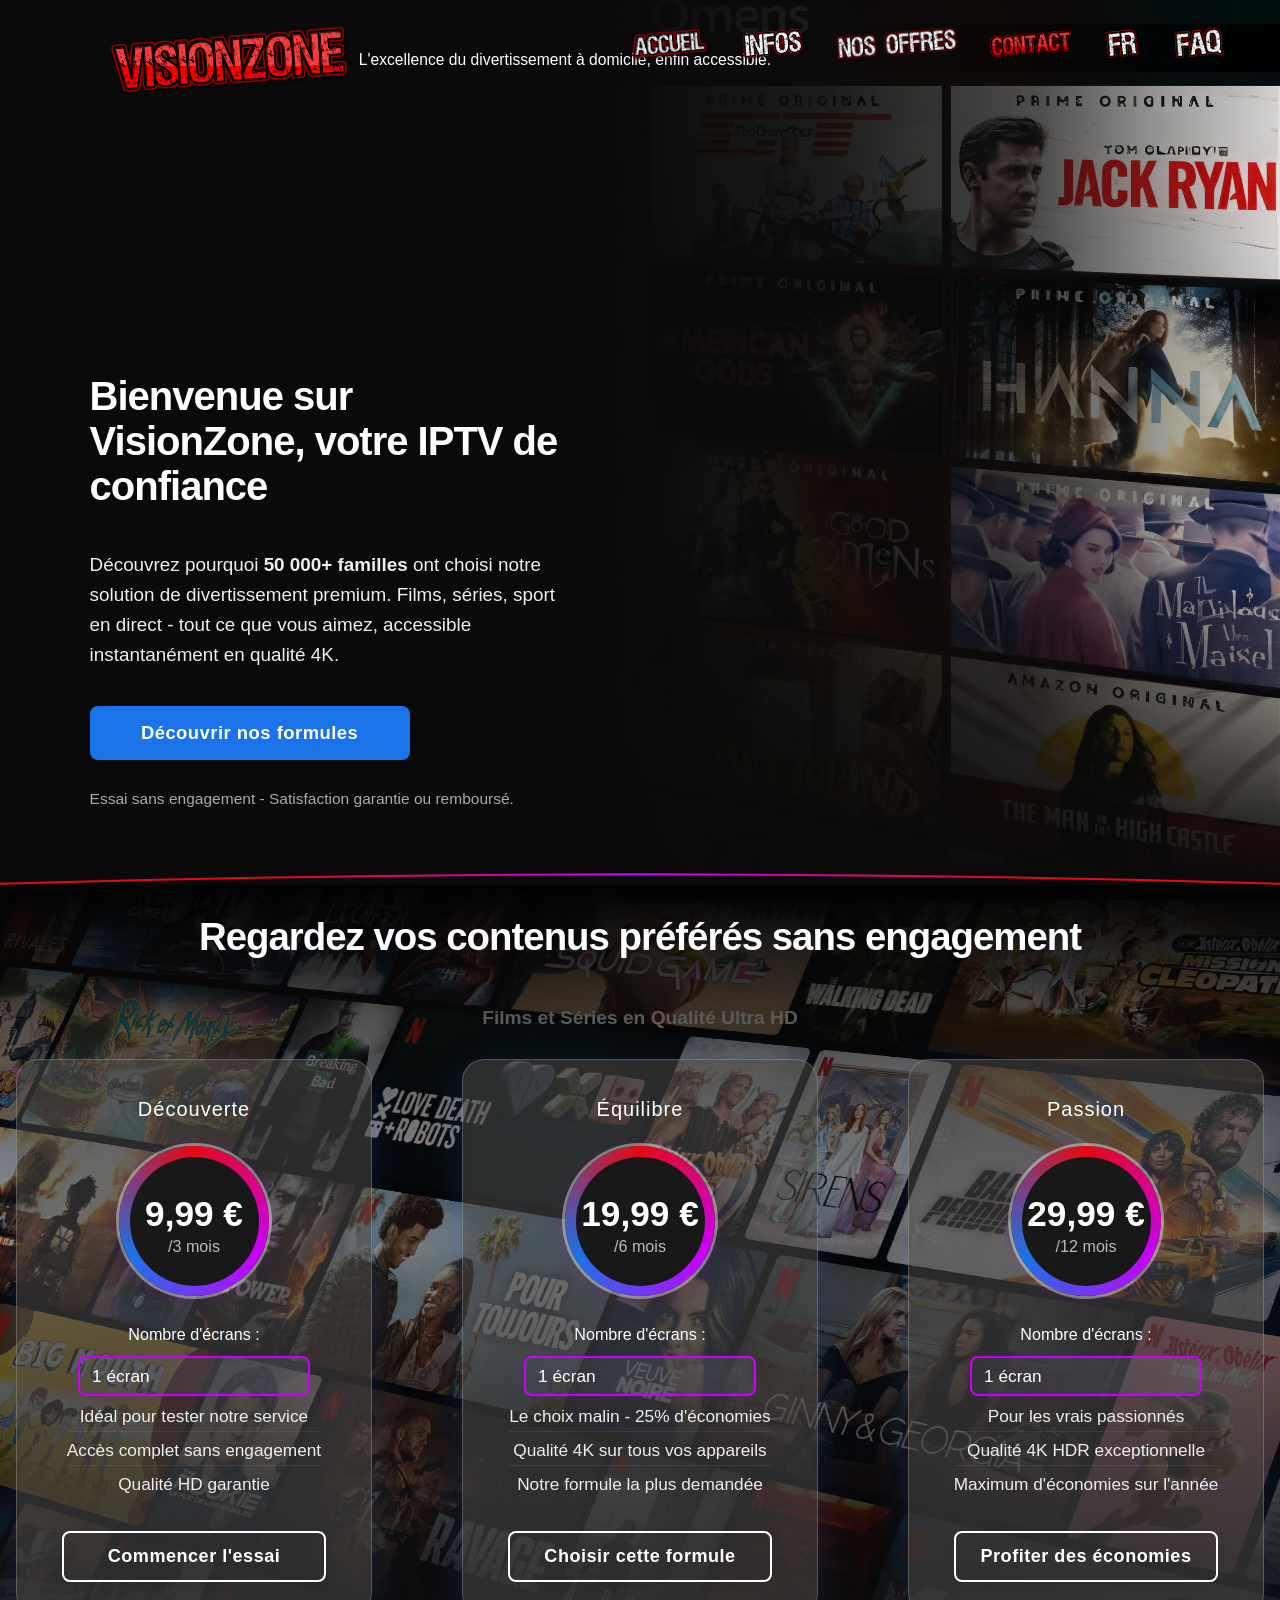
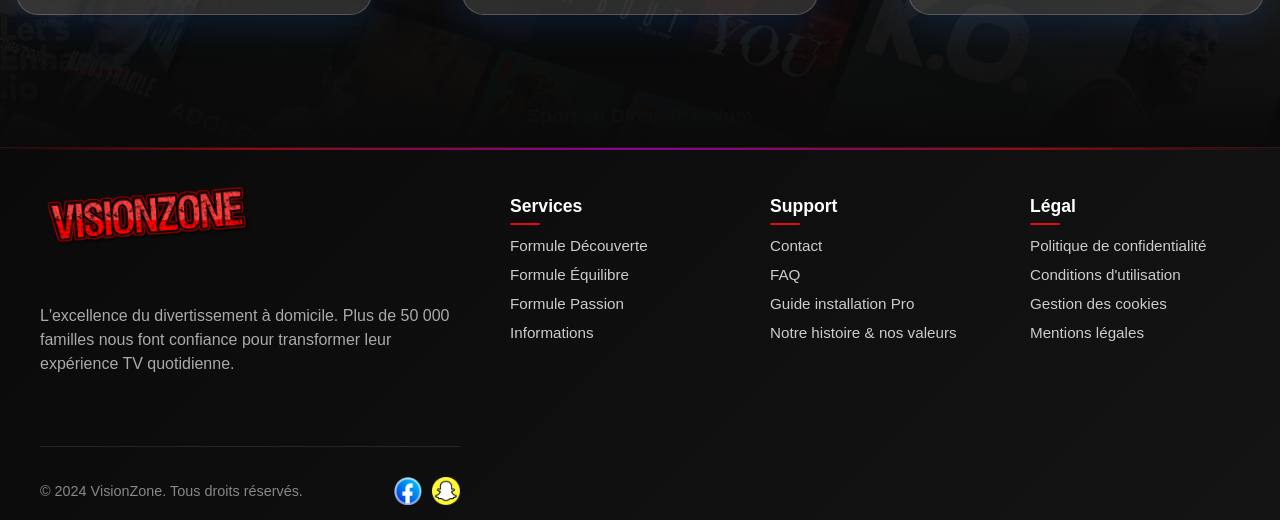
<file: index.html>
<!DOCTYPE html>
<html lang="fr">
<head>
  <meta charset="UTF-8">
  <meta name="viewport" content="width=device-width, initial-scale=1.0">
  <title>Abonnement IPTV, Séries & Films en direct HD – VisionZone</title>
  <link rel="canonical" href="https://bosta95.github.io/site/">
  <meta name="description" content="Découvrez VisionZone, votre service IPTV par abonnement : chaînes TV, films, séries, sport et replay en direct HD. Profitez d'une expérience TV sans limite.">
  <meta name="keywords" content="iptv abonnement, films direct, séries direct, sport direct, visionzone, iptv hd, divertissement, replay tv">
  <meta property="og:title" content="VisionZone – IPTV abonnement, Séries & Films en direct HD">
  <meta property="og:description" content="Découvrez VisionZone, votre service IPTV par abonnement : chaînes TV, films, séries, sport et replay en direct HD. Profitez d'une expérience TV sans limite.">
  <meta property="og:type" content="website">
<meta property="og:image:width" content="1200">
  <meta property="og:image:height" content="630">
  <meta property="og:site_name" content="VisionZone">
  <meta name="twitter:card" content="summary_large_image">
  <meta name="twitter:title" content="VisionZone – IPTV abonnement, Séries & Films en direct HD">
  <meta name="twitter:description" content="Découvrez VisionZone, votre service IPTV par abonnement : chaînes TV, films, séries, sport et replay en direct HD. Profitez d'une expérience TV sans limite.">
<meta name="robots" content="index, follow">
  <link rel="stylesheet" href="./style.css">
  <link rel="icon" type="image/x-icon" href="favicon.ico">
  <link rel="icon" type="image/png" sizes="48x48" href="favicon.png">
  
  <!-- Schema.org structured data -->
</head>
<body>
  <div class="nf-floating-header">
    <div class="nf-floating-left">
      <img src="./imgs/visionzone.png" alt="VisionZone Logo" class="nf-logo-img" style="height: 95px; margin-right: 12px; margin-top: -2px;">
      <span id="slogan" class="premium-slogan" style="font-size:0.98rem; margin-left:-10px; margin-top:33px; display:inline-block; vertical-align: middle;">L'excellence du divertissement à domicile, enfin accessible.</span>
    </div>
    <div class="nf-floating-header-bg"></div>
    
    <!-- Menu burger pour mobile -->
    <button class="mobile-menu-toggle" id="mobile-menu-toggle">
      <div class="burger-icon">
        <div class="burger-line"></div>
        <div class="burger-line"></div>
        <div class="burger-line"></div>
      </div>
    </button>
    
    <!-- Menu déroulant mobile -->
    <div class="mobile-menu-dropdown" id="mobile-menu-dropdown">
      <a href="index.html" class="mobile-menu-item">
        <img src="./imgs/accueil.png" alt="Accueil">
        Accueil
      </a>
      <a href="astuces-infos.html" class="mobile-menu-item">
        <img src="./imgs/infos.png" alt="Infos">
        Informations
      </a>
      <a href="#offers-section" class="mobile-menu-item">
        <img src="./imgs/nosoffres.png" alt="Nos offres">
        Nos Offres
      </a>
      <a href="contact.html" class="mobile-menu-item">
        <img src="./imgs/contact.png" alt="Contact">
        Contact
      </a>
      <a href="faq.html" class="mobile-menu-item">
        <img src="./imgs/faq.png" alt="FAQ">
        FAQ
      </a>
      <div style="border-top: 1px solid rgba(255,255,255,0.1); padding: 15px 20px;">
        <div style="display: flex; gap: 15px; justify-content: center; align-items: center;">
          <button class="mobile-lang-btn active" data-lang="fr" style="background: none; border: 2px solid #e50914; color: #e50914; padding: 8px 12px; border-radius: 6px; cursor: pointer; font-size: 0.9rem; font-weight: bold; transition: all 0.3s ease;">
            FR
          </button>
          <button class="mobile-lang-btn" data-lang="en" style="background: none; border: 2px solid rgba(255,255,255,0.3); color: rgba(255,255,255,0.7); padding: 8px 12px; border-radius: 6px; cursor: pointer; font-size: 0.9rem; font-weight: bold; transition: all 0.3s ease;">
            EN
          </button>
        </div>
      </div>
    </div>
    
    <!-- Menu desktop (caché sur mobile) -->
    <div class="nf-floating-right">
      <a href="index.html" id="menu-home" class="nf-btn-home-img" style="display:inline-block;"><img src="./imgs/accueil.png" alt="Accueil" style="height:90px;width:90px;object-fit:contain;vertical-align:middle;"></a>
      <a href="astuces-infos.html" id="menu-infos" class="nf-btn-infos-img" style="display:inline-block;"><img src="./imgs/infos.png" alt="Infos" style="height:70px;width:70px;object-fit:contain;vertical-align:middle;"></a>
      <a href="#offers-section" id="menu-offers" class="nf-btn-offers-img" style="display:inline-block;"><img src="./imgs/nosoffres.png" alt="Nos offres" style="height:130px;width:130px;object-fit:contain;vertical-align:middle;"></a>
      <a href="contact.html" id="menu-contact" class="nf-btn-contact-img" style="display:inline-block;"><img src="./imgs/contact.png" alt="Contact" style="height:90px;width:90px;object-fit:contain;vertical-align:middle;"></a>
      <div class="nf-lang-select-wrapper" style="position: relative; z-index: 102;">
        <img src="./imgs/FR.png" alt="Français" id="lang-btn-img" style="height:45px;width:45px;object-fit:contain;vertical-align:middle;cursor:pointer;">
        <div id="lang-dropdown" class="lang-dropdown" style="display:none; position:absolute; top:60px; left:0; background:#181818; border-radius:8px; box-shadow:0 2px 8px rgba(0,0,0,0.18); min-width:120px; z-index:103;">
          <div class="lang-option" data-lang="fr" style="padding:12px 22px; color:#fff; cursor:pointer;">Français</div>
          <div class="lang-option" data-lang="en" style="padding:12px 22px; color:#fff; cursor:pointer;">English</div>
        </div>
      </div>
      <a href="faq.html" id="menu-faq" class="nf-btn-faq-img" style="display:inline-block;"><img src="./imgs/faq.png" alt="FAQ" style="height:60px;width:60px;object-fit:contain;vertical-align:middle;"></a>
    </div>
  </div>
  <div class="immersive-bg">
    <div class="immersive-content">
      <div class="immersive-text">
        <h1 id="main-title">Bienvenue sur VisionZone, votre IPTV de confiance</h1>
        <p id="main-desc">Découvrez pourquoi <strong>50 000+ familles</strong> ont choisi notre solution de divertissement premium. Films, séries, sport en direct - tout ce que vous aimez, accessible instantanément en qualité 4K.</p>
        <a href="offre-3mois.html" id="main-btn" class="immersive-btn">Découvrir nos formules</a>
        <div id="main-note" class="immersive-note">Essai sans engagement - Satisfaction garantie ou remboursé.</div>
      </div>
      <div class="immersive-image">
        <img src="./imgs/pub.jpg" alt="Films, séries et sport en streaming 4K - VisionZone" />
        <div class="image-fade"></div>
      </div>
    </div>
  </div>
  <!-- LIGNE DE SEPARATION -->
  <div class="offers-separator">
    <svg viewBox="0 0 1920 30" width="100%" height="30" fill="none" xmlns="http://www.w3.org/2000/svg" style="display:block;">
      <defs>
        <linearGradient id="offers-glow" x1="0" y1="0" x2="1920" y2="0" gradientUnits="userSpaceOnUse">
          <stop offset="0" stop-color="#e50914"/>
          <stop offset="0.20" stop-color="#e50914"/>
          <stop offset="0.50" stop-color="#c800ff"/>
          <stop offset="0.80" stop-color="#e50914"/>
          <stop offset="1" stop-color="#e50914"/>
        </linearGradient>
      </defs>
      <filter id="glow" x="-20" y="-20" width="1960" height="70" filterUnits="userSpaceOnUse">
        <feGaussianBlur stdDeviation="6" result="coloredBlur"/>
        <feMerge>
          <feMergeNode in="coloredBlur"/>
          <feMergeNode in="SourceGraphic"/>
        </feMerge>
      </filter>
      <path d="M0,28 Q960,0 1920,28" stroke="url(#offers-glow)" stroke-width="3" fill="none"/>
    </svg>
  </div>
  
  <!-- SECTION AVEC FOND -->
  <div class="offers-background-section" id="offers-section">
    <!-- OFFRES PREMIUM -->
    <h2 class="offers-title">Regardez vos contenus préférés sans engagement</h2>
    <h3 style="color:#fff;font-size:1.2rem;margin:30px 0 20px 0;text-align:center;font-weight:600;">Films et Séries en Qualité Ultra HD</h3>
    <div class="premium-offers-cards">
      <div class="premium-offer-card">
        <div class="offer-title">Découverte</div>
        <div class="offer-price-circle spin1">
          <div class="offer-price-inner">
            <span>9,99&nbsp;€</span>
            <small>/3 mois</small>
          </div>
        </div>
        <label for="screens-basic" style="color:#fff;font-size:1.01rem;margin-bottom:2px;">Nombre d'écrans :</label>
        <select class="premium-offer-select" id="screens-basic">
          <option value="1">1 écran</option>
          <option value="2">2 écrans</option>
          <option value="3">3 écrans</option>
          <option value="4">4 écrans</option>
        </select>
        <ul class="offer-features">
          <li>Idéal pour tester notre service</li>
          <li>Accès complet sans engagement</li>
          <li>Qualité HD garantie</li>
        </ul>
        <a href="#" class="premium-offer-btn" id="btn-basic">Commencer l'essai</a>
      </div>
      <div class="premium-offer-card">
        <div class="offer-title">Équilibre</div>
        <div class="offer-price-circle spin2">
          <div class="offer-price-inner">
            <span>19,99&nbsp;€</span>
            <small>/6 mois</small>
          </div>
        </div>
        <label for="screens-premium" style="color:#fff;font-size:1.01rem;margin-bottom:2px;">Nombre d'écrans :</label>
        <select class="premium-offer-select" id="screens-premium">
          <option value="1">1 écran</option>
          <option value="2">2 écrans</option>
          <option value="3">3 écrans</option>
          <option value="4">4 écrans</option>
        </select>
        <ul class="offer-features">
          <li>Le choix malin - 25% d'économies</li>
          <li>Qualité 4K sur tous vos appareils</li>
          <li>Notre formule la plus demandée</li>
        </ul>
        <a href="#" class="premium-offer-btn" id="btn-premium">Choisir cette formule</a>
      </div>
      <div class="premium-offer-card">
        <div class="offer-title">Passion</div>
        <div class="offer-price-circle spin3">
          <div class="offer-price-inner">
            <span>29,99&nbsp;€</span>
            <small>/12 mois</small>
          </div>
        </div>
        <label for="screens-ultra" style="color:#fff;font-size:1.01rem;margin-bottom:2px;">Nombre d'écrans :</label>
        <select class="premium-offer-select" id="screens-ultra">
          <option value="1">1 écran</option>
          <option value="2">2 écrans</option>
          <option value="3">3 écrans</option>
          <option value="4">4 écrans</option>
        </select>
        <ul class="offer-features">
          <li>Pour les vrais passionnés</li>
          <li>Qualité 4K HDR exceptionnelle</li>
          <li>Maximum d'économies sur l'année</li>
        </ul>
        <a href="#" class="premium-offer-btn" id="btn-ultra">Profiter des économies</a>
      </div>
    </div>
    <h3 style="color:#fff;font-size:1.2rem;margin:30px 0 20px 0;text-align:center;font-weight:600;">Sport en Direct Premium</h3>
  </div>

  <!-- FOOTER PREMIUM -->
  <footer class="premium-footer">
    <div class="footer-container">
      <!-- Colonne Marque -->
      <div class="footer-brand">
        <div class="footer-logo">
          <img src="./imgs/visionzone.png" alt="VisionZone - Solution de Divertissement Premium" style="height: 80px; width: auto;">
        </div>
        <p class="footer-tagline" id="footer-tagline">L'excellence du divertissement à domicile. Plus de 50 000 familles nous font confiance pour transformer leur expérience TV quotidienne.</p>
      </div>
      
      <!-- Colonne Services -->
      <div class="footer-section">
        <h3 class="footer-title" id="footer-services-title">Services</h3>
        <div class="footer-links">
          <a href="offre-3mois.html" class="footer-link" id="footer-link-discovery">Formule Découverte</a>
          <a href="offre-6mois.html" class="footer-link" id="footer-link-balance">Formule Équilibre</a>
          <a href="offre-12mois.html" class="footer-link" id="footer-link-passion">Formule Passion</a>
          <a href="astuces-infos.html" class="footer-link" id="footer-link-info">Informations</a>
        </div>
      </div>
      
      <!-- Colonne Support -->
      <div class="footer-section">
        <h3 class="footer-title" id="footer-support-title">Support</h3>
        <div class="footer-links">
          <a href="contact.html" class="footer-link" id="footer-link-contact">Contact</a>
          <a href="faq.html" class="footer-link" id="footer-link-faq">FAQ</a>
          <a href="installation-facile-rapide.html" class="footer-link">Guide installation Pro</a>
          <a href="qui-sommes-nous.html" class="footer-link">Notre histoire &amp; nos valeurs</a>
        </div>
      </div>
      
      <!-- Colonne Légal -->
      <div class="footer-section">
        <h3 class="footer-title" id="footer-legal-title">Légal</h3>
        <div class="footer-links">
          <a href="confidentialite.html" class="footer-link" id="footer-link-privacy">Politique de confidentialité</a>
          <a href="conditions.html" class="footer-link" id="footer-link-terms">Conditions d'utilisation</a>
          <a href="cookies.html" class="footer-link" id="footer-link-cookies">Gestion des cookies</a>
          <a href="mentions-legales.html" class="footer-link" id="footer-link-mentions">Mentions légales</a>
        </div>
      </div>
    </div>
    
    <!-- Bas du footer -->
    <div class="footer-container">
      <div class="footer-bottom">
        <div class="footer-copyright" id="footer-copyright">
          © 2024 VisionZone. Tous droits réservés.
        </div>
        <div class="footer-social" style="gap:10px;">
          <a href="https://www.facebook.com/groups/1740808673190199?locale=fr_FR" target="_blank" rel="noopener" title="Rejoignez notre communauté Facebook VisionZone">
            <img src="./imgs/facebook.png" alt="Facebook VisionZone" style="width:28px;height:28px;object-fit:contain;vertical-align:middle;">
          </a>
          <a href="https://www.snapchat.com/add/dyuka.953" target="_blank" rel="noopener" title="Suivez-nous sur Snapchat">
            <img src="./imgs/snap.png" alt="Snapchat VisionZone" style="width:28px;height:28px;object-fit:contain;vertical-align:middle;">
          </a>
        </div>
      </div>
    </div>
  </footer>

  <!-- Scripts -->
  <script src="./js/main.js"></script>
  <script src="./js/offres.js"></script>
  
  <!-- Script pour le menu burger -->
  <script>
    // Gestion du menu burger
    const mobileMenuToggle = document.getElementById('mobile-menu-toggle');
    const mobileMenuDropdown = document.getElementById('mobile-menu-dropdown');
    
    mobileMenuToggle.addEventListener('click', function(e) {
      e.preventDefault();
      e.stopPropagation();
      mobileMenuToggle.classList.toggle('active');
      mobileMenuDropdown.classList.toggle('active');
    });
    
    // Fermer le menu si on clique ailleurs
    document.addEventListener('click', function(event) {
      if (!mobileMenuToggle.contains(event.target) && !mobileMenuDropdown.contains(event.target)) {
        mobileMenuToggle.classList.remove('active');
        mobileMenuDropdown.classList.remove('active');
      }
    });
    
    // Fermer le menu après clic sur un lien
    const mobileMenuItems = document.querySelectorAll('.mobile-menu-item');
    mobileMenuItems.forEach(item => {
      item.addEventListener('click', function() {
        if (this.getAttribute('href')) {
          mobileMenuToggle.classList.remove('active');
          mobileMenuDropdown.classList.remove('active');
        }
      });
    });
    
    // Gestion simple des boutons de langue
    const langBtns = document.querySelectorAll('.mobile-lang-btn');
    
    langBtns.forEach(btn => {
      btn.addEventListener('click', function() {
        // Retirer l'état actif de tous les boutons
        langBtns.forEach(b => {
          b.classList.remove('active');
          b.style.border = '2px solid rgba(255,255,255,0.3)';
          b.style.color = 'rgba(255,255,255,0.7)';
        });
        
        // Activer le bouton cliqué
        this.classList.add('active');
        this.style.border = '2px solid #e50914';
        this.style.color = '#e50914';
        
        // Utiliser la fonction de traduction existante de main.js
        const lang = this.dataset.lang;
        updateLanguage(lang);
        
        // Fermer le menu
        mobileMenuToggle.classList.remove('active');
        mobileMenuDropdown.classList.remove('active');
      });
    });
  </script>
  
  <script>
  document.getElementById('btn-basic').addEventListener('click', function(e) {
    e.preventDefault();
    var nbEcrans = document.getElementById('screens-basic').value;
    window.location.href = 'offre-3mois.html?ecrans=' + nbEcrans;
  });
  
  document.getElementById('btn-premium').addEventListener('click', function(e) {
    e.preventDefault();
    var nbEcrans = document.getElementById('screens-premium').value;
    window.location.href = 'offre-6mois.html?ecrans=' + nbEcrans;
  });
  
  document.getElementById('btn-ultra').addEventListener('click', function(e) {
    e.preventDefault();
    var nbEcrans = document.getElementById('screens-ultra').value;
    window.location.href = 'offre-12mois.html?ecrans=' + nbEcrans;
  });
  </script>
</body>
</html>
</file>
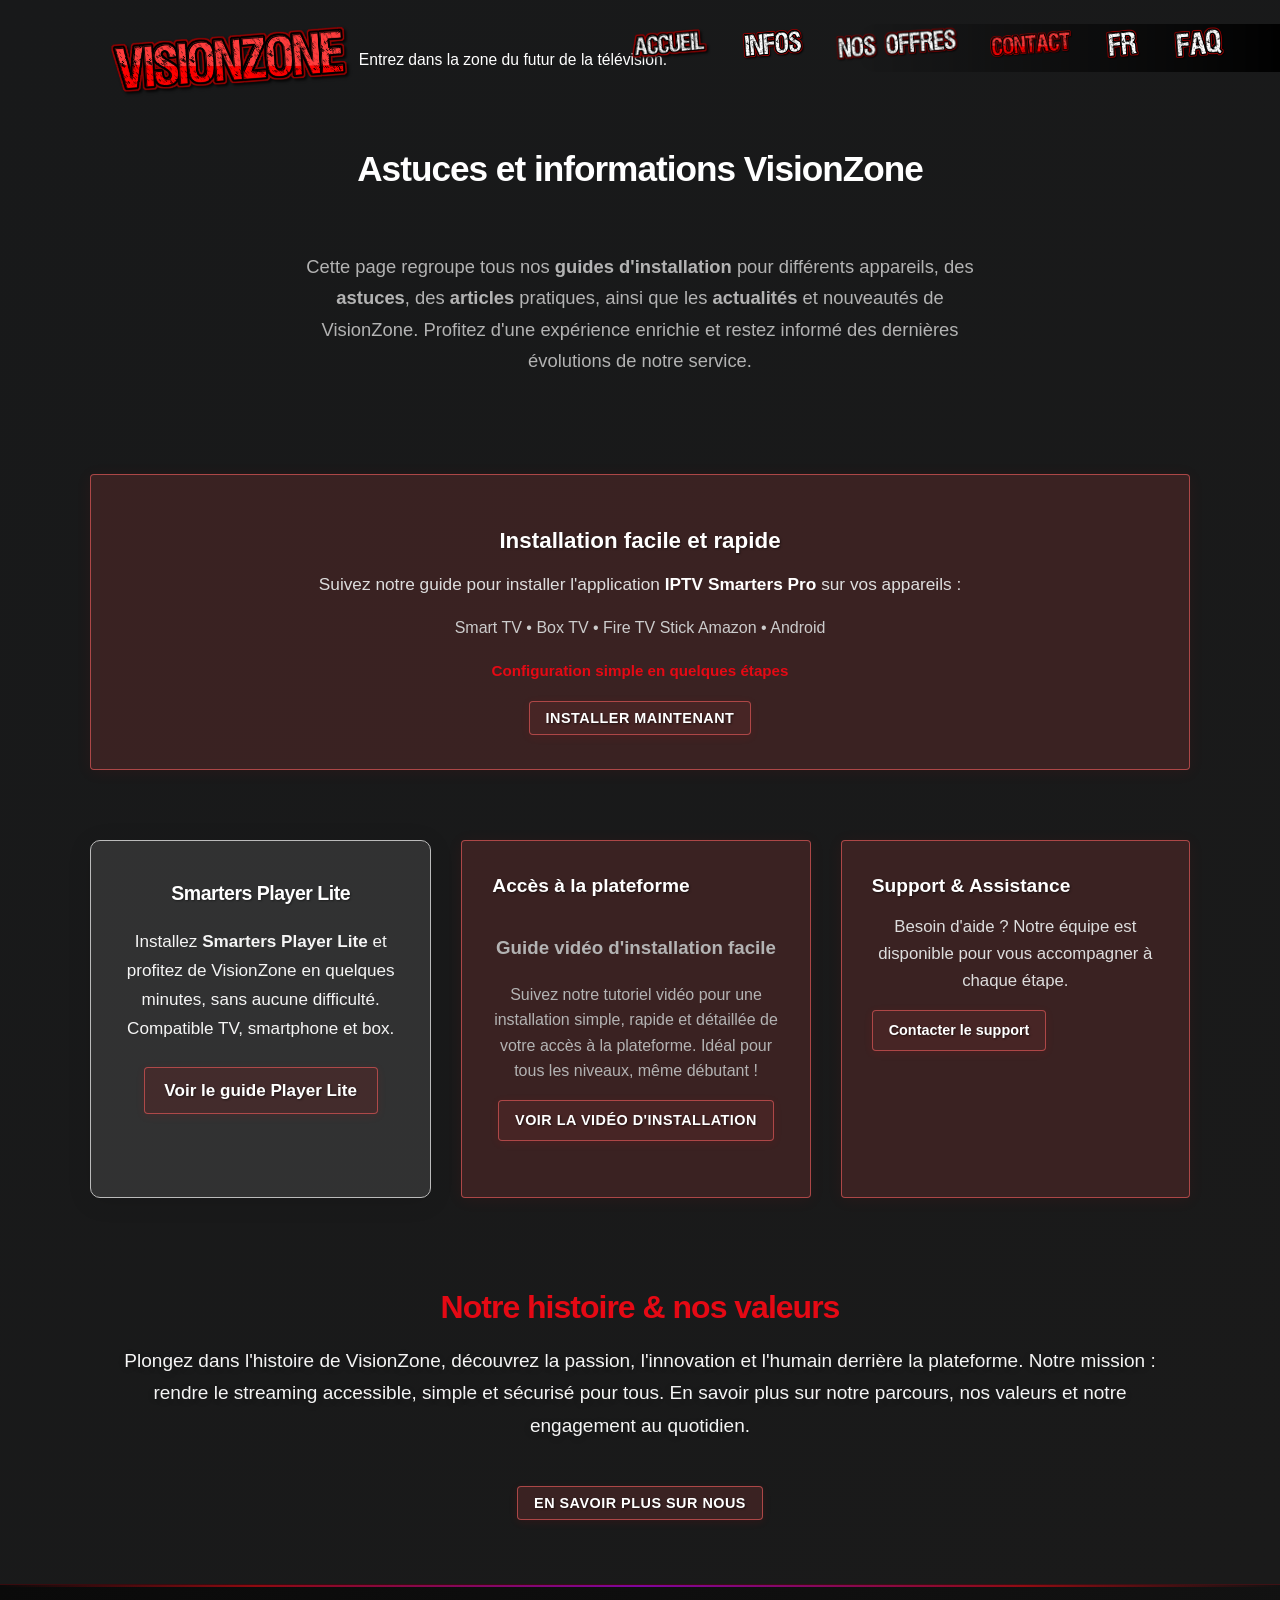
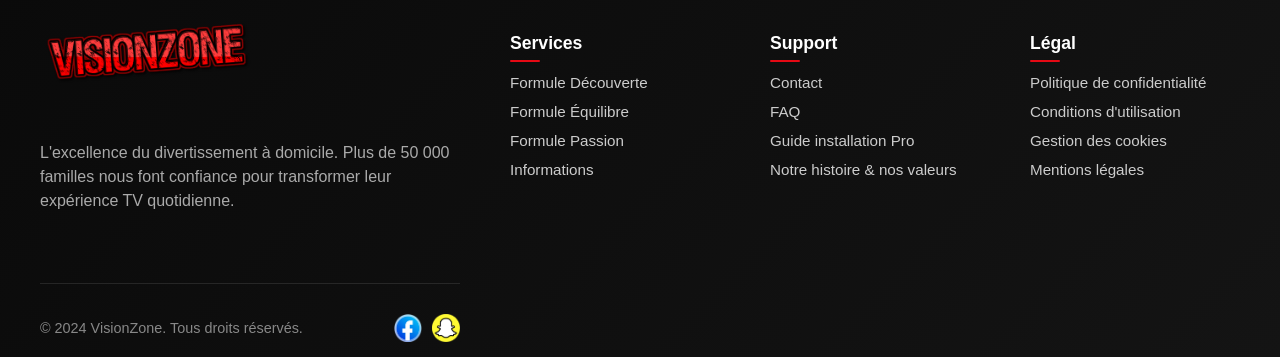
<file: astuces-infos.html>
<!DOCTYPE html>
<html lang="fr">
<head>
  <meta charset="UTF-8">
  <meta name="viewport" content="width=device-width, initial-scale=1.0">
  <title>Astuces IPTV & Infos – Conseils VisionZone</title>
  <meta name="description" content="Découvrez nos astuces, conseils et informations pour optimiser votre expérience IPTV VisionZone et résoudre les problèmes courants.">
  <link rel="canonical" href="https://bosta95.github.io/site/astuces-infos.html">
  <meta name="keywords" content="à propos VisionZone, histoire streaming, mission entreprise, équipe VisionZone, innovation divertissement">
  <meta property="og:title" content="Astuces IPTV & Infos – Conseils VisionZone">
  <meta property="og:description" content="Découvrez nos astuces, conseils et informations pour optimiser votre expérience IPTV VisionZone et résoudre les problèmes courants.">
  <meta property="og:type" content="website">
<meta property="og:site_name" content="VisionZone">
  <meta name="twitter:card" content="summary">
  <meta name="twitter:title" content="Astuces IPTV & Infos – Conseils VisionZone">
  <meta name="twitter:description" content="Découvrez nos astuces, conseils et informations pour optimiser votre expérience IPTV VisionZone et résoudre les problèmes courants.">
<meta name="robots" content="index, follow">
  <link rel="stylesheet" href="./style.css">
  <link rel="icon" type="image/x-icon" href="favicon.ico">
  <link rel="icon" type="image/png" sizes="48x48" href="favicon.png">
  <style>
    .infos-section {
      min-height: 100vh;
      background: linear-gradient(135deg, #18191a 0%, #1a1a1a 100%);
      padding: 120px 20px 60px;
      position: relative;
      overflow: hidden;
    }
    .infos-container {
      max-width: 1100px;
      margin: 0 auto;
      display: flex;
      flex-direction: column;
      gap: 50px;
      position: relative;
      z-index: 2;
    }
    .dev-bio {
      max-width: 1300px;
      margin: 0 auto 0 auto;
      background: none;
      border-radius: 0;
      box-shadow: none;
      padding: 0 10px;
      display: block;
      font-family: 'Montserrat', Arial, sans-serif;
      text-align: center;
    }
    .dev-bio-content h2 {
      font-size: 2rem;
      color: #e50914;
      margin-bottom: 18px;
      font-weight: 700;
      letter-spacing: -1px;
      text-align: center;
    }
    .dev-bio-content p {
      color: #f5f5f5;
      font-size: 1.19rem;
      line-height: 1.7;
      font-weight: 500;
      margin-bottom: 2.3em;
      text-shadow: 0 2px 8px rgba(0,0,0,0.13);
      text-align: center;
    }
    .dev-bio-content {
      display: block;
    }
    .infos-links {
      display: flex;
      flex-wrap: wrap;
      gap: 30px;
      justify-content: center;
    }
    .infos-link-card {
      background: rgba(255,255,255,0.06);
      border-radius: 14px;
      padding: 32px 28px;
      min-width: 260px;
      max-width: 320px;
      flex: 1 1 260px;
      box-shadow: 0 2px 16px rgba(229,9,20,0.07);
      display: flex;
      flex-direction: column;
      align-items: flex-start;
      transition: transform 0.2s, box-shadow 0.2s;
      border: 1.5px solid transparent;
    }
    .infos-link-card:hover {
      transform: translateY(-6px) scale(1.03);
      box-shadow: 0 8px 32px rgba(229,9,20,0.13);
      border: 1.5px solid #e50914;
    }
    .infos-link-title {
      font-size: 1.25rem;
      color: #fff;
      font-weight: 600;
      margin-bottom: 10px;
    }
    .infos-link-desc {
      color: #b3b3b3;
      font-size: 1rem;
      margin-bottom: 18px;
    }
    .infos-link-btn {
      background: linear-gradient(45deg, #e50914, #ff4d00);
      color: #fff;
      border: none;
      padding: 12px 28px;
      border-radius: 24px;
      font-size: 1rem;
      font-weight: 600;
      cursor: pointer;
      text-decoration: none;
      transition: background 0.2s, box-shadow 0.2s;
      box-shadow: 0 2px 8px rgba(229,9,20,0.10);
    }
    .infos-link-btn:hover {
      background: linear-gradient(45deg, #ff4d00, #e50914);
      box-shadow: 0 4px 16px rgba(229,9,20,0.18);
    }
    .install-section {
      background: rgba(255,255,255,0.04);
      border-radius: 18px;
      padding: 36px 32px;
      margin-top: 30px;
      text-align: center;
      box-shadow: 0 2px 16px rgba(229,9,20,0.07);
    }
    .install-section h3 {
      color: #fff;
      font-size: 1.5rem;
      margin-bottom: 18px;
      font-weight: 700;
    }
    .install-section p {
      color: #b3b3b3;
      font-size: 1.08rem;
      margin-bottom: 22px;
    }
    .install-link-btn {
      background: linear-gradient(45deg, #e50914, #ff4d00);
      color: #fff;
      border: none;
      padding: 14px 38px;
      border-radius: 28px;
      font-size: 1.1rem;
      font-weight: 700;
      cursor: pointer;
      text-decoration: none;
      transition: background 0.2s, box-shadow 0.2s;
      box-shadow: 0 2px 8px rgba(229,9,20,0.10);
    }
    .install-link-btn:hover {
      background: linear-gradient(45deg, #ff4d00, #e50914);
      box-shadow: 0 4px 16px rgba(229,9,20,0.18);
    }
    @media (max-width: 900px) {
      .infos-container {
        gap: 30px;
      }
      .dev-bio {
        flex-direction: column;
        align-items: flex-start;
        gap: 18px;
      }
      .infos-links {
        flex-direction: column;
        align-items: stretch;
      }
    }
    .btn-faq-style {
      background: rgba(80, 40, 40, 0.6);
      color: #fff;
      padding: 8px 16px;
      border-radius: 4px;
      text-decoration: none;
      font-size: 0.9rem;
      transition: all 0.3s ease;
      border: 1px solid rgba(200, 80, 80, 0.8);
      text-shadow: 1px 1px 2px rgba(0,0,0,0.5);
      display: inline-block;
      font-weight: 600;
    }
    .btn-faq-style:hover {
      background: rgba(120, 40, 40, 0.8);
      color: #fff;
      transform: translateY(-2px) scale(1.03);
      box-shadow: 0 4px 16px rgba(229,9,20,0.18);
    }
  </style>
</head>
<body>
  <div class="nf-floating-header">
    <div class="nf-floating-left">
      <a href="index.html" style="text-decoration: none;">
        <img src="./imgs/visionzone.png" alt="VisionZone Logo" class="nf-logo-img" style="height: 70px; margin-right: 12px; margin-top: -2px;">
      </a>
      <span id="slogan" class="premium-slogan" style="font-size:0.98rem; margin-left:-10px; margin-top:33px; display:inline-block; vertical-align: middle;">Entrez dans la zone du futur de la télévision.</span>
    </div>
    <div class="nf-floating-header-bg"></div>
    
    <!-- Menu burger pour mobile -->
    <button class="mobile-menu-toggle" id="mobile-menu-toggle">
      <div class="burger-icon">
        <div class="burger-line"></div>
        <div class="burger-line"></div>
        <div class="burger-line"></div>
      </div>
    </button>
    
    <!-- Menu déroulant mobile -->
    <div class="mobile-menu-dropdown" id="mobile-menu-dropdown">
      <a href="index.html" class="mobile-menu-item">
        <img src="./imgs/accueil.png" alt="Accueil">
        Accueil
      </a>
      <a href="astuces-infos.html" class="mobile-menu-item">
        <img src="./imgs/infos.png" alt="Infos">
        Informations
      </a>
      <a href="index.html#offers-section" class="mobile-menu-item">
        <img src="./imgs/nosoffres.png" alt="Nos offres">
        Nos Offres
      </a>
      <a href="contact.html" class="mobile-menu-item">
        <img src="./imgs/contact.png" alt="Contact">
        Contact
      </a>
      <a href="faq.html" class="mobile-menu-item">
        <img src="./imgs/faq.png" alt="FAQ">
        FAQ
      </a>
      <div style="border-top: 1px solid rgba(255,255,255,0.1); padding: 15px 20px;">
        <div style="display: flex; gap: 15px; justify-content: center; align-items: center;">
          <button class="mobile-lang-btn active" data-lang="fr" style="background: none; border: 2px solid #e50914; color: #e50914; padding: 8px 12px; border-radius: 6px; cursor: pointer; font-size: 0.9rem; font-weight: bold; transition: all 0.3s ease;">
            FR
          </button>
          <button class="mobile-lang-btn" data-lang="en" style="background: none; border: 2px solid rgba(255,255,255,0.3); color: rgba(255,255,255,0.7); padding: 8px 12px; border-radius: 6px; cursor: pointer; font-size: 0.9rem; font-weight: bold; transition: all 0.3s ease;">
            EN
          </button>
        </div>
      </div>
    </div>
    
    <!-- Menu desktop (caché sur mobile) -->
    <div class="nf-floating-right">
      <a href="index.html" id="menu-home" class="nf-btn-home-img" style="display:inline-block;"><img src="./imgs/accueil.png" alt="Accueil" style="height:90px;width:90px;object-fit:contain;vertical-align:middle;"></a>
      <a href="astuces-infos.html" id="menu-infos" class="nf-btn-infos-img" style="display:inline-block;"><img src="./imgs/infos.png" alt="Infos" style="height:70px;width:70px;object-fit:contain;vertical-align:middle;"></a>
                    <a href="index.html#offers-section" id="menu-offers" class="nf-btn-offers-img" style="display:inline-block;"><img src="./imgs/nosoffres.png" alt="Nos offres" style="height:130px;width:130px;object-fit:contain;vertical-align:middle;"></a>
      <a href="contact.html" id="menu-contact" class="nf-btn-contact-img" style="display:inline-block;"><img src="./imgs/contact.png" alt="Contact" style="height:90px;width:90px;object-fit:contain;vertical-align:middle;"></a>
      <div class="nf-lang-select-wrapper" style="position: relative; z-index: 102;">
        <img src="./imgs/FR.png" alt="Français" id="lang-btn-img" style="height:45px;width:45px;object-fit:contain;vertical-align:middle;cursor:pointer;">
        <div id="lang-dropdown" class="lang-dropdown" style="display:none; position:absolute; top:60px; left:0; background:#181818; border-radius:8px; box-shadow:0 2px 8px rgba(0,0,0,0.18); min-width:120px; z-index:103;">
          <div class="lang-option" data-lang="fr" style="padding:12px 22px; color:#fff; cursor:pointer;">Français</div>
          <div class="lang-option" data-lang="en" style="padding:12px 22px; color:#fff; cursor:pointer;">English</div>
        </div>
      </div>
      <a href="faq.html" id="menu-faq" class="nf-btn-faq-img" style="display:inline-block;"><img src="./imgs/faq.png" alt="FAQ" style="height:60px;width:60px;object-fit:contain;vertical-align:middle;"></a>
    </div>
  </div>

  <a href="index.html" class="faq-back-arrow" aria-label="Retour à l'accueil">
    <svg width="38" height="38" viewBox="0 0 38 38" fill="none" xmlns="http://www.w3.org/2000/svg">
      <circle cx="19" cy="19" r="19" fill="rgba(229,9,20,0.13)"/>
      <path d="M23 11L15 19L23 27" stroke="#E50914" stroke-width="3.2" stroke-linecap="round" stroke-linejoin="round"/>
    </svg>
  </a>

  <section class="infos-section">
    <div class="infos-container">
      <h1 style="color:#fff; font-size:2.2rem; font-weight:800; margin-bottom:12px; text-align:center; letter-spacing:-1px;">Astuces et informations VisionZone</h1>
      <p style="color:#b3b3b3; font-size:1.15rem; text-align:center; max-width:700px; margin:0 auto 18px auto; line-height:1.7;">
        Cette page regroupe tous nos <strong>guides d'installation</strong> pour différents appareils, des <strong>astuces</strong>, des <strong>articles</strong> pratiques, ainsi que les <strong>actualités</strong> et nouveautés de VisionZone. Profitez d'une expérience enrichie et restez informé des dernières évolutions de notre service.
      </p>
      <!-- Section installation incitative - EN PREMIÈRE POSITION -->
      <div class="install-section" style="background: rgba(80, 40, 40, 0.6); border-radius: 4px; border: 1px solid rgba(200, 80, 80, 0.8); padding: 30px; text-align: center; margin-bottom: 20px;">
        <h3 style="color: #fff; font-size: 1.4rem; margin-bottom: 15px; font-weight: 600; text-shadow: 1px 1px 2px rgba(0,0,0,0.5);">Installation facile et rapide</h3>
        <p style="color: #ddd; font-size: 1.08rem; margin-bottom: 15px; line-height: 1.6;">Suivez notre guide pour installer l'application <strong style="color: #fff;">IPTV Smarters Pro</strong> sur vos appareils :</p>
        <div style="color: #ccc; font-size: 1rem; margin-bottom: 20px; line-height: 1.8;">
          Smart TV • Box TV • Fire TV Stick Amazon • Android
        </div>
        <p style="color: #e50914; font-size: 0.95rem; font-weight: 600; margin-bottom: 22px;">Configuration simple en quelques étapes</p>
        <a href="installation-facile-rapide.html" class="install-link-btn btn-faq-style">Installer maintenant</a>
      </div>
      <!-- Déplacement du bloc des 3 cartes ici -->
      <div class="infos-links">
        <div class="infos-link-card" style="color: #eee; font-size: 1.08rem; margin-bottom: 15px; line-height: 1.7; background: rgba(60, 60, 60, 0.7); border-radius: 10px; border: 1.5px solid #bbb; padding: 36px 26px 30px 26px; text-align: center; box-shadow: 0 4px 24px rgba(0,0,0,0.10); display: flex; flex-direction: column; align-items: center;">
          <div class="infos-link-title" style="color: #fff; font-size: 1.22rem; margin-bottom: 16px; font-weight: 700; text-shadow: 1px 1px 2px rgba(0,0,0,0.4); letter-spacing: -0.5px;">Smarters Player Lite</div>
          <div class="infos-link-desc" style="color: #f5f5f5; font-size: 1.07rem; margin-bottom: 24px; line-height: 1.7;">
            Installez <strong>Smarters Player Lite</strong> et profitez de VisionZone en quelques minutes, sans aucune difficulté.<br>
            Compatible TV, smartphone et box.
          </div>
          <div style="width:100%;display:flex;justify-content:center;">
            <a href="installation-player-lite.html" class="infos-link-btn btn-faq-style" style="margin:0 auto;min-width:200px;font-size:1.07rem;font-weight:700;">Voir le guide Player Lite</a>
          </div>
        </div>
        <div class="infos-link-card" style="color: #ddd; font-size: 1.08rem; margin-bottom: 15px; line-height: 1.6; background: rgba(80, 40, 40, 0.6); border-radius: 4px; border: 1px solid rgba(200, 80, 80, 0.8); padding: 30px; text-align: center;">
          <div class="infos-link-title" style="color: #fff; font-size: 1.2rem; margin-bottom: 12px; font-weight: 600; text-shadow: 1px 1px 2px rgba(0,0,0,0.5);">Accès à la plateforme</div>
          <div class="infos-link-desc">
            <h3>Guide vidéo d'installation facile</h3>
            <p>Suivez notre tutoriel vidéo pour une installation simple, rapide et détaillée de votre accès à la plateforme. Idéal pour tous les niveaux, même débutant !</p>
            <a href="https://www.youtube.com/watch?v=FI_G8y5EsDs&t=180s" class="install-link-btn btn-faq-style" target="_blank">Voir la vidéo d'installation</a>
          </div>
        </div>
        <div class="infos-link-card" style="color: #ddd; font-size: 1.08rem; margin-bottom: 15px; line-height: 1.6; background: rgba(80, 40, 40, 0.6); border-radius: 4px; border: 1px solid rgba(200, 80, 80, 0.8); padding: 30px; text-align: center;">
          <div class="infos-link-title" style="color: #fff; font-size: 1.2rem; margin-bottom: 12px; font-weight: 600; text-shadow: 1px 1px 2px rgba(0,0,0,0.5);">Support & Assistance</div>
          <div class="infos-link-desc" style="color: #ddd; font-size: 1.05rem; margin-bottom: 15px; line-height: 1.6;">Besoin d'aide ? Notre équipe est disponible pour vous accompagner à chaque étape.</div>
          <a href="https://ton-deuxieme-site.com/support" class="infos-link-btn btn-faq-style" target="_blank">Contacter le support</a>
        </div>
      </div>
      <!-- Présentation développeur -->
      <div class="dev-bio">
        <div class="dev-bio-content">
          <h2>Notre histoire & nos valeurs</h2>
          <p>Plongez dans l'histoire de VisionZone, découvrez la passion, l'innovation et l'humain derrière la plateforme. Notre mission : rendre le streaming accessible, simple et sécurisé pour tous. En savoir plus sur notre parcours, nos valeurs et notre engagement au quotidien.</p>
          <a href="qui-sommes-nous.html" class="install-link-btn btn-faq-style">En savoir plus sur nous</a>
        </div>
      </div>
    </div>
  </section>

  <script src="./js/main.js"></script>
  
  <!-- Script pour le menu burger -->
  <script>
    // Gestion du menu burger
    const mobileMenuToggle = document.getElementById('mobile-menu-toggle');
    const mobileMenuDropdown = document.getElementById('mobile-menu-dropdown');
    
    mobileMenuToggle.addEventListener('click', function(e) {
      e.preventDefault();
      e.stopPropagation();
      mobileMenuToggle.classList.toggle('active');
      mobileMenuDropdown.classList.toggle('active');
    });
    
    // Fermer le menu si on clique ailleurs
    document.addEventListener('click', function(event) {
      if (!mobileMenuToggle.contains(event.target) && !mobileMenuDropdown.contains(event.target)) {
        mobileMenuToggle.classList.remove('active');
        mobileMenuDropdown.classList.remove('active');
      }
    });
    
    // Fermer le menu après clic sur un lien
    const mobileMenuItems = document.querySelectorAll('.mobile-menu-item');
    mobileMenuItems.forEach(item => {
      item.addEventListener('click', function() {
        if (this.getAttribute('href')) {
          mobileMenuToggle.classList.remove('active');
          mobileMenuDropdown.classList.remove('active');
        }
      });
    });
    
    // Gestion simple des boutons de langue
    const langBtns = document.querySelectorAll('.mobile-lang-btn');
    
    langBtns.forEach(btn => {
      btn.addEventListener('click', function() {
        // Retirer l'état actif de tous les boutons
        langBtns.forEach(b => {
          b.classList.remove('active');
          b.style.border = '2px solid rgba(255,255,255,0.3)';
          b.style.color = 'rgba(255,255,255,0.7)';
        });
        
        // Activer le bouton cliqué
        this.classList.add('active');
        this.style.border = '2px solid #e50914';
        this.style.color = '#e50914';
        
        // Utiliser la fonction de traduction existante de main.js
        const lang = this.dataset.lang;
        updateLanguage(lang);
        
        // Fermer le menu
        mobileMenuToggle.classList.remove('active');
        mobileMenuDropdown.classList.remove('active');
      });
    });
  </script>

  <!-- FOOTER PREMIUM -->
  <footer class="premium-footer">
    <div class="footer-container">
      <!-- Colonne Marque -->
      <div class="footer-brand">
        <div class="footer-logo">
          <img src="./imgs/visionzone.png" alt="VisionZone Logo" style="height: 80px; width: auto;">
        </div>
        <p class="footer-tagline" id="footer-tagline">L'excellence du divertissement à domicile. Plus de 50 000 familles nous font confiance pour transformer leur expérience TV quotidienne.</p>
      </div>
      
      <!-- Colonne Services -->
      <div class="footer-section">
        <h3 class="footer-title" id="footer-services-title">Services</h3>
        <div class="footer-links">
          <a href="offre-3mois.html" class="footer-link" id="footer-link-discovery">Formule Découverte</a>
          <a href="offre-6mois.html" class="footer-link" id="footer-link-balance">Formule Équilibre</a>
          <a href="offre-12mois.html" class="footer-link" id="footer-link-passion">Formule Passion</a>
          <a href="astuces-infos.html" class="footer-link" id="footer-link-info">Informations</a>
        </div>
      </div>
      
      <!-- Colonne Support -->
      <div class="footer-section">
        <h3 class="footer-title" id="footer-support-title">Support</h3>
        <div class="footer-links">
          <a href="contact.html" class="footer-link" id="footer-link-contact">Contact</a>
          <a href="faq.html" class="footer-link" id="footer-link-faq">FAQ</a>
          <a href="installation-facile-rapide.html" class="footer-link">Guide installation Pro</a>
          <a href="qui-sommes-nous.html" class="footer-link">Notre histoire &amp; nos valeurs</a>
        </div>
      </div>
      
      <!-- Colonne Légal -->
      <div class="footer-section">
        <h3 class="footer-title" id="footer-legal-title">Légal</h3>
        <div class="footer-links">
          <a href="confidentialite.html" class="footer-link" id="footer-link-privacy">Politique de confidentialité</a>
          <a href="conditions.html" class="footer-link" id="footer-link-terms">Conditions d'utilisation</a>
          <a href="cookies.html" class="footer-link" id="footer-link-cookies">Gestion des cookies</a>
          <a href="mentions-legales.html" class="footer-link" id="footer-link-mentions">Mentions légales</a>
        </div>
      </div>
    </div>
    
    <!-- Bas du footer -->
    <div class="footer-container">
      <div class="footer-bottom">
        <div class="footer-copyright" id="footer-copyright">
          © 2024 VisionZone. Tous droits réservés.
        </div>
        <div class="footer-social" style="gap:10px;">
          <a href="https://www.facebook.com/groups/1740808673190199?locale=fr_FR" target="_blank" rel="noopener" title="Facebook VisionZone">
            <img src="./imgs/facebook.png" alt="Facebook" style="width:28px;height:28px;object-fit:contain;vertical-align:middle;">
          </a>
          <a href="https://www.snapchat.com/add/dyuka.953" target="_blank" rel="noopener" title="Snapchat dyuka.953">
            <img src="./imgs/snap.png" alt="Snapchat" style="width:28px;height:28px;object-fit:contain;vertical-align:middle;">
          </a>
        </div>
      </div>
    </div>
  </footer>

</body>
</html>
</file>
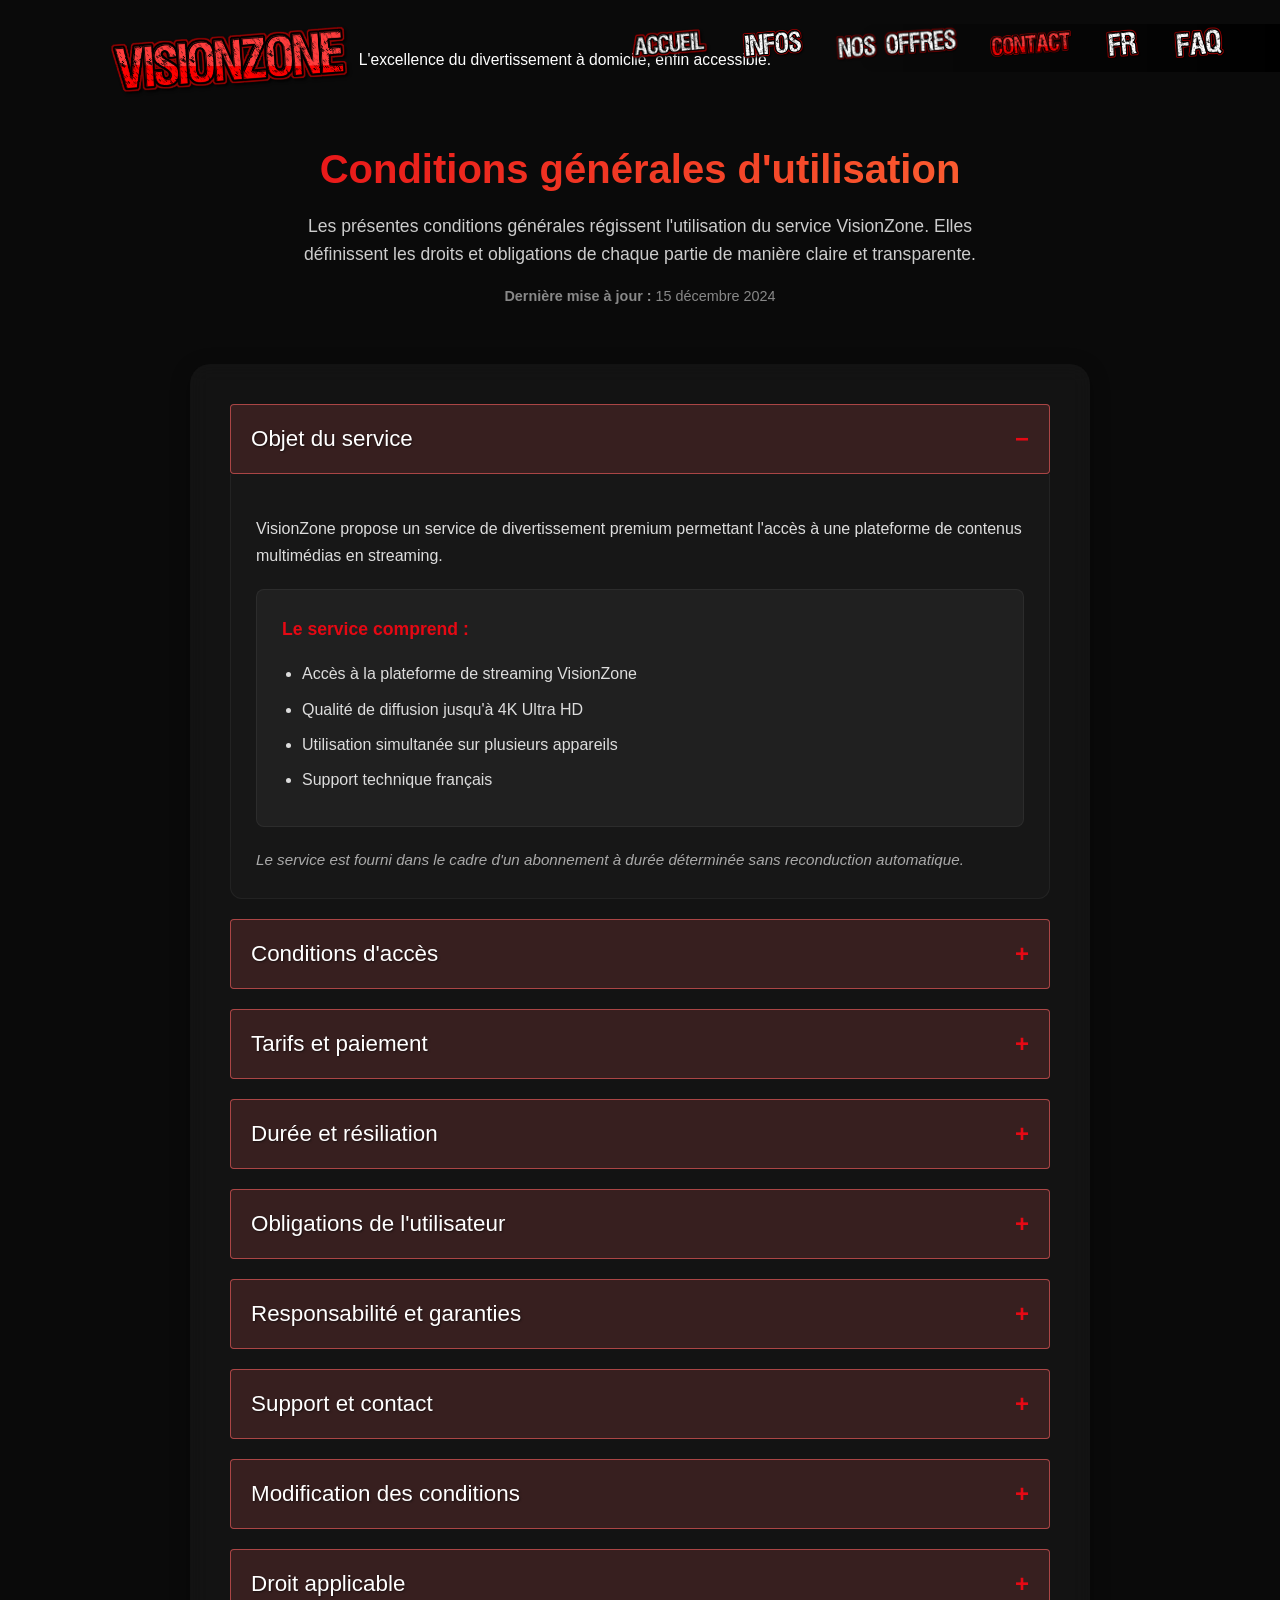
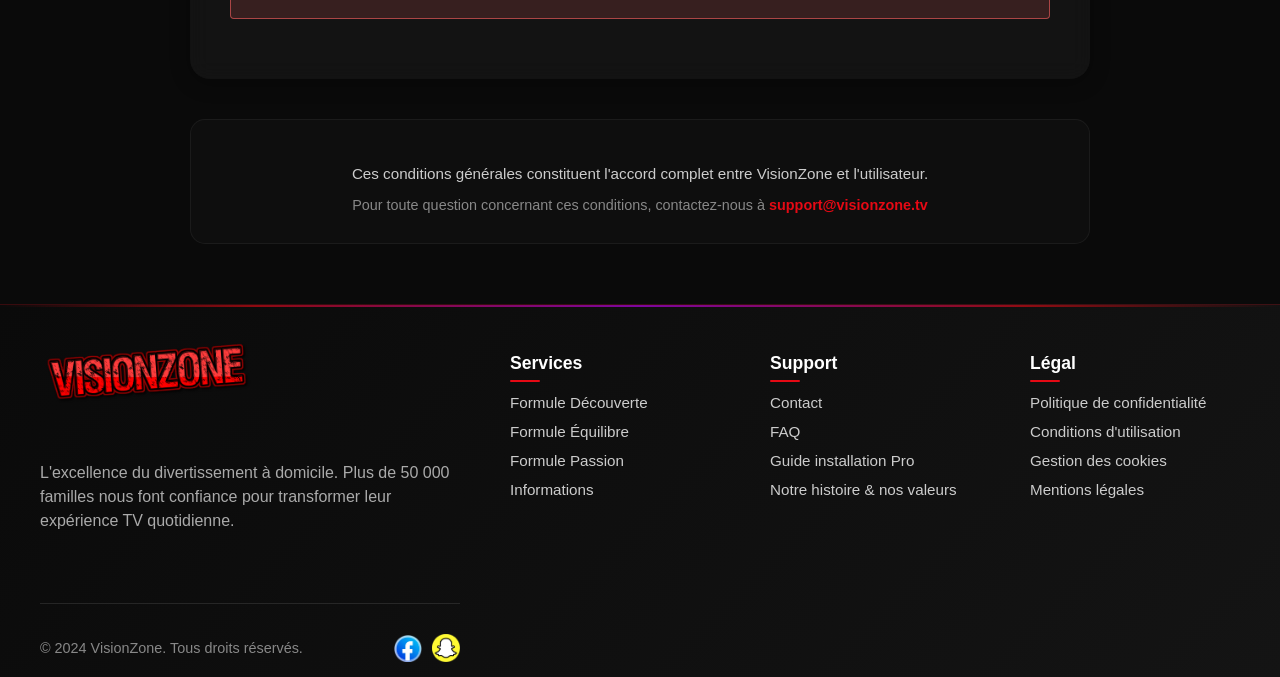
<file: conditions.html>
<!DOCTYPE html>
<html lang="fr">
<head>
  <meta charset="UTF-8">
  <meta name="viewport" content="width=device-width, initial-scale=1.0">
  <title>Conditions générales d'utilisation – VisionZone</title>
  <meta name="description" content="Lisez les conditions générales d'utilisation du service VisionZone IPTV : droits, obligations et informations contractuelles.">
  <link rel="canonical" href="https://bosta95.github.io/site/conditions.html">
  <meta name="keywords" content="conditions générales, termes utilisation, VisionZone, service streaming, contrat, abonnement premium">
  <meta property="og:title" content="Conditions générales d'utilisation – VisionZone">
  <meta property="og:description" content="Lisez les conditions générales d'utilisation du service VisionZone IPTV : droits, obligations et informations contractuelles.">
  <meta property="og:type" content="website">
<meta property="og:image:width" content="1200">
  <meta property="og:image:height" content="630">
  <meta property="og:site_name" content="VisionZone">
  <meta name="twitter:card" content="summary_large_image">
  <meta name="twitter:title" content="Conditions générales d'utilisation – VisionZone">
  <meta name="twitter:description" content="Lisez les conditions générales d'utilisation du service VisionZone IPTV : droits, obligations et informations contractuelles.">
<meta name="robots" content="index, follow">
<link rel="stylesheet" href="./style.css">
  <link rel="icon" type="image/x-icon" href="favicon.ico">
  <link rel="icon" type="image/png" sizes="48x48" href="favicon.png">
  
  <!-- Schema.org structured data -->
</head>
<body>
  <div class="nf-floating-header">
    <div class="nf-floating-left">
      <img src="./imgs/visionzone.png" alt="VisionZone Logo" class="nf-logo-img" style="height: 95px; margin-right: 12px; margin-top: -2px;">
      <span id="slogan" class="premium-slogan" style="font-size:0.98rem; margin-left:-10px; margin-top:33px; display:inline-block; vertical-align: middle;">L'excellence du divertissement à domicile, enfin accessible.</span>
    </div>
    <div class="nf-floating-header-bg"></div>
    
    <!-- Menu burger pour mobile -->
    <button class="mobile-menu-toggle" id="mobile-menu-toggle">
      <div class="burger-icon">
        <div class="burger-line"></div>
        <div class="burger-line"></div>
        <div class="burger-line"></div>
      </div>
    </button>
    
    <!-- Menu déroulant mobile -->
    <div class="mobile-menu-dropdown" id="mobile-menu-dropdown">
      <a href="index.html" class="mobile-menu-item">
        <img src="./imgs/accueil.png" alt="Accueil">
        Accueil
      </a>
      <a href="astuces-infos.html" class="mobile-menu-item">
        <img src="./imgs/infos.png" alt="Infos">
        Informations
      </a>
      <a href="index.html#offers-section" class="mobile-menu-item">
        <img src="./imgs/nosoffres.png" alt="Nos offres">
        Nos Offres
      </a>
      <a href="contact.html" class="mobile-menu-item">
        <img src="./imgs/contact.png" alt="Contact">
        Contact
      </a>
      <a href="faq.html" class="mobile-menu-item">
        <img src="./imgs/faq.png" alt="FAQ">
        FAQ
      </a>
      <div style="border-top: 1px solid rgba(255,255,255,0.1); padding: 15px 20px;">
        <div style="display: flex; gap: 15px; justify-content: center; align-items: center;">
          <button class="mobile-lang-btn active" data-lang="fr" style="background: none; border: 2px solid #e50914; color: #e50914; padding: 8px 12px; border-radius: 6px; cursor: pointer; font-size: 0.9rem; font-weight: bold; transition: all 0.3s ease;">
            FR
          </button>
          <button class="mobile-lang-btn" data-lang="en" style="background: none; border: 2px solid rgba(255,255,255,0.3); color: rgba(255,255,255,0.7); padding: 8px 12px; border-radius: 6px; cursor: pointer; font-size: 0.9rem; font-weight: bold; transition: all 0.3s ease;">
            EN
          </button>
        </div>
      </div>
    </div>
    
    <!-- Menu desktop (caché sur mobile) -->
    <div class="nf-floating-right">
      <a href="index.html" id="menu-home" class="nf-btn-home-img" style="display:inline-block;"><img src="./imgs/accueil.png" alt="Accueil" style="height:90px;width:90px;object-fit:contain;vertical-align:middle;"></a>
      <a href="astuces-infos.html" id="menu-infos" class="nf-btn-infos-img" style="display:inline-block;"><img src="./imgs/infos.png" alt="Infos" style="height:70px;width:70px;object-fit:contain;vertical-align:middle;"></a>
      <a href="index.html#offers-section" id="menu-offers" class="nf-btn-offers-img" style="display:inline-block;"><img src="./imgs/nosoffres.png" alt="Nos offres" style="height:130px;width:130px;object-fit:contain;vertical-align:middle;"></a>
      <a href="contact.html" id="menu-contact" class="nf-btn-contact-img" style="display:inline-block;"><img src="./imgs/contact.png" alt="Contact" style="height:90px;width:90px;object-fit:contain;vertical-align:middle;"></a>
      <div class="nf-lang-select-wrapper" style="position: relative; z-index: 102;">
        <img src="./imgs/FR.png" alt="Français" id="lang-btn-img" style="height:45px;width:45px;object-fit:contain;vertical-align:middle;cursor:pointer;">
        <div id="lang-dropdown" class="lang-dropdown" style="display:none; position:absolute; top:60px; left:0; background:#181818; border-radius:8px; box-shadow:0 2px 8px rgba(0,0,0,0.18); min-width:120px; z-index:103;">
          <div class="lang-option" data-lang="fr" style="padding:12px 22px; color:#fff; cursor:pointer;">Français</div>
          <div class="lang-option" data-lang="en" style="padding:12px 22px; color:#fff; cursor:pointer;">English</div>
        </div>
      </div>
      <a href="faq.html" id="menu-faq" class="nf-btn-faq-img" style="display:inline-block;"><img src="./imgs/faq.png" alt="FAQ" style="height:60px;width:60px;object-fit:contain;vertical-align:middle;"></a>
    </div>
  </div>

  <!-- Flèche de retour -->
  <a href="index.html" class="faq-back-arrow" style="position: fixed; top: 50%; left: 20px; transform: translateY(-50%); z-index: 1000; text-decoration: none; transition: all 0.3s ease;">
    <svg width="50" height="50" viewBox="0 0 50 50" fill="none" xmlns="http://www.w3.org/2000/svg">
      <circle cx="25" cy="25" r="24" fill="rgba(229,9,20,0.13)" stroke="#E50914" stroke-width="2"/>
      <path d="M30 15 L20 25 L30 35" stroke="#E50914" stroke-width="3" stroke-linecap="round" stroke-linejoin="round"/>
    </svg>
  </a>

  <!-- Contenu principal -->
  <div style="min-height: 100vh; background: #0a0a0a; padding: 120px 20px 60px 20px;">
    <div style="max-width: 900px; margin: 0 auto;">
      
      <!-- En-tête -->
      <div style="text-align: center; margin-bottom: 60px;">
        <h1 id="terms-title" style="font-size: 2.5rem; font-weight: 700; color: #fff; margin-bottom: 20px; background: linear-gradient(135deg, #e50914, #ff6b35); -webkit-background-clip: text; -webkit-text-fill-color: transparent; background-clip: text;">
          Conditions générales d'utilisation
        </h1>
        <p id="terms-subtitle" style="font-size: 1.1rem; color: #ccc; line-height: 1.6; max-width: 700px; margin: 0 auto;">
          Les présentes conditions générales régissent l'utilisation du service VisionZone. Elles définissent les droits et obligations de chaque partie de manière claire et transparente.
        </p>
        <div style="margin-top: 20px; font-size: 0.9rem; color: #888;">
          <strong>Dernière mise à jour :</strong> <span id="terms-date">15 décembre 2024</span>
        </div>
      </div>

      <!-- Contenu des conditions -->
      <div style="background: rgba(255,255,255,0.04); border-radius: 20px; padding: 40px; box-shadow: 0 4px 20px rgba(0,0,0,0.3); backdrop-filter: blur(10px);">
        
        <!-- Section 1 : Objet du service -->
        <div class="terms-section" style="margin-bottom: 20px;">
          <div class="terms-header" onclick="toggleSection('section1')" style="cursor: pointer; display: flex; align-items: center; justify-content: space-between; padding: 20px; background: rgba(80, 40, 40, 0.6); border-radius: 4px; border: 1px solid rgba(200, 80, 80, 0.8); transition: all 0.3s ease;">
            <h2 id="section1-title" style="font-size: 1.4rem; font-weight: 400; color: #fff; margin: 0; display: flex; align-items: center; gap: 12px; text-shadow: 1px 1px 2px rgba(0,0,0,0.5);">
              Objet du service
            </h2>
            <div class="toggle-icon" id="toggle1" style="color: #e50914; font-size: 1.5rem; font-weight: bold; transition: transform 0.3s ease;">+</div>
          </div>
          <div class="terms-content" id="section1-content" style="display: none; padding: 25px; color: #ddd; line-height: 1.7; font-size: 1rem; background: rgba(255,255,255,0.02); border-radius: 0 0 12px 12px; border: 1px solid rgba(255,255,255,0.05); border-top: none;">
            <p style="margin-bottom: 20px;">VisionZone propose un service de divertissement premium permettant l'accès à une plateforme de contenus multimédias en streaming.</p>
            
            <div style="background: rgba(255,255,255,0.04); padding: 25px; border-radius: 8px; border: 1px solid rgba(255,255,255,0.06); margin-bottom: 20px;">
              <h4 style="color: #e50914; margin: 0 0 15px 0; font-size: 1.1rem; font-weight: 600;">Le service comprend :</h4>
              <ul style="margin: 0; padding-left: 20px; color: #ddd;">
                <li style="margin-bottom: 8px;">Accès à la plateforme de streaming VisionZone</li>
                <li style="margin-bottom: 8px;">Qualité de diffusion jusqu'à 4K Ultra HD</li>
                <li style="margin-bottom: 8px;">Utilisation simultanée sur plusieurs appareils</li>
                <li style="margin-bottom: 8px;">Support technique français</li>
              </ul>
            </div>
            
            <p style="margin: 0; font-size: 0.95rem; color: #aaa; font-style: italic;">Le service est fourni dans le cadre d'un abonnement à durée déterminée sans reconduction automatique.</p>
          </div>
        </div>

        <!-- Section 2 : Conditions d'accès -->
        <div class="terms-section" style="margin-bottom: 20px;">
          <div class="terms-header" onclick="toggleSection('section2')" style="cursor: pointer; display: flex; align-items: center; justify-content: space-between; padding: 20px; background: rgba(80, 40, 40, 0.6); border-radius: 4px; border: 1px solid rgba(200, 80, 80, 0.8); transition: all 0.3s ease;">
            <h2 id="section2-title" style="font-size: 1.4rem; font-weight: 400; color: #fff; margin: 0; display: flex; align-items: center; gap: 12px; text-shadow: 1px 1px 2px rgba(0,0,0,0.5);">
              Conditions d'accès
            </h2>
            <div class="toggle-icon" id="toggle2" style="color: #e50914; font-size: 1.5rem; font-weight: bold; transition: transform 0.3s ease;">+</div>
          </div>
          <div class="terms-content" id="section2-content" style="display: none; padding: 25px; color: #ddd; line-height: 1.7; font-size: 1rem; background: rgba(255,255,255,0.02); border-radius: 0 0 12px 12px; border: 1px solid rgba(255,255,255,0.05); border-top: none;">
            <div style="margin-bottom: 20px;">
              <h5 style="color: #ccc; margin: 0 0 10px 0; font-size: 1rem; font-weight: 500;">Inscription</h5>
              <p style="margin: 0 0 15px 20px; color: #ddd; font-size: 0.95rem;">L'accès au service nécessite une inscription avec une adresse email valide. Aucune autre information personnelle n'est requise.</p>
            </div>
            
            <div style="margin-bottom: 20px;">
              <h5 style="color: #ccc; margin: 0 0 10px 0; font-size: 1rem; font-weight: 500;">Âge minimum</h5>
              <p style="margin: 0 0 15px 20px; color: #ddd; font-size: 0.95rem;">Le service est accessible aux personnes majeures ou aux mineurs avec autorisation parentale.</p>
            </div>
            
            <div style="margin-bottom: 20px;">
              <h5 style="color: #ccc; margin: 0 0 10px 0; font-size: 1rem; font-weight: 500;">Prérequis techniques</h5>
              <p style="margin: 0 0 15px 20px; color: #ddd; font-size: 0.95rem;">Connexion internet stable recommandée : 25 Mbps pour la qualité 4K, 10 Mbps pour le Full HD.</p>
              <p style="margin: 0 0 15px 20px; color: #ddd; font-size: 0.95rem;">Installation d'une application compatible avec les codes MegaOTT.net :</p>
              <ul style="margin: 0 0 15px 40px; padding-left: 20px; color: #ddd; font-size: 0.95rem;">
                <li style="margin-bottom: 6px;"><strong>Smart TV :</strong> Smart IPTV, IPTV Smarters Pro, TiviMate</li>
                <li style="margin-bottom: 6px;"><strong>Android/iOS :</strong> IPTV Smarters Pro, GSE Smart IPTV, Perfect Player</li>
                <li style="margin-bottom: 6px;"><strong>PC/Mac :</strong> VLC Media Player, IPTV Smarters Pro, Kodi</li>
                <li style="margin-bottom: 6px;"><strong>Box TV :</strong> IPTV Smarters Pro, TiviMate, Perfect Player</li>
              </ul>
            </div>
          </div>
        </div>

        <!-- Section 3 : Tarifs et paiement -->
        <div class="terms-section" style="margin-bottom: 20px;">
          <div class="terms-header" onclick="toggleSection('section3')" style="cursor: pointer; display: flex; align-items: center; justify-content: space-between; padding: 20px; background: rgba(80, 40, 40, 0.6); border-radius: 4px; border: 1px solid rgba(200, 80, 80, 0.8); transition: all 0.3s ease;">
                        <h2 id="section3-title" style="font-size: 1.4rem; font-weight: 400; color: #fff; margin: 0; display: flex; align-items: center; gap: 12px; text-shadow: 1px 1px 2px rgba(0,0,0,0.5);">
              Tarifs et paiement
            </h2>
            <div class="toggle-icon" id="toggle3" style="color: #e50914; font-size: 1.5rem; font-weight: bold; transition: transform 0.3s ease;">+</div>
          </div>
          <div class="terms-content" id="section3-content" style="display: none; padding: 25px; color: #ddd; line-height: 1.7; font-size: 1rem; background: rgba(255,255,255,0.02); border-radius: 0 0 12px 12px; border: 1px solid rgba(255,255,255,0.05); border-top: none;">
            <div style="background: rgba(255,255,255,0.04); padding: 25px; border-radius: 8px; border: 1px solid rgba(255,255,255,0.06); margin-bottom: 20px;">
              <h4 style="color: #e50914; margin: 0 0 15px 0; font-size: 1.1rem; font-weight: 600;">Nos formules :</h4>
              <ul style="margin: 0; padding-left: 20px; color: #ddd;">
                <li style="margin-bottom: 8px;"><strong>Découverte (3 mois) :</strong> 9,99€ - Idéal pour tester le service</li>
                <li style="margin-bottom: 8px;"><strong>Équilibre (6 mois) :</strong> 19,99€ - Le meilleur rapport qualité-prix</li>
                <li style="margin-bottom: 8px;"><strong>Passion (12 mois) :</strong> 29,99€ - Maximum d'économies</li>
              </ul>
            </div>
            
            <div style="margin-bottom: 20px;">
              <h5 style="color: #ccc; margin: 0 0 10px 0; font-size: 1rem; font-weight: 500;">Modalités de paiement</h5>
              <p style="margin: 0 0 15px 20px; color: #ddd; font-size: 0.95rem;">Le paiement s'effectue en une seule fois lors de la souscription. Aucune reconduction automatique.</p>
            </div>
            
            <div style="background: rgba(255,255,255,0.04); padding: 20px; border-radius: 8px; border: 1px solid rgba(255,255,255,0.06);">
              <h5 style="color: #e50914; margin: 0 0 10px 0; font-size: 1rem; font-weight: 500;">Transparence totale</h5>
              <p style="margin: 0; color: #ddd; font-size: 0.95rem;">Aucun frais caché, aucune surprise. Le prix affiché est le prix final, support et mises à jour inclus.</p>
            </div>
          </div>
        </div>

        <!-- Section 4 : Durée et résiliation -->
        <div class="terms-section" style="margin-bottom: 20px;">
          <div class="terms-header" onclick="toggleSection('section4')" style="cursor: pointer; display: flex; align-items: center; justify-content: space-between; padding: 20px; background: rgba(80, 40, 40, 0.6); border-radius: 4px; border: 1px solid rgba(200, 80, 80, 0.8); transition: all 0.3s ease;">
                        <h2 id="section4-title" style="font-size: 1.4rem; font-weight: 400; color: #fff; margin: 0; display: flex; align-items: center; gap: 12px; text-shadow: 1px 1px 2px rgba(0,0,0,0.5);">
              Durée et résiliation
            </h2>
            <div class="toggle-icon" id="toggle4" style="color: #e50914; font-size: 1.5rem; font-weight: bold; transition: transform 0.3s ease;">+</div>
          </div>
          <div class="terms-content" id="section4-content" style="display: none; padding: 25px; color: #ddd; line-height: 1.7; font-size: 1rem; background: rgba(255,255,255,0.02); border-radius: 0 0 12px 12px; border: 1px solid rgba(255,255,255,0.05); border-top: none;">
            <div style="margin-bottom: 20px;">
              <h5 style="color: #ccc; margin: 0 0 10px 0; font-size: 1rem; font-weight: 500;">Durée du contrat</h5>
              <p style="margin: 0 0 15px 20px; color: #ddd; font-size: 0.95rem;">L'abonnement est valable pour la durée choisie (3, 6 ou 12 mois) à compter de l'activation du service.</p>
            </div>
            
            <div style="margin-bottom: 20px;">
              <h5 style="color: #ccc; margin: 0 0 10px 0; font-size: 1rem; font-weight: 500;">Fin de l'abonnement</h5>
              <p style="margin: 0 0 15px 20px; color: #ddd; font-size: 0.95rem;">À l'expiration de la période souscrite, l'accès au service cesse automatiquement. Aucune reconduction automatique.</p>
            </div>
            
            <div style="background: rgba(255,255,255,0.04); padding: 20px; border-radius: 8px; border: 1px solid rgba(255,255,255,0.06);">
              <h5 style="color: #e50914; margin: 0 0 10px 0; font-size: 1rem; font-weight: 500;">Garantie satisfaction</h5>
              <p style="margin: 0; color: #ddd; font-size: 0.95rem;">Remboursement intégral possible dans les 7 jours suivant la souscription si vous n'êtes pas satisfait du service.</p>
            </div>
          </div>
        </div>

        <!-- Section 5 : Obligations de l'utilisateur -->
        <div class="terms-section" style="margin-bottom: 20px;">
          <div class="terms-header" onclick="toggleSection('section5')" style="cursor: pointer; display: flex; align-items: center; justify-content: space-between; padding: 20px; background: rgba(80, 40, 40, 0.6); border-radius: 4px; border: 1px solid rgba(200, 80, 80, 0.8); transition: all 0.3s ease;">
            <h2 id="section5-title" style="font-size: 1.4rem; font-weight: 400; color: #fff; margin: 0; display: flex; align-items: center; gap: 12px; text-shadow: 1px 1px 2px rgba(0,0,0,0.5);">
              Obligations de l'utilisateur
            </h2>
            <div class="toggle-icon" id="toggle5" style="color: #e50914; font-size: 1.5rem; font-weight: bold; transition: transform 0.3s ease;">+</div>
          </div>
          <div class="terms-content" id="section5-content" style="display: none; padding: 25px; color: #ddd; line-height: 1.7; font-size: 1rem; background: rgba(255,255,255,0.02); border-radius: 0 0 12px 12px; border: 1px solid rgba(255,255,255,0.05); border-top: none;">
            <p style="margin-bottom: 20px;">L'utilisateur s'engage à utiliser le service dans le respect des présentes conditions et de la législation en vigueur.</p>
            
            <div style="margin-bottom: 20px;">
              <h5 style="color: #ccc; margin: 0 0 10px 0; font-size: 1rem; font-weight: 500;">Usage personnel</h5>
              <p style="margin: 0 0 15px 20px; color: #ddd; font-size: 0.95rem;">Le service est destiné à un usage personnel et familial. Toute utilisation commerciale est interdite.</p>
            </div>
            
            <div style="margin-bottom: 20px;">
              <h5 style="color: #ccc; margin: 0 0 10px 0; font-size: 1rem; font-weight: 500;">Confidentialité des accès</h5>
              <p style="margin: 0 0 15px 20px; color: #ddd; font-size: 0.95rem;">L'utilisateur est responsable de la confidentialité de ses identifiants et de leur utilisation.</p>
            </div>
            
            <div style="margin-bottom: 20px;">
              <h5 style="color: #ccc; margin: 0 0 10px 0; font-size: 1rem; font-weight: 500;">Respect des droits</h5>
              <p style="margin: 0 0 15px 20px; color: #ddd; font-size: 0.95rem;">Interdiction de reproduire, distribuer ou exploiter commercialement les contenus accessibles via le service.</p>
            </div>
          </div>
        </div>

        <!-- Section 6 : Responsabilité -->
        <div class="terms-section" style="margin-bottom: 20px;">
          <div class="terms-header" onclick="toggleSection('section6')" style="cursor: pointer; display: flex; align-items: center; justify-content: space-between; padding: 20px; background: rgba(80, 40, 40, 0.6); border-radius: 4px; border: 1px solid rgba(200, 80, 80, 0.8); transition: all 0.3s ease;">
            <h2 id="section6-title" style="font-size: 1.4rem; font-weight: 400; color: #fff; margin: 0; display: flex; align-items: center; gap: 12px; text-shadow: 1px 1px 2px rgba(0,0,0,0.5);">
              Responsabilité et garanties
            </h2>
            <div class="toggle-icon" id="toggle6" style="color: #e50914; font-size: 1.5rem; font-weight: bold; transition: transform 0.3s ease;">+</div>
          </div>
          <div class="terms-content" id="section6-content" style="display: none; padding: 25px; color: #ddd; line-height: 1.7; font-size: 1rem; background: rgba(255,255,255,0.02); border-radius: 0 0 12px 12px; border: 1px solid rgba(255,255,255,0.05); border-top: none;">
            <div style="margin-bottom: 20px;">
              <h5 style="color: #ccc; margin: 0 0 10px 0; font-size: 1rem; font-weight: 500;">Engagement de service</h5>
              <p style="margin: 0 0 15px 20px; color: #ddd; font-size: 0.95rem;">VisionZone s'engage à fournir un service de qualité avec une disponibilité optimale. Support technique disponible 7j/7.</p>
            </div>
            
            <div style="margin-bottom: 20px;">
              <h5 style="color: #ccc; margin: 0 0 10px 0; font-size: 1rem; font-weight: 500;">Limitations</h5>
              <p style="margin: 0 0 15px 20px; color: #ddd; font-size: 0.95rem;">La responsabilité de VisionZone ne peut être engagée en cas d'interruption due à des facteurs externes (panne internet, force majeure).</p>
            </div>
            
            <div style="background: rgba(255,255,255,0.04); padding: 20px; border-radius: 8px; border: 1px solid rgba(255,255,255,0.06);">
              <h5 style="color: #e50914; margin: 0 0 10px 0; font-size: 1rem; font-weight: 500;">Garantie qualité</h5>
              <p style="margin: 0; color: #ddd; font-size: 0.95rem;">Nous garantissons la qualité du service fourni. En cas de problème persistant, un remboursement au prorata peut être accordé.</p>
            </div>
          </div>
        </div>

        <!-- Section 7 : Support et contact -->
        <div class="terms-section" style="margin-bottom: 20px;">
          <div class="terms-header" onclick="toggleSection('section7')" style="cursor: pointer; display: flex; align-items: center; justify-content: space-between; padding: 20px; background: rgba(80, 40, 40, 0.6); border-radius: 4px; border: 1px solid rgba(200, 80, 80, 0.8); transition: all 0.3s ease;">
            <h2 id="section7-title" style="font-size: 1.4rem; font-weight: 400; color: #fff; margin: 0; display: flex; align-items: center; gap: 12px; text-shadow: 1px 1px 2px rgba(0,0,0,0.5);">
              Support et contact
            </h2>
            <div class="toggle-icon" id="toggle7" style="color: #e50914; font-size: 1.5rem; font-weight: bold; transition: transform 0.3s ease;">+</div>
          </div>
          <div class="terms-content" id="section7-content" style="display: none; padding: 25px; color: #ddd; line-height: 1.7; font-size: 1rem; background: rgba(255,255,255,0.02); border-radius: 0 0 12px 12px; border: 1px solid rgba(255,255,255,0.05); border-top: none;">
            <p style="margin-bottom: 20px;">Notre équipe française est à votre disposition pour toute question ou assistance technique.</p>
            
            <div style="background: rgba(255,255,255,0.04); padding: 25px; border-radius: 8px; border: 1px solid rgba(255,255,255,0.06);">
              <h4 style="color: #e50914; margin: 0 0 15px 0; font-size: 1.1rem; font-weight: 600;">Moyens de contact :</h4>
              <ul style="margin: 0; padding-left: 20px; color: #ddd;">
                <li style="margin-bottom: 8px;"><strong>Email :</strong> support@visionzone.tv (réponse sous 2h)</li>
                <li style="margin-bottom: 8px;"><strong>Chat :</strong> Disponible sur notre site web</li>
                <li style="margin-bottom: 8px;"><strong>Horaires :</strong> 7j/7 - Support technique d'urgence 24h/24</li>
              </ul>
            </div>
          </div>
        </div>

        <!-- Section 8 : Modification des conditions -->
        <div class="terms-section" style="margin-bottom: 20px;">
          <div class="terms-header" onclick="toggleSection('section8')" style="cursor: pointer; display: flex; align-items: center; justify-content: space-between; padding: 20px; background: rgba(80, 40, 40, 0.6); border-radius: 4px; border: 1px solid rgba(200, 80, 80, 0.8); transition: all 0.3s ease;">
                        <h2 id="section8-title" style="font-size: 1.4rem; font-weight: 400; color: #fff; margin: 0; display: flex; align-items: center; gap: 12px; text-shadow: 1px 1px 2px rgba(0,0,0,0.5);">
              Modification des conditions
            </h2>
            <div class="toggle-icon" id="toggle8" style="color: #e50914; font-size: 1.5rem; font-weight: bold; transition: transform 0.3s ease;">+</div>
          </div>
          <div class="terms-content" id="section8-content" style="display: none; padding: 25px; color: #ddd; line-height: 1.7; font-size: 1rem; background: rgba(255,255,255,0.02); border-radius: 0 0 12px 12px; border: 1px solid rgba(255,255,255,0.05); border-top: none;">
            <p style="margin-bottom: 20px;">VisionZone se réserve le droit de modifier les présentes conditions générales.</p>
            
            <div style="margin-bottom: 20px;">
              <h5 style="color: #ccc; margin: 0 0 10px 0; font-size: 1rem; font-weight: 500;">Notification</h5>
              <p style="margin: 0 0 15px 20px; color: #ddd; font-size: 0.95rem;">Toute modification sera notifiée par email avec un préavis de 30 jours minimum.</p>
            </div>
            
            <div style="background: rgba(255,255,255,0.04); padding: 20px; border-radius: 8px; border: 1px solid rgba(255,255,255,0.06);">
              <h5 style="color: #e50914; margin: 0 0 10px 0; font-size: 1rem; font-weight: 500;">Droit de résiliation</h5>
              <p style="margin: 0; color: #ddd; font-size: 0.95rem;">En cas de modification substantielle, l'utilisateur peut résilier son abonnement avec remboursement au prorata.</p>
            </div>
          </div>
        </div>

        <!-- Section 9 : Droit applicable -->
        <div class="terms-section" style="margin-bottom: 20px;">
          <div class="terms-header" onclick="toggleSection('section9')" style="cursor: pointer; display: flex; align-items: center; justify-content: space-between; padding: 20px; background: rgba(80, 40, 40, 0.6); border-radius: 4px; border: 1px solid rgba(200, 80, 80, 0.8); transition: all 0.3s ease;">
                        <h2 id="section9-title" style="font-size: 1.4rem; font-weight: 400; color: #fff; margin: 0; display: flex; align-items: center; gap: 12px; text-shadow: 1px 1px 2px rgba(0,0,0,0.5);">
              Droit applicable
            </h2>
            <div class="toggle-icon" id="toggle9" style="color: #e50914; font-size: 1.5rem; font-weight: bold; transition: transform 0.3s ease;">+</div>
          </div>
          <div class="terms-content" id="section9-content" style="display: none; padding: 25px; color: #ddd; line-height: 1.7; font-size: 1rem; background: rgba(255,255,255,0.02); border-radius: 0 0 12px 12px; border: 1px solid rgba(255,255,255,0.05); border-top: none;">
            <p style="margin-bottom: 20px;">Les présentes conditions générales sont régies par le droit français.</p>
            
            <div style="background: rgba(255,255,255,0.04); padding: 20px; border-radius: 8px; border: 1px solid rgba(255,255,255,0.06);">
              <h5 style="color: #e50914; margin: 0 0 10px 0; font-size: 1rem; font-weight: 500;">Résolution des litiges</h5>
              <p style="margin: 0; color: #ddd; font-size: 0.95rem;">En cas de litige, une solution amiable sera recherchée en priorité. À défaut, les tribunaux français seront compétents.</p>
            </div>
          </div>
        </div>

      </div>

      <!-- Pied de page des conditions -->
      <div style="text-align: center; margin-top: 40px; padding: 30px; background: rgba(255,255,255,0.02); border-radius: 15px; border: 1px solid rgba(255,255,255,0.05);">
        <p style="color: #ccc; font-size: 0.95rem; margin-bottom: 15px;">
          Ces conditions générales constituent l'accord complet entre VisionZone et l'utilisateur.
        </p>
        <p style="color: #888; font-size: 0.9rem; margin: 0;">
          Pour toute question concernant ces conditions, contactez-nous à <strong style="color: #e50914;">support@visionzone.tv</strong>
        </p>
      </div>

    </div>
  </div>

  <!-- FOOTER PREMIUM -->
  <footer class="premium-footer">
    <div class="footer-container">
      <!-- Colonne Marque -->
      <div class="footer-brand">
        <div class="footer-logo">
          <img src="./imgs/visionzone.png" alt="VisionZone Logo" style="height: 80px; width: auto;">
        </div>
        <p class="footer-tagline" id="footer-tagline">L'excellence du divertissement à domicile. Plus de 50 000 familles nous font confiance pour transformer leur expérience TV quotidienne.</p>
      </div>
      
      <!-- Colonne Services -->
      <div class="footer-section">
        <h3 class="footer-title" id="footer-services-title">Services</h3>
        <div class="footer-links">
          <a href="offre-3mois.html" class="footer-link" id="footer-link-discovery">Formule Découverte</a>
          <a href="offre-6mois.html" class="footer-link" id="footer-link-balance">Formule Équilibre</a>
          <a href="offre-12mois.html" class="footer-link" id="footer-link-passion">Formule Passion</a>
          <a href="astuces-infos.html" class="footer-link" id="footer-link-info">Informations</a>
        </div>
      </div>
      
      <!-- Colonne Support -->
      <div class="footer-section">
        <h3 class="footer-title" id="footer-support-title">Support</h3>
        <div class="footer-links">
          <a href="contact.html" class="footer-link" id="footer-link-contact">Contact</a>
          <a href="faq.html" class="footer-link" id="footer-link-faq">FAQ</a>
          <a href="installation-facile-rapide.html" class="footer-link">Guide installation Pro</a>
          <a href="qui-sommes-nous.html" class="footer-link">Notre histoire &amp; nos valeurs</a>
        </div>
      </div>
      
      <!-- Colonne Légal -->
      <div class="footer-section">
        <h3 class="footer-title" id="footer-legal-title">Légal</h3>
        <div class="footer-links">
          <a href="confidentialite.html" class="footer-link" id="footer-link-privacy">Politique de confidentialité</a>
          <a href="conditions.html" class="footer-link" id="footer-link-terms">Conditions d'utilisation</a>
          <a href="cookies.html" class="footer-link" id="footer-link-cookies">Gestion des cookies</a>
          <a href="mentions-legales.html" class="footer-link" id="footer-link-mentions">Mentions légales</a>
        </div>
      </div>
    </div>
    
    <!-- Bas du footer -->
    <div class="footer-container">
      <div class="footer-bottom">
        <div class="footer-copyright" id="footer-copyright">
          © 2024 VisionZone. Tous droits réservés.
        </div>
        <div class="footer-social" style="gap:10px;">
          <a href="https://www.facebook.com/groups/1740808673190199?locale=fr_FR" target="_blank" rel="noopener" title="Facebook VisionZone">
            <img src="./imgs/facebook.png" alt="Facebook" style="width:28px;height:28px;object-fit:contain;vertical-align:middle;">
          </a>
          <a href="https://www.snapchat.com/add/dyuka.953" target="_blank" rel="noopener" title="Snapchat dyuka.953">
            <img src="./imgs/snap.png" alt="Snapchat" style="width:28px;height:28px;object-fit:contain;vertical-align:middle;">
          </a>
        </div>
      </div>
    </div>
  </footer>

  <script src="./js/main.js"></script>
  
  <script>
    function toggleSection(sectionId) {
      const content = document.getElementById(sectionId + '-content');
      const toggle = document.getElementById('toggle' + sectionId.slice(-1));
      
      if (content.style.display === 'none' || content.style.display === '') {
        content.style.display = 'block';
        toggle.textContent = '−';
        toggle.style.transform = 'rotate(0deg)';
      } else {
        content.style.display = 'none';
        toggle.textContent = '+';
        toggle.style.transform = 'rotate(0deg)';
      }
    }
    
    // Ouvrir la première section par défaut
    document.addEventListener('DOMContentLoaded', function() {
      toggleSection('section1');
    });
  </script>
</body>
</html>
</file>
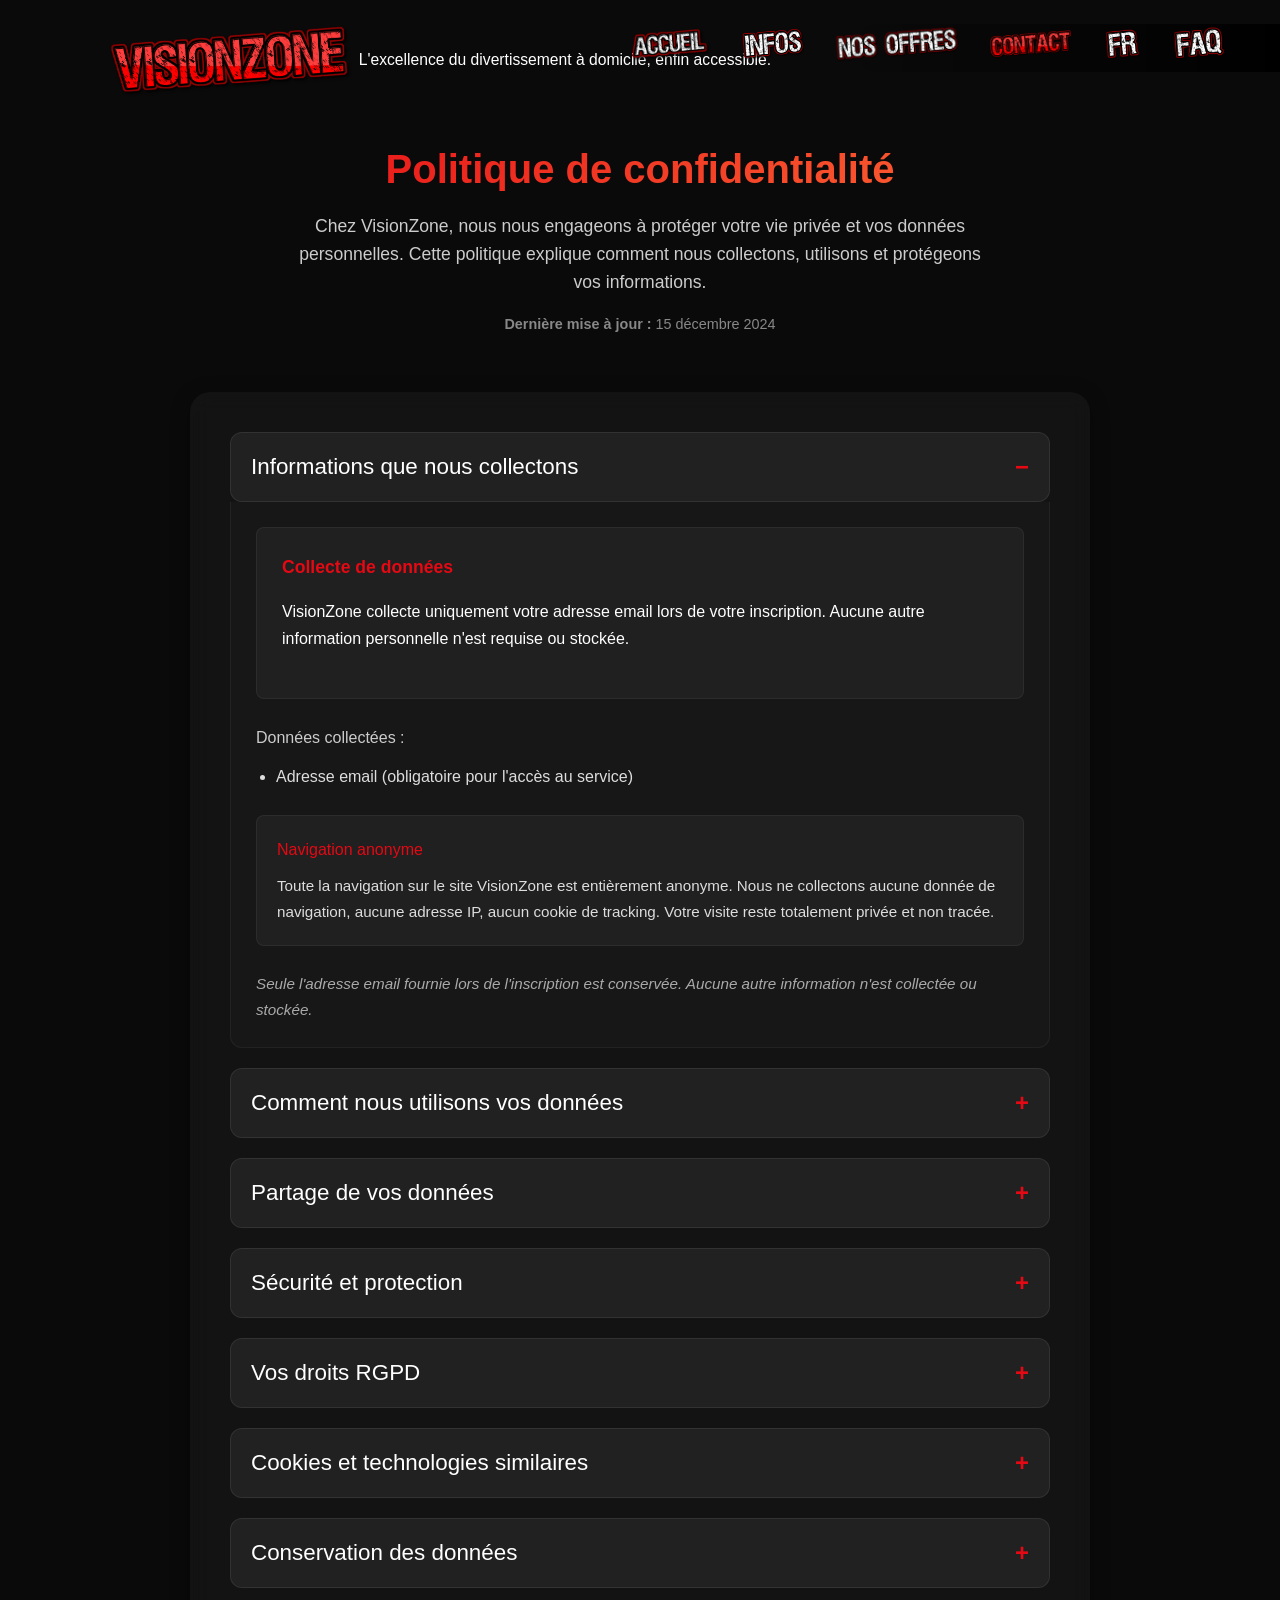
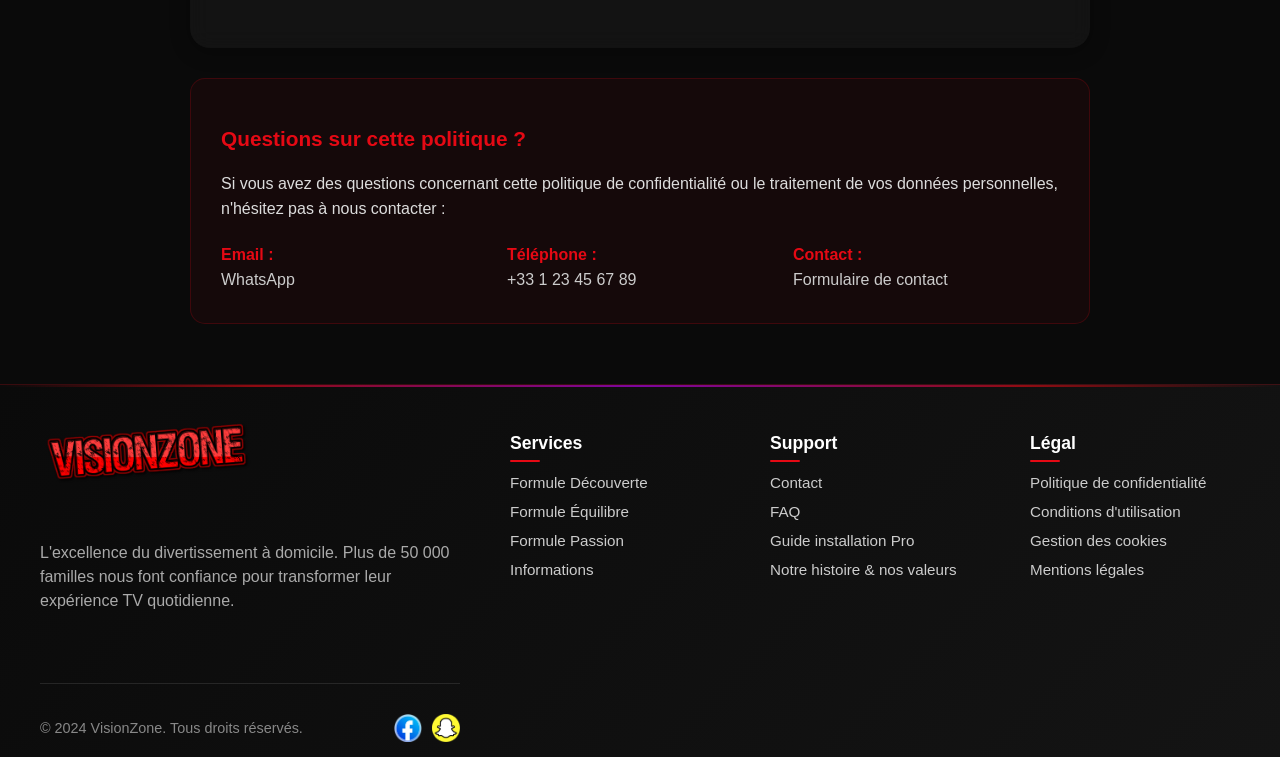
<file: confidentialite.html>
<!DOCTYPE html>
<html lang="fr">
<head>
  <meta charset="UTF-8">
  <meta name="viewport" content="width=device-width, initial-scale=1.0">
  <title>Politique de confidentialité – VisionZone</title>
  <meta name="description" content="Découvrez comment VisionZone protège vos données personnelles et respecte votre vie privée lors de l'utilisation de nos services IPTV.">
  <link rel="canonical" href="https://bosta95.github.io/site/confidentialite.html">
  <meta name="keywords" content="confidentialité, données personnelles, RGPD, protection données, VisionZone, politique confidentialité, vie privée, streaming">
  <meta property="og:title" content="Politique de confidentialité – VisionZone">
  <meta property="og:description" content="Découvrez comment VisionZone protège vos données personnelles et respecte votre vie privée lors de l'utilisation de nos services IPTV.">
  <meta property="og:type" content="website">
<meta property="og:image:width" content="1200">
  <meta property="og:image:height" content="630">
  <meta property="og:site_name" content="VisionZone">
  <meta name="twitter:card" content="summary_large_image">
  <meta name="twitter:title" content="Politique de confidentialité – VisionZone">
  <meta name="twitter:description" content="Découvrez comment VisionZone protège vos données personnelles et respecte votre vie privée lors de l'utilisation de nos services IPTV.">
<meta name="robots" content="index, follow">
<link rel="stylesheet" href="./style.css">
  <link rel="icon" type="image/x-icon" href="favicon.ico">
  <link rel="icon" type="image/png" sizes="48x48" href="favicon.png">
  
  <!-- Schema.org structured data -->
</head>
<body>
  <div class="nf-floating-header">
    <div class="nf-floating-left">
      <img src="./imgs/visionzone.png" alt="VisionZone Logo" class="nf-logo-img" style="height: 95px; margin-right: 12px; margin-top: -2px;">
      <span id="slogan" class="premium-slogan" style="font-size:0.98rem; margin-left:-10px; margin-top:33px; display:inline-block; vertical-align: middle;">L'excellence du divertissement à domicile, enfin accessible.</span>
    </div>
    <div class="nf-floating-header-bg"></div>
    
    <!-- Menu burger pour mobile -->
    <button class="mobile-menu-toggle" id="mobile-menu-toggle">
      <div class="burger-icon">
        <div class="burger-line"></div>
        <div class="burger-line"></div>
        <div class="burger-line"></div>
      </div>
    </button>
    
    <!-- Menu déroulant mobile -->
    <div class="mobile-menu-dropdown" id="mobile-menu-dropdown">
      <a href="index.html" class="mobile-menu-item">
        <img src="./imgs/accueil.png" alt="Accueil">
        Accueil
      </a>
      <a href="astuces-infos.html" class="mobile-menu-item">
        <img src="./imgs/infos.png" alt="Infos">
        Informations
      </a>
      <a href="index.html#offers-section" class="mobile-menu-item">
        <img src="./imgs/nosoffres.png" alt="Nos offres">
        Nos Offres
      </a>
      <a href="contact.html" class="mobile-menu-item">
        <img src="./imgs/contact.png" alt="Contact">
        Contact
      </a>
      <a href="faq.html" class="mobile-menu-item">
        <img src="./imgs/faq.png" alt="FAQ">
        FAQ
      </a>
      <div style="border-top: 1px solid rgba(255,255,255,0.1); padding: 15px 20px;">
        <div style="display: flex; gap: 15px; justify-content: center; align-items: center;">
          <button class="mobile-lang-btn active" data-lang="fr" style="background: none; border: 2px solid #e50914; color: #e50914; padding: 8px 12px; border-radius: 6px; cursor: pointer; font-size: 0.9rem; font-weight: bold; transition: all 0.3s ease;">
            FR
          </button>
          <button class="mobile-lang-btn" data-lang="en" style="background: none; border: 2px solid rgba(255,255,255,0.3); color: rgba(255,255,255,0.7); padding: 8px 12px; border-radius: 6px; cursor: pointer; font-size: 0.9rem; font-weight: bold; transition: all 0.3s ease;">
            EN
          </button>
        </div>
      </div>
    </div>
    
    <!-- Menu desktop (caché sur mobile) -->
    <div class="nf-floating-right">
      <a href="index.html" id="menu-home" class="nf-btn-home-img" style="display:inline-block;"><img src="./imgs/accueil.png" alt="Accueil" style="height:90px;width:90px;object-fit:contain;vertical-align:middle;"></a>
      <a href="astuces-infos.html" id="menu-infos" class="nf-btn-infos-img" style="display:inline-block;"><img src="./imgs/infos.png" alt="Infos" style="height:70px;width:70px;object-fit:contain;vertical-align:middle;"></a>
      <a href="index.html#offers-section" id="menu-offers" class="nf-btn-offers-img" style="display:inline-block;"><img src="./imgs/nosoffres.png" alt="Nos offres" style="height:130px;width:130px;object-fit:contain;vertical-align:middle;"></a>
      <a href="contact.html" id="menu-contact" class="nf-btn-contact-img" style="display:inline-block;"><img src="./imgs/contact.png" alt="Contact" style="height:90px;width:90px;object-fit:contain;vertical-align:middle;"></a>
      <div class="nf-lang-select-wrapper" style="position: relative; z-index: 102;">
        <img src="./imgs/FR.png" alt="Français" id="lang-btn-img" style="height:45px;width:45px;object-fit:contain;vertical-align:middle;cursor:pointer;">
        <div id="lang-dropdown" class="lang-dropdown" style="display:none; position:absolute; top:60px; left:0; background:#181818; border-radius:8px; box-shadow:0 2px 8px rgba(0,0,0,0.18); min-width:120px; z-index:103;">
          <div class="lang-option" data-lang="fr" style="padding:12px 22px; color:#fff; cursor:pointer;">Français</div>
          <div class="lang-option" data-lang="en" style="padding:12px 22px; color:#fff; cursor:pointer;">English</div>
        </div>
      </div>
      <a href="faq.html" id="menu-faq" class="nf-btn-faq-img" style="display:inline-block;"><img src="./imgs/faq.png" alt="FAQ" style="height:60px;width:60px;object-fit:contain;vertical-align:middle;"></a>
    </div>
  </div>

  <!-- Flèche de retour -->
  <a href="index.html" class="faq-back-arrow" style="position: fixed; top: 50%; left: 20px; transform: translateY(-50%); z-index: 1000; text-decoration: none; transition: all 0.3s ease;">
    <svg width="50" height="50" viewBox="0 0 50 50" fill="none" xmlns="http://www.w3.org/2000/svg">
      <circle cx="25" cy="25" r="24" fill="rgba(229,9,20,0.13)" stroke="#E50914" stroke-width="2"/>
      <path d="M30 15 L20 25 L30 35" stroke="#E50914" stroke-width="3" stroke-linecap="round" stroke-linejoin="round"/>
    </svg>
  </a>

  <!-- Contenu principal -->
  <div style="min-height: 100vh; background: #0a0a0a; padding: 120px 20px 60px 20px;">
    <div style="max-width: 900px; margin: 0 auto;">
      
      <!-- En-tête -->
      <div style="text-align: center; margin-bottom: 60px;">
        <h1 id="privacy-title" style="font-size: 2.5rem; font-weight: 700; color: #fff; margin-bottom: 20px; background: linear-gradient(135deg, #e50914, #ff6b35); -webkit-background-clip: text; -webkit-text-fill-color: transparent; background-clip: text;">
          Politique de confidentialité
        </h1>
        <p id="privacy-subtitle" style="font-size: 1.1rem; color: #ccc; line-height: 1.6; max-width: 700px; margin: 0 auto;">
          Chez VisionZone, nous nous engageons à protéger votre vie privée et vos données personnelles. Cette politique explique comment nous collectons, utilisons et protégeons vos informations.
        </p>
        <div style="margin-top: 20px; font-size: 0.9rem; color: #888;">
          <strong>Dernière mise à jour :</strong> <span id="privacy-date">15 décembre 2024</span>
        </div>
      </div>

      <!-- Contenu de la politique -->
      <div style="background: rgba(255,255,255,0.04); border-radius: 20px; padding: 40px; box-shadow: 0 4px 20px rgba(0,0,0,0.3); backdrop-filter: blur(10px);">
        
        <!-- Section 1 : Informations collectées -->
        <div class="privacy-section" style="margin-bottom: 20px;">
          <div class="privacy-header" onclick="togglePrivacySection('privacy1')" style="cursor: pointer; display: flex; align-items: center; justify-content: space-between; padding: 20px; background: rgba(255,255,255,0.06); border-radius: 12px; border: 1px solid rgba(255,255,255,0.08); transition: all 0.3s ease;">
            <h2 id="section1-title" style="font-size: 1.4rem; font-weight: 400; color: #fff; margin: 0; display: flex; align-items: center; gap: 12px;">
              Informations que nous collectons
            </h2>
            <div class="toggle-icon" id="toggle-privacy1" style="color: #e50914; font-size: 1.5rem; font-weight: bold; transition: transform 0.3s ease;">+</div>
          </div>
          <div class="privacy-content" id="privacy1-content" style="display: none; padding: 25px; color: #ddd; line-height: 1.7; font-size: 1rem; background: rgba(255,255,255,0.02); border-radius: 0 0 12px 12px; border: 1px solid rgba(255,255,255,0.05); border-top: none;">
            <div style="background: rgba(255,255,255,0.04); padding: 25px; border-radius: 8px; border: 1px solid rgba(255,255,255,0.06); margin-bottom: 25px;">
              <h4 style="color: #e50914; margin: 0 0 15px 0; font-size: 1.1rem; font-weight: 600;">Collecte de données</h4>
              <p style="margin: 0 0 20px 0; font-size: 1rem; color: #fff;">VisionZone collecte uniquement votre adresse email lors de votre inscription. Aucune autre information personnelle n'est requise ou stockée.</p>
            </div>
            
            <div style="margin-bottom: 25px;">
              <h5 style="color: #ccc; margin: 0 0 12px 0; font-size: 1rem; font-weight: 500;">Données collectées :</h5>
              <ul style="margin: 0; padding-left: 20px; color: #ddd;">
                <li style="margin-bottom: 8px;">Adresse email (obligatoire pour l'accès au service)</li>
              </ul>
            </div>
            
            <div style="background: rgba(255,255,255,0.04); padding: 20px; border-radius: 8px; border: 1px solid rgba(255,255,255,0.06); margin-bottom: 25px;">
              <h5 style="color: #e50914; margin: 0 0 10px 0; font-size: 1rem; font-weight: 500;">Navigation anonyme</h5>
              <p style="margin: 0; color: #ddd; font-size: 0.95rem;">Toute la navigation sur le site VisionZone est entièrement anonyme. Nous ne collectons aucune donnée de navigation, aucune adresse IP, aucun cookie de tracking. Votre visite reste totalement privée et non tracée.</p>
            </div>
            
            <p style="margin: 0; font-size: 0.95rem; color: #aaa; font-style: italic;">Seule l'adresse email fournie lors de l'inscription est conservée. Aucune autre information n'est collectée ou stockée.</p>
          </div>
        </div>

        <!-- Section 2 : Utilisation des données -->
        <div class="privacy-section" style="margin-bottom: 20px;">
          <div class="privacy-header" onclick="togglePrivacySection('privacy2')" style="cursor: pointer; display: flex; align-items: center; justify-content: space-between; padding: 20px; background: rgba(255,255,255,0.06); border-radius: 12px; border: 1px solid rgba(255,255,255,0.08); transition: all 0.3s ease;">
            <h2 id="section2-title" style="font-size: 1.4rem; font-weight: 400; color: #fff; margin: 0; display: flex; align-items: center; gap: 12px;">
              Comment nous utilisons vos données
            </h2>
            <div class="toggle-icon" id="toggle-privacy2" style="color: #e50914; font-size: 1.5rem; font-weight: bold; transition: transform 0.3s ease;">+</div>
          </div>
          <div class="privacy-content" id="privacy2-content" style="display: none; padding: 25px; color: #ddd; line-height: 1.7; font-size: 1rem; background: rgba(255,255,255,0.02); border-radius: 0 0 12px 12px; border: 1px solid rgba(255,255,255,0.05); border-top: none;">
            <p style="margin-bottom: 20px; font-size: 1rem;">Votre adresse email est utilisée exclusivement pour les finalités suivantes :</p>
            
            <div style="margin-bottom: 20px;">
              <h5 style="color: #ccc; margin: 0 0 10px 0; font-size: 1rem; font-weight: 500;">Accès au service</h5>
              <p style="margin: 0 0 15px 20px; color: #ddd; font-size: 0.95rem;">Transmission des identifiants et informations nécessaires à l'utilisation de VisionZone après souscription.</p>
            </div>
            
            <div style="margin-bottom: 20px;">
              <h5 style="color: #ccc; margin: 0 0 10px 0; font-size: 1rem; font-weight: 500;">Support technique</h5>
              <p style="margin: 0 0 15px 20px; color: #ddd; font-size: 0.95rem;">Assistance et résolution des problèmes techniques rencontrés dans l'utilisation du service.</p>
            </div>
            
            <div style="margin-bottom: 20px;">
              <h5 style="color: #ccc; margin: 0 0 10px 0; font-size: 1rem; font-weight: 500;">Communications essentielles</h5>
              <p style="margin: 0 0 15px 20px; color: #ddd; font-size: 0.95rem;">Notifications importantes concernant le service (interruptions majeures, modifications contractuelles).</p>
            </div>
            
            <div style="background: rgba(255,255,255,0.04); padding: 20px; border-radius: 8px; border: 1px solid rgba(255,255,255,0.06);">
              <p style="margin: 0; font-size: 0.95rem; color: #ccc;"><strong>Engagement :</strong> Aucune utilisation commerciale, publicitaire ou de prospection. Votre adresse email n'est jamais transmise à des tiers.</p>
            </div>
          </div>
        </div>

        <!-- Section 3 : Partage des données -->
        <div class="privacy-section" style="margin-bottom: 20px;">
          <div class="privacy-header" onclick="togglePrivacySection('privacy3')" style="cursor: pointer; display: flex; align-items: center; justify-content: space-between; padding: 20px; background: rgba(255,255,255,0.06); border-radius: 12px; border: 1px solid rgba(255,255,255,0.08); transition: all 0.3s ease;">
            <h2 id="section3-title" style="font-size: 1.4rem; font-weight: 400; color: #fff; margin: 0; display: flex; align-items: center; gap: 12px;">
              Partage de vos données
            </h2>
            <div class="toggle-icon" id="toggle-privacy3" style="color: #e50914; font-size: 1.5rem; font-weight: bold; transition: transform 0.3s ease;">+</div>
          </div>
          <div class="privacy-content" id="privacy3-content" style="display: none; padding: 25px; color: #ddd; line-height: 1.7; font-size: 1rem; background: rgba(255,255,255,0.02); border-radius: 0 0 12px 12px; border: 1px solid rgba(255,255,255,0.05); border-top: none;">
            <div style="background: rgba(255,255,255,0.04); padding: 25px; border-radius: 8px; border: 1px solid rgba(255,255,255,0.06); margin-bottom: 25px;">
              <h4 style="color: #e50914; margin: 0 0 15px 0; font-size: 1.1rem; font-weight: 600;">Principe de confidentialité</h4>
              <p style="margin: 0; font-size: 1rem; color: #fff;">VisionZone ne vend, ne loue et ne partage jamais votre adresse email avec des tiers à des fins commerciales.</p>
            </div>
            
            <p style="margin-bottom: 20px; font-size: 1rem;">Votre adresse email peut être communiquée uniquement dans les cas suivants :</p>
            
            <div style="margin-bottom: 20px;">
              <h5 style="color: #ccc; margin: 0 0 10px 0; font-size: 1rem; font-weight: 500;">Traitement des paiements</h5>
              <p style="margin: 0 0 15px 20px; color: #ddd; font-size: 0.95rem;">Transmission sécurisée aux prestataires de paiement (PayPal, Stripe) pour le traitement des transactions. Ces données sont automatiquement supprimées après traitement.</p>
            </div>
            
            <div style="margin-bottom: 20px;">
              <h5 style="color: #ccc; margin: 0 0 10px 0; font-size: 1rem; font-weight: 500;">Obligations légales</h5>
              <p style="margin: 0 0 15px 20px; color: #ddd; font-size: 0.95rem;">Communication sur réquisition judiciaire ou demande d'autorité administrative compétente, conformément à la législation en vigueur.</p>
            </div>
            
            <p style="margin: 0; font-size: 0.95rem; color: #aaa; font-style: italic;">Aucune autre transmission n'est effectuée. Votre confidentialité est notre priorité absolue.</p>
          </div>
        </div>

        <!-- Section 4 : Sécurité et protection -->
        <div class="privacy-section" style="margin-bottom: 20px;">
          <div class="privacy-header" onclick="togglePrivacySection('privacy4')" style="cursor: pointer; display: flex; align-items: center; justify-content: space-between; padding: 20px; background: rgba(255,255,255,0.06); border-radius: 12px; border: 1px solid rgba(255,255,255,0.08); transition: all 0.3s ease;">
            <h2 id="section4-title" style="font-size: 1.4rem; font-weight: 400; color: #fff; margin: 0; display: flex; align-items: center; gap: 12px;">
              Sécurité et protection
            </h2>
            <div class="toggle-icon" id="toggle-privacy4" style="color: #e50914; font-size: 1.5rem; font-weight: bold; transition: transform 0.3s ease;">+</div>
          </div>
          <div class="privacy-content" id="privacy4-content" style="display: none; padding: 25px; color: #ddd; line-height: 1.7; font-size: 1rem; background: rgba(255,255,255,0.02); border-radius: 0 0 12px 12px; border: 1px solid rgba(255,255,255,0.05); border-top: none;">
            <p style="margin-bottom: 20px; font-size: 1rem;">VisionZone met en œuvre les mesures de sécurité suivantes pour protéger votre adresse email :</p>
            
            <div style="margin-bottom: 20px;">
              <h5 style="color: #ccc; margin: 0 0 10px 0; font-size: 1rem; font-weight: 500;">Chiffrement des communications</h5>
              <p style="margin: 0 0 15px 20px; color: #ddd; font-size: 0.95rem;">Protocole SSL/TLS pour toutes les transmissions de données entre votre navigateur et nos serveurs.</p>
            </div>
            
            <div style="margin-bottom: 20px;">
              <h5 style="color: #ccc; margin: 0 0 10px 0; font-size: 1rem; font-weight: 500;">Hébergement sécurisé</h5>
              <p style="margin: 0 0 15px 20px; color: #ddd; font-size: 0.95rem;">Stockage sur serveurs dédiés situés en Europe, avec protection physique et logicielle renforcée.</p>
            </div>
            
            <div style="margin-bottom: 20px;">
              <h5 style="color: #ccc; margin: 0 0 10px 0; font-size: 1rem; font-weight: 500;">Accès contrôlé</h5>
              <p style="margin: 0 0 15px 20px; color: #ddd; font-size: 0.95rem;">Limitation de l'accès aux données au personnel technique strictement nécessaire, avec authentification renforcée.</p>
            </div>
            
            <div style="margin-bottom: 20px;">
              <h5 style="color: #ccc; margin: 0 0 10px 0; font-size: 1rem; font-weight: 500;">Surveillance continue</h5>
              <p style="margin: 0 0 15px 20px; color: #ddd; font-size: 0.95rem;">Monitoring permanent des systèmes pour détecter et prévenir toute tentative d'intrusion.</p>
            </div>
            
            <p style="margin: 0; font-size: 0.95rem; color: #aaa; font-style: italic;">Ces mesures garantissent la protection de votre adresse email contre tout accès non autorisé.</p>
          </div>
        </div>

        <!-- Section 5 : Vos droits RGPD -->
        <div class="privacy-section" style="margin-bottom: 20px;">
          <div class="privacy-header" onclick="togglePrivacySection('privacy5')" style="cursor: pointer; display: flex; align-items: center; justify-content: space-between; padding: 20px; background: rgba(255,255,255,0.06); border-radius: 12px; border: 1px solid rgba(255,255,255,0.08); transition: all 0.3s ease;">
            <h2 id="section5-title" style="font-size: 1.4rem; font-weight: 400; color: #fff; margin: 0; display: flex; align-items: center; gap: 12px;">
              Vos droits RGPD
            </h2>
            <div class="toggle-icon" id="toggle-privacy5" style="color: #e50914; font-size: 1.5rem; font-weight: bold; transition: transform 0.3s ease;">+</div>
          </div>
          <div class="privacy-content" id="privacy5-content" style="display: none; padding: 25px; color: #ddd; line-height: 1.7; font-size: 1rem; background: rgba(255,255,255,0.02); border-radius: 0 0 12px 12px; border: 1px solid rgba(255,255,255,0.05); border-top: none;">
            <p style="margin-bottom: 15px;">Conformément au RGPD, vous disposez des droits suivants :</p>
            <ul style="margin-left: 20px; margin-bottom: 20px;">
              <li><strong>Droit d'accès :</strong> Consulter les données que nous détenons sur vous</li>
              <li><strong>Droit de rectification :</strong> Corriger ou mettre à jour vos informations</li>
              <li><strong>Droit à l'effacement :</strong> Demander la suppression de vos données</li>
              <li><strong>Droit à la portabilité :</strong> Récupérer vos données dans un format standard</li>
              <li><strong>Droit d'opposition :</strong> Vous opposer au traitement de vos données</li>
              <li><strong>Droit de limitation :</strong> Restreindre l'utilisation de vos données</li>
            </ul>
            <p style="background: rgba(26,115,232,0.1); padding: 15px; border-radius: 8px; border-left: 4px solid #1a73e8;">
              <strong>Comment exercer vos droits :</strong> Contactez-nous sur <a href="https://wa.me/33652020293?text=Bonjour%2C%20je%20souhaite%20vous%20contacter%20au%20sujet%20de%20mes%20donn%C3%A9es." target="_blank" rel="noopener noreferrer" style="color: #1a73e8; text-decoration: none;">WhatsApp</a>.
            </p>
          </div>
        </div>

        <!-- Section 6 : Cookies et technologies -->
        <div class="privacy-section" style="margin-bottom: 20px;">
          <div class="privacy-header" onclick="togglePrivacySection('privacy6')" style="cursor: pointer; display: flex; align-items: center; justify-content: space-between; padding: 20px; background: rgba(255,255,255,0.06); border-radius: 12px; border: 1px solid rgba(255,255,255,0.08); transition: all 0.3s ease;">
            <h2 id="section6-title" style="font-size: 1.4rem; font-weight: 400; color: #fff; margin: 0; display: flex; align-items: center; gap: 12px;">
              Cookies et technologies similaires
            </h2>
            <div class="toggle-icon" id="toggle-privacy6" style="color: #e50914; font-size: 1.5rem; font-weight: bold; transition: transform 0.3s ease;">+</div>
          </div>
          <div class="privacy-content" id="privacy6-content" style="display: none; padding: 25px; color: #ddd; line-height: 1.7; font-size: 1rem; background: rgba(255,255,255,0.02); border-radius: 0 0 12px 12px; border: 1px solid rgba(255,255,255,0.05); border-top: none;">
            <p style="margin-bottom: 15px;">Nous utilisons des cookies pour améliorer votre expérience :</p>
            <ul style="margin-left: 20px; margin-bottom: 20px;">
              <li><strong>Cookies essentiels :</strong> Nécessaires au fonctionnement du site</li>
              <li><strong>Cookies de performance :</strong> Analysent l'utilisation pour améliorer le service</li>
              <li><strong>Cookies de préférences :</strong> Mémorisent vos choix (langue, paramètres)</li>
            </ul>
            <p style="margin-bottom: 15px;">Vous pouvez gérer vos préférences de cookies dans les paramètres de votre navigateur ou via notre outil de gestion des cookies.</p>
          </div>
        </div>

        <!-- Section 7 : Conservation des données -->
        <div class="privacy-section" style="margin-bottom: 20px;">
          <div class="privacy-header" onclick="togglePrivacySection('privacy7')" style="cursor: pointer; display: flex; align-items: center; justify-content: space-between; padding: 20px; background: rgba(255,255,255,0.06); border-radius: 12px; border: 1px solid rgba(255,255,255,0.08); transition: all 0.3s ease;">
            <h2 id="section7-title" style="font-size: 1.4rem; font-weight: 400; color: #fff; margin: 0; display: flex; align-items: center; gap: 12px;">
              Conservation des données
            </h2>
            <div class="toggle-icon" id="toggle-privacy7" style="color: #e50914; font-size: 1.5rem; font-weight: bold; transition: transform 0.3s ease;">+</div>
          </div>
          <div class="privacy-content" id="privacy7-content" style="display: none; padding: 25px; color: #ddd; line-height: 1.7; font-size: 1rem; background: rgba(255,255,255,0.02); border-radius: 0 0 12px 12px; border: 1px solid rgba(255,255,255,0.05); border-top: none;">
            <p style="margin-bottom: 20px; font-size: 1rem;">Durées de conservation de votre adresse email :</p>
            
            <div style="margin-bottom: 20px;">
              <h5 style="color: #ccc; margin: 0 0 10px 0; font-size: 1rem; font-weight: 500;">Pendant l'abonnement</h5>
              <p style="margin: 0 0 15px 20px; color: #ddd; font-size: 0.95rem;">Conservation nécessaire pour assurer la continuité du service et les communications techniques.</p>
            </div>
            
            <div style="margin-bottom: 20px;">
              <h5 style="color: #ccc; margin: 0 0 10px 0; font-size: 1rem; font-weight: 500;">Après résiliation</h5>
              <p style="margin: 0 0 15px 20px; color: #ddd; font-size: 0.95rem;">Conservation pendant 12 mois maximum pour traiter d'éventuelles réclamations ou demandes de réactivation.</p>
            </div>
            
            <div style="background: rgba(255,255,255,0.04); padding: 20px; border-radius: 8px; border: 1px solid rgba(255,255,255,0.06);">
              <h5 style="color: #e50914; margin: 0 0 10px 0; font-size: 1rem; font-weight: 500;">Suppression définitive</h5>
              <p style="margin: 0; color: #ddd; font-size: 0.95rem;">À l'expiration de ces délais, votre adresse email est automatiquement et définitivement supprimée de tous nos systèmes. Suppression immédiate possible sur simple demande.</p>
            </div>
          </div>
        </div>

      </div>

      <!-- Section Contact -->
      <div style="background: rgba(229,9,20,0.05); border-radius: 15px; padding: 30px; border: 1px solid rgba(229,9,20,0.2); margin-top: 30px;">
        <h2 id="contact-title" style="font-size: 1.3rem; font-weight: 600; color: #e50914; margin-bottom: 20px;">
          Questions sur cette politique ?
        </h2>
        <div id="contact-content" style="color: #ddd; line-height: 1.6;">
          <p style="margin-bottom: 15px;">Si vous avez des questions concernant cette politique de confidentialité ou le traitement de vos données personnelles, n'hésitez pas à nous contacter :</p>
          <div style="display: grid; grid-template-columns: repeat(auto-fit, minmax(250px, 1fr)); gap: 20px; margin-top: 20px;">
            <div>
              <strong style="color: #e50914;">Email :</strong><br>
              <a href="https://wa.me/33652020293?text=Bonjour%2C%20je%20souhaite%20vous%20contacter." target="_blank" rel="noopener noreferrer" style="color: #ccc; text-decoration: none;">WhatsApp</a>
            </div>
            <div>
              <strong style="color: #e50914;">Téléphone :</strong><br>
              <span style="color: #ccc;">+33 1 23 45 67 89</span>
            </div>
            <div>
              <strong style="color: #e50914;">Contact :</strong><br>
              <a href="contact.html" style="color: #ccc; text-decoration: none;">Formulaire de contact</a>
            </div>
          </div>
        </div>
      </div>

    </div>
  </div>
    </div>
  </div>

  <!-- FOOTER PREMIUM -->
  <footer class="premium-footer">
    <div class="footer-container">
      <!-- Colonne Marque -->
      <div class="footer-brand">
        <div class="footer-logo">
          <img src="./imgs/visionzone.png" alt="VisionZone Logo" style="height: 80px; width: auto;">
        </div>
        <p class="footer-tagline" id="footer-tagline">L'excellence du divertissement à domicile. Plus de 50 000 familles nous font confiance pour transformer leur expérience TV quotidienne.</p>
      </div>
      
      <!-- Colonne Services -->
      <div class="footer-section">
        <h3 class="footer-title" id="footer-services-title">Services</h3>
        <div class="footer-links">
          <a href="offre-3mois.html" class="footer-link" id="footer-link-discovery">Formule Découverte</a>
          <a href="offre-6mois.html" class="footer-link" id="footer-link-balance">Formule Équilibre</a>
          <a href="offre-12mois.html" class="footer-link" id="footer-link-passion">Formule Passion</a>
          <a href="astuces-infos.html" class="footer-link" id="footer-link-info">Informations</a>
        </div>
      </div>
      
      <!-- Colonne Support -->
      <div class="footer-section">
        <h3 class="footer-title" id="footer-support-title">Support</h3>
        <div class="footer-links">
          <a href="contact.html" class="footer-link" id="footer-link-contact">Contact</a>
          <a href="faq.html" class="footer-link" id="footer-link-faq">FAQ</a>
          <a href="installation-facile-rapide.html" class="footer-link">Guide installation Pro</a>
          <a href="qui-sommes-nous.html" class="footer-link">Notre histoire &amp; nos valeurs</a>
        </div>
      </div>
      
      <!-- Colonne Légal -->
      <div class="footer-section">
        <h3 class="footer-title" id="footer-legal-title">Légal</h3>
        <div class="footer-links">
          <a href="confidentialite.html" class="footer-link" id="footer-link-privacy">Politique de confidentialité</a>
          <a href="conditions.html" class="footer-link" id="footer-link-terms">Conditions d'utilisation</a>
          <a href="cookies.html" class="footer-link" id="footer-link-cookies">Gestion des cookies</a>
          <a href="mentions-legales.html" class="footer-link" id="footer-link-mentions">Mentions légales</a>
        </div>
      </div>
    </div>
    
    <!-- Bas du footer -->
    <div class="footer-container">
      <div class="footer-bottom">
        <div class="footer-copyright" id="footer-copyright">
          © 2024 VisionZone. Tous droits réservés.
        </div>
        <div class="footer-social" style="gap:10px;">
          <a href="https://www.facebook.com/groups/1740808673190199?locale=fr_FR" target="_blank" rel="noopener" title="Facebook VisionZone">
            <img src="./imgs/facebook.png" alt="Facebook" style="width:28px;height:28px;object-fit:contain;vertical-align:middle;">
          </a>
          <a href="https://www.snapchat.com/add/dyuka.953" target="_blank" rel="noopener" title="Snapchat dyuka.953">
            <img src="./imgs/snap.png" alt="Snapchat" style="width:28px;height:28px;object-fit:contain;vertical-align:middle;">
          </a>
        </div>
      </div>
    </div>
  </footer>

  <script>
    document.addEventListener('DOMContentLoaded', function() {
      // Script pour le menu burger
      const mobileMenuToggle = document.getElementById('mobile-menu-toggle');
      const mobileMenuDropdown = document.getElementById('mobile-menu-dropdown');
      
      mobileMenuToggle.addEventListener('click', function(e) {
        e.preventDefault();
        e.stopPropagation();
        mobileMenuToggle.classList.toggle('active');
        mobileMenuDropdown.classList.toggle('active');
      });
      
      // Fermer le menu si on clique ailleurs
      document.addEventListener('click', function(event) {
        if (!mobileMenuToggle.contains(event.target) && !mobileMenuDropdown.contains(event.target)) {
          mobileMenuToggle.classList.remove('active');
          mobileMenuDropdown.classList.remove('active');
        }
      });
      
      // Fermer le menu après clic sur un lien
      const mobileMenuItems = document.querySelectorAll('.mobile-menu-item');
      mobileMenuItems.forEach(item => {
        item.addEventListener('click', function() {
          if (this.getAttribute('href')) {
            mobileMenuToggle.classList.remove('active');
            mobileMenuDropdown.classList.remove('active');
          }
        });
      });
      
      // Gestion simple des boutons de langue
      const langBtns = document.querySelectorAll('.mobile-lang-btn');
      
      langBtns.forEach(btn => {
        btn.addEventListener('click', function() {
          // Retirer l'état actif de tous les boutons
          langBtns.forEach(b => {
            b.classList.remove('active');
            b.style.border = '2px solid rgba(255,255,255,0.3)';
            b.style.color = 'rgba(255,255,255,0.7)';
          });
          
          // Activer le bouton cliqué
          this.classList.add('active');
          this.style.border = '2px solid #e50914';
          this.style.color = '#e50914';
          
          // Utiliser la fonction de traduction existante de main.js
          const lang = this.dataset.lang;
          updateLanguage(lang);
          
          // Fermer le menu
          mobileMenuToggle.classList.remove('active');
          mobileMenuDropdown.classList.remove('active');
        });
      });
    });
  </script>

  <!-- Script principal avec traductions -->
  <script src="./js/main.js"></script>

  <!-- Script pour les accordéons de confidentialité -->
  <script>
    function togglePrivacySection(sectionId) {
      const content = document.getElementById(sectionId + '-content');
      const toggle = document.getElementById('toggle-' + sectionId);
      
      if (content.style.display === 'none' || content.style.display === '') {
        content.style.display = 'block';
        toggle.textContent = '−';
        toggle.style.transform = 'rotate(0deg)';
      } else {
        content.style.display = 'none';
        toggle.textContent = '+';
        toggle.style.transform = 'rotate(0deg)';
      }
    }
    
    // Ouvrir la première section par défaut
    document.addEventListener('DOMContentLoaded', function() {
      togglePrivacySection('privacy1');
    });
  </script>

</body>
</html>
</file>
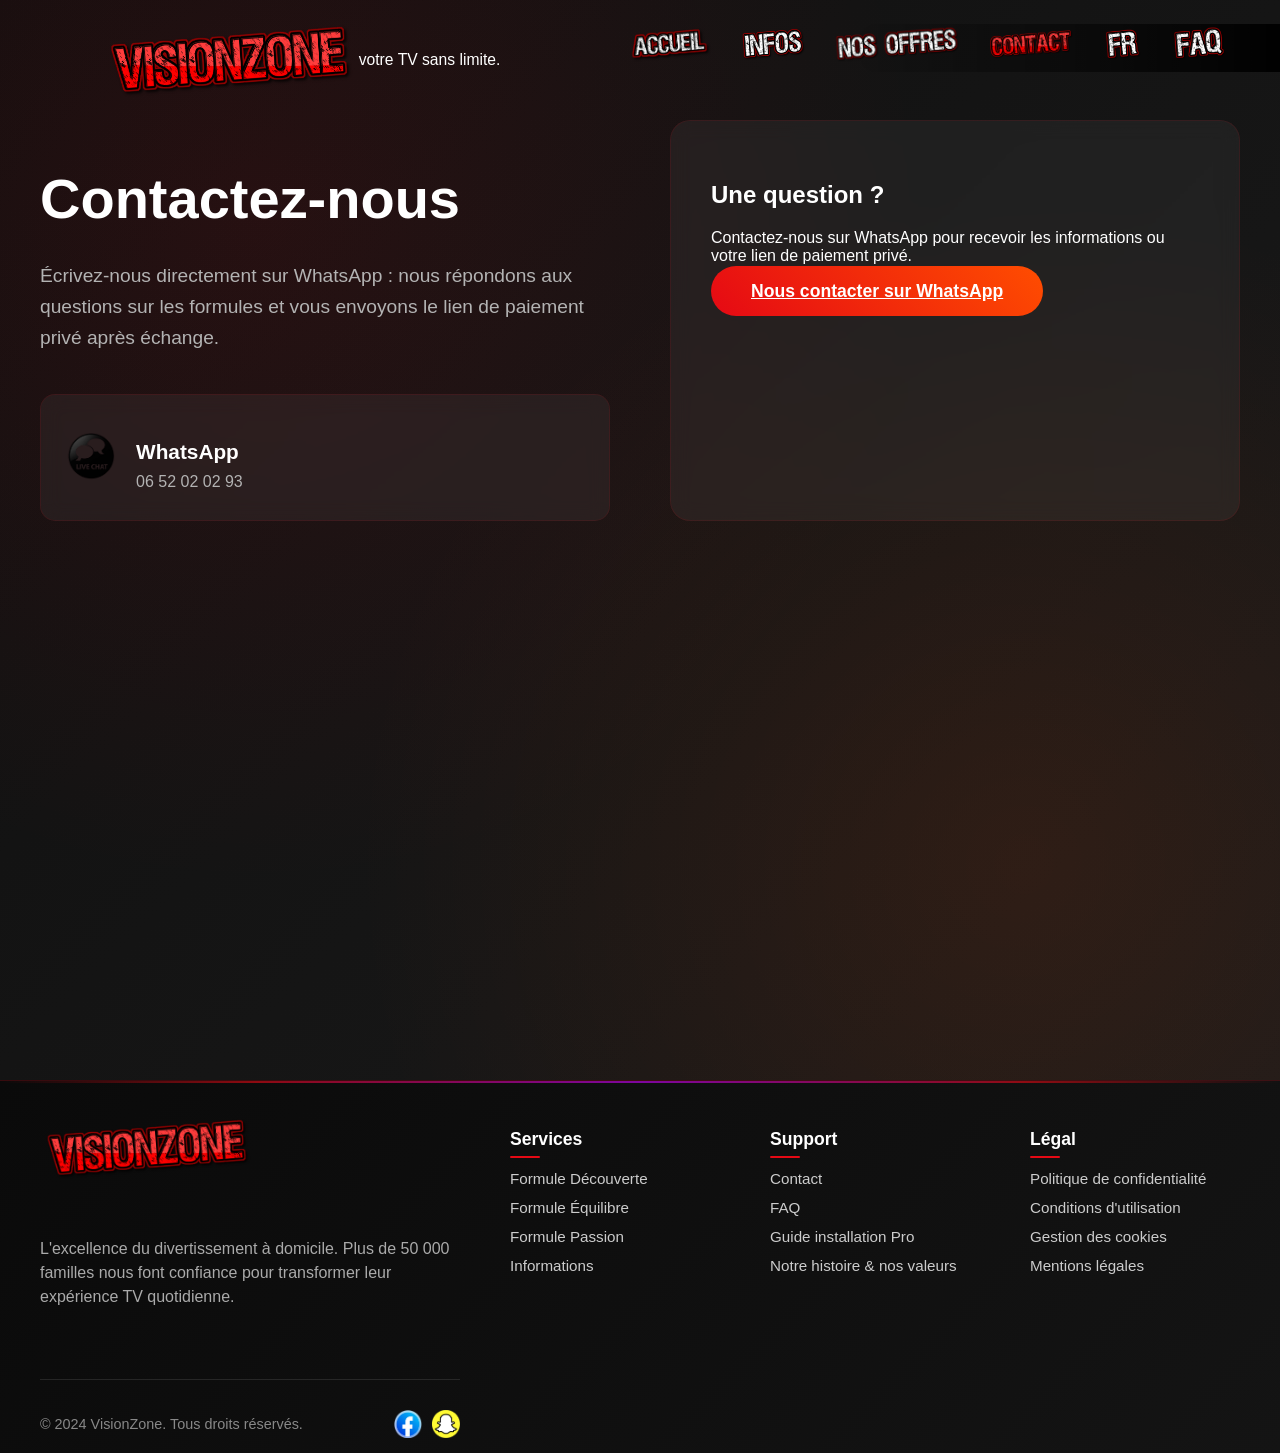
<file: contact.html>
<!DOCTYPE html>
<html lang="fr">
<head>
  <meta charset="UTF-8">
  <meta name="viewport" content="width=device-width, initial-scale=1.0">
  <title>Contactez VisionZone – Support & Assistance IPTV</title>
  <meta name="description" content="Besoin d'aide ou d'informations ? Contactez l'équipe VisionZone pour toute question sur nos offres IPTV ou pour une assistance technique rapide.">
  <link rel="canonical" href="https://bosta95.github.io/site/contact.html">
  <meta name="keywords" content="contact VisionZone, support client, assistance technique, aide streaming, service client français">
  <meta property="og:title" content="Contactez VisionZone – Support & Assistance IPTV">
  <meta property="og:description" content="Besoin d'aide ou d'informations ? Contactez l'équipe VisionZone pour toute question sur nos offres IPTV ou pour une assistance technique rapide.">
  <meta property="og:type" content="website">
<meta property="og:site_name" content="VisionZone">
  <meta name="twitter:card" content="summary">
  <meta name="twitter:title" content="Contactez VisionZone – Support & Assistance IPTV">
  <meta name="twitter:description" content="Besoin d'aide ou d'informations ? Contactez l'équipe VisionZone pour toute question sur nos offres IPTV ou pour une assistance technique rapide.">
<meta name="robots" content="index, follow">
  <link rel="stylesheet" href="./style.css">
  <link rel="icon" type="image/x-icon" href="favicon.ico">
  <link rel="icon" type="image/png" sizes="48x48" href="favicon.png">
  <style>
    .contact-section {
      min-height: 100vh;
      background: linear-gradient(135deg, #0f0f0f 0%, #1a1a1a 100%);
      padding: 120px 20px 60px;
      position: relative;
      overflow: hidden;
    }

    .contact-container {
      max-width: 1200px;
      margin: 0 auto;
      display: grid;
      grid-template-columns: 1fr 1fr;
      gap: 60px;
      position: relative;
      z-index: 2;
    }

    .contact-info {
      color: #fff;
    }

    .contact-info h1 {
      font-size: 3.5rem;
      margin-bottom: 30px;
      color: #fff;
      font-weight: 800;
    }

    .contact-info p {
      font-size: 1.2rem;
      line-height: 1.6;
      margin-bottom: 40px;
      color: #b3b3b3;
    }

    .contact-methods {
      display: grid;
      gap: 30px;
    }

    .contact-method {
      display: flex;
      align-items: center;
      gap: 20px;
      padding: 25px;
      background: rgba(255, 255, 255, 0.05);
      border-radius: 15px;
      backdrop-filter: blur(10px);
      transition: transform 0.3s ease, box-shadow 0.3s ease;
      border: 1px solid rgba(229, 9, 20, 0.1);
    }

    .contact-method:hover {
      transform: translateY(-5px);
      box-shadow: 0 10px 30px rgba(229, 9, 20, 0.2);
      border-color: rgba(229, 9, 20, 0.3);
    }

    .contact-method img {
      width: 50px;
      height: 50px;
      object-fit: contain;
    }

    .contact-method-content h3 {
      font-size: 1.3rem;
      margin-bottom: 5px;
      color: #fff;
    }

    .contact-method-content p {
      font-size: 1rem;
      margin: 0;
      color: #b3b3b3;
    }

    .contact-form {
      background: rgba(255, 255, 255, 0.05);
      padding: 40px;
      border-radius: 20px;
      backdrop-filter: blur(10px);
      border: 1px solid rgba(229, 9, 20, 0.1);
    }

    .form-group {
      margin-bottom: 25px;
    }

    .form-group label {
      display: block;
      margin-bottom: 10px;
      color: #fff;
      font-size: 1.1rem;
    }

    .form-group input,
    .form-group textarea,
    .form-group select {
      width: 100%;
      padding: 15px;
      background: rgba(255, 255, 255, 0.1);
      border: 1px solid rgba(229, 9, 20, 0.2);
      border-radius: 10px;
      color: #fff;
      font-size: 1rem;
      transition: all 0.3s ease;
    }

    .form-group input:focus,
    .form-group textarea:focus,
    .form-group select:focus {
      outline: none;
      border-color: #e50914;
      box-shadow: 0 0 0 2px rgba(229, 9, 20, 0.2);
    }

    .form-group textarea {
      min-height: 150px;
      resize: vertical;
    }

    .submit-btn {
      background: linear-gradient(45deg, #e50914, #ff4d00);
      color: #fff;
      border: none;
      padding: 15px 40px;
      border-radius: 30px;
      font-size: 1.1rem;
      font-weight: 600;
      cursor: pointer;
      transition: transform 0.3s ease, box-shadow 0.3s ease;
      width: 100%;
    }

    .submit-btn:hover {
      transform: translateY(-2px);
      box-shadow: 0 5px 20px rgba(229, 9, 20, 0.3);
    }

    .contact-bg-pattern {
      position: absolute;
      top: 0;
      left: 0;
      width: 100%;
      height: 100%;
      background-image: 
        radial-gradient(circle at 20% 20%, rgba(229, 9, 20, 0.1) 0%, transparent 50%),
        radial-gradient(circle at 80% 80%, rgba(255, 77, 0, 0.1) 0%, transparent 50%);
      z-index: 1;
    }



    @media (max-width: 968px) {
      .contact-container {
        grid-template-columns: 1fr;
      }

      .contact-info h1 {
        font-size: 2.5rem;
      }
    }

    @media (max-width: 480px) {
      .contact-section {
        padding: 100px 15px 40px;
      }

      .contact-form {
        padding: 25px;
      }

      .contact-info h1 {
        font-size: 2rem;
      }
    }
  </style>
</head>
<body>
  <div class="nf-floating-header">
    <div class="nf-floating-left">
      <a href="index.html" style="text-decoration: none;">
        <img src="./imgs/visionzone.png" alt="VisionZone Logo" class="nf-logo-img" style="height: 70px; margin-right: 12px; margin-top: -2px;">
      </a>
      <span id="slogan" class="premium-slogan" style="font-size:0.98rem; margin-left:-10px; margin-top:33px; display:inline-block; vertical-align: middle;">votre TV sans limite.</span>
    </div>
    <div class="nf-floating-header-bg"></div>
    
    <!-- Menu burger pour mobile -->
    <button class="mobile-menu-toggle" id="mobile-menu-toggle">
      <div class="burger-icon">
        <div class="burger-line"></div>
        <div class="burger-line"></div>
        <div class="burger-line"></div>
      </div>
    </button>
    
    <!-- Menu déroulant mobile -->
    <div class="mobile-menu-dropdown" id="mobile-menu-dropdown">
      <a href="index.html" class="mobile-menu-item">
        <img src="./imgs/accueil.png" alt="Accueil">
        Accueil
      </a>
      <a href="astuces-infos.html" class="mobile-menu-item">
        <img src="./imgs/infos.png" alt="Infos">
        Informations
      </a>
      <a href="index.html#offers-section" class="mobile-menu-item">
        <img src="./imgs/nosoffres.png" alt="Nos offres">
        Nos Offres
      </a>
      <a href="contact.html" class="mobile-menu-item">
        <img src="./imgs/contact.png" alt="Contact">
        Contact
      </a>
      <a href="faq.html" class="mobile-menu-item">
        <img src="./imgs/faq.png" alt="FAQ">
        FAQ
      </a>
      <div style="border-top: 1px solid rgba(255,255,255,0.1); padding: 15px 20px;">
        <div style="display: flex; gap: 15px; justify-content: center; align-items: center;">
          <button class="mobile-lang-btn active" data-lang="fr" style="background: none; border: 2px solid #e50914; color: #e50914; padding: 8px 12px; border-radius: 6px; cursor: pointer; font-size: 0.9rem; font-weight: bold; transition: all 0.3s ease;">
            FR
          </button>
          <button class="mobile-lang-btn" data-lang="en" style="background: none; border: 2px solid rgba(255,255,255,0.3); color: rgba(255,255,255,0.7); padding: 8px 12px; border-radius: 6px; cursor: pointer; font-size: 0.9rem; font-weight: bold; transition: all 0.3s ease;">
            EN
          </button>
        </div>
      </div>
    </div>
    
    <!-- Menu desktop (caché sur mobile) -->
    <div class="nf-floating-right">
      <a href="index.html" id="menu-home" class="nf-btn-home-img" style="display:inline-block;"><img src="./imgs/accueil.png" alt="Accueil" style="height:90px;width:90px;object-fit:contain;vertical-align:middle;"></a>
      <a href="astuces-infos.html" id="menu-infos" class="nf-btn-infos-img" style="display:inline-block;"><img src="./imgs/infos.png" alt="Infos" style="height:70px;width:70px;object-fit:contain;vertical-align:middle;"></a>
                    <a href="index.html#offers-section" id="menu-offers" class="nf-btn-offers-img" style="display:inline-block;"><img src="./imgs/nosoffres.png" alt="Nos offres" style="height:130px;width:130px;object-fit:contain;vertical-align:middle;"></a>
      <a href="contact.html" id="menu-contact" class="nf-btn-contact-img" style="display:inline-block;"><img src="./imgs/contact.png" alt="Contact" style="height:90px;width:90px;object-fit:contain;vertical-align:middle;"></a>
      <div class="nf-lang-select-wrapper" style="position: relative; z-index: 102;">
        <img src="./imgs/FR.png" alt="Français" id="lang-btn-img" style="height:45px;width:45px;object-fit:contain;vertical-align:middle;cursor:pointer;">
        <div id="lang-dropdown" class="lang-dropdown" style="display:none; position:absolute; top:60px; left:0; background:#181818; border-radius:8px; box-shadow:0 2px 8px rgba(0,0,0,0.18); min-width:120px; z-index:103;">
          <div class="lang-option" data-lang="fr" style="padding:12px 22px; color:#fff; cursor:pointer;">Français</div>
          <div class="lang-option" data-lang="en" style="padding:12px 22px; color:#fff; cursor:pointer;">English</div>
        </div>
      </div>
      <a href="faq.html" id="menu-faq" class="nf-btn-faq-img" style="display:inline-block;"><img src="./imgs/faq.png" alt="FAQ" style="height:60px;width:60px;object-fit:contain;vertical-align:middle;"></a>
    </div>
  </div>

  <a href="index.html" class="faq-back-arrow" aria-label="Retour à l'accueil">
    <svg width="38" height="38" viewBox="0 0 38 38" fill="none" xmlns="http://www.w3.org/2000/svg">
      <circle cx="19" cy="19" r="19" fill="rgba(229,9,20,0.13)"/>
      <path d="M23 11L15 19L23 27" stroke="#E50914" stroke-width="3.2" stroke-linecap="round" stroke-linejoin="round"/>
    </svg>
  </a>

  <section class="contact-section">
    <div class="contact-bg-pattern"></div>
    <div class="contact-container">
      <div class="contact-info">
        <h1>Contactez-nous</h1>
        <p>Écrivez-nous directement sur WhatsApp : nous répondons aux questions sur les formules et vous envoyons le lien de paiement privé après échange.</p>
        
        <div class="contact-methods">
          <div class="contact-method">
            <img src="./imgs/chat.png" alt="WhatsApp">
            <div class="contact-method-content">
              <h3>WhatsApp</h3>
              <p>06 52 02 02 93</p>
            </div>
          </div>
        </div>
      </div>

      <div class="contact-form">
        <h2>Une question ?</h2>
        <p>Contactez-nous sur WhatsApp pour recevoir les informations ou votre lien de paiement privé.</p>
        <a class="submit-btn" href="https://wa.me/33652020293?text=Bonjour%2C%20je%20souhaite%20obtenir%20des%20informations%20sur%20vos%20formules." target="_blank" rel="noopener noreferrer">Nous contacter sur WhatsApp</a>
      </div>
    </div>
  </section>

  <script src="./js/main.js"></script>
  <script>
    // Script pour le menu burger
    const mobileMenuToggle = document.getElementById('mobile-menu-toggle');
    const mobileMenuDropdown = document.getElementById('mobile-menu-dropdown');
    
    mobileMenuToggle.addEventListener('click', function(e) {
      e.preventDefault();
      e.stopPropagation();
      mobileMenuToggle.classList.toggle('active');
      mobileMenuDropdown.classList.toggle('active');
    });
    
    // Fermer le menu si on clique ailleurs
    document.addEventListener('click', function(event) {
      if (!mobileMenuToggle.contains(event.target) && !mobileMenuDropdown.contains(event.target)) {
        mobileMenuToggle.classList.remove('active');
        mobileMenuDropdown.classList.remove('active');
      }
    });
    
    // Fermer le menu après clic sur un lien
    const mobileMenuItems = document.querySelectorAll('.mobile-menu-item');
    mobileMenuItems.forEach(item => {
      item.addEventListener('click', function() {
        if (this.getAttribute('href')) {
          mobileMenuToggle.classList.remove('active');
          mobileMenuDropdown.classList.remove('active');
        }
      });
    });
    
    // Gestion simple des boutons de langue
    const langBtns = document.querySelectorAll('.mobile-lang-btn');
    
    langBtns.forEach(btn => {
      btn.addEventListener('click', function() {
        // Retirer l'état actif de tous les boutons
        langBtns.forEach(b => {
          b.classList.remove('active');
          b.style.border = '2px solid rgba(255,255,255,0.3)';
          b.style.color = 'rgba(255,255,255,0.7)';
        });
        
        // Activer le bouton cliqué
        this.classList.add('active');
        this.style.border = '2px solid #e50914';
        this.style.color = '#e50914';
        
        // Utiliser la fonction de traduction existante de main.js
        const lang = this.dataset.lang;
        updateLanguage(lang);
        
        // Fermer le menu
        mobileMenuToggle.classList.remove('active');
        mobileMenuDropdown.classList.remove('active');
      });
    });
  </script>

  <!-- FOOTER PREMIUM -->
  <footer class="premium-footer">
    <div class="footer-container">
      <!-- Colonne Marque -->
      <div class="footer-brand">
        <div class="footer-logo">
          <img src="./imgs/visionzone.png" alt="VisionZone Logo" style="height: 80px; width: auto;">
        </div>
        <p class="footer-tagline" id="footer-tagline">L'excellence du divertissement à domicile. Plus de 50 000 familles nous font confiance pour transformer leur expérience TV quotidienne.</p>
      </div>
      
      <!-- Colonne Services -->
      <div class="footer-section">
        <h3 class="footer-title" id="footer-services-title">Services</h3>
        <div class="footer-links">
          <a href="offre-3mois.html" class="footer-link" id="footer-link-discovery">Formule Découverte</a>
          <a href="offre-6mois.html" class="footer-link" id="footer-link-balance">Formule Équilibre</a>
          <a href="offre-12mois.html" class="footer-link" id="footer-link-passion">Formule Passion</a>
          <a href="astuces-infos.html" class="footer-link" id="footer-link-info">Informations</a>
        </div>
      </div>
      
      <!-- Colonne Support -->
      <div class="footer-section">
        <h3 class="footer-title" id="footer-support-title">Support</h3>
        <div class="footer-links">
          <a href="contact.html" class="footer-link" id="footer-link-contact">Contact</a>
          <a href="faq.html" class="footer-link" id="footer-link-faq">FAQ</a>
          <a href="installation-facile-rapide.html" class="footer-link">Guide installation Pro</a>
          <a href="qui-sommes-nous.html" class="footer-link">Notre histoire &amp; nos valeurs</a>
        </div>
      </div>
      
      <!-- Colonne Légal -->
      <div class="footer-section">
        <h3 class="footer-title" id="footer-legal-title">Légal</h3>
        <div class="footer-links">
          <a href="confidentialite.html" class="footer-link" id="footer-link-privacy">Politique de confidentialité</a>
          <a href="conditions.html" class="footer-link" id="footer-link-terms">Conditions d'utilisation</a>
          <a href="cookies.html" class="footer-link" id="footer-link-cookies">Gestion des cookies</a>
          <a href="mentions-legales.html" class="footer-link" id="footer-link-mentions">Mentions légales</a>
        </div>
      </div>
    </div>
    
    <!-- Bas du footer -->
    <div class="footer-container">
      <div class="footer-bottom">
        <div class="footer-copyright" id="footer-copyright">
          © 2024 VisionZone. Tous droits réservés.
        </div>
        <div class="footer-social" style="gap:10px;">
          <a href="https://www.facebook.com/groups/1740808673190199?locale=fr_FR" target="_blank" rel="noopener" title="Facebook VisionZone">
            <img src="./imgs/facebook.png" alt="Facebook" style="width:28px;height:28px;object-fit:contain;vertical-align:middle;">
          </a>
          <a href="https://www.snapchat.com/add/dyuka.953" target="_blank" rel="noopener" title="Snapchat dyuka.953">
            <img src="./imgs/snap.png" alt="Snapchat" style="width:28px;height:28px;object-fit:contain;vertical-align:middle;">
          </a>
        </div>
      </div>
    </div>
  </footer>

</body>
</html>
</file>
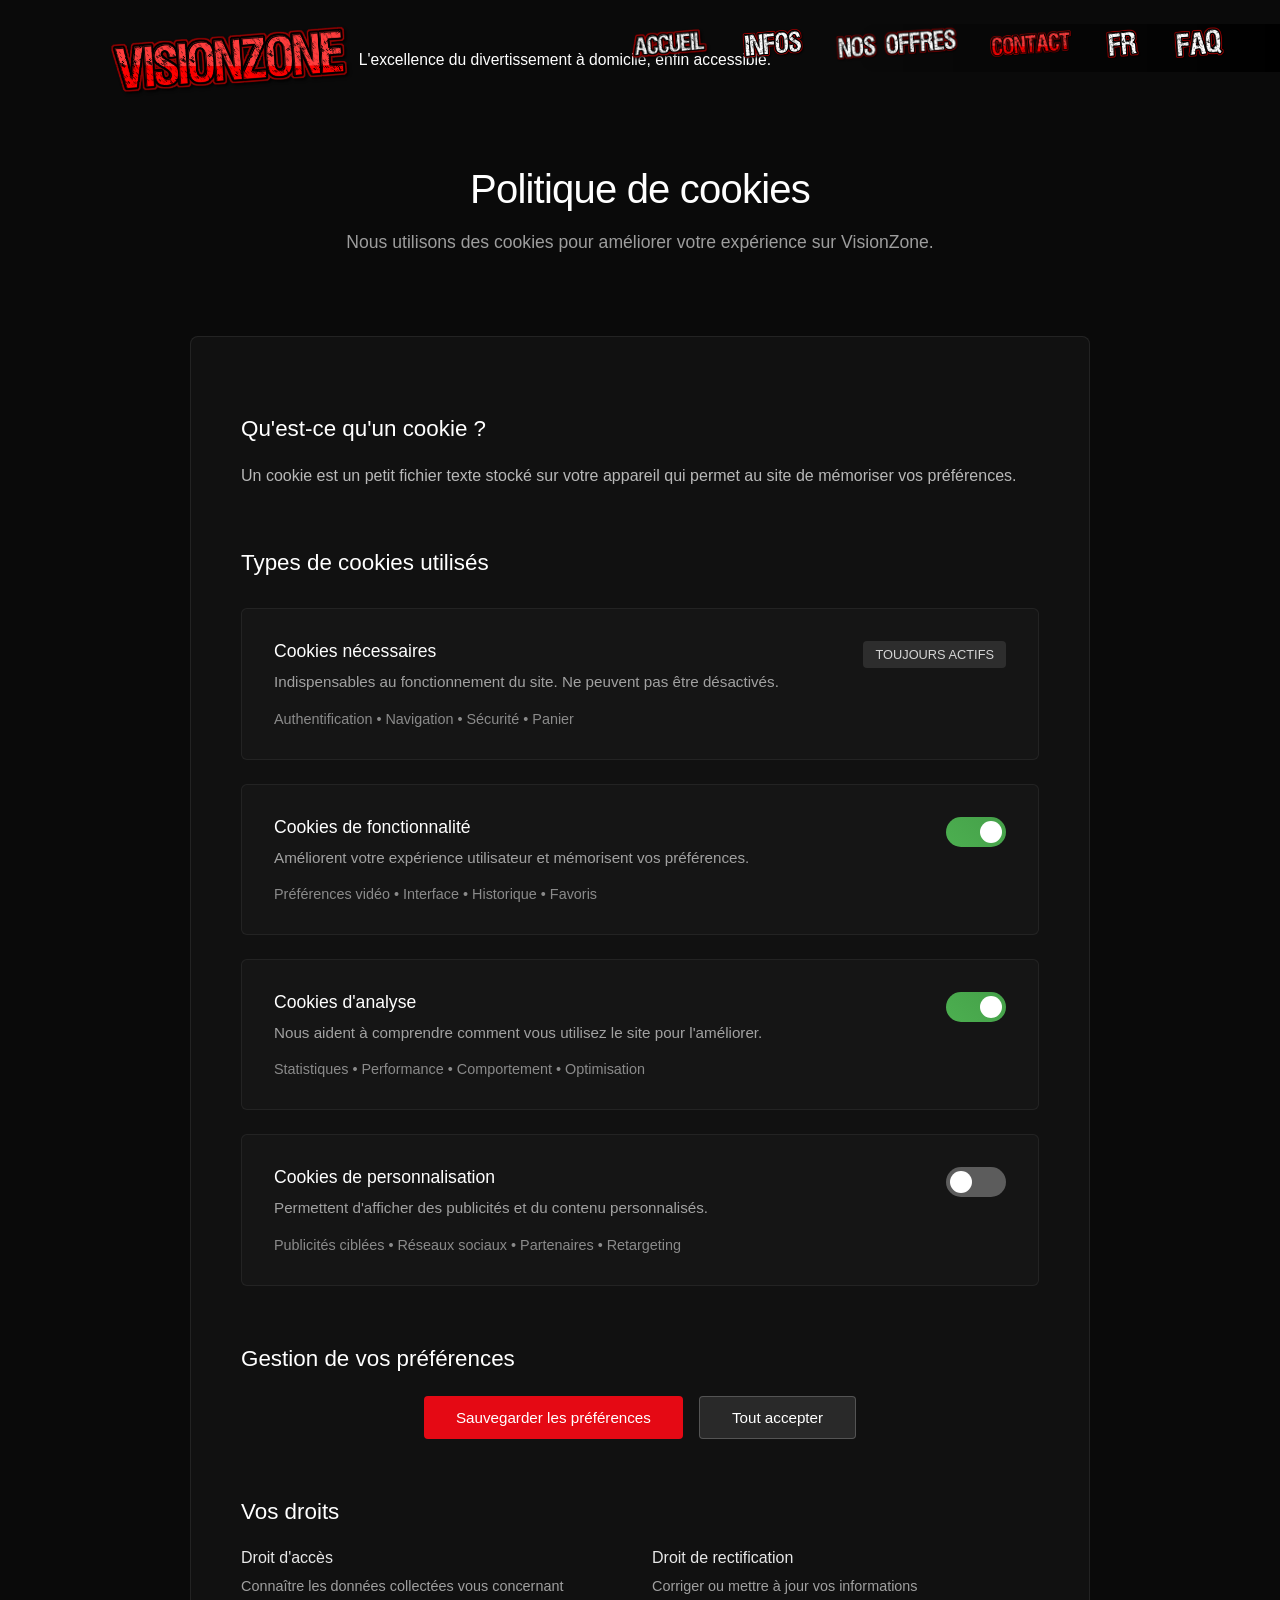
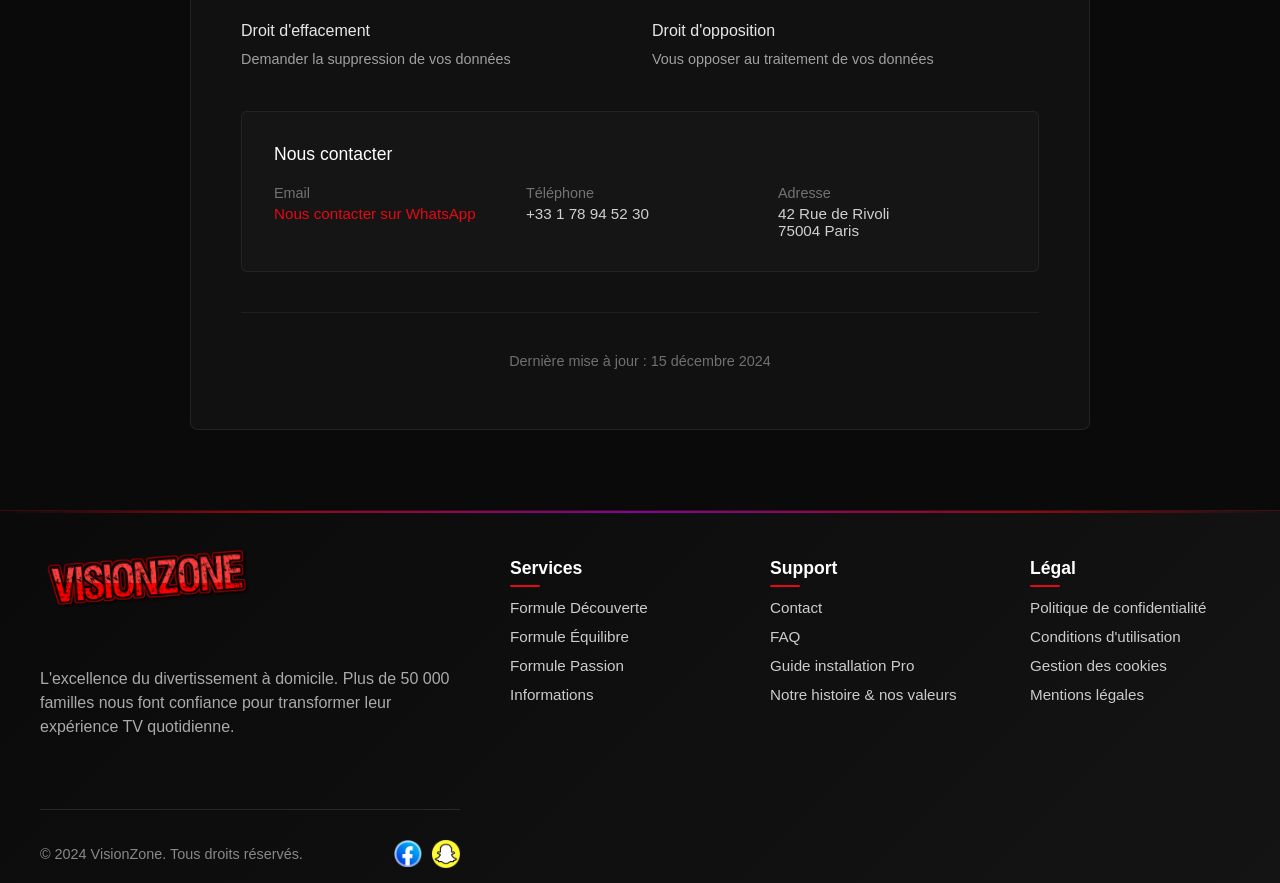
<file: cookies.html>
<!DOCTYPE html>
<html lang="fr">
<head>
    <meta charset="UTF-8">
    <meta name="viewport" content="width=device-width, initial-scale=1.0">
    <title>Politique de cookies – VisionZone</title>
    <meta name="description" content="Informez-vous sur l'utilisation des cookies sur le site VisionZone et gérez vos préférences pour une navigation optimale.">
    <link rel="canonical" href="https://bosta95.github.io/site/cookies.html">
    <meta property="og:title" content="Politique de cookies – VisionZone">
    <meta property="og:description" content="Informez-vous sur l'utilisation des cookies sur le site VisionZone et gérez vos préférences pour une navigation optimale.">
    <meta name="twitter:title" content="Politique de cookies – VisionZone">
    <meta name="twitter:description" content="Informez-vous sur l'utilisation des cookies sur le site VisionZone et gérez vos préférences pour une navigation optimale.">
    <link rel="stylesheet" href="style.css">
    <link rel="icon" type="image/x-icon" href="favicon.ico">
    <link rel="icon" type="image/png" sizes="48x48" href="favicon.png">
</head>
<body>
  <div class="nf-floating-header">
    <div class="nf-floating-left">
      <img src="./imgs/visionzone.png" alt="VisionZone Logo" class="nf-logo-img" style="height: 95px; margin-right: 12px; margin-top: -2px;">
      <span id="slogan" class="premium-slogan" style="font-size:0.98rem; margin-left:-10px; margin-top:33px; display:inline-block; vertical-align: middle;">L'excellence du divertissement à domicile, enfin accessible.</span>
    </div>
    <div class="nf-floating-header-bg"></div>
    
    <!-- Menu burger pour mobile -->
    <button class="mobile-menu-toggle" id="mobile-menu-toggle">
      <div class="burger-icon">
        <div class="burger-line"></div>
        <div class="burger-line"></div>
        <div class="burger-line"></div>
      </div>
    </button>
    
    <!-- Menu déroulant mobile -->
    <div class="mobile-menu-dropdown" id="mobile-menu-dropdown">
      <a href="index.html" class="mobile-menu-item">
        <img src="./imgs/accueil.png" alt="Accueil">
        Accueil
      </a>
      <a href="astuces-infos.html" class="mobile-menu-item">
        <img src="./imgs/infos.png" alt="Infos">
        Informations
      </a>
      <a href="#offers-section" class="mobile-menu-item">
        <img src="./imgs/nosoffres.png" alt="Nos offres">
        Nos Offres
      </a>
      <a href="contact.html" class="mobile-menu-item">
        <img src="./imgs/contact.png" alt="Contact">
        Contact
      </a>
      <a href="faq.html" class="mobile-menu-item">
        <img src="./imgs/faq.png" alt="FAQ">
        FAQ
      </a>
      <div style="border-top: 1px solid rgba(255,255,255,0.1); padding: 15px 20px;">
        <div style="display: flex; gap: 15px; justify-content: center; align-items: center;">
          <button class="mobile-lang-btn active" data-lang="fr" style="background: none; border: 2px solid #e50914; color: #e50914; padding: 8px 12px; border-radius: 6px; cursor: pointer; font-size: 0.9rem; font-weight: bold; transition: all 0.3s ease;">
            FR
          </button>
          <button class="mobile-lang-btn" data-lang="en" style="background: none; border: 2px solid rgba(255,255,255,0.3); color: rgba(255,255,255,0.7); padding: 8px 12px; border-radius: 6px; cursor: pointer; font-size: 0.9rem; font-weight: bold; transition: all 0.3s ease;">
            EN
          </button>
        </div>
      </div>
    </div>
    
    <!-- Menu desktop (caché sur mobile) -->
    <div class="nf-floating-right">
      <a href="index.html" id="menu-home" class="nf-btn-home-img" style="display:inline-block;"><img src="./imgs/accueil.png" alt="Accueil" style="height:90px;width:90px;object-fit:contain;vertical-align:middle;"></a>
      <a href="astuces-infos.html" id="menu-infos" class="nf-btn-infos-img" style="display:inline-block;"><img src="./imgs/infos.png" alt="Infos" style="height:70px;width:70px;object-fit:contain;vertical-align:middle;"></a>
                    <a href="#offers-section" id="menu-offers" class="nf-btn-offers-img" style="display:inline-block;"><img src="./imgs/nosoffres.png" alt="Nos offres" style="height:130px;width:130px;object-fit:contain;vertical-align:middle;"></a>
      <a href="contact.html" id="menu-contact" class="nf-btn-contact-img" style="display:inline-block;"><img src="./imgs/contact.png" alt="Contact" style="height:90px;width:90px;object-fit:contain;vertical-align:middle;"></a>
      <div class="nf-lang-select-wrapper" style="position: relative; z-index: 102;">
        <img src="./imgs/FR.png" alt="Français" id="lang-btn-img" style="height:45px;width:45px;object-fit:contain;vertical-align:middle;cursor:pointer;">
        <div id="lang-dropdown" class="lang-dropdown" style="display:none; position:absolute; top:60px; left:0; background:#181818; border-radius:8px; box-shadow:0 2px 8px rgba(0,0,0,0.18); min-width:120px; z-index:103;">
          <div class="lang-option" data-lang="fr" style="padding:12px 22px; color:#fff; cursor:pointer;">Français</div>
          <div class="lang-option" data-lang="en" style="padding:12px 22px; color:#fff; cursor:pointer;">English</div>
        </div>
      </div>
      <a href="faq.html" id="menu-faq" class="nf-btn-faq-img" style="display:inline-block;"><img src="./imgs/faq.png" alt="FAQ" style="height:60px;width:60px;object-fit:contain;vertical-align:middle;"></a>
    </div>
  </div>

    <!-- CONTENU PRINCIPAL -->
    <main style="min-height: 100vh; background: #0a0a0a; padding: 140px 20px 80px;">
        <div style="max-width: 900px; margin: 0 auto;">
            
            <header style="text-align: center; margin-bottom: 80px;">
                <h1 style="font-size: 2.5rem; font-weight: 300; color: #fff; margin-bottom: 16px; letter-spacing: -0.02em;">
                    Politique de cookies
                </h1>
                <p style="font-size: 1.1rem; color: rgba(255,255,255,0.6); line-height: 1.6; max-width: 600px; margin: 0 auto;">
                    Nous utilisons des cookies pour améliorer votre expérience sur VisionZone.
                </p>
            </header>

            <div style="background: rgba(255,255,255,0.03); border-radius: 8px; padding: 60px 50px; border: 1px solid rgba(255,255,255,0.08);">
                
                <!-- Définition -->
                <section style="margin-bottom: 60px;">
                    <h2 style="color: #fff; font-size: 1.4rem; font-weight: 400; margin-bottom: 20px;">
                        Qu'est-ce qu'un cookie ?
                    </h2>
                    <p style="color: rgba(255,255,255,0.7); line-height: 1.8; margin-bottom: 32px;">
                        Un cookie est un petit fichier texte stocké sur votre appareil qui permet au site de mémoriser vos préférences.
                    </p>
                </section>

                <!-- Types de cookies -->
                <section style="margin-bottom: 60px;">
                    <h2 style="color: #fff; font-size: 1.4rem; font-weight: 400; margin-bottom: 32px;">
                        Types de cookies utilisés
                    </h2>
                    
                    <div style="display: grid; gap: 24px;">
                        <!-- Cookies nécessaires -->
                        <div style="background: rgba(255,255,255,0.02); padding: 32px; border-radius: 6px; border: 1px solid rgba(255,255,255,0.06);">
                            <div style="display: flex; justify-content: space-between; align-items: flex-start; margin-bottom: 16px;">
                                <div>
                                    <h3 style="color: #fff; font-size: 1.1rem; font-weight: 400; margin: 0 0 8px 0;">
                                        Cookies nécessaires
                                    </h3>
                                    <p style="color: rgba(255,255,255,0.6); font-size: 0.95rem; margin: 0; line-height: 1.6;">
                                        Indispensables au fonctionnement du site. Ne peuvent pas être désactivés.
                                    </p>
                                </div>
                                <div style="background: rgba(255,255,255,0.1); padding: 6px 12px; border-radius: 4px; font-size: 0.8rem; color: rgba(255,255,255,0.8);">
                                    TOUJOURS ACTIFS
                                </div>
                            </div>
                            <div style="color: rgba(255,255,255,0.5); font-size: 0.9rem;">
                                Authentification • Navigation • Sécurité • Panier
                            </div>
                        </div>

                        <!-- Cookies de fonctionnalité -->
                        <div style="background: rgba(255,255,255,0.02); padding: 32px; border-radius: 6px; border: 1px solid rgba(255,255,255,0.06);">
                            <div style="display: flex; justify-content: space-between; align-items: flex-start; margin-bottom: 16px;">
                                <div>
                                    <h3 style="color: #fff; font-size: 1.1rem; font-weight: 400; margin: 0 0 8px 0;">
                                        Cookies de fonctionnalité
                                    </h3>
                                    <p style="color: rgba(255,255,255,0.6); font-size: 0.95rem; margin: 0; line-height: 1.6;">
                                        Améliorent votre expérience utilisateur et mémorisent vos préférences.
                                    </p>
                                </div>
                                <label class="cookie-toggle">
                                    <input type="checkbox" id="functional-cookies" checked>
                                    <span class="toggle-slider"></span>
                                </label>
                            </div>
                            <div style="color: rgba(255,255,255,0.5); font-size: 0.9rem;">
                                Préférences vidéo • Interface • Historique • Favoris
                            </div>
                        </div>

                        <!-- Cookies d'analyse -->
                        <div style="background: rgba(255,255,255,0.02); padding: 32px; border-radius: 6px; border: 1px solid rgba(255,255,255,0.06);">
                            <div style="display: flex; justify-content: space-between; align-items: flex-start; margin-bottom: 16px;">
                                <div>
                                    <h3 style="color: #fff; font-size: 1.1rem; font-weight: 400; margin: 0 0 8px 0;">
                                        Cookies d'analyse
                                    </h3>
                                    <p style="color: rgba(255,255,255,0.6); font-size: 0.95rem; margin: 0; line-height: 1.6;">
                                        Nous aident à comprendre comment vous utilisez le site pour l'améliorer.
                                    </p>
                                </div>
                                <label class="cookie-toggle">
                                    <input type="checkbox" id="analytics-cookies" checked>
                                    <span class="toggle-slider"></span>
                                </label>
                            </div>
                            <div style="color: rgba(255,255,255,0.5); font-size: 0.9rem;">
                                Statistiques • Performance • Comportement • Optimisation
                            </div>
                        </div>

                        <!-- Cookies de personnalisation -->
                        <div style="background: rgba(255,255,255,0.02); padding: 32px; border-radius: 6px; border: 1px solid rgba(255,255,255,0.06);">
                            <div style="display: flex; justify-content: space-between; align-items: flex-start; margin-bottom: 16px;">
                                <div>
                                    <h3 style="color: #fff; font-size: 1.1rem; font-weight: 400; margin: 0 0 8px 0;">
                                        Cookies de personnalisation
                                    </h3>
                                    <p style="color: rgba(255,255,255,0.6); font-size: 0.95rem; margin: 0; line-height: 1.6;">
                                        Permettent d'afficher des publicités et du contenu personnalisés.
                                    </p>
                                </div>
                                <label class="cookie-toggle">
                                    <input type="checkbox" id="marketing-cookies">
                                    <span class="toggle-slider"></span>
                                </label>
                            </div>
                            <div style="color: rgba(255,255,255,0.5); font-size: 0.9rem;">
                                Publicités ciblées • Réseaux sociaux • Partenaires • Retargeting
                            </div>
                        </div>
                    </div>
                </section>

                <!-- Gestion -->
                <section style="margin-bottom: 60px;">
                    <h2 style="color: #fff; font-size: 1.4rem; font-weight: 400; margin-bottom: 24px;">
                        Gestion de vos préférences
                    </h2>
                    
                    <div style="display: flex; gap: 16px; justify-content: center; margin-bottom: 40px; flex-wrap: wrap;">
                        <button onclick="saveCookiePreferences()" style="background: #e50914; color: #fff; border: none; padding: 12px 32px; border-radius: 4px; font-size: 0.95rem; cursor: pointer; transition: all 0.3s ease;">
                            Sauvegarder les préférences
                        </button>
                        <button onclick="acceptAllCookies()" style="background: rgba(255,255,255,0.1); color: #fff; border: 1px solid rgba(255,255,255,0.2); padding: 12px 32px; border-radius: 4px; font-size: 0.95rem; cursor: pointer; transition: all 0.3s ease;">
                            Tout accepter
                        </button>
                    </div>
                </section>

                <!-- Droits -->
                <section style="margin-bottom: 40px;">
                    <h2 style="color: #fff; font-size: 1.4rem; font-weight: 400; margin-bottom: 24px;">
                        Vos droits
                    </h2>
                    
                    <div style="display: grid; grid-template-columns: repeat(auto-fit, minmax(280px, 1fr)); gap: 24px; margin-bottom: 40px;">
                        <div>
                            <h3 style="color: rgba(255,255,255,0.9); font-size: 1rem; font-weight: 400; margin: 0 0 8px 0;">
                                Droit d'accès
                            </h3>
                            <p style="color: rgba(255,255,255,0.6); font-size: 0.9rem; margin: 0; line-height: 1.6;">
                                Connaître les données collectées vous concernant
                            </p>
                        </div>
                        <div>
                            <h3 style="color: rgba(255,255,255,0.9); font-size: 1rem; font-weight: 400; margin: 0 0 8px 0;">
                                Droit de rectification
                            </h3>
                            <p style="color: rgba(255,255,255,0.6); font-size: 0.9rem; margin: 0; line-height: 1.6;">
                                Corriger ou mettre à jour vos informations
                            </p>
                        </div>
                        <div>
                            <h3 style="color: rgba(255,255,255,0.9); font-size: 1rem; font-weight: 400; margin: 0 0 8px 0;">
                                Droit d'effacement
                            </h3>
                            <p style="color: rgba(255,255,255,0.6); font-size: 0.9rem; margin: 0; line-height: 1.6;">
                                Demander la suppression de vos données
                            </p>
                        </div>
                        <div>
                            <h3 style="color: rgba(255,255,255,0.9); font-size: 1rem; font-weight: 400; margin: 0 0 8px 0;">
                                Droit d'opposition
                            </h3>
                            <p style="color: rgba(255,255,255,0.6); font-size: 0.9rem; margin: 0; line-height: 1.6;">
                                Vous opposer au traitement de vos données
                            </p>
                        </div>
                    </div>

                    <div style="background: rgba(255,255,255,0.02); padding: 32px; border-radius: 6px; border: 1px solid rgba(255,255,255,0.06);">
                        <h3 style="color: #fff; font-size: 1.1rem; font-weight: 400; margin: 0 0 20px 0;">
                            Nous contacter
                        </h3>
                        <div style="display: grid; grid-template-columns: repeat(auto-fit, minmax(200px, 1fr)); gap: 24px;">
                            <div>
                                <div style="color: rgba(255,255,255,0.4); font-size: 0.9rem; margin-bottom: 4px;">Email</div>
                                <a href="https://wa.me/33652020293?text=Bonjour%2C%20je%20souhaite%20vous%20contacter." target="_blank" rel="noopener noreferrer" style="color: #e50914; text-decoration: none; font-size: 0.95rem;">Nous contacter sur WhatsApp</a>
                            </div>
                            <div>
                                <div style="color: rgba(255,255,255,0.4); font-size: 0.9rem; margin-bottom: 4px;">Téléphone</div>
                                <div style="color: rgba(255,255,255,0.8); font-size: 0.95rem;">+33 1 78 94 52 30</div>
                            </div>
                            <div>
                                <div style="color: rgba(255,255,255,0.4); font-size: 0.9rem; margin-bottom: 4px;">Adresse</div>
                                <div style="color: rgba(255,255,255,0.8); font-size: 0.95rem;">42 Rue de Rivoli<br>75004 Paris</div>
                            </div>
                        </div>
                    </div>
                </section>

                <footer style="text-align: center; padding-top: 40px; border-top: 1px solid rgba(255,255,255,0.06);">
                    <p style="color: rgba(255,255,255,0.4); font-size: 0.9rem; margin: 0;">
                        Dernière mise à jour : 15 décembre 2024
                    </p>
                </footer>

            </div>
        </div>
    </main>

    <!-- FOOTER -->
    <footer class="premium-footer">
      <div class="footer-container">
        <div class="footer-brand">
          <div class="footer-logo">
            <img src="./imgs/visionzone.png" alt="VisionZone Logo" style="height: 80px; width: auto;">
          </div>
          <p class="footer-tagline">L'excellence du divertissement à domicile. Plus de 50 000 familles nous font confiance pour transformer leur expérience TV quotidienne.</p>
        </div>
        
        <div class="footer-section">
          <h3 class="footer-title">Services</h3>
          <div class="footer-links">
            <a href="offre-3mois.html" class="footer-link">Formule Découverte</a>
            <a href="offre-6mois.html" class="footer-link">Formule Équilibre</a>
            <a href="offre-12mois.html" class="footer-link">Formule Passion</a>
            <a href="astuces-infos.html" class="footer-link">Informations</a>
          </div>
        </div>
        
        <div class="footer-section">
          <h3 class="footer-title">Support</h3>
          <div class="footer-links">
            <a href="contact.html" class="footer-link">Contact</a>
            <a href="faq.html" class="footer-link">FAQ</a>
            <a href="installation-facile-rapide.html" class="footer-link">Guide installation Pro</a>
            <a href="qui-sommes-nous.html" class="footer-link">Notre histoire &amp; nos valeurs</a>
          </div>
        </div>
        
        <div class="footer-section">
          <h3 class="footer-title">Légal</h3>
          <div class="footer-links">
            <a href="confidentialite.html" class="footer-link">Politique de confidentialité</a>
            <a href="conditions.html" class="footer-link">Conditions d'utilisation</a>
            <a href="cookies.html" class="footer-link">Gestion des cookies</a>
            <a href="mentions-legales.html" class="footer-link">Mentions légales</a>
          </div>
        </div>
      </div>
      
      <div class="footer-container">
        <div class="footer-bottom">
          <div class="footer-copyright" id="footer-copyright">
            © 2024 VisionZone. Tous droits réservés.
          </div>
          <div class="footer-social" style="gap:10px;">
            <a href="https://www.facebook.com/groups/1740808673190199?locale=fr_FR" target="_blank" rel="noopener" title="Facebook VisionZone">
              <img src="./imgs/facebook.png" alt="Facebook" style="width:28px;height:28px;object-fit:contain;vertical-align:middle;">
            </a>
            <a href="https://www.snapchat.com/add/dyuka.953" target="_blank" rel="noopener" title="Snapchat dyuka.953">
              <img src="./imgs/snap.png" alt="Snapchat" style="width:28px;height:28px;object-fit:contain;vertical-align:middle;">
            </a>
          </div>
        </div>
      </div>
    </footer>

    <script src="js/main.js"></script>
    <script>
        // Les toggles utilisent maintenant les styles CSS existants

        // Gestion des préférences
        function saveCookiePreferences() {
            const functional = document.getElementById('functional-cookies').checked;
            const analytics = document.getElementById('analytics-cookies').checked;
            const marketing = document.getElementById('marketing-cookies').checked;
            
            localStorage.setItem('vz_functional_cookies', functional);
            localStorage.setItem('vz_analytics_cookies', analytics);
            localStorage.setItem('vz_marketing_cookies', marketing);
            localStorage.setItem('vz_cookie_consent', 'true');
            
            const button = event.target;
            const originalText = button.textContent;
            button.textContent = 'Préférences sauvegardées';
            button.style.background = '#28a745';
            
            setTimeout(() => {
                button.textContent = originalText;
                button.style.background = '#e50914';
            }, 2000);
        }
        
        function acceptAllCookies() {
            document.getElementById('functional-cookies').checked = true;
            document.getElementById('analytics-cookies').checked = true;
            document.getElementById('marketing-cookies').checked = true;
            
            const event = new Event('change');
            document.getElementById('functional-cookies').dispatchEvent(event);
            document.getElementById('analytics-cookies').dispatchEvent(event);
            document.getElementById('marketing-cookies').dispatchEvent(event);
            
            saveCookiePreferences();
        }

        // Menu burger
        const mobileMenuToggle = document.getElementById('mobile-menu-toggle');
        const mobileMenuDropdown = document.getElementById('mobile-menu-dropdown');
        
        if (mobileMenuToggle && mobileMenuDropdown) {
            mobileMenuToggle.addEventListener('click', function(e) {
                e.preventDefault();
                e.stopPropagation();
                mobileMenuToggle.classList.toggle('active');
                mobileMenuDropdown.classList.toggle('active');
            });
            
            document.addEventListener('click', function(event) {
                if (!mobileMenuToggle.contains(event.target) && !mobileMenuDropdown.contains(event.target)) {
                    mobileMenuToggle.classList.remove('active');
                    mobileMenuDropdown.classList.remove('active');
                }
            });
        }
    </script>
</body>
</html>
</file>
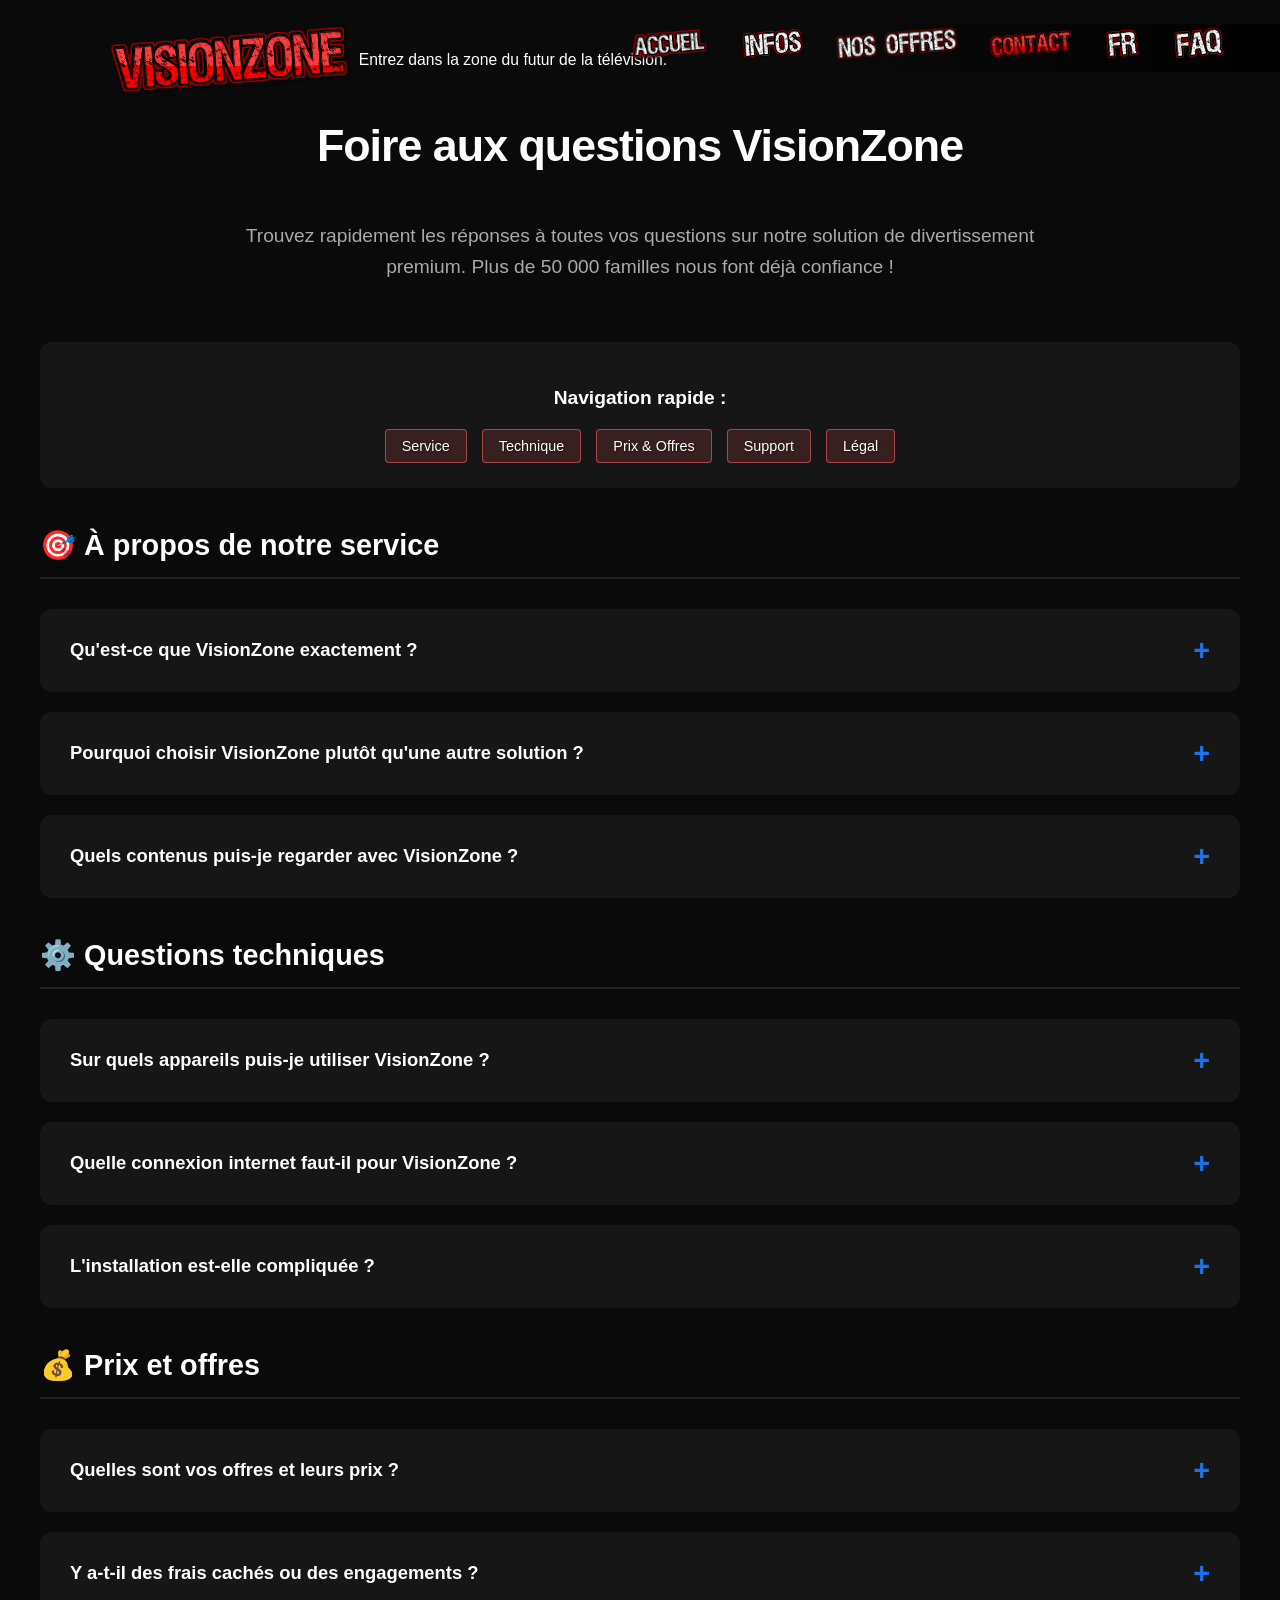
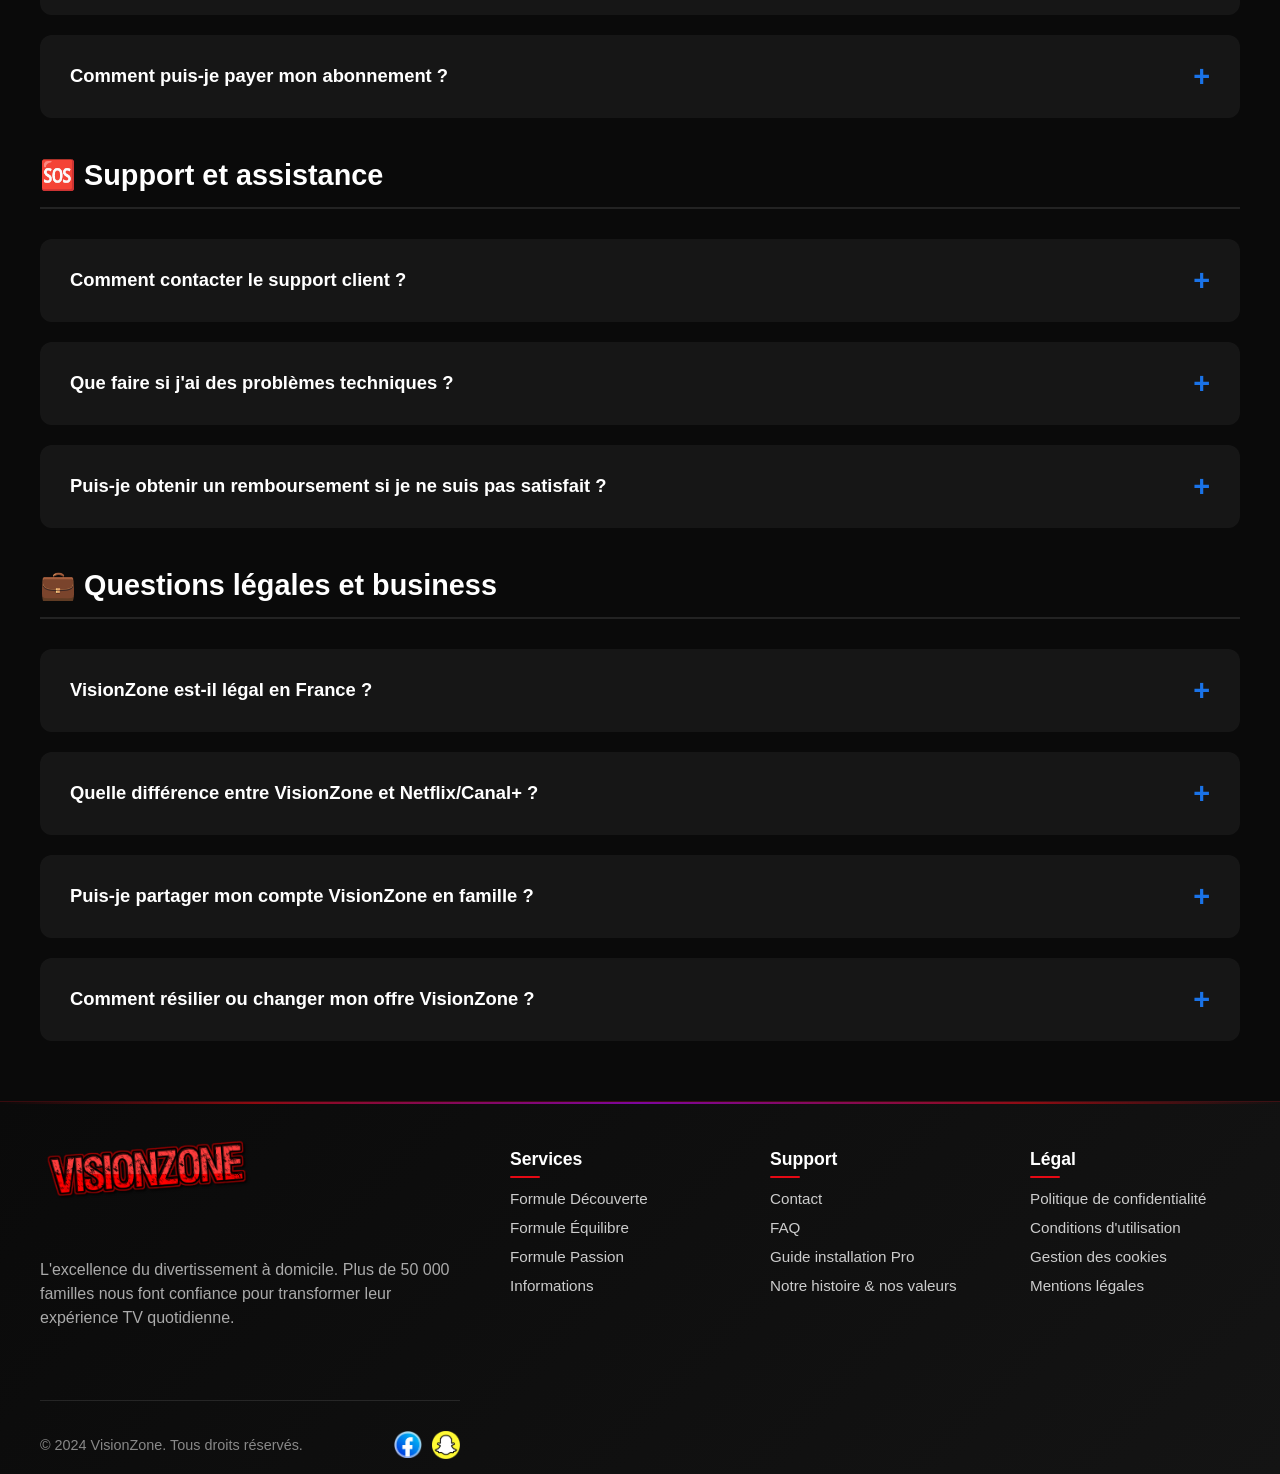
<file: faq.html>
<!DOCTYPE html>
<html lang="fr">
<head>
    <meta charset="UTF-8">
    <meta name="viewport" content="width=device-width, initial-scale=1.0">
    <title>FAQ VisionZone – Questions fréquentes IPTV</title>
    <meta name="description" content="Retrouvez les réponses aux questions les plus fréquentes sur l'utilisation, l'abonnement et le support VisionZone IPTV.">
    <link rel="canonical" href="https://bosta95.github.io/site/faq.html">
    <meta name="keywords" content="FAQ VisionZone, questions streaming, installation solution premium, qualité 4K, compatibilité appareils, support client">
<meta property="og:title" content="FAQ VisionZone – Questions fréquentes IPTV">
    <meta property="og:description" content="Retrouvez les réponses aux questions les plus fréquentes sur l'utilisation, l'abonnement et le support VisionZone IPTV.">
    <meta property="og:type" content="website">
    <meta name="twitter:card" content="summary">
    <link rel="stylesheet" href="./style.css">
    
    <!-- Schema Markup FAQ pour Google -->
    <script type="application/ld+json">
    {
      "@context": "https://schema.org",
      "@type": "FAQPage",
      "mainEntity": [
        {
          "@type": "Question",
          "name": "Qu'est-ce que VisionZone exactement ?",
          "acceptedAnswer": {
            "@type": "Answer",
            "text": "VisionZone est une solution de divertissement premium qui transforme votre façon de regarder la télévision. Nous proposons une plateforme multimédia moderne et intuitive, un accès à des milliers de contenus en qualité 4K, une expérience personnalisée selon vos goûts, un service client français disponible 7j/7. Plus de 50 000 familles nous font déjà confiance !"
          }
        },
        {
          "@type": "Question",
          "name": "Pourquoi choisir VisionZone plutôt qu'une autre solution ?",
          "acceptedAnswer": {
            "@type": "Answer",
            "text": "VisionZone se démarque par son excellence : Qualité garantie avec streaming 4K Ultra HD stable, Simplicité avec installation en 5 minutes chrono, Fiabilité avec service disponible 24h/24 365j/an, Support français avec équipe dédiée basée en France, Prix transparent sans aucun frais caché ni engagement."
          }
        },
        {
          "@type": "Question",
          "name": "Sur quels appareils puis-je utiliser VisionZone ?",
          "acceptedAnswer": {
            "@type": "Answer",
            "text": "VisionZone est compatible avec tous vos appareils : Smart TV (Samsung, LG, Sony, Philips, TCL), Box Android (Nvidia Shield, Mi Box, Fire TV Stick), Smartphones et tablettes (iOS et Android), Ordinateurs (Windows, Mac, Linux), Consoles (PlayStation, Xbox). Jusqu'à 5 appareils simultanés avec un seul abonnement !"
          }
        },
        {
          "@type": "Question",
          "name": "Quelle connexion internet faut-il pour VisionZone ?",
          "acceptedAnswer": {
            "@type": "Answer",
            "text": "Nos recommandations de débit internet : HD (720p) 5 Mbps minimum, Full HD (1080p) 10 Mbps recommandé, 4K Ultra HD 25 Mbps pour une qualité optimale. Notre technologie streaming adaptatif ajuste automatiquement la qualité selon votre connexion pour éviter les coupures."
          }
        },
        {
          "@type": "Question",
          "name": "L'installation est-elle compliquée ?",
          "acceptedAnswer": {
            "@type": "Answer",
            "text": "Absolument pas ! Installation en 3 étapes simples : 1. Téléchargez l'application sur votre appareil, 2. Connectez-vous avec vos identifiants reçus par email, 3. Profitez immédiatement de votre contenu ! Temps d'installation moyen : 5 minutes. Guide d'installation détaillé fourni + support technique disponible."
          }
        },
        {
          "@type": "Question",
          "name": "Quelles sont vos offres et leurs prix ?",
          "acceptedAnswer": {
            "@type": "Answer",
            "text": "Nos 3 formules adaptées à tous les besoins : Découverte (3 mois) idéal pour tester notre service, Équilibre (6 mois) le bon compromis qualité-prix, Passion (12 mois) la meilleure valeur avec économies maximales. Avantages communs : Qualité 4K Ultra HD, 5 appareils simultanés, Support client français, Mise à jour automatique du catalogue."
          }
        },
        {
          "@type": "Question",
          "name": "Y a-t-il des frais cachés ou des engagements ?",
          "acceptedAnswer": {
            "@type": "Answer",
            "text": "Transparence totale chez VisionZone ! Aucun frais caché : le prix affiché est le prix final. Aucun engagement : pas de reconduction automatique. Aucune surprise : pas de frais d'installation. Prix fixe pendant toute la durée de votre abonnement, paiement sécurisé en une seule fois, facture claire envoyée par email."
          }
        },
        {
          "@type": "Question",
          "name": "Comment contacter le support client ?",
          "acceptedAnswer": {
            "@type": "Answer",
            "text": "Notre équipe française est là pour vous aider : Email support@visionzone.fr (réponse sous 2h), Chat en direct disponible sur notre site, Téléphone numéro français non surtaxé. Horaires : Lundi-Vendredi 9h-19h, Weekend 10h-16h, Support technique d'urgence 24h/24."
          }
        },
        {
          "@type": "Question",
          "name": "Puis-je obtenir un remboursement si je ne suis pas satisfait ?",
          "acceptedAnswer": {
            "@type": "Answer",
            "text": "Votre satisfaction est notre priorité ! Garantie 7 jours : remboursement intégral si non satisfait. Problème technique : remboursement au prorata. Procédure simple : demande par email, traitement sous 48h. Plus de 98% de nos clients sont satisfaits et renouvellent leur abonnement ! Contact remboursement : refund@visionzone.fr"
          }
        }
      ]
    }
    </script>
    
    <style>
        .faq-container {
            max-width: 1200px;
            margin: 120px auto 60px;
            padding: 0 30px;
        }

        .faq-title {
            font-size: 2.8rem;
            color: #fff;
            margin-bottom: 50px;
            text-align: center;
            font-weight: 700;
            letter-spacing: -1px;
        }

        .faq-subtitle {
            font-size: 1.2rem;
            color: #aaa;
            text-align: center;
            margin-bottom: 60px;
            line-height: 1.6;
            max-width: 800px;
            margin-left: auto;
            margin-right: auto;
        }

        .faq-section {
            margin-bottom: 40px;
        }

        .faq-section-title {
            font-size: 1.8rem;
            color: #fff;
            margin-bottom: 30px;
            padding-bottom: 15px;
            border-bottom: 2px solid rgba(255,255,255,0.1);
        }

        .faq-item {
            background: rgba(255,255,255,0.05);
            border-radius: 12px;
            margin-bottom: 20px;
            overflow: hidden;
            transition: all 0.3s ease;
        }

        .faq-item:hover {
            background: rgba(255,255,255,0.08);
            transform: translateY(-2px);
        }

        .faq-question {
            padding: 25px 30px;
            color: #fff;
            font-size: 1.15rem;
            font-weight: 600;
            cursor: pointer;
            display: flex;
            justify-content: space-between;
            align-items: center;
        }

        .faq-question::after {
            content: '+';
            font-size: 1.8rem;
            color: #1a73e8;
        }

        .faq-answer {
            padding: 0 30px;
            max-height: 0;
            overflow: hidden;
            transition: all 0.3s ease;
            color: #ddd;
            line-height: 1.6;
        }

        .faq-item.active .faq-question::after {
            content: '-';
        }

        .faq-item.active .faq-answer {
            padding: 0 30px 25px;
            max-height: 1000px;
        }

        .highlight {
            color: #1a73e8;
            font-weight: 600;
        }
    </style>
    <link rel="icon" type="image/x-icon" href="favicon.ico">
    <link rel="icon" type="image/png" sizes="48x48" href="favicon.png">
</head>
<body>
    <a href="index.html" class="faq-back-arrow" aria-label="Retour à l'accueil">
        <svg width="38" height="38" viewBox="0 0 38 38" fill="none" xmlns="http://www.w3.org/2000/svg">
            <circle cx="19" cy="19" r="19" fill="rgba(229,9,20,0.13)"/>
            <path d="M23 11L15 19L23 27" stroke="#E50914" stroke-width="3.2" stroke-linecap="round" stroke-linejoin="round"/>
        </svg>
    </a>
    <div class="nf-floating-header">
        <div class="nf-floating-left">
            <a href="index.html" style="display:inline-block;"><img src="./imgs/visionzone.png" alt="VisionZone Logo" class="nf-logo-img" style="height: 70px; margin-right: 12px; margin-top: -2px;"></a>
            <span id="slogan" class="premium-slogan" style="font-size:0.98rem; margin-left:-10px; margin-top:33px; display:inline-block; vertical-align: middle;">Entrez dans la zone du futur de la télévision.</span>
        </div>
        <div class="nf-floating-header-bg"></div>
        
        <!-- Menu burger pour mobile -->
        <button class="mobile-menu-toggle" id="mobile-menu-toggle">
            <div class="burger-icon">
                <div class="burger-line"></div>
                <div class="burger-line"></div>
                <div class="burger-line"></div>
            </div>
        </button>
        
            <!-- Menu déroulant mobile -->
    <div class="mobile-menu-dropdown" id="mobile-menu-dropdown">
      <a href="index.html" class="mobile-menu-item">
        <img src="./imgs/accueil.png" alt="Accueil">
        Accueil
      </a>
      <a href="astuces-infos.html" class="mobile-menu-item">
        <img src="./imgs/infos.png" alt="Infos">
        Informations
      </a>
            <a href="index.html#offers-section" class="mobile-menu-item">
                <img src="./imgs/nosoffres.png" alt="Nos offres">
                Nos Offres
            </a>
            <a href="contact.html" class="mobile-menu-item">
                <img src="./imgs/contact.png" alt="Contact">
                Contact
            </a>
            <a href="faq.html" class="mobile-menu-item">
                <img src="./imgs/faq.png" alt="FAQ">
                FAQ
            </a>
            <div style="border-top: 1px solid rgba(255,255,255,0.1); padding: 15px 20px;">
                <div style="display: flex; gap: 15px; justify-content: center; align-items: center;">
                    <button class="mobile-lang-btn active" data-lang="fr" style="background: none; border: 2px solid #e50914; color: #e50914; padding: 8px 12px; border-radius: 6px; cursor: pointer; font-size: 0.9rem; font-weight: bold; transition: all 0.3s ease;">
                        FR
                    </button>
                    <button class="mobile-lang-btn" data-lang="en" style="background: none; border: 2px solid rgba(255,255,255,0.3); color: rgba(255,255,255,0.7); padding: 8px 12px; border-radius: 6px; cursor: pointer; font-size: 0.9rem; font-weight: bold; transition: all 0.3s ease;">
                        EN
                    </button>
                </div>
            </div>
        </div>
        
            <!-- Menu desktop (caché sur mobile) -->
    <div class="nf-floating-right">
      <a href="index.html" id="menu-home" class="nf-btn-home-img" style="display:inline-block;"><img src="./imgs/accueil.png" alt="Accueil" style="height:90px;width:90px;object-fit:contain;vertical-align:middle;"></a>
      <a href="astuces-infos.html" id="menu-infos" class="nf-btn-infos-img" style="display:inline-block;"><img src="./imgs/infos.png" alt="Infos" style="height:70px;width:70px;object-fit:contain;vertical-align:middle;"></a>
                                              <a href="index.html#offers-section" id="menu-offers" class="nf-btn-offers-img" style="display:inline-block;"><img src="./imgs/nosoffres.png" alt="Nos offres" style="height:130px;width:130px;object-fit:contain;vertical-align:middle;"></a>
          <a href="contact.html" id="menu-contact" class="nf-btn-contact-img" style="display:inline-block;"><img src="./imgs/contact.png" alt="Contact" style="height:90px;width:90px;object-fit:contain;vertical-align:middle;"></a>
          <div class="nf-lang-select-wrapper" style="position: relative; z-index: 102;">
              <img src="./imgs/FR.png" alt="Français" id="lang-btn-img" style="height:45px;width:45px;object-fit:contain;vertical-align:middle;cursor:pointer;">
              <div id="lang-dropdown" class="lang-dropdown" style="display:none; position:absolute; top:60px; left:0; background:#181818; border-radius:8px; box-shadow:0 2px 8px rgba(0,0,0,0.18); min-width:120px; z-index:103;">
                  <div class="lang-option" data-lang="fr" style="padding:12px 22px; color:#fff; cursor:pointer;">Français</div>
                  <div class="lang-option" data-lang="en" style="padding:12px 22px; color:#fff; cursor:pointer;">English</div>
              </div>
          </div>
          <a href="faq.html" id="menu-faq" class="nf-btn-faq-img" style="display:inline-block;"><img src="./imgs/faq.png" alt="FAQ" style="height:60px;width:60px;object-fit:contain;vertical-align:middle;"></a>
        </div>
    </div>

    <div class="faq-container">
        <h1 class="faq-title">Foire aux questions VisionZone</h1>
        <p class="faq-subtitle">Trouvez rapidement les réponses à toutes vos questions sur notre solution de divertissement premium. Plus de 50 000 familles nous font déjà confiance !</p>
        
        <!-- Navigation rapide -->
        <div class="faq-nav" style="background: rgba(255,255,255,0.05); border-radius: 12px; padding: 25px; margin-bottom: 40px; text-align: center;">
            <h3 style="color: #fff; margin-bottom: 20px; font-size: 1.2rem;">Navigation rapide :</h3>
            <div style="display: flex; flex-wrap: wrap; gap: 15px; justify-content: center;">
                                 <a href="#service" style="background: rgba(80, 40, 40, 0.6); color: #fff; padding: 8px 16px; border-radius: 4px; text-decoration: none; font-size: 0.9rem; transition: all 0.3s ease; border: 1px solid rgba(200, 80, 80, 0.8); text-shadow: 1px 1px 2px rgba(0,0,0,0.5);">Service</a>
                 <a href="#technique" style="background: rgba(80, 40, 40, 0.6); color: #fff; padding: 8px 16px; border-radius: 4px; text-decoration: none; font-size: 0.9rem; transition: all 0.3s ease; border: 1px solid rgba(200, 80, 80, 0.8); text-shadow: 1px 1px 2px rgba(0,0,0,0.5);">Technique</a>
                 <a href="#commercial" style="background: rgba(80, 40, 40, 0.6); color: #fff; padding: 8px 16px; border-radius: 4px; text-decoration: none; font-size: 0.9rem; transition: all 0.3s ease; border: 1px solid rgba(200, 80, 80, 0.8); text-shadow: 1px 1px 2px rgba(0,0,0,0.5);">Prix & Offres</a>
                 <a href="#support" style="background: rgba(80, 40, 40, 0.6); color: #fff; padding: 8px 16px; border-radius: 4px; text-decoration: none; font-size: 0.9rem; transition: all 0.3s ease; border: 1px solid rgba(200, 80, 80, 0.8); text-shadow: 1px 1px 2px rgba(0,0,0,0.5);">Support</a>
                 <a href="#business" style="background: rgba(80, 40, 40, 0.6); color: #fff; padding: 8px 16px; border-radius: 4px; text-decoration: none; font-size: 0.9rem; transition: all 0.3s ease; border: 1px solid rgba(200, 80, 80, 0.8); text-shadow: 1px 1px 2px rgba(0,0,0,0.5);">Légal</a>
            </div>
        </div>

        <!-- Section Service -->
        <div class="faq-section" id="service">
            <h2 class="faq-section-title" id="faq-section1-title">🎯 À propos de notre service</h2>
            
            <div class="faq-item">
                <div class="faq-question" id="faq-q1">Qu'est-ce que VisionZone exactement ?</div>
                <div class="faq-answer" id="faq-a1">
                    VisionZone est une <strong>solution de divertissement premium</strong> qui transforme votre façon de regarder la télévision. Nous proposons :<br><br>
                    • Une plateforme multimédia moderne et intuitive<br>
                    • Un accès à des milliers de contenus en qualité 4K<br>
                    • Une expérience personnalisée selon vos goûts<br>
                    • Un service client français disponible 7j/7<br>
                    • Plus de <strong>50 000 familles</strong> nous font déjà confiance !
                </div>
            </div>

            <div class="faq-item">
                <div class="faq-question" id="faq-q2">Pourquoi choisir VisionZone plutôt qu'une autre solution ?</div>
                <div class="faq-answer" id="faq-a2">
                    VisionZone se démarque par son excellence :<br><br>
                    • <strong>Qualité garantie</strong> : Streaming 4K Ultra HD stable<br>
                    • <strong>Simplicité</strong> : Installation en 5 minutes chrono<br>
                    • <strong>Fiabilité</strong> : Service disponible 24h/24, 365j/an<br>
                    • <strong>Support français</strong> : Équipe dédiée basée en France<br>
                    • <strong>Prix transparent</strong> : Aucun frais caché, aucun engagement
                </div>
            </div>

            <div class="faq-item">
                <div class="faq-question" id="faq-q3">Quels contenus puis-je regarder avec VisionZone ?</div>
                <div class="faq-answer" id="faq-a3">
                    Notre catalogue premium comprend :<br><br>
                    • <strong>Films</strong> : Dernières sorties cinéma et classiques<br>
                    • <strong>Séries</strong> : Productions françaises et internationales<br>
                    • <strong>Sport</strong> : Événements sportifs majeurs en direct<br>
                    • <strong>Documentaires</strong> : Contenu éducatif et culturel<br>
                    • <strong>Divertissement</strong> : Émissions, talk-shows, actualités<br><br>
                    <em>Catalogue mis à jour quotidiennement avec les dernières nouveautés !</em>
                </div>
            </div>
        </div>

        <!-- Section Technique -->
        <div class="faq-section" id="technique">
            <h2 class="faq-section-title" id="faq-section2-title">⚙️ Questions techniques</h2>
            
            <div class="faq-item">
                <div class="faq-question" id="faq-q4">Sur quels appareils puis-je utiliser VisionZone ?</div>
                <div class="faq-answer" id="faq-a4">
                    VisionZone est compatible avec <strong>tous vos appareils</strong> :<br><br>
                    • <strong>Smart TV</strong> : Samsung, LG, Sony, Philips, TCL...<br>
                    • <strong>Box Android</strong> : Nvidia Shield, Mi Box, Fire TV Stick...<br>
                    • <strong>Smartphones/Tablettes</strong> : iOS et Android<br>
                    • <strong>Ordinateurs</strong> : Windows, Mac, Linux<br>
                    • <strong>Consoles</strong> : PlayStation, Xbox<br><br>
                    <em>Jusqu'à 5 appareils simultanés avec un seul abonnement !</em>
                </div>
            </div>

            <div class="faq-item">
                <div class="faq-question" id="faq-q5">Quelle connexion internet faut-il pour VisionZone ?</div>
                <div class="faq-answer" id="faq-a5">
                    Nos recommandations de débit internet :<br><br>
                    • <strong>HD (720p)</strong> : 5 Mbps minimum<br>
                    • <strong>Full HD (1080p)</strong> : 10 Mbps recommandé<br>
                    • <strong>4K Ultra HD</strong> : 25 Mbps pour une qualité optimale<br><br>
                    Notre technologie <strong>streaming adaptatif</strong> ajuste automatiquement la qualité selon votre connexion pour éviter les coupures.
                </div>
            </div>

            <div class="faq-item">
                <div class="faq-question" id="faq-q6">L'installation est-elle compliquée ?</div>
                <div class="faq-answer" id="faq-a6">
                    <strong>Absolument pas !</strong> Installation en 3 étapes simples :<br><br>
                    1. <strong>Téléchargez</strong> l'application sur votre appareil<br>
                    2. <strong>Connectez-vous</strong> avec vos identifiants reçus par email<br>
                    3. <strong>Profitez</strong> immédiatement de votre contenu !<br><br>
                    <em>Temps d'installation moyen : 5 minutes</em><br>
                    <em>Guide d'installation détaillé fourni + support technique disponible</em>
                </div>
            </div>
        </div>

        <!-- Section Commerciale -->
        <div class="faq-section" id="commercial">
            <h2 class="faq-section-title" id="faq-section3-title">💰 Prix et offres</h2>
            
            <div class="faq-item">
                <div class="faq-question" id="faq-q7">Quelles sont vos offres et leurs prix ?</div>
                <div class="faq-answer" id="faq-a7">
                    Nos 3 formules adaptées à tous les besoins :<br><br>
                    • <strong>Découverte (3 mois)</strong> : Idéal pour tester notre service<br>
                    • <strong>Équilibre (6 mois)</strong> : Le bon compromis qualité-prix<br>
                    • <strong>Passion (12 mois)</strong> : La meilleure valeur, économies maximales<br><br>
                    <strong>Avantages communs à toutes les formules :</strong><br>
                    ✅ Qualité 4K Ultra HD<br>
                    ✅ 5 appareils simultanés<br>
                    ✅ Support client français<br>
                    ✅ Mise à jour automatique du catalogue<br><br>
                    
                    <!-- Liens internes vers offres -->
                    <strong>📋 Découvrez nos offres en détail :</strong><br>
                    • <a href="offre-3mois.html" style="color: #1a73e8; text-decoration: none; font-weight: bold;">Offre Découverte 3 mois</a> - Parfait pour commencer<br>
                    • <a href="offre-6mois.html" style="color: #1a73e8; text-decoration: none; font-weight: bold;">Offre Équilibre 6 mois</a> - Le plus populaire<br>
                    • <a href="offre-12mois.html" style="color: #1a73e8; text-decoration: none; font-weight: bold;">Offre Passion 12 mois</a> - Meilleure économie<br><br>
                    
                    <!-- Bouton d'action -->
                    <div style="text-align: center; margin-top: 15px;">
                        <a href="index.html#offers-section" style="background: linear-gradient(45deg, #e50914, #ff6b35); color: white; padding: 12px 25px; border-radius: 25px; text-decoration: none; font-weight: bold; display: inline-block; transition: all 0.3s ease; box-shadow: 0 4px 15px rgba(229,9,20,0.3);">
                            🎯 Voir toutes nos offres
                        </a>
                    </div>
                </div>
            </div>

            <div class="faq-item">
                <div class="faq-question" id="faq-q8">Y a-t-il des frais cachés ou des engagements ?</div>
                <div class="faq-answer" id="faq-a8">
                    <strong>Transparence totale chez VisionZone !</strong><br><br>
                    ❌ <strong>Aucun frais caché</strong> : Le prix affiché est le prix final<br>
                    ❌ <strong>Aucun engagement</strong> : Pas de reconduction automatique<br>
                    ❌ <strong>Aucune surprise</strong> : Pas de frais d'installation<br><br>
                    ✅ <strong>Prix fixe</strong> pendant toute la durée de votre abonnement<br>
                    ✅ <strong>Paiement sécurisé</strong> en une seule fois<br>
                    ✅ <strong>Facture claire</strong> envoyée par email<br><br>
                    
                    <!-- Bouton d'action transparence -->
                    <div style="text-align: center; margin-top: 15px;">
                        <a href="index.html#offers-section" style="background: linear-gradient(45deg, #28a745, #20c997); color: white; padding: 12px 25px; border-radius: 25px; text-decoration: none; font-weight: bold; display: inline-block; transition: all 0.3s ease; box-shadow: 0 4px 15px rgba(40,167,69,0.3);">
                            ✅ Découvrir nos prix transparents
                        </a>
                    </div>
                </div>
            </div>

            <div class="faq-item">
                <div class="faq-question" id="faq-q9">Comment puis-je payer mon abonnement ?</div>
                <div class="faq-answer" id="faq-a9">
                    Plusieurs moyens de paiement sécurisés :<br><br>
                    • <strong>Carte bancaire</strong> : Visa, Mastercard, American Express<br>
                    • <strong>PayPal</strong> : Paiement sécurisé en un clic<br>
                    • <strong>Virement bancaire</strong> : Pour les entreprises<br><br>
                    <em>Tous les paiements sont sécurisés par cryptage SSL 256 bits</em><br>
                    <em>Aucune donnée bancaire n'est stockée sur nos serveurs</em>
                </div>
            </div>
        </div>

        <!-- Section Support -->
        <div class="faq-section" id="support">
            <h2 class="faq-section-title" id="faq-section4-title">🆘 Support et assistance</h2>
            
            <div class="faq-item">
                <div class="faq-question" id="faq-q10">Comment contacter le support client ?</div>
                <div class="faq-answer" id="faq-a10">
                    Notre équipe française est là pour vous aider :<br><br>
                    • <strong>Email</strong> : support@visionzone.fr (réponse sous 2h)<br>
                    • <strong>Chat en direct</strong> : Disponible sur notre site<br>
                    • <strong>Téléphone</strong> : Numéro français non surtaxé<br><br>
                    <strong>Horaires :</strong><br>
                    • Lundi-Vendredi : 9h-19h<br>
                    • Weekend : 10h-16h<br>
                    • Support technique d'urgence : 24h/24<br><br>
                    
                    <!-- Bouton contact -->
                    <div style="text-align: center; margin-top: 15px;">
                        <a href="contact.html" style="background: linear-gradient(45deg, #007bff, #0056b3); color: white; padding: 12px 25px; border-radius: 25px; text-decoration: none; font-weight: bold; display: inline-block; transition: all 0.3s ease; box-shadow: 0 4px 15px rgba(0,123,255,0.3);">
                            📞 Nous contacter maintenant
                        </a>
                    </div>
                </div>
            </div>

            <div class="faq-item">
                <div class="faq-question" id="faq-q11">Que faire si j'ai des problèmes techniques ?</div>
                <div class="faq-answer" id="faq-a11">
                    Solutions rapides aux problèmes courants :<br><br>
                    <strong>Problème de connexion :</strong><br>
                    • Vérifiez votre connexion internet<br>
                    • Redémarrez votre application<br>
                    • Testez sur un autre appareil<br><br>
                    <strong>Qualité d'image dégradée :</strong><br>
                    • Vérifiez votre débit internet<br>
                    • Fermez les autres applications<br>
                    • Changez de serveur dans les paramètres<br><br>
                    <em>Notre support technique vous guide étape par étape !</em>
                </div>
            </div>

            <div class="faq-item">
                <div class="faq-question" id="faq-q12">Puis-je obtenir un remboursement si je ne suis pas satisfait ?</div>
                <div class="faq-answer" id="faq-a12">
                    <strong>Votre satisfaction est notre priorité !</strong><br><br>
                    • <strong>Garantie 7 jours</strong> : Remboursement intégral si non satisfait<br>
                    • <strong>Problème technique</strong> : Remboursement au prorata<br>
                    • <strong>Procédure simple</strong> : Demande par email, traitement sous 48h<br><br>
                    <em>Plus de 98% de nos clients sont satisfaits et renouvellent leur abonnement !</em><br><br>
                    <strong>Contact remboursement :</strong> refund@visionzone.fr
                </div>
            </div>
        </div>

        <!-- Section Questions Business -->
        <div class="faq-section" id="business">
            <h2 class="faq-section-title" id="faq-section5-title">💼 Questions légales et business</h2>
            
            <div class="faq-item">
                <div class="faq-question" id="faq-q13">VisionZone est-il légal en France ?</div>
                <div class="faq-answer" id="faq-a13">
                    <strong>Absolument ! VisionZone opère en toute légalité.</strong><br><br>
                    • <strong>Entreprise française</strong> : Société immatriculée en France<br>
                    • <strong>Conformité RGPD</strong> : Respect total de la réglementation européenne<br>
                    • <strong>Déclaration CNIL</strong> : Traitement des données personnelles déclaré<br>
                    • <strong>TVA française</strong> : Factures avec TVA française incluse<br>
                    • <strong>Support juridique</strong> : Service client basé en France<br><br>
                    <em>VisionZone respecte scrupuleusement la législation française et européenne.</em>
                </div>
            </div>

            <div class="faq-item">
                <div class="faq-question" id="faq-q14">Quelle différence entre VisionZone et Netflix/Canal+ ?</div>
                <div class="faq-answer" id="faq-a14">
                    <strong>VisionZone offre une expérience unique et complémentaire :</strong><br><br>
                    <strong>📺 Contenu :</strong><br>
                    • <strong>VisionZone</strong> : Catalogue premium + contenus exclusifs + sport en direct<br>
                    • <strong>Netflix</strong> : Principalement séries et films (pas de sport)<br>
                    • <strong>Canal+</strong> : Contenu limité, prix élevé<br><br>
                    <strong>💰 Prix :</strong><br>
                    • <strong>VisionZone</strong> : À partir de 3 mois, prix fixe, pas d'engagement<br>
                    • <strong>Netflix</strong> : Abonnement mensuel récurrent<br>
                    • <strong>Canal+</strong> : Engagement 12 mois minimum<br><br>
                    <strong>🎯 Avantage VisionZone :</strong> Tout-en-un à prix maîtrisé !<br><br>
                    
                    <!-- Bouton comparaison -->
                    <div style="text-align: center; margin-top: 15px;">
                        <a href="index.html#offers-section" style="background: linear-gradient(45deg, #6f42c1, #5a2d91); color: white; padding: 12px 25px; border-radius: 25px; text-decoration: none; font-weight: bold; display: inline-block; transition: all 0.3s ease; box-shadow: 0 4px 15px rgba(111,66,193,0.3);">
                            🏆 Choisir VisionZone
                        </a>
                    </div>
                </div>
            </div>

            <div class="faq-item">
                <div class="faq-question" id="faq-q15">Puis-je partager mon compte VisionZone en famille ?</div>
                <div class="faq-answer" id="faq-a15">
                    <strong>Oui, VisionZone est conçu pour la famille !</strong><br><br>
                    • <strong>5 appareils simultanés</strong> : Toute la famille peut regarder en même temps<br>
                    • <strong>Profils multiples</strong> : Chacun ses préférences et historique<br>
                    • <strong>Contrôle parental</strong> : Protection des contenus pour enfants<br>
                    • <strong>Pas de frais supplémentaires</strong> : Un seul abonnement pour tous<br><br>
                    <strong>Usage recommandé :</strong><br>
                    ✅ Famille dans le même foyer<br>
                    ✅ Partage entre conjoints<br>
                    ✅ Enfants du même domicile<br><br>
                    <em>Solution parfaite pour les familles nombreuses !</em><br><br>
                    
                    <!-- Bouton famille -->
                    <div style="text-align: center; margin-top: 15px;">
                        <a href="index.html#offers-section" style="background: linear-gradient(45deg, #fd7e14, #e8590c); color: white; padding: 12px 25px; border-radius: 25px; text-decoration: none; font-weight: bold; display: inline-block; transition: all 0.3s ease; box-shadow: 0 4px 15px rgba(253,126,20,0.3);">
                            👨‍👩‍👧‍👦 Offres famille
                        </a>
                    </div>
                </div>
            </div>

            <div class="faq-item">
                <div class="faq-question" id="faq-q16">Comment résilier ou changer mon offre VisionZone ?</div>
                <div class="faq-answer" id="faq-a16">
                    <strong>Flexibilité totale avec VisionZone !</strong><br><br>
                    <strong>🔄 Changement d'offre :</strong><br>
                    • <strong>Upgrade immédiat</strong> : Passez à une offre supérieure à tout moment<br>
                    • <strong>Crédit restant</strong> : Déduction automatique du temps restant<br>
                    • <strong>Sans frais</strong> : Aucun coût de changement<br><br>
                    <strong>❌ Résiliation :</strong><br>
                    • <strong>Fin naturelle</strong> : Pas de reconduction automatique<br>
                    • <strong>Résiliation anticipée</strong> : Possible avec remboursement au prorata<br>
                    • <strong>Email simple</strong> : cancel@visionzone.fr<br>
                    • <strong>Traitement rapide</strong> : Confirmé sous 24h<br><br>
                    <em>Aucune contrainte, aucun piège !</em>
                </div>
            </div>
        </div>
    </div>

    <script>
    document.addEventListener('DOMContentLoaded', function() {
      // Script pour le menu burger
      const mobileMenuToggle = document.getElementById('mobile-menu-toggle');
      const mobileMenuDropdown = document.getElementById('mobile-menu-dropdown');
      
      mobileMenuToggle.addEventListener('click', function(e) {
        e.preventDefault();
        e.stopPropagation();
        mobileMenuToggle.classList.toggle('active');
        mobileMenuDropdown.classList.toggle('active');
      });
      
      // Fermer le menu si on clique ailleurs
      document.addEventListener('click', function(event) {
        if (!mobileMenuToggle.contains(event.target) && !mobileMenuDropdown.contains(event.target)) {
          mobileMenuToggle.classList.remove('active');
          mobileMenuDropdown.classList.remove('active');
        }
      });
      
      // Fermer le menu après clic sur un lien
      const mobileMenuItems = document.querySelectorAll('.mobile-menu-item');
      mobileMenuItems.forEach(item => {
        item.addEventListener('click', function() {
          if (this.getAttribute('href')) {
            mobileMenuToggle.classList.remove('active');
            mobileMenuDropdown.classList.remove('active');
          }
        });
      });
      
              // Gestion simple des boutons de langue
        const langBtns = document.querySelectorAll('.mobile-lang-btn');
        
        langBtns.forEach(btn => {
            btn.addEventListener('click', function() {
                // Retirer l'état actif de tous les boutons
                langBtns.forEach(b => {
                    b.classList.remove('active');
                    b.style.border = '2px solid rgba(255,255,255,0.3)';
                    b.style.color = 'rgba(255,255,255,0.7)';
                });
                
                // Activer le bouton cliqué
                this.classList.add('active');
                this.style.border = '2px solid #e50914';
                this.style.color = '#e50914';
                
                // Utiliser le système de traduction de main.js
                const lang = this.dataset.lang;
                if (typeof updateLanguage === 'function') {
                  updateLanguage(lang);
                }
                
                // Fermer le menu
                mobileMenuToggle.classList.remove('active');
                mobileMenuDropdown.classList.remove('active');
            });
        });

      // Système de traduction géré par main.js
      /*const translations = {
        fr: {
          slogan: "L'excellence du divertissement à domicile, enfin accessible",
          menu: {
            infos: "INFOS",
            offers: "NOS OFFRES",
            contact: "CONTACT",
            faq: "FAQ"
          },
          faq_title: "Questions Fréquentes - VisionZone",
          faq_subtitle: "Trouvez rapidement les réponses à toutes vos questions sur notre solution de divertissement premium. Plus de 50 000 familles nous font déjà confiance !",
          section1: "🎯 À propos de notre service",
          section2: "⚙️ Questions techniques",
          section3: "💰 Prix et offres",
          section4: "🆘 Support et assistance",
          section5: "💼 Questions légales et business",
          q1: "Qu'est-ce que VisionZone exactement ?",
          a1: "VisionZone est une <strong>solution de divertissement premium</strong> qui transforme votre façon de regarder la télévision. Nous proposons :<br><br>• Une plateforme multimédia moderne et intuitive<br>• Un accès à des milliers de contenus en qualité 4K<br>• Une expérience personnalisée selon vos goûts<br>• Un service client français disponible 7j/7<br>• Plus de <strong>50 000 familles</strong> nous font déjà confiance !",
          q2: "Pourquoi choisir VisionZone plutôt qu'une autre solution ?",
          a2: "VisionZone se démarque par son excellence :<br><br>• <strong>Qualité garantie</strong> : Streaming 4K Ultra HD stable<br>• <strong>Simplicité</strong> : Installation en 5 minutes chrono<br>• <strong>Fiabilité</strong> : Service disponible 24h/24, 365j/an<br>• <strong>Support français</strong> : Équipe dédiée basée en France<br>• <strong>Prix transparent</strong> : Aucun frais caché, aucun engagement",
          q3: "Quels contenus puis-je regarder avec VisionZone ?",
          a3: "Notre catalogue premium comprend :<br><br>• <strong>Films</strong> : Dernières sorties cinéma et classiques<br>• <strong>Séries</strong> : Productions françaises et internationales<br>• <strong>Sport</strong> : Événements sportifs majeurs en direct<br>• <strong>Documentaires</strong> : Contenu éducatif et culturel<br>• <strong>Divertissement</strong> : Émissions, talk-shows, actualités<br><br><em>Catalogue mis à jour quotidiennement avec les dernières nouveautés !</em>",
          q4: "Sur quels appareils puis-je utiliser VisionZone ?",
          a4: "VisionZone est compatible avec <strong>tous vos appareils</strong> :<br><br>• <strong>Smart TV</strong> : Samsung, LG, Sony, Philips, TCL...<br>• <strong>Box Android</strong> : Nvidia Shield, Mi Box, Fire TV Stick...<br>• <strong>Smartphones/Tablettes</strong> : iOS et Android<br>• <strong>Ordinateurs</strong> : Windows, Mac, Linux<br>• <strong>Consoles</strong> : PlayStation, Xbox<br><br><em>Jusqu'à 5 appareils simultanés avec un seul abonnement !</em>",
          q5: "Quelle connexion internet faut-il pour VisionZone ?",
          a5: "Nos recommandations de débit internet :<br><br>• <strong>HD (720p)</strong> : 5 Mbps minimum<br>• <strong>Full HD (1080p)</strong> : 10 Mbps recommandé<br>• <strong>4K Ultra HD</strong> : 25 Mbps pour une qualité optimale<br><br>Notre technologie <strong>streaming adaptatif</strong> ajuste automatiquement la qualité selon votre connexion pour éviter les coupures.",
          q6: "L'installation est-elle compliquée ?",
          a6: "<strong>Absolument pas !</strong> Installation en 3 étapes simples :<br><br>1. <strong>Téléchargez</strong> l'application sur votre appareil<br>2. <strong>Connectez-vous</strong> avec vos identifiants reçus par email<br>3. <strong>Profitez</strong> immédiatement de votre contenu !<br><br><em>Temps d'installation moyen : 5 minutes</em><br><em>Guide d'installation détaillé fourni + support technique disponible</em>",
          q7: "Quelles sont vos offres et leurs prix ?",
          a7: "Nos 3 formules adaptées à tous les besoins :<br><br>• <strong>Découverte (3 mois)</strong> : Idéal pour tester notre service<br>• <strong>Équilibre (6 mois)</strong> : Le bon compromis qualité-prix<br>• <strong>Passion (12 mois)</strong> : La meilleure valeur, économies maximales<br><br><strong>Avantages communs à toutes les formules :</strong><br>✅ Qualité 4K Ultra HD<br>✅ 5 appareils simultanés<br>✅ Support client français<br>✅ Mise à jour automatique du catalogue<br><br><strong>📋 Découvrez nos offres en détail :</strong><br>• <a href=\"offre-3mois.html\" style=\"color: #1a73e8; text-decoration: none; font-weight: bold;\">Offre Découverte 3 mois</a> - Parfait pour commencer<br>• <a href=\"offre-6mois.html\" style=\"color: #1a73e8; text-decoration: none; font-weight: bold;\">Offre Équilibre 6 mois</a> - Le plus populaire<br>• <a href=\"offre-12mois.html\" style=\"color: #1a73e8; text-decoration: none; font-weight: bold;\">Offre Passion 12 mois</a> - Meilleure économie<br><br><div style=\"text-align: center; margin-top: 15px;\"><a href=\"index.html#offers-section\" style=\"background: linear-gradient(45deg, #e50914, #ff6b35); color: white; padding: 12px 25px; border-radius: 25px; text-decoration: none; font-weight: bold; display: inline-block; transition: all 0.3s ease; box-shadow: 0 4px 15px rgba(229,9,20,0.3);\">🎯 Voir toutes nos offres</a></div>",
          q8: "Y a-t-il des frais cachés ou des engagements ?",
          a8: "<strong>Transparence totale chez VisionZone !</strong><br><br>❌ <strong>Aucun frais caché</strong> : Le prix affiché est le prix final<br>❌ <strong>Aucun engagement</strong> : Pas de reconduction automatique<br>❌ <strong>Aucune surprise</strong> : Pas de frais d'installation<br><br>✅ <strong>Prix fixe</strong> pendant toute la durée de votre abonnement<br>✅ <strong>Paiement sécurisé</strong> en une seule fois<br>✅ <strong>Facture claire</strong> envoyée par email<br><br><div style=\"text-align: center; margin-top: 15px;\"><a href=\"index.html#offers-section\" style=\"background: linear-gradient(45deg, #28a745, #20c997); color: white; padding: 12px 25px; border-radius: 25px; text-decoration: none; font-weight: bold; display: inline-block; transition: all 0.3s ease; box-shadow: 0 4px 15px rgba(40,167,69,0.3);\">✅ Découvrir nos prix transparents</a></div>",
          q9: "Comment puis-je payer mon abonnement ?",
          a9: "Plusieurs moyens de paiement sécurisés :<br><br>• <strong>Carte bancaire</strong> : Visa, Mastercard, American Express<br>• <strong>PayPal</strong> : Paiement sécurisé en un clic<br>• <strong>Virement bancaire</strong> : Pour les entreprises<br><br><em>Tous les paiements sont sécurisés par cryptage SSL 256 bits</em><br><em>Aucune donnée bancaire n'est stockée sur nos serveurs</em>",
          q10: "Comment contacter le support client ?",
          a10: "Notre équipe française est là pour vous aider :<br><br>• <strong>Email</strong> : support@visionzone.fr (réponse sous 2h)<br>• <strong>Chat en direct</strong> : Disponible sur notre site<br>• <strong>Téléphone</strong> : Numéro français non surtaxé<br><br><strong>Horaires :</strong><br>• Lundi-Vendredi : 9h-19h<br>• Weekend : 10h-16h<br>• Support technique d'urgence : 24h/24<br><br><div style=\"text-align: center; margin-top: 15px;\"><a href=\"contact.html\" style=\"background: linear-gradient(45deg, #007bff, #0056b3); color: white; padding: 12px 25px; border-radius: 25px; text-decoration: none; font-weight: bold; display: inline-block; transition: all 0.3s ease; box-shadow: 0 4px 15px rgba(0,123,255,0.3);\">📞 Nous contacter maintenant</a></div>",
          q11: "Que faire si j'ai des problèmes techniques ?",
          a11: "Solutions rapides aux problèmes courants :<br><br><strong>Problème de connexion :</strong><br>• Vérifiez votre connexion internet<br>• Redémarrez votre application<br>• Testez sur un autre appareil<br><br><strong>Qualité d'image dégradée :</strong><br>• Vérifiez votre débit internet<br>• Fermez les autres applications<br>• Changez de serveur dans les paramètres<br><br><em>Notre support technique vous guide étape par étape !</em>",
          q12: "Puis-je obtenir un remboursement si je ne suis pas satisfait ?",
          a12: "<strong>Votre satisfaction est notre priorité !</strong><br><br>• <strong>Garantie 7 jours</strong> : Remboursement intégral si non satisfait<br>• <strong>Problème technique</strong> : Remboursement au prorata<br>• <strong>Procédure simple</strong> : Demande par email, traitement sous 48h<br><br><em>Plus de 98% de nos clients sont satisfaits et renouvellent leur abonnement !</em><br><br><strong>Contact remboursement :</strong> refund@visionzone.fr",
          q13: "VisionZone est-il légal en France ?",
          a13: "<strong>Absolument ! VisionZone opère en toute légalité.</strong><br><br>• <strong>Entreprise française</strong> : Société immatriculée en France<br>• <strong>Conformité RGPD</strong> : Respect total de la réglementation européenne<br>• <strong>Déclaration CNIL</strong> : Traitement des données personnelles déclaré<br>• <strong>TVA française</strong> : Factures avec TVA française incluse<br>• <strong>Support juridique</strong> : Service client basé en France<br><br><em>VisionZone respecte scrupuleusement la législation française et européenne.</em>",
          q14: "Quelle différence entre VisionZone et Netflix/Canal+ ?",
          a14: "<strong>VisionZone offre une expérience unique et complémentaire :</strong><br><br><strong>📺 Contenu :</strong><br>• <strong>VisionZone</strong> : Catalogue premium + contenus exclusifs + sport en direct<br>• <strong>Netflix</strong> : Principalement séries et films (pas de sport)<br>• <strong>Canal+</strong> : Contenu limité, prix élevé<br><br><strong>💰 Prix :</strong><br>• <strong>VisionZone</strong> : À partir de 3 mois, prix fixe, pas d'engagement<br>• <strong>Netflix</strong> : Abonnement mensuel récurrent<br>• <strong>Canal+</strong> : Engagement 12 mois minimum<br><br><strong>🎯 Avantage VisionZone :</strong> Tout-en-un à prix maîtrisé !<br><br><div style=\"text-align: center; margin-top: 15px;\"><a href=\"index.html#offers-section\" style=\"background: linear-gradient(45deg, #6f42c1, #5a2d91); color: white; padding: 12px 25px; border-radius: 25px; text-decoration: none; font-weight: bold; display: inline-block; transition: all 0.3s ease; box-shadow: 0 4px 15px rgba(111,66,193,0.3);\">🏆 Choisir VisionZone</a></div>",
          q15: "Puis-je partager mon compte VisionZone en famille ?",
          a15: "<strong>Oui, VisionZone est conçu pour la famille !</strong><br><br>• <strong>5 appareils simultanés</strong> : Toute la famille peut regarder en même temps<br>• <strong>Profils multiples</strong> : Chacun ses préférences et historique<br>• <strong>Contrôle parental</strong> : Protection des contenus pour enfants<br>• <strong>Pas de frais supplémentaires</strong> : Un seul abonnement pour tous<br><br><strong>Usage recommandé :</strong><br>✅ Famille dans le même foyer<br>✅ Partage entre conjoints<br>✅ Enfants du même domicile<br><br><em>Solution parfaite pour les familles nombreuses !</em><br><br><div style=\"text-align: center; margin-top: 15px;\"><a href=\"index.html#offers-section\" style=\"background: linear-gradient(45deg, #fd7e14, #e8590c); color: white; padding: 12px 25px; border-radius: 25px; text-decoration: none; font-weight: bold; display: inline-block; transition: all 0.3s ease; box-shadow: 0 4px 15px rgba(253,126,20,0.3);\">👨‍👩‍👧‍👦 Offres famille</a></div>",
          q16: "Comment résilier ou changer mon offre VisionZone ?",
          a16: "<strong>Flexibilité totale avec VisionZone !</strong><br><br><strong>🔄 Changement d'offre :</strong><br>• <strong>Upgrade immédiat</strong> : Passez à une offre supérieure à tout moment<br>• <strong>Crédit restant</strong> : Déduction automatique du temps restant<br>• <strong>Sans frais</strong> : Aucun coût de changement<br><br><strong>❌ Résiliation :</strong><br>• <strong>Fin naturelle</strong> : Pas de reconduction automatique<br>• <strong>Résiliation anticipée</strong> : Possible avec remboursement au prorata<br>• <strong>Email simple</strong> : cancel@visionzone.fr<br>• <strong>Traitement rapide</strong> : Confirmé sous 24h<br><br><em>Aucune contrainte, aucun piège !</em>"
        },
        en: {
          slogan: "Home entertainment excellence, finally accessible",
          menu: {
            infos: "INFO",
            offers: "OUR OFFERS",
            contact: "CONTACT",
            faq: "FAQ"
          },
          faq_title: "Frequently Asked Questions - VisionZone",
          faq_subtitle: "Quickly find answers to all your questions about our premium entertainment solution. Over 50,000 families already trust us!",
          section1: "🎯 About our service",
          section2: "⚙️ Technical questions",
          section3: "💰 Pricing & offers",
          section4: "🆘 Support & assistance",
          section5: "💼 Legal & business questions",
          q1: "What exactly is VisionZone?",
          a1: "VisionZone is a <strong>premium entertainment solution</strong> that transforms the way you watch television. We offer:<br><br>• A modern and intuitive multimedia platform<br>• Access to thousands of 4K quality content<br>• A personalized experience according to your tastes<br>• French customer service available 7 days a week<br>• Over <strong>50,000 families</strong> already trust us!",
          q2: "Why choose VisionZone over another solution?",
          a2: "VisionZone stands out for its excellence:<br><br>• <strong>Guaranteed quality</strong>: Stable 4K Ultra HD streaming<br>• <strong>Simplicity</strong>: 5-minute installation<br>• <strong>Reliability</strong>: Service available 24/7, 365 days a year<br>• <strong>French support</strong>: Dedicated team based in France<br>• <strong>Transparent pricing</strong>: No hidden fees, no commitment",
          q3: "What content can I watch with VisionZone?",
          a3: "Our premium catalog includes:<br><br>• <strong>Movies</strong>: Latest cinema releases and classics<br>• <strong>Series</strong>: French and international productions<br>• <strong>Sports</strong>: Major live sporting events<br>• <strong>Documentaries</strong>: Educational and cultural content<br>• <strong>Entertainment</strong>: Shows, talk shows, news<br><br><em>Catalog updated daily with the latest releases!</em>",
          q4: "On which devices can I use VisionZone?",
          a4: "VisionZone is compatible with <strong>all your devices</strong>:<br><br>• <strong>Smart TV</strong>: Samsung, LG, Sony, Philips, TCL...<br>• <strong>Android Box</strong>: Nvidia Shield, Mi Box, Fire TV Stick...<br>• <strong>Smartphones/Tablets</strong>: iOS and Android<br>• <strong>Computers</strong>: Windows, Mac, Linux<br>• <strong>Consoles</strong>: PlayStation, Xbox<br><br><em>Up to 5 simultaneous devices with one subscription!</em>",
          q5: "What internet connection is needed for VisionZone?",
          a5: "Our internet speed recommendations:<br><br>• <strong>HD (720p)</strong>: 5 Mbps minimum<br>• <strong>Full HD (1080p)</strong>: 10 Mbps recommended<br>• <strong>4K Ultra HD</strong>: 25 Mbps for optimal quality<br><br>Our <strong>adaptive streaming</strong> technology automatically adjusts quality according to your connection to avoid interruptions.",
          q6: "Is installation complicated?",
          a6: "<strong>Absolutely not!</strong> Installation in 3 simple steps:<br><br>1. <strong>Download</strong> the app on your device<br>2. <strong>Log in</strong> with your credentials received by email<br>3. <strong>Enjoy</strong> your content immediately!<br><br><em>Average installation time: 5 minutes</em><br><em>Detailed installation guide provided + technical support available</em>",
          q7: "What are your offers and their prices?",
          a7: "Our 3 formulas adapted to all needs:<br><br>• <strong>Discovery (3 months)</strong>: Ideal for testing our service<br>• <strong>Balance (6 months)</strong>: The good quality-price compromise<br>• <strong>Passion (12 months)</strong>: The best value, maximum savings<br><br><strong>Common advantages to all formulas:</strong><br>✅ 4K Ultra HD quality<br>✅ 5 simultaneous devices<br>✅ French customer support<br>✅ Automatic catalog updates<br><br><strong>📋 Discover our offers in detail:</strong><br>• <a href=\"offre-3mois.html\" style=\"color: #1a73e8; text-decoration: none; font-weight: bold;\">Discovery Offer 3 months</a> - Perfect to start<br>• <a href=\"offre-6mois.html\" style=\"color: #1a73e8; text-decoration: none; font-weight: bold;\">Balance Offer 6 months</a> - Most popular<br>• <a href=\"offre-12mois.html\" style=\"color: #1a73e8; text-decoration: none; font-weight: bold;\">Passion Offer 12 months</a> - Best economy<br><br><div style=\"text-align: center; margin-top: 15px;\"><a href=\"index.html#offers-section\" style=\"background: linear-gradient(45deg, #e50914, #ff6b35); color: white; padding: 12px 25px; border-radius: 25px; text-decoration: none; font-weight: bold; display: inline-block; transition: all 0.3s ease; box-shadow: 0 4px 15px rgba(229,9,20,0.3);\">🎯 See all our offers</a></div>",
          q8: "Are there hidden fees or commitments?",
          a8: "<strong>Total transparency at VisionZone!</strong><br><br>❌ <strong>No hidden fees</strong>: The displayed price is the final price<br>❌ <strong>No commitment</strong>: No automatic renewal<br>❌ <strong>No surprises</strong>: No installation fees<br><br>✅ <strong>Fixed price</strong> throughout your subscription<br>✅ <strong>Secure payment</strong> in one go<br>✅ <strong>Clear invoice</strong> sent by email<br><br><div style=\"text-align: center; margin-top: 15px;\"><a href=\"index.html#offers-section\" style=\"background: linear-gradient(45deg, #28a745, #20c997); color: white; padding: 12px 25px; border-radius: 25px; text-decoration: none; font-weight: bold; display: inline-block; transition: all 0.3s ease; box-shadow: 0 4px 15px rgba(40,167,69,0.3);\">✅ Discover our transparent prices</a></div>",
          q9: "How can I pay for my subscription?",
          a9: "Several secure payment methods:<br><br>• <strong>Credit card</strong>: Visa, Mastercard, American Express<br>• <strong>PayPal</strong>: Secure one-click payment<br>• <strong>Bank transfer</strong>: For businesses<br><br><em>All payments are secured by 256-bit SSL encryption</em><br><em>No banking data is stored on our servers</em>",
          q10: "How to contact customer support?",
          a10: "Our French team is here to help you:<br><br>• <strong>Email</strong>: support@visionzone.fr (response within 2h)<br>• <strong>Live chat</strong>: Available on our website<br>• <strong>Phone</strong>: French non-premium number<br><br><strong>Hours:</strong><br>• Monday-Friday: 9am-7pm<br>• Weekend: 10am-4pm<br>• Emergency technical support: 24/7<br><br><div style=\"text-align: center; margin-top: 15px;\"><a href=\"contact.html\" style=\"background: linear-gradient(45deg, #007bff, #0056b3); color: white; padding: 12px 25px; border-radius: 25px; text-decoration: none; font-weight: bold; display: inline-block; transition: all 0.3s ease; box-shadow: 0 4px 15px rgba(0,123,255,0.3);\">📞 Contact us now</a></div>",
          q11: "What to do if I have technical problems?",
          a11: "Quick solutions to common problems:<br><br><strong>Connection problem:</strong><br>• Check your internet connection<br>• Restart your application<br>• Test on another device<br><br><strong>Degraded image quality:</strong><br>• Check your internet speed<br>• Close other applications<br>• Change server in settings<br><br><em>Our technical support guides you step by step!</em>",
          q12: "Can I get a refund if I'm not satisfied?",
          a12: "<strong>Your satisfaction is our priority!</strong><br><br>• <strong>7-day guarantee</strong>: Full refund if not satisfied<br>• <strong>Technical problem</strong>: Pro-rata refund<br>• <strong>Simple procedure</strong>: Request by email, processing within 48h<br><br><em>Over 98% of our customers are satisfied and renew their subscription!</em><br><br><strong>Refund contact:</strong> refund@visionzone.fr",
          q13: "Is VisionZone legal in France?",
          a13: "<strong>Absolutely! VisionZone operates in complete legality.</strong><br><br>• <strong>French company</strong>: Company registered in France<br>• <strong>GDPR compliance</strong>: Full respect for European regulations<br>• <strong>CNIL declaration</strong>: Personal data processing declared<br>• <strong>French VAT</strong>: Invoices with French VAT included<br>• <strong>Legal support</strong>: Customer service based in France<br><br><em>VisionZone strictly respects French and European legislation.</em>",
          q14: "What's the difference between VisionZone and Netflix/Canal+?",
          a14: "<strong>VisionZone offers a unique and complementary experience:</strong><br><br><strong>📺 Content:</strong><br>• <strong>VisionZone</strong>: Premium catalog + exclusive content + live sports<br>• <strong>Netflix</strong>: Mainly series and movies (no sports)<br>• <strong>Canal+</strong>: Limited content, high price<br><br><strong>💰 Price:</strong><br>• <strong>VisionZone</strong>: From 3 months, fixed price, no commitment<br>• <strong>Netflix</strong>: Recurring monthly subscription<br>• <strong>Canal+</strong>: 12-month minimum commitment<br><br><strong>🎯 VisionZone advantage:</strong> All-in-one at controlled price!<br><br><div style=\"text-align: center; margin-top: 15px;\"><a href=\"index.html#offers-section\" style=\"background: linear-gradient(45deg, #6f42c1, #5a2d91); color: white; padding: 12px 25px; border-radius: 25px; text-decoration: none; font-weight: bold; display: inline-block; transition: all 0.3s ease; box-shadow: 0 4px 15px rgba(111,66,193,0.3);\">🏆 Choose VisionZone</a></div>",
          q15: "Can I share my VisionZone account with family?",
          a15: "<strong>Yes, VisionZone is designed for families!</strong><br><br>• <strong>5 simultaneous devices</strong>: The whole family can watch at the same time<br>• <strong>Multiple profiles</strong>: Everyone has their preferences and history<br>• <strong>Parental control</strong>: Content protection for children<br>• <strong>No additional fees</strong>: One subscription for everyone<br><br><strong>Recommended usage:</strong><br>✅ Family in the same household<br>✅ Sharing between spouses<br>✅ Children from the same home<br><br><em>Perfect solution for large families!</em><br><br><div style=\"text-align: center; margin-top: 15px;\"><a href=\"index.html#offers-section\" style=\"background: linear-gradient(45deg, #fd7e14, #e8590c); color: white; padding: 12px 25px; border-radius: 25px; text-decoration: none; font-weight: bold; display: inline-block; transition: all 0.3s ease; box-shadow: 0 4px 15px rgba(253,126,20,0.3);\">👨‍👩‍👧‍👦 Family offers</a></div>",
          q16: "How to cancel or change my VisionZone offer?",
          a16: "<strong>Total flexibility with VisionZone!</strong><br><br><strong>🔄 Offer change:</strong><br>• <strong>Immediate upgrade</strong>: Switch to a higher offer anytime<br>• <strong>Remaining credit</strong>: Automatic deduction of remaining time<br>• <strong>No fees</strong>: No change cost<br><br><strong>❌ Cancellation:</strong><br>• <strong>Natural end</strong>: No automatic renewal<br>• <strong>Early cancellation</strong>: Possible with pro-rata refund<br>• <strong>Simple email</strong>: cancel@visionzone.fr<br>• <strong>Quick processing</strong>: Confirmed within 24h<br><br><em>No constraints, no traps!</em>"
        }
      };*/

      // Script de traduction déplacé vers la fin après main.js
    });

    // Script pour les FAQ accordéon
    document.querySelectorAll('.faq-question').forEach(question => {
        question.addEventListener('click', () => {
            const item = question.parentElement;
            const isActive = item.classList.contains('active');
            
            // Ferme tous les items
            document.querySelectorAll('.faq-item').forEach(otherItem => {
                otherItem.classList.remove('active');
            });

            // Ouvre l'item cliqué s'il n'était pas déjà ouvert
            if (!isActive) {
                item.classList.add('active');
            }
        });
    });
    </script>

    <!-- Script principal avec effet de scroll Shadow.tech -->
    <script src="./js/main.js"></script>

    <!-- FOOTER PREMIUM -->
    <footer class="premium-footer">
      <div class="footer-container">
        <!-- Colonne Marque -->
        <div class="footer-brand">
                  <div class="footer-logo">
          <img src="./imgs/visionzone.png" alt="VisionZone Logo" style="height: 80px; width: auto;">
        </div>
          <p class="footer-tagline" id="footer-tagline">L'excellence du divertissement à domicile. Plus de 50 000 familles nous font confiance pour transformer leur expérience TV quotidienne.</p>
        </div>
        
        <!-- Colonne Services -->
        <div class="footer-section">
          <h3 class="footer-title" id="footer-services-title">Services</h3>
          <div class="footer-links">
            <a href="offre-3mois.html" class="footer-link" id="footer-link-discovery">Formule Découverte</a>
            <a href="offre-6mois.html" class="footer-link" id="footer-link-balance">Formule Équilibre</a>
            <a href="offre-12mois.html" class="footer-link" id="footer-link-passion">Formule Passion</a>
            <a href="astuces-infos.html" class="footer-link" id="footer-link-info">Informations</a>
          </div>
        </div>
        
        <!-- Colonne Support -->
        <div class="footer-section">
          <h3 class="footer-title" id="footer-support-title">Support</h3>
                  <div class="footer-links">
          <a href="contact.html" class="footer-link" id="footer-link-contact">Contact</a>
          <a href="faq.html" class="footer-link" id="footer-link-faq">FAQ</a>
          <a href="installation-facile-rapide.html" class="footer-link">Guide installation Pro</a>
          <a href="qui-sommes-nous.html" class="footer-link">Notre histoire &amp; nos valeurs</a>
        </div>
        </div>
        
        <!-- Colonne Légal -->
        <div class="footer-section">
          <h3 class="footer-title" id="footer-legal-title">Légal</h3>
          <div class="footer-links">
            <a href="confidentialite.html" class="footer-link" id="footer-link-privacy">Politique de confidentialité</a>
                      <a href="conditions.html" class="footer-link" id="footer-link-terms">Conditions d'utilisation</a>
          <a href="cookies.html" class="footer-link" id="footer-link-cookies">Gestion des cookies</a>
          <a href="mentions-legales.html" class="footer-link" id="footer-link-mentions">Mentions légales</a>
          </div>
        </div>
      </div>
      
      <!-- Bas du footer -->
      <div class="footer-container">
        <div class="footer-bottom">
          <div class="footer-copyright" id="footer-copyright">
            © 2024 VisionZone. Tous droits réservés.
          </div>
          <div class="footer-social" style="gap:10px;">
            <a href="https://www.facebook.com/groups/1740808673190199?locale=fr_FR" target="_blank" rel="noopener" title="Facebook VisionZone">
              <img src="./imgs/facebook.png" alt="Facebook" style="width:28px;height:28px;object-fit:contain;vertical-align:middle;">
            </a>
            <a href="https://www.snapchat.com/add/dyuka.953" target="_blank" rel="noopener" title="Snapchat dyuka.953">
              <img src="./imgs/snap.png" alt="Snapchat" style="width:28px;height:28px;object-fit:contain;vertical-align:middle;">
            </a>
          </div>
        </div>
      </div>
    </footer>

</body>
</html>
</file>
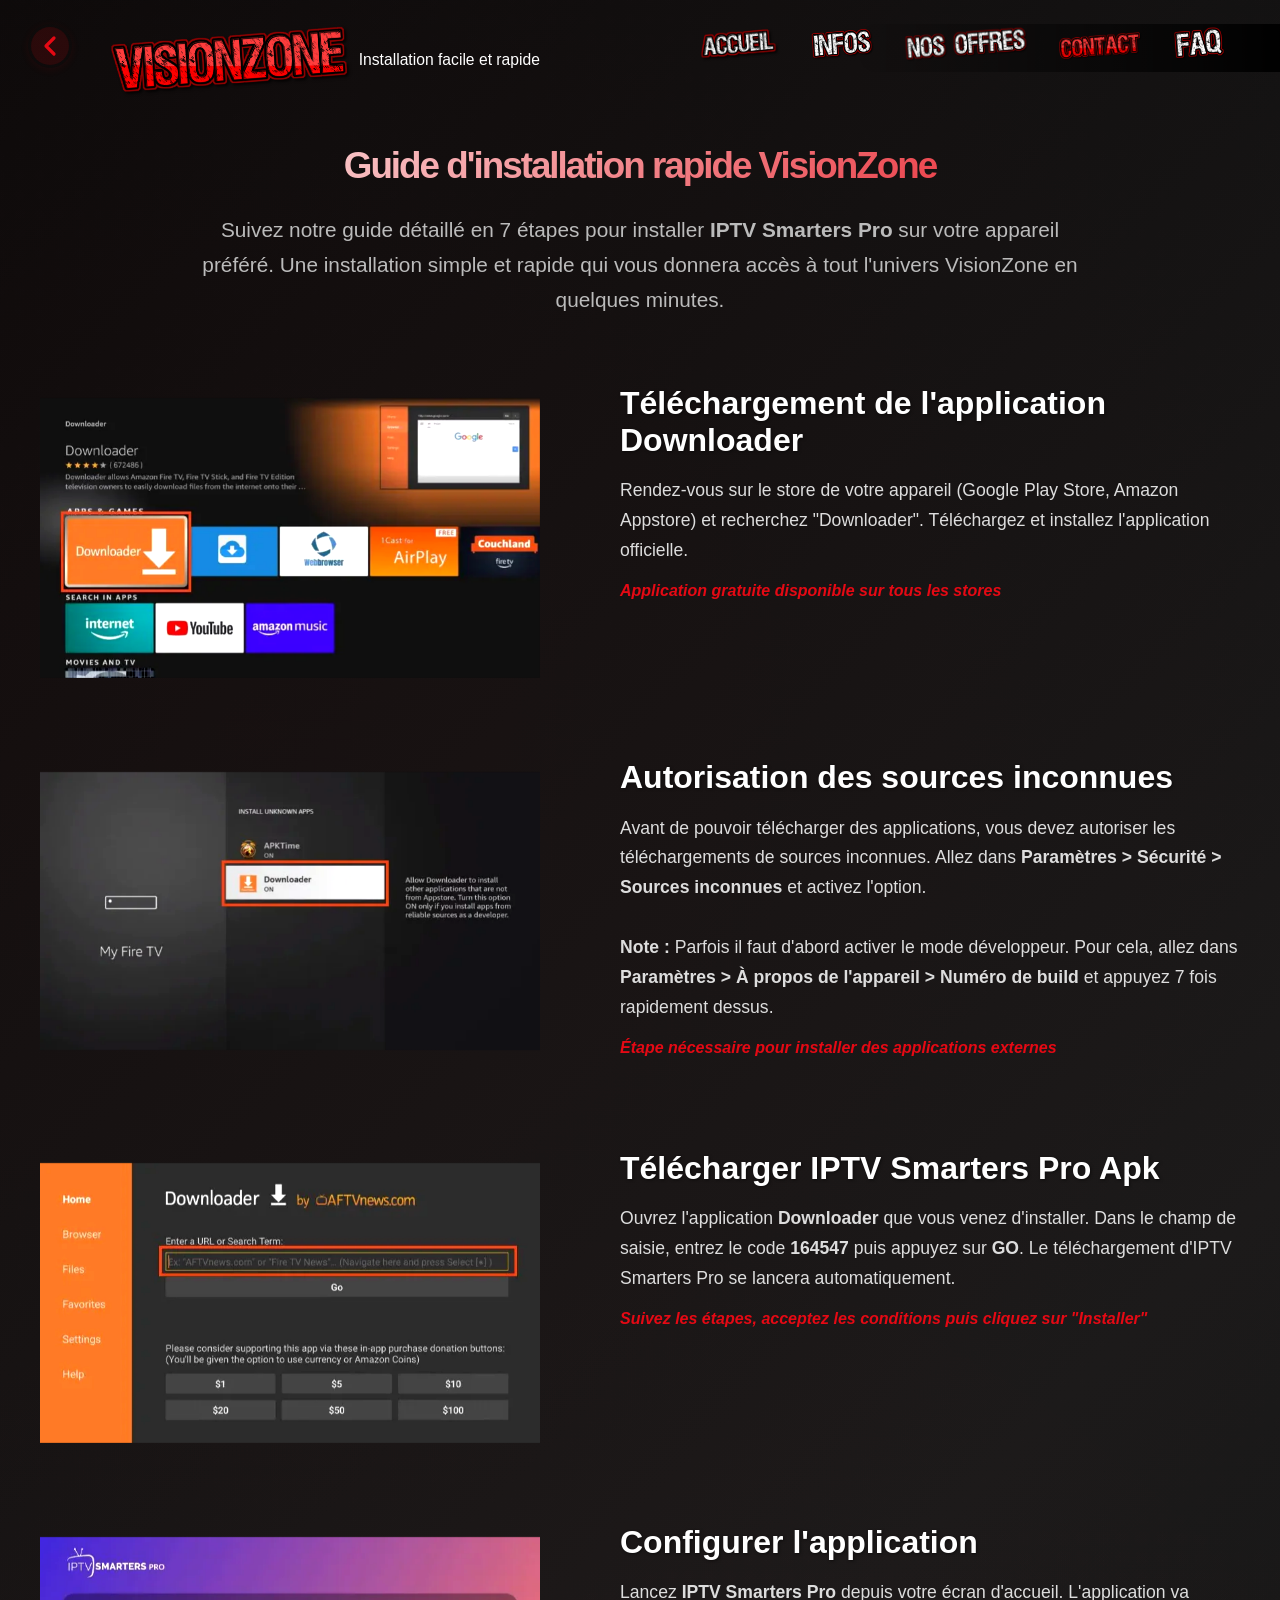
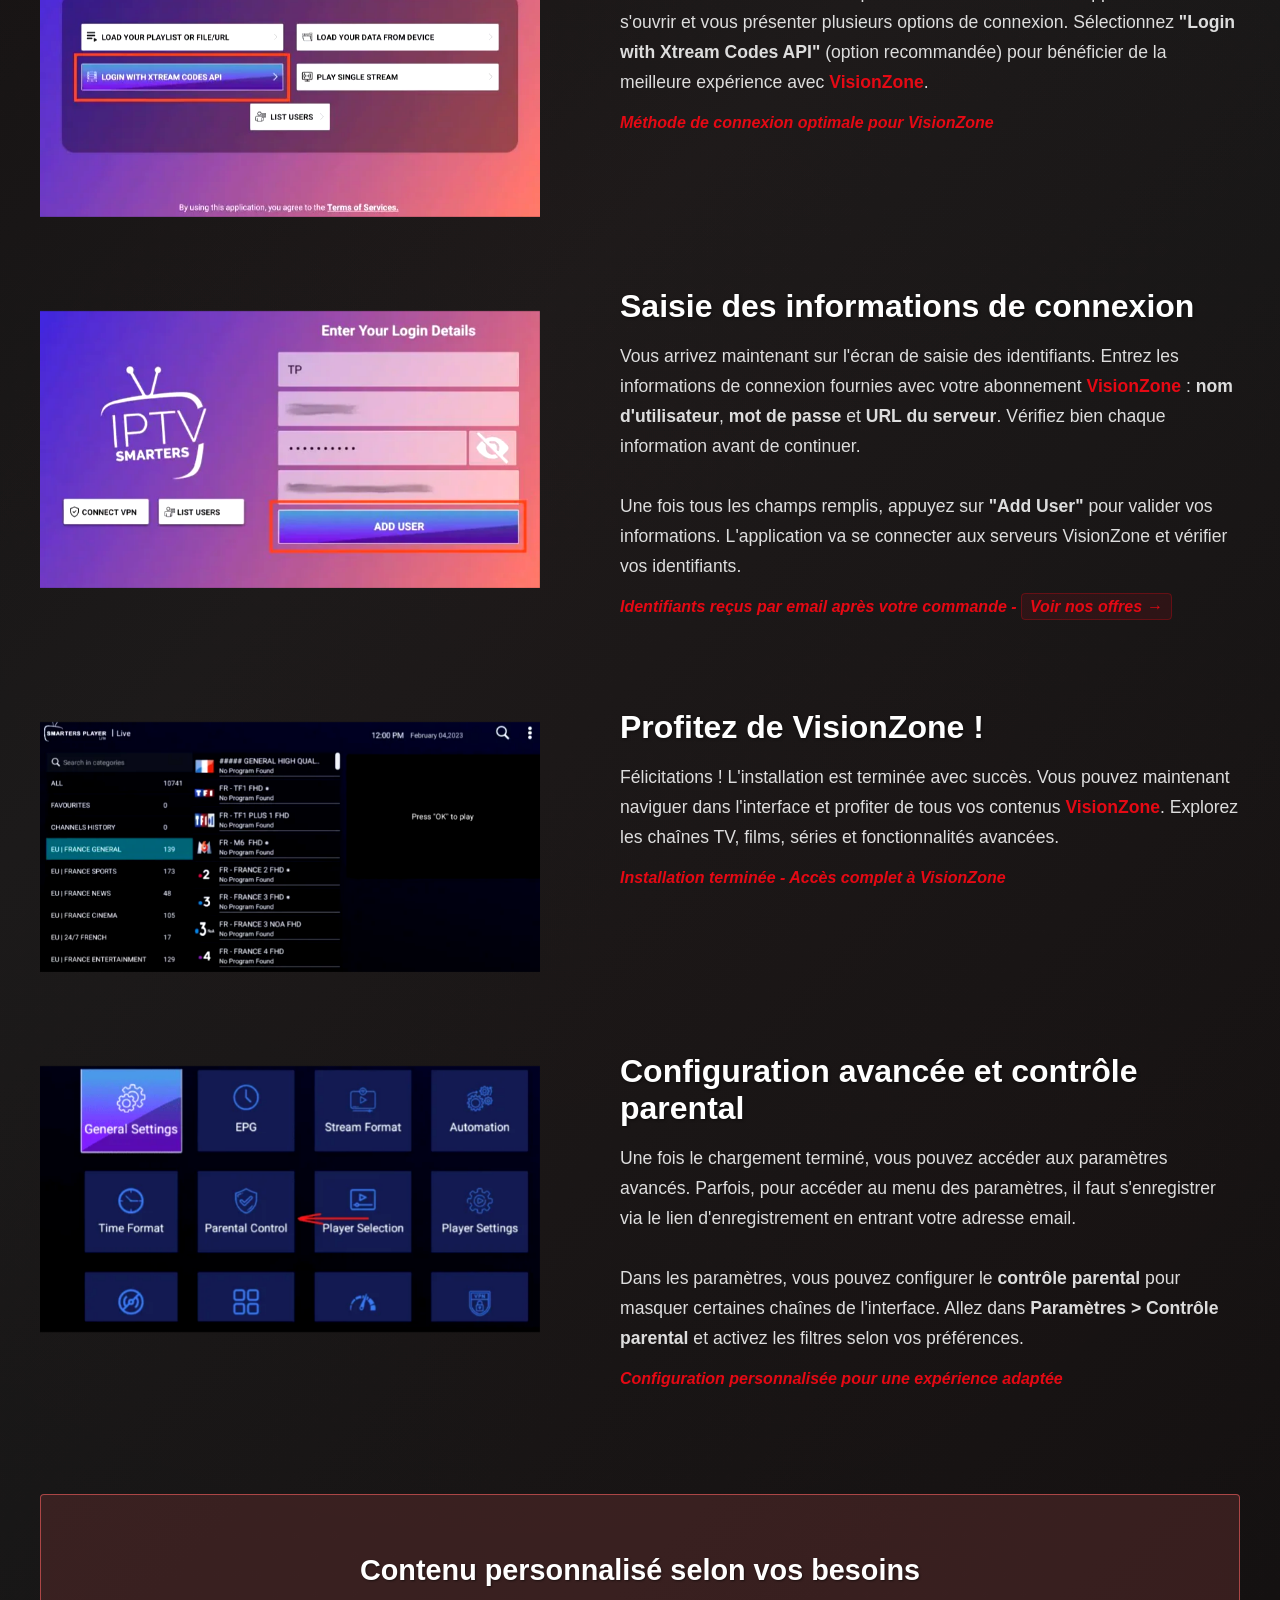
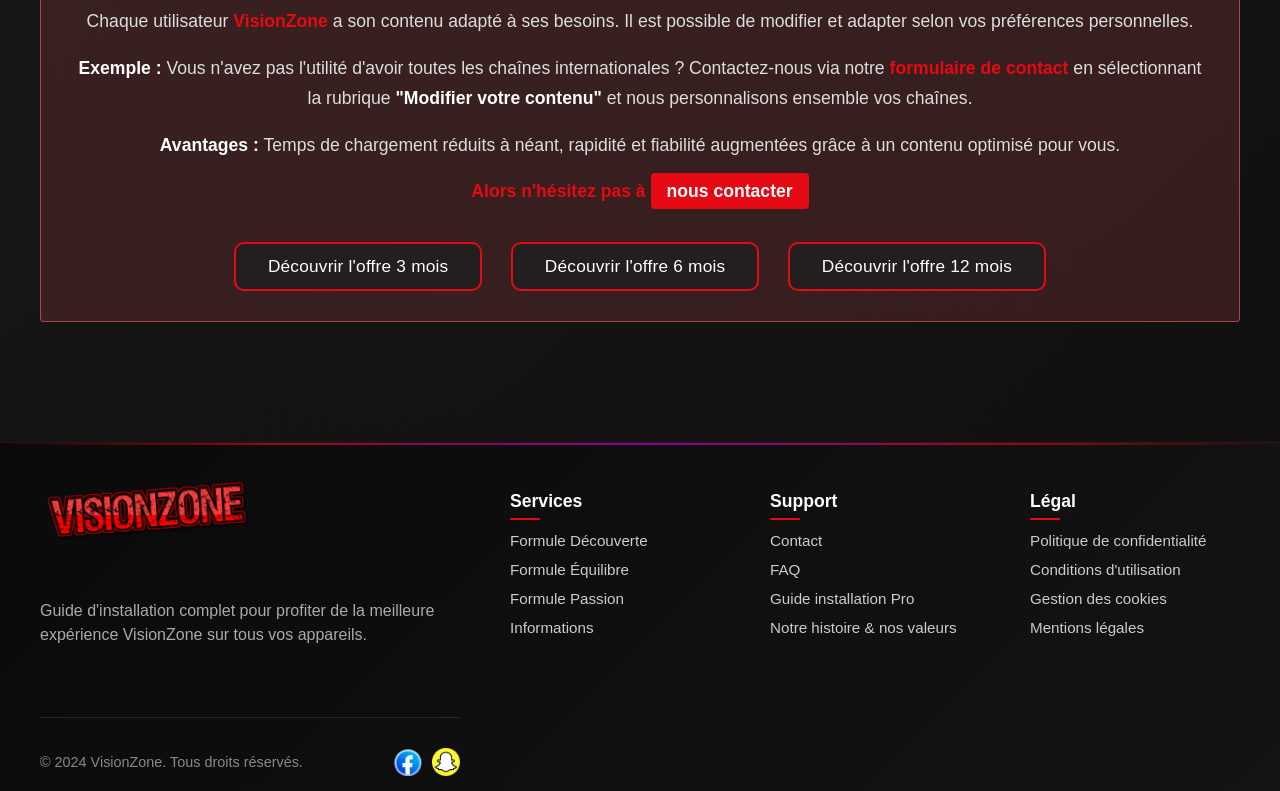
<file: installation-facile-rapide.html>
<!DOCTYPE html>
<html lang="fr">
<head>
  <meta charset="UTF-8">
  <meta name="viewport" content="width=device-width, initial-scale=1.0">
  <title>Installation IPTV facile – Guide rapide VisionZone</title>
  <meta name="description" content="Suivez notre guide d'installation rapide pour profiter de VisionZone IPTV sur tous vos appareils : TV, smartphone, tablette, box Android.">
  <link rel="canonical" href="https://bosta95.github.io/site/installation-facile-rapide.html">
  <meta name="keywords" content="installation VisionZone, IPTV Smarters Pro, guide installation, 7 étapes, Smart TV, Box Android, Fire TV Stick, installation facile">
  <meta property="og:title" content="Installation IPTV facile – Guide rapide VisionZone">
  <meta property="og:description" content="Suivez notre guide d'installation rapide pour profiter de VisionZone IPTV sur tous vos appareils : TV, smartphone, tablette, box Android.">
  <meta property="og:type" content="website">
<meta property="og:site_name" content="VisionZone">
  <meta name="twitter:card" content="summary_large_image">
  <meta name="twitter:title" content="Installation IPTV facile – Guide rapide VisionZone">
  <meta name="twitter:description" content="Suivez notre guide d'installation rapide pour profiter de VisionZone IPTV sur tous vos appareils : TV, smartphone, tablette, box Android.">
<meta name="robots" content="index, follow">
  <link rel="stylesheet" href="./style.css">
  <link rel="icon" type="image/x-icon" href="favicon.ico">
  <link rel="icon" type="image/png" sizes="48x48" href="favicon.png">
  
  <style>
    .installation-page {
      min-height: 100vh;
      background: linear-gradient(135deg, #0a0a0a 0%, #1a1a1a 50%, #0f0f0f 100%);
      position: relative;
      overflow-x: hidden;
    }
    
    .installation-bg-pattern {
      position: absolute;
      top: 0;
      left: 0;
      width: 100%;
      height: 100%;
      background: 
        radial-gradient(circle at 20% 20%, rgba(229, 9, 20, 0.03) 0%, transparent 50%),
        radial-gradient(circle at 80% 80%, rgba(229, 9, 20, 0.02) 0%, transparent 50%),
        radial-gradient(circle at 40% 60%, rgba(229, 9, 20, 0.01) 0%, transparent 50%);
      pointer-events: none;
    }
    
    .installation-container {
      max-width: 1200px;
      margin: 0 auto;
      padding: 120px 20px 60px;
      position: relative;
      z-index: 2;
    }
    
    .installation-header {
      text-align: center;
      margin-bottom: 80px;
    }
    
    .installation-title {
      font-size: 2.3rem;
      color: #fff;
      margin-bottom: 25px;
      font-weight: 800;
      letter-spacing: -2px;
      background: linear-gradient(135deg, #fff 0%, #e50914 100%);
      -webkit-background-clip: text;
      -webkit-text-fill-color: transparent;
      background-clip: text;
    }
    
    .installation-subtitle {
      font-size: 1.3rem;
      color: #bbb;
      max-width: 900px;
      margin: 0 auto 35px;
      line-height: 1.7;
    }
    
    .installation-highlight {
      background: linear-gradient(135deg, rgba(229, 9, 20, 0.15) 0%, rgba(229, 9, 20, 0.05) 100%);
      color: #e50914;
      padding: 18px 35px;
      border-radius: 30px;
      display: inline-block;
      font-weight: 700;
      border: 2px solid rgba(229, 9, 20, 0.3);
      font-size: 1.1rem;
      letter-spacing: 0.5px;
      text-transform: uppercase;
    }
    
    .installation-steps {
      margin-bottom: 60px;
    }
    
    .step {
      display: grid;
      grid-template-columns: auto 1fr;
      gap: 80px;
      align-items: start;
      margin-bottom: 90px;
      padding: 0;
    }
    
    .step-image {
      position: relative;
    }
    
    .step-image img {
      max-width: 500px;
      max-height: 350px;
      width: auto;
      height: auto;
      /* Amélioration de la qualité visuelle */
      image-rendering: -webkit-optimize-contrast;
      image-rendering: crisp-edges;
      filter: brightness(1.05) contrast(1.1) saturate(1.05) sharpen(1px);
      -webkit-filter: brightness(1.05) contrast(1.1) saturate(1.05);
      /* Anti-aliasing pour des contours plus nets */
      -webkit-font-smoothing: antialiased;
      -moz-osx-font-smoothing: grayscale;
      /* Amélioration du rendu */
      backface-visibility: hidden;
      transform: translateZ(0);
    }
    

    
    .step-content {
      padding: 0;
      margin-top: -45px;
    }
    
    .step-number {
      background: linear-gradient(135deg, #e50914 0%, #b71c1c 100%);
      color: white;
      width: 50px;
      height: 50px;
      border-radius: 50%;
      display: inline-flex;
      align-items: center;
      justify-content: center;
      font-size: 1.5rem;
      font-weight: 900;
      margin-bottom: 20px;
      box-shadow: 0 4px 15px rgba(229, 9, 20, 0.3);
    }
    
    .step-title {
      font-size: 2rem;
      color: #fff;
      margin-bottom: 15px;
      font-weight: 700;
      text-shadow: 1px 1px 3px rgba(0,0,0,0.5);
    }
    
    .step-description {
      color: #ddd;
      font-size: 1.1rem;
      line-height: 1.7;
      margin-bottom: 15px;
    }
    
    .step-details {
      color: #e50914;
      font-size: 1rem;
      font-weight: 600;
      font-style: italic;
    }

    /* Style pour le lien "Voir nos offres" */
    .step-details a:hover {
      background: rgba(229, 9, 20, 0.2) !important;
      border-color: rgba(229, 9, 20, 0.5) !important;
      transform: translateY(-1px);
    }

    /* Remontée spécifique pour l'étape 5 */
    .step:nth-child(5) .step-content {
      margin-top: -55px;
    }
    
          @media (max-width: 768px) {
        .installation-title {
          font-size: 2rem;
          letter-spacing: -1px;
        }
        
        .installation-subtitle {
          font-size: 1.1rem;
        }
        
        .step {
          grid-template-columns: 1fr !important;
          text-align: center;
          gap: 30px;
          margin-bottom: 50px;
        }
        
        .step-image {
          width: 100%;
          max-width: 350px;
          margin: 0 auto;
        }
        
        .step-image img {
          max-width: 350px;
          max-height: 250px;
        }
        
        .step-content {
          margin-top: -20px !important;
        }
        
        .step:nth-child(5) .step-content {
          margin-top: -25px !important;
        }
        
        .step-title {
          font-size: 1.6rem;
        }
        
        .step-description {
          font-size: 1rem;
        }
      }
    
    @media (max-width: 480px) {
      .installation-container {
        padding: 100px 10px 40px;
      }
      
      .installation-title {
        font-size: 1.8rem;
      }
      
      .installation-subtitle {
        font-size: 1rem;
      }
      
      .step {
        margin-bottom: 35px;
        gap: 20px;
      }
      
      .step-image {
        max-width: 300px;
      }
      
      .step-image img {
        max-width: 300px;
        max-height: 200px;
      }
      
      .step-title {
        font-size: 1.4rem;
        margin-bottom: 10px;
      }
      
      .step-description {
        font-size: 0.95rem;
        line-height: 1.6;
      }
      
      .step-details {
        font-size: 0.9rem;
      }
      
      .step-details a {
        padding: 3px 6px !important;
        font-size: 0.85rem !important;
      }
      
      .personalization-section {
        padding: 20px !important;
        margin-top: 30px !important;
      }
      
      .personalization-section h3 {
        font-size: 1.4rem !important;
      }
      
      .personalization-section p {
        font-size: 0.95rem !important;
      }
      
      .personalization-section a[style*="background"] {
        padding: 6px 12px !important;
        font-size: 0.9rem !important;
      }
    }
    
    @media (max-width: 320px) {
      .installation-title {
        font-size: 1.6rem;
      }
      
      .step-image img {
        max-width: 280px;
        max-height: 180px;
      }
      
      .step-title {
        font-size: 1.2rem;
      }
      
      .personalization-section {
        padding: 15px !important;
      }
      
      .personalization-section h3 {
        font-size: 1.2rem !important;
      }
      
      .personalization-section p {
        font-size: 0.9rem !important;
      }
    }
  </style>
</head>
<body>
  <div class="nf-floating-header">
    <div class="nf-floating-left">
      <a href="index.html" style="text-decoration: none;">
        <img src="./imgs/visionzone.png" alt="VisionZone Logo" class="nf-logo-img" style="height: 70px; margin-right: 12px; margin-top: -2px;">
      </a>
      <span id="slogan" class="premium-slogan" style="font-size:0.98rem; margin-left:-10px; margin-top:33px; display:inline-block; vertical-align: middle;">Installation facile et rapide</span>
    </div>
    <div class="nf-floating-header-bg"></div>
    
    <!-- Menu burger pour mobile -->
    <button class="mobile-menu-toggle" id="mobile-menu-toggle">
      <div class="burger-icon">
        <div class="burger-line"></div>
        <div class="burger-line"></div>
        <div class="burger-line"></div>
      </div>
    </button>
    
    <!-- Menu déroulant mobile -->
    <div class="mobile-menu-dropdown" id="mobile-menu-dropdown">
      <a href="index.html" class="mobile-menu-item">
        <img src="./imgs/accueil.png" alt="Accueil">
        Accueil
      </a>
      <a href="astuces-infos.html" class="mobile-menu-item">
        <img src="./imgs/infos.png" alt="Infos">
        Informations
      </a>
      <a href="index.html#offers-section" class="mobile-menu-item">
        <img src="./imgs/nosoffres.png" alt="Nos offres">
        Nos Offres
      </a>
      <a href="contact.html" class="mobile-menu-item">
        <img src="./imgs/contact.png" alt="Contact">
        Contact
      </a>
      <a href="faq.html" class="mobile-menu-item">
        <img src="./imgs/faq.png" alt="FAQ">
        FAQ
      </a>
    </div>
    
    <!-- Menu desktop -->
    <div class="nf-floating-right">
      <a href="index.html" class="nf-btn-home-img"><img src="./imgs/accueil.png" alt="Accueil" style="height:90px;width:90px;object-fit:contain;"></a>
      <a href="astuces-infos.html" class="nf-btn-infos-img"><img src="./imgs/infos.png" alt="Infos" style="height:70px;width:70px;object-fit:contain;"></a>
      <a href="index.html#offers-section" class="nf-btn-offers-img"><img src="./imgs/nosoffres.png" alt="Nos offres" style="height:130px;width:130px;object-fit:contain;"></a>
      <a href="contact.html" class="nf-btn-contact-img"><img src="./imgs/contact.png" alt="Contact" style="height:90px;width:90px;object-fit:contain;"></a>
      <a href="faq.html" class="nf-btn-faq-img"><img src="./imgs/faq.png" alt="FAQ" style="height:60px;width:60px;object-fit:contain;"></a>
    </div>
  </div>

  <a href="astuces-infos.html" class="faq-back-arrow" aria-label="Retour aux informations">
    <svg width="38" height="38" viewBox="0 0 38 38" fill="none" xmlns="http://www.w3.org/2000/svg">
      <circle cx="19" cy="19" r="19" fill="rgba(229,9,20,0.13)"/>
      <path d="M23 11L15 19L23 27" stroke="#E50914" stroke-width="3.2" stroke-linecap="round" stroke-linejoin="round"/>
    </svg>
  </a>

  <div class="installation-page">
    <div class="installation-bg-pattern"></div>
    
    <div class="installation-container">
      <!-- En-tête -->
      <div class="installation-header">
        <h1 class="installation-title">Guide d'installation rapide VisionZone</h1>
        <p class="installation-subtitle">
          Suivez notre guide détaillé en 7 étapes pour installer <strong>IPTV Smarters Pro</strong> sur votre appareil préféré. 
          Une installation simple et rapide qui vous donnera accès à tout l'univers VisionZone en quelques minutes.
        </p>

      </div>

      <!-- 7 Étapes d'installation -->
      <div class="installation-steps">
        <!-- Étape 1 -->
        <div class="step">
          <div class="step-image">
            <img src="./imgs/installations/etape1.webp" alt="Étape 1 - Téléchargement de l'application">
          </div>
          <div class="step-content">
            <h3 class="step-title">Téléchargement de l'application Downloader</h3>
            <p class="step-description">
              Rendez-vous sur le store de votre appareil (Google Play Store, Amazon Appstore) 
              et recherchez "Downloader". Téléchargez et installez l'application officielle.
            </p>
            <p class="step-details">
              Application gratuite disponible sur tous les stores
            </p>
          </div>
        </div>

        <!-- Étape 2 -->
        <div class="step">
          <div class="step-image">
            <img src="./imgs/installations/etape2.webp" alt="Étape 2 - Ouverture de l'application">
          </div>
          <div class="step-content">
            <h3 class="step-title">Autorisation des sources inconnues</h3>
            <p class="step-description">
              Avant de pouvoir télécharger des applications, vous devez autoriser les téléchargements de sources inconnues. 
              Allez dans <strong>Paramètres > Sécurité > Sources inconnues</strong> et activez l'option.
              <br><br>
              <strong>Note :</strong> Parfois il faut d'abord activer le mode développeur. Pour cela, allez dans 
              <strong>Paramètres > À propos de l'appareil > Numéro de build</strong> et appuyez 7 fois rapidement dessus.
            </p>
            <p class="step-details">
              Étape nécessaire pour installer des applications externes
            </p>
          </div>
        </div>

        <!-- Étape 3 -->
        <div class="step">
          <div class="step-image">
            <img src="./imgs/installations/etape3.webp" alt="Étape 3 - Sélection du type de connexion">
          </div>
          <div class="step-content">
            <h3 class="step-title">Télécharger IPTV Smarters Pro Apk </h3>
            <p class="step-description">
              Ouvrez l'application <strong>Downloader</strong> que vous venez d'installer. Dans le champ de saisie, 
              entrez le code <strong>164547</strong> puis appuyez sur <strong>GO</strong>. 
              Le téléchargement d'IPTV Smarters Pro se lancera automatiquement.
            </p>
            <p class="step-details">
              Suivez les étapes, acceptez les conditions puis cliquez sur "Installer"
            </p>
          </div>
        </div>

        <!-- Étape 4 -->
        <div class="step">
          <div class="step-image">
            <img src="./imgs/installations/etape4.webp" alt="Étape 4 - Saisie des informations de connexion">
          </div>
          <div class="step-content">
            <h3 class="step-title">Configurer l'application</h3>
            <p class="step-description">
              Lancez <strong>IPTV Smarters Pro</strong> depuis votre écran d'accueil. L'application va s'ouvrir et vous présenter plusieurs options de connexion. 
              Sélectionnez <strong>"Login with Xtream Codes API"</strong> (option recommandée) pour bénéficier de la meilleure expérience avec <a href="index.html" style="color: #e50914; text-decoration: none; font-weight: 700;">VisionZone</a>.
            </p>
            <p class="step-details">
              Méthode de connexion optimale pour VisionZone
            </p>
          </div>
        </div>

        <!-- Étape 5 -->
        <div class="step">
          <div class="step-image">
            <img src="./imgs/installations/etape5.webp" alt="Étape 5 - Validation et connexion">
          </div>
          <div class="step-content">
            <h3 class="step-title">Saisie des informations de connexion</h3>
            <p class="step-description">
              Vous arrivez maintenant sur l'écran de saisie des identifiants. Entrez les informations de connexion fournies avec votre abonnement <a href="index.html" style="color: #e50914; text-decoration: none; font-weight: 700;">VisionZone</a> : 
              <strong>nom d'utilisateur</strong>, <strong>mot de passe</strong> et <strong>URL du serveur</strong>. Vérifiez bien chaque information avant de continuer.
              <br><br>
              Une fois tous les champs remplis, appuyez sur <strong>"Add User"</strong> pour valider vos informations. L'application va se connecter aux serveurs VisionZone et vérifier vos identifiants.
            </p>
            <p class="step-details">
              Identifiants reçus par email après votre commande - <a href="index.html#offers-section" style="color: #e50914; text-decoration: none; font-weight: 600; background: rgba(229, 9, 20, 0.1); padding: 4px 8px; border-radius: 4px; border: 1px solid rgba(229, 9, 20, 0.3); transition: all 0.3s ease;">Voir nos offres →</a>
            </p>
          </div>
        </div>

        <!-- Étape 6 -->
        <div class="step">
          <div class="step-image">
            <img src="./imgs/installations/etape7.webp" alt="Étape 6 - Chargement des chaînes">
          </div>
          <div class="step-content">
            <h3 class="step-title">Profitez de VisionZone !</h3>
            <p class="step-description">
              Félicitations ! L'installation est terminée avec succès. Vous pouvez maintenant naviguer dans l'interface et profiter de tous vos contenus <a href="index.html" style="color: #e50914; text-decoration: none; font-weight: 700;">VisionZone</a>. 
              Explorez les chaînes TV, films, séries et fonctionnalités avancées.
            </p>
            <p class="step-details">
              Installation terminée - Accès complet à VisionZone
            </p>
          </div>
        </div>

        <!-- Étape 7 -->
        <div class="step">
          <div class="step-image">
            <img src="./imgs/installations/etape6.webp" alt="Étape 7 - Installation terminée">
          </div>
          <div class="step-content">
            <h3 class="step-title">Configuration avancée et contrôle parental</h3>
            <p class="step-description">
              Une fois le chargement terminé, vous pouvez accéder aux paramètres avancés. Parfois, pour accéder au menu des paramètres, 
              il faut s'enregistrer via le lien d'enregistrement en entrant votre adresse email. 
              <br><br>
              Dans les paramètres, vous pouvez configurer le <strong>contrôle parental</strong> pour masquer certaines chaînes de l'interface. 
              Allez dans <strong>Paramètres > Contrôle parental</strong> et activez les filtres selon vos préférences.
            </p>
            <p class="step-details">
              Configuration personnalisée pour une expérience adaptée
            </p>
          </div>
        </div>

        <!-- Section personnalisation VisionZone -->
        <div class="personalization-section" style="background: rgba(80, 40, 40, 0.6); border: 1px solid rgba(200, 80, 80, 0.8); border-radius: 4px; padding: 30px; margin-top: 50px; text-align: center;">
          <h3 style="color: #fff; font-size: 1.8rem; margin-bottom: 20px; font-weight: 700; text-shadow: 1px 1px 2px rgba(0,0,0,0.5);">
            Contenu personnalisé selon vos besoins
          </h3>
          <p style="color: #ddd; font-size: 1.1rem; line-height: 1.7; margin-bottom: 15px;">
            Chaque utilisateur <a href="index.html" style="color: #e50914; text-decoration: none; font-weight: 700;">VisionZone</a> a son contenu adapté à ses besoins. 
            Il est possible de modifier et adapter selon vos préférences personnelles.
          </p>
          <p style="color: #ddd; font-size: 1.1rem; line-height: 1.7; margin-bottom: 15px;">
            <strong style="color: #fff;">Exemple :</strong> Vous n'avez pas l'utilité d'avoir toutes les chaînes internationales ? 
            Contactez-nous via notre <a href="contact.html" style="color: #e50914; text-decoration: none; font-weight: 600;">formulaire de contact</a> 
            en sélectionnant la rubrique <strong style="color: #fff;">"Modifier votre contenu"</strong> et nous personnalisons ensemble vos chaînes.
          </p>
          <p style="color: #ddd; font-size: 1.1rem; line-height: 1.7; margin-bottom: 15px;">
            <strong style="color: #fff;">Avantages :</strong> Temps de chargement réduits à néant, 
            rapidité et fiabilité augmentées grâce à un contenu optimisé pour vous.
          </p>
          <p style="color: #e50914; font-size: 1.1rem; font-weight: 700; text-align: center; margin-top: 20px;">
            Alors n'hésitez pas à <a href="contact.html" style="color: #fff; text-decoration: none; background: #e50914; padding: 8px 16px; border-radius: 4px;">nous contacter</a>
          </p>
          <div style="margin-top: 30px; text-align: center;">
            <a href="offre-3mois.html" class="btn-outline-red">Découvrir l'offre 3 mois</a>
            <a href="offre-6mois.html" class="btn-outline-red">Découvrir l'offre 6 mois</a>
            <a href="offre-12mois.html" class="btn-outline-red">Découvrir l'offre 12 mois</a>
          </div>
        </div>
      </div>
    </div>
  </div>

  <script src="./js/main.js"></script>
  
  <!-- Script pour le menu burger -->
  <script>
    const mobileMenuToggle = document.getElementById('mobile-menu-toggle');
    const mobileMenuDropdown = document.getElementById('mobile-menu-dropdown');
    
    if (mobileMenuToggle && mobileMenuDropdown) {
      mobileMenuToggle.addEventListener('click', function(e) {
        e.preventDefault();
        e.stopPropagation();
        mobileMenuToggle.classList.toggle('active');
        mobileMenuDropdown.classList.toggle('active');
      });
      
      document.addEventListener('click', function(event) {
        if (!mobileMenuToggle.contains(event.target) && !mobileMenuDropdown.contains(event.target)) {
          mobileMenuToggle.classList.remove('active');
          mobileMenuDropdown.classList.remove('active');
        }
      });
      
      const mobileMenuItems = document.querySelectorAll('.mobile-menu-item');
      mobileMenuItems.forEach(item => {
        item.addEventListener('click', function() {
          if (this.getAttribute('href')) {
            mobileMenuToggle.classList.remove('active');
            mobileMenuDropdown.classList.remove('active');
          }
        });
      });
    }
    

  </script>

  <!-- FOOTER PREMIUM -->
  <footer class="premium-footer">
    <div class="footer-container">
      <div class="footer-brand">
        <div class="footer-logo">
          <img src="./imgs/visionzone.png" alt="VisionZone Logo" style="height: 80px; width: auto;">
        </div>
        <p class="footer-tagline">Guide d'installation complet pour profiter de la meilleure expérience VisionZone sur tous vos appareils.</p>
      </div>
      
      <div class="footer-section">
        <h3 class="footer-title">Services</h3>
        <div class="footer-links">
          <a href="offre-3mois.html" class="footer-link">Formule Découverte</a>
          <a href="offre-6mois.html" class="footer-link">Formule Équilibre</a>
          <a href="offre-12mois.html" class="footer-link">Formule Passion</a>
          <a href="astuces-infos.html" class="footer-link">Informations</a>
        </div>
      </div>
      
      <div class="footer-section">
        <h3 class="footer-title">Support</h3>
        <div class="footer-links">
          <a href="contact.html" class="footer-link">Contact</a>
          <a href="faq.html" class="footer-link">FAQ</a>
          <a href="installation-facile-rapide.html" class="footer-link">Guide installation Pro</a>
          <a href="qui-sommes-nous.html" class="footer-link">Notre histoire &amp; nos valeurs</a>
        </div>
      </div>
      
      <div class="footer-section">
        <h3 class="footer-title">Légal</h3>
        <div class="footer-links">
          <a href="confidentialite.html" class="footer-link">Politique de confidentialité</a>
          <a href="conditions.html" class="footer-link">Conditions d'utilisation</a>
          <a href="cookies.html" class="footer-link">Gestion des cookies</a>
          <a href="mentions-legales.html" class="footer-link">Mentions légales</a>
        </div>
      </div>
    </div>
    
    <div class="footer-container">
      <div class="footer-bottom">
        <div class="footer-copyright" id="footer-copyright">
          © 2024 VisionZone. Tous droits réservés.
        </div>
        <div class="footer-social" style="gap:10px;">
          <a href="https://www.facebook.com/groups/1740808673190199?locale=fr_FR" target="_blank" rel="noopener" title="Facebook VisionZone">
            <img src="./imgs/facebook.png" alt="Facebook" style="width:28px;height:28px;object-fit:contain;vertical-align:middle;">
          </a>
          <a href="https://www.snapchat.com/add/dyuka.953" target="_blank" rel="noopener" title="Snapchat dyuka.953">
            <img src="./imgs/snap.png" alt="Snapchat" style="width:28px;height:28px;object-fit:contain;vertical-align:middle;">
          </a>
        </div>
      </div>
    </div>
  </footer>

</body>
</html>
</file>
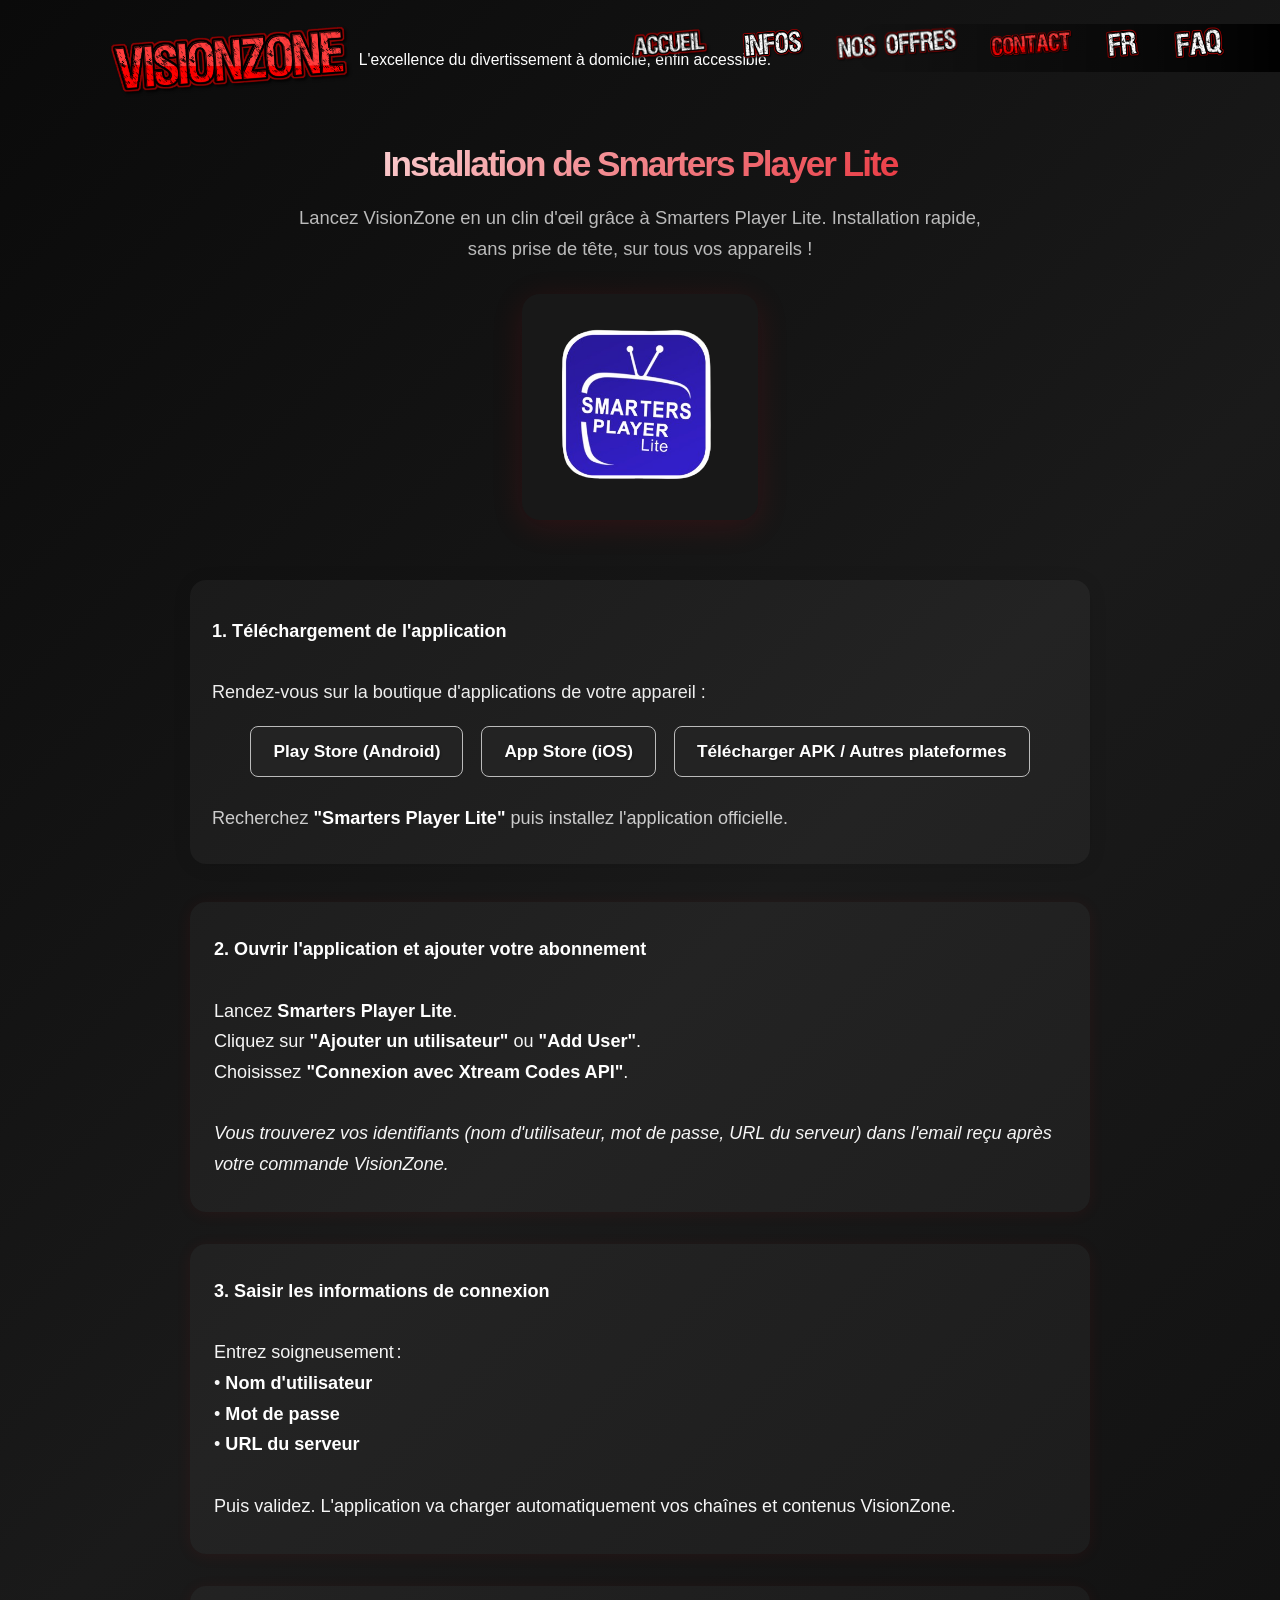
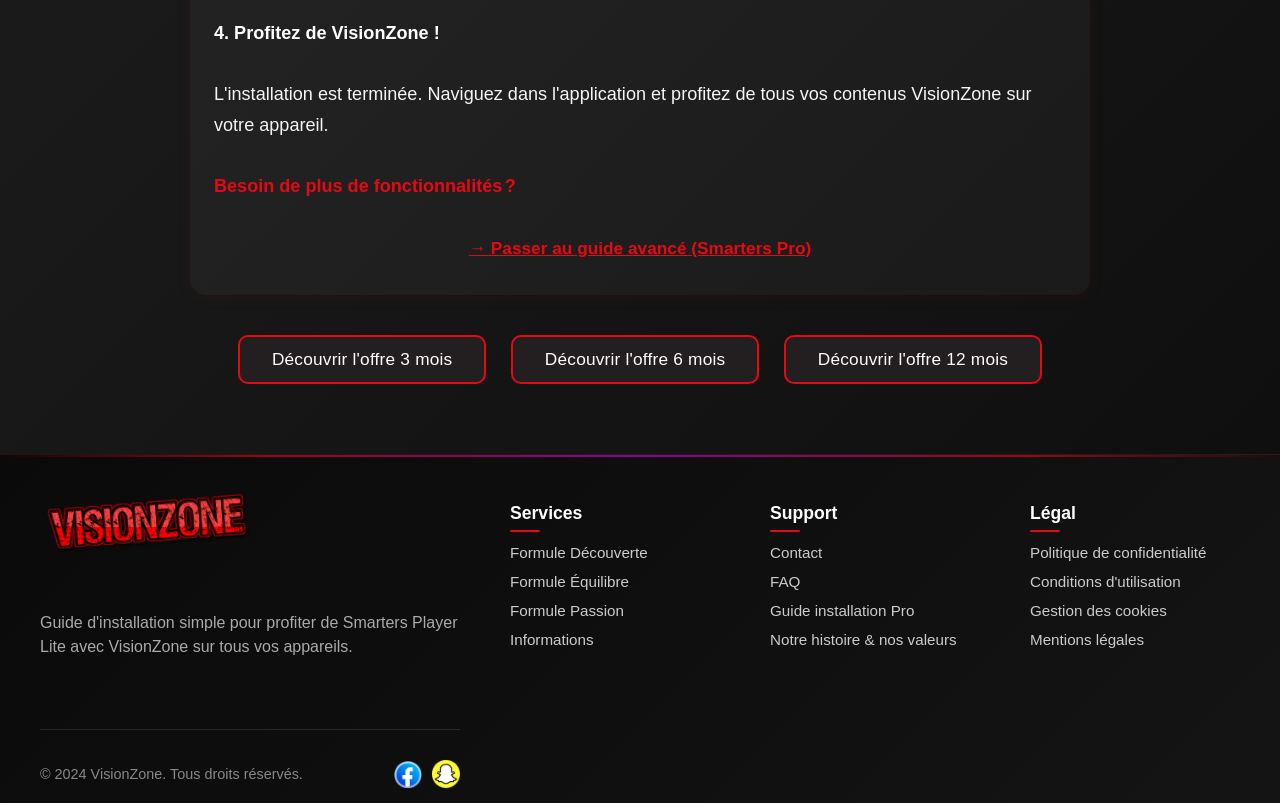
<file: installation-player-lite.html>
<!DOCTYPE html>
<html lang="fr">
<head>
  <meta charset="UTF-8">
  <meta name="viewport" content="width=device-width, initial-scale=1.0">
  <title>Installer Smarters Player Lite – Tutoriel VisionZone</title>
  <meta name="description" content="Apprenez à installer et configurer Smarters Player Lite pour accéder à VisionZone IPTV facilement sur votre appareil mobile ou TV.">
  <link rel="canonical" href="https://bosta95.github.io/site/installation-player-lite.html">
  <meta property="og:title" content="Installer Smarters Player Lite – Tutoriel VisionZone">
  <meta property="og:description" content="Apprenez à installer et configurer Smarters Player Lite pour accéder à VisionZone IPTV facilement sur votre appareil mobile ou TV.">
  <meta name="twitter:title" content="Installer Smarters Player Lite – Tutoriel VisionZone">
  <meta name="twitter:description" content="Apprenez à installer et configurer Smarters Player Lite pour accéder à VisionZone IPTV facilement sur votre appareil mobile ou TV.">
  <link rel="stylesheet" href="./style.css">
  <link rel="icon" type="image/x-icon" href="favicon.ico">
  <link rel="icon" type="image/png" sizes="48x48" href="favicon.png">
  <style>
    .installation-page {
      min-height: 100vh;
      background: linear-gradient(135deg, #0a0a0a 0%, #1a1a1a 50%, #0f0f0f 100%);
      position: relative;
      overflow-x: hidden;
    }
    .installation-container {
      max-width: 900px;
      margin: 0 auto;
      padding: 120px 20px 60px;
      position: relative;
      z-index: 2;
    }
    .installation-header {
      text-align: center;
      margin-bottom: 60px;
    }
    .installation-title {
      font-size: 2.2rem;
      color: #fff;
      margin-bottom: 18px;
      font-weight: 800;
      letter-spacing: -2px;
      background: linear-gradient(135deg, #fff 0%, #e50914 100%);
      -webkit-background-clip: text;
      -webkit-text-fill-color: transparent;
      background-clip: text;
    }
    .installation-subtitle {
      font-size: 1.15rem;
      color: #bbb;
      max-width: 700px;
      margin: 0 auto 30px;
      line-height: 1.7;
    }
    .playerlite-img {
      display: block;
      margin: 0 auto 40px auto;
      max-width: 220px;
      border-radius: 18px;
      box-shadow: 0 4px 24px rgba(229,9,20,0.13);
      background: #181818;
      padding: 18px;
    }
    .simple-step {
      background: rgba(255,255,255,0.04);
      border-radius: 16px;
      padding: 32px 24px;
      margin-bottom: 32px;
      box-shadow: 0 2px 16px rgba(229,9,20,0.07);
      color: #f5f5f5;
      font-size: 1.13rem;
      line-height: 1.7;
    }
    .simple-step strong {
      color: #fff;
    }
    .store-links {
      display: flex;
      gap: 18px;
      justify-content: center;
      margin: 24px 0 32px 0;
      flex-wrap: wrap;
    }
    .store-link-btn {
      background: #232323;
      color: #fff;
      padding: 10px 22px;
      border-radius: 8px;
      text-decoration: none;
      font-size: 1.08rem;
      font-weight: 600;
      border: 1.5px solid #bbb;
      text-shadow: 1px 1px 2px rgba(0,0,0,0.3);
      transition: all 0.2s;
      margin-bottom: 8px;
      display: inline-block;
    }
    .store-link-btn:hover {
      background: #444;
      color: #fff;
      transform: translateY(-2px) scale(1.03);
      box-shadow: 0 4px 16px rgba(0,0,0,0.18);
    }
    .offers-links {
      text-align: center;
      margin: 40px 0 0 0;
    }
    .offers-links a {
      margin: 0 10px 10px 10px;
      display: inline-block;
    }
    .advanced-link {
      display: block;
      text-align: center;
      margin: 32px auto 0 auto;
      color: #e50914;
      font-weight: 700;
      font-size: 1.08rem;
      text-decoration: underline;
      transition: color 0.2s;
    }
    .advanced-link:hover {
      color: #ff4d00;
    }
  </style>
</head>
<body>
  <!-- HEADER -->
  <div class="nf-floating-header">
    <div class="nf-floating-left">
      <img src="./imgs/visionzone.png" alt="VisionZone Logo" class="nf-logo-img" style="height: 95px; margin-right: 12px; margin-top: -2px;">
      <span id="slogan" class="premium-slogan" style="font-size:0.98rem; margin-left:-10px; margin-top:33px; display:inline-block; vertical-align: middle;">L'excellence du divertissement à domicile, enfin accessible.</span>
    </div>
    <div class="nf-floating-header-bg"></div>
    <!-- Menu burger pour mobile -->
    <button class="mobile-menu-toggle" id="mobile-menu-toggle">
      <div class="burger-icon">
        <div class="burger-line"></div>
        <div class="burger-line"></div>
        <div class="burger-line"></div>
      </div>
    </button>
    <!-- Menu déroulant mobile -->
    <div class="mobile-menu-dropdown" id="mobile-menu-dropdown">
      <a href="index.html" class="mobile-menu-item">
        <img src="./imgs/accueil.png" alt="Accueil">
        Accueil
      </a>
      <a href="astuces-infos.html" class="mobile-menu-item">
        <img src="./imgs/infos.png" alt="Infos">
        Informations
      </a>
      <a href="index.html#offers-section" class="mobile-menu-item">
        <img src="./imgs/nosoffres.png" alt="Nos offres">
        Nos Offres
      </a>
      <a href="contact.html" class="mobile-menu-item">
        <img src="./imgs/contact.png" alt="Contact">
        Contact
      </a>
      <a href="faq.html" class="mobile-menu-item">
        <img src="./imgs/faq.png" alt="FAQ">
        FAQ
      </a>
      <div style="border-top: 1px solid rgba(255,255,255,0.1); padding: 15px 20px;">
        <div style="display: flex; gap: 15px; justify-content: center; align-items: center;">
          <button class="mobile-lang-btn active" data-lang="fr" style="background: none; border: 2px solid #e50914; color: #e50914; padding: 8px 12px; border-radius: 6px; cursor: pointer; font-size: 0.9rem; font-weight: bold; transition: all 0.3s ease;">
            FR
          </button>
          <button class="mobile-lang-btn" data-lang="en" style="background: none; border: 2px solid rgba(255,255,255,0.3); color: rgba(255,255,255,0.7); padding: 8px 12px; border-radius: 6px; cursor: pointer; font-size: 0.9rem; font-weight: bold; transition: all 0.3s ease;">
            EN
          </button>
        </div>
      </div>
    </div>
    <!-- Menu desktop (caché sur mobile) -->
    <div class="nf-floating-right">
      <a href="index.html" id="menu-home" class="nf-btn-home-img" style="display:inline-block;"><img src="./imgs/accueil.png" alt="Accueil" style="height:90px;width:90px;object-fit:contain;vertical-align:middle;"></a>
      <a href="astuces-infos.html" id="menu-infos" class="nf-btn-infos-img" style="display:inline-block;"><img src="./imgs/infos.png" alt="Infos" style="height:70px;width:70px;object-fit:contain;vertical-align:middle;"></a>
      <a href="index.html#offers-section" id="menu-offers" class="nf-btn-offers-img" style="display:inline-block;"><img src="./imgs/nosoffres.png" alt="Nos offres" style="height:130px;width:130px;object-fit:contain;vertical-align:middle;"></a>
      <a href="contact.html" id="menu-contact" class="nf-btn-contact-img" style="display:inline-block;"><img src="./imgs/contact.png" alt="Contact" style="height:90px;width:90px;object-fit:contain;vertical-align:middle;"></a>
      <div class="nf-lang-select-wrapper" style="position: relative; z-index: 102;">
        <img src="./imgs/FR.png" alt="Français" id="lang-btn-img" style="height:45px;width:45px;object-fit:contain;vertical-align:middle;cursor:pointer;">
        <div id="lang-dropdown" class="lang-dropdown" style="display:none; position:absolute; top:60px; left:0; background:#181818; border-radius:8px; box-shadow:0 2px 8px rgba(0,0,0,0.18); min-width:120px; z-index:103;">
          <div class="lang-option" data-lang="fr" style="padding:12px 22px; color:#fff; cursor:pointer;">Français</div>
          <div class="lang-option" data-lang="en" style="padding:12px 22px; color:#fff; cursor:pointer;">English</div>
        </div>
      </div>
      <a href="faq.html" id="menu-faq" class="nf-btn-faq-img" style="display:inline-block;"><img src="./imgs/faq.png" alt="FAQ" style="height:60px;width:60px;object-fit:contain;vertical-align:middle;"></a>
    </div>
  </div>

  <div class="installation-page">
    <div class="installation-container">
      <div class="installation-header">
        <h1 class="installation-title">Installation de Smarters Player Lite</h1>
        <p class="installation-subtitle">Lancez VisionZone en un clin d'œil grâce à Smarters Player Lite. Installation rapide, sans prise de tête, sur tous vos appareils !</p>
        <img src="./imgs/playerlite.png" alt="Smarters Player Lite" class="playerlite-img" style="box-shadow:0 6px 32px rgba(229,9,20,0.13);margin-bottom:32px;max-width:200px;">
      </div>
      <div class="simple-step" style="margin-bottom:38px;padding:36px 22px 30px 22px;box-shadow:0 2px 18px rgba(0,0,0,0.10);">
        <strong style="font-size:1.13rem;">1. Téléchargement de l'application</strong><br><br>
        <span style="color:#eee;">Rendez-vous sur la boutique d'applications de votre appareil :</span><br>
        <div class="store-links" style="margin-top:18px;margin-bottom:18px;">
          <a href="https://play.google.com/store/apps/details?id=com.smarters.player.lite" class="store-link-btn" target="_blank">Play Store (Android)</a>
          <a href="https://apps.apple.com/fr/app/smarters-player-lite/id1628995509" class="store-link-btn" target="_blank">App Store (iOS)</a>
          <a href="https://smartersplayerlite.app/" class="store-link-btn" target="_blank">Télécharger APK / Autres plateformes</a>
        </div>
        <span style="color:#ccc;">Recherchez <strong>"Smarters Player Lite"</strong> puis installez l'application officielle.</span>
      </div>
      <div class="simple-step">
        <strong>2. Ouvrir l'application et ajouter votre abonnement</strong><br><br>
        Lancez <strong>Smarters Player Lite</strong>.<br>
        Cliquez sur <strong>"Ajouter un utilisateur"</strong> ou <strong>"Add User"</strong>.<br>
        Choisissez <strong>"Connexion avec Xtream Codes API"</strong>.<br>
        <br>
        <em>Vous trouverez vos identifiants (nom d'utilisateur, mot de passe, URL du serveur) dans l'email reçu après votre commande VisionZone.</em>
      </div>
      <div class="simple-step">
        <strong>3. Saisir les informations de connexion</strong><br><br>
        Entrez soigneusement :<br>
        • <strong>Nom d'utilisateur</strong><br>
        • <strong>Mot de passe</strong><br>
        • <strong>URL du serveur</strong><br>
        <br>
        Puis validez. L'application va charger automatiquement vos chaînes et contenus VisionZone.
      </div>
      <div class="simple-step">
        <strong>4. Profitez de VisionZone !</strong><br><br>
        L'installation est terminée. Naviguez dans l'application et profitez de tous vos contenus VisionZone sur votre appareil.<br>
        <br>
        <span style="color:#e50914;font-weight:600;">Besoin de plus de fonctionnalités ?</span><br>
        <a href="installation-facile-rapide.html" class="advanced-link">→ Passer au guide avancé (Smarters Pro)</a>
      </div>
      <div class="offers-links">
        <a href="offre-3mois.html" class="btn-outline-red">Découvrir l'offre 3 mois</a>
        <a href="offre-6mois.html" class="btn-outline-red">Découvrir l'offre 6 mois</a>
        <a href="offre-12mois.html" class="btn-outline-red">Découvrir l'offre 12 mois</a>
      </div>
    </div>
  </div>

  <script src="./js/main.js"></script>

  <!-- FOOTER PREMIUM -->
  <footer class="premium-footer">
    <div class="footer-container">
      <div class="footer-brand">
        <div class="footer-logo">
          <img src="./imgs/visionzone.png" alt="VisionZone Logo" style="height: 80px; width: auto;">
        </div>
        <p class="footer-tagline">Guide d'installation simple pour profiter de Smarters Player Lite avec VisionZone sur tous vos appareils.</p>
      </div>
      <div class="footer-section">
        <h3 class="footer-title">Services</h3>
        <div class="footer-links">
          <a href="offre-3mois.html" class="footer-link">Formule Découverte</a>
          <a href="offre-6mois.html" class="footer-link">Formule Équilibre</a>
          <a href="offre-12mois.html" class="footer-link">Formule Passion</a>
          <a href="astuces-infos.html" class="footer-link">Informations</a>
        </div>
      </div>
      <div class="footer-section">
        <h3 class="footer-title">Support</h3>
        <div class="footer-links">
          <a href="contact.html" class="footer-link">Contact</a>
          <a href="faq.html" class="footer-link">FAQ</a>
          <a href="installation-facile-rapide.html" class="footer-link">Guide installation Pro</a>
          <a href="qui-sommes-nous.html" class="footer-link">Notre histoire &amp; nos valeurs</a>
        </div>
      </div>
      <div class="footer-section">
        <h3 class="footer-title">Légal</h3>
        <div class="footer-links">
          <a href="confidentialite.html" class="footer-link">Politique de confidentialité</a>
          <a href="conditions.html" class="footer-link">Conditions d'utilisation</a>
          <a href="cookies.html" class="footer-link">Gestion des cookies</a>
          <a href="mentions-legales.html" class="footer-link">Mentions légales</a>
        </div>
      </div>
    </div>
    <div class="footer-container">
      <div class="footer-bottom">
        <div class="footer-copyright" id="footer-copyright">
          © 2024 VisionZone. Tous droits réservés.
        </div>
        <div class="footer-social" style="gap:10px;">
          <a href="https://www.facebook.com/groups/1740808673190199?locale=fr_FR" target="_blank" rel="noopener" title="Facebook VisionZone">
            <img src="./imgs/facebook.png" alt="Facebook" style="width:28px;height:28px;object-fit:contain;vertical-align:middle;">
          </a>
          <a href="https://www.snapchat.com/add/dyuka.953" target="_blank" rel="noopener" title="Snapchat dyuka.953">
            <img src="./imgs/snap.png" alt="Snapchat" style="width:28px;height:28px;object-fit:contain;vertical-align:middle;">
          </a>
        </div>
      </div>
    </div>
  </footer>

</body>
</html>
</file>
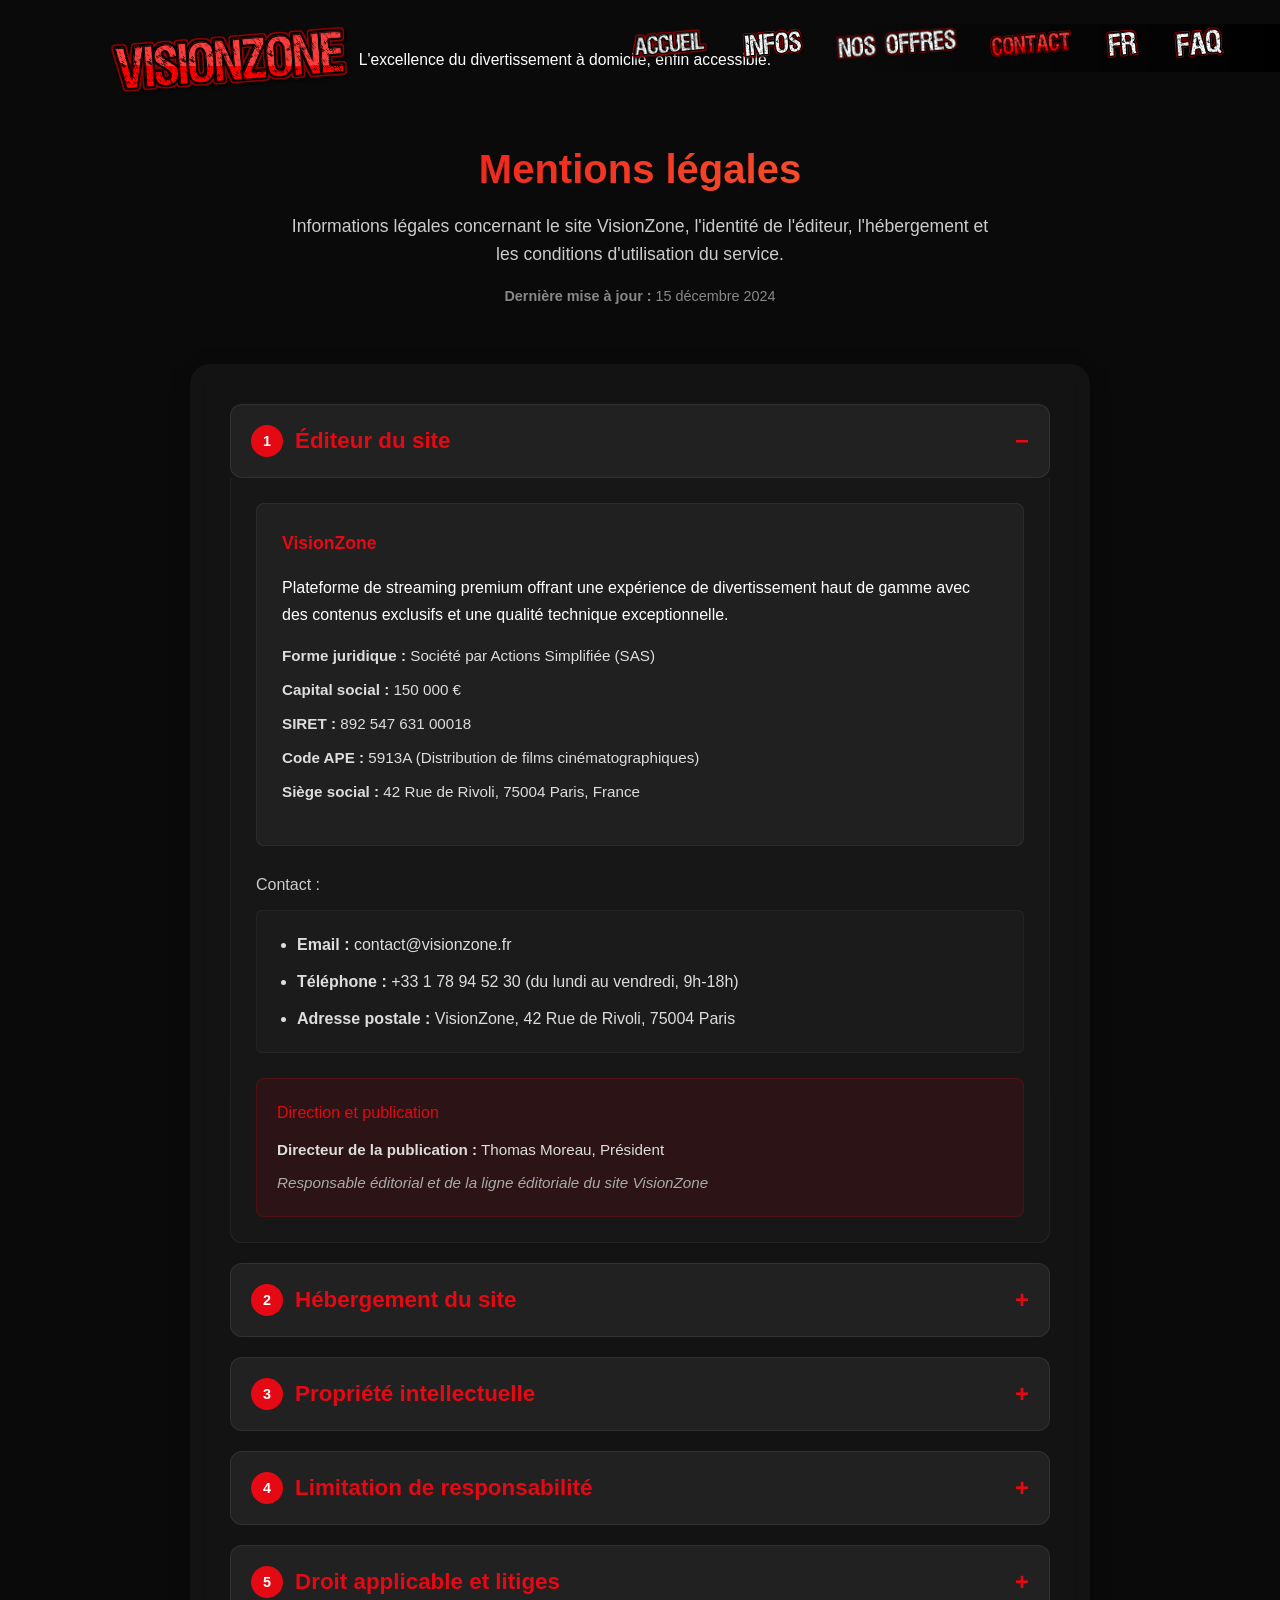
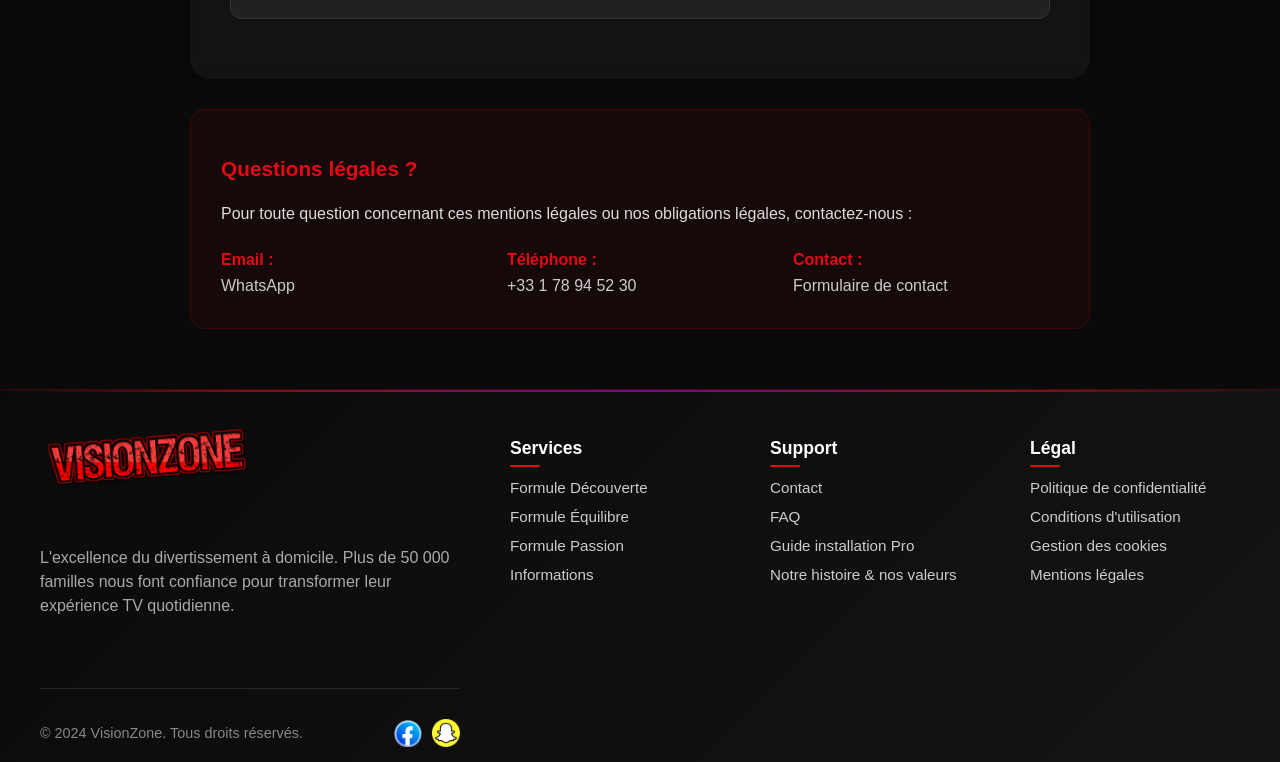
<file: mentions-legales.html>
<!DOCTYPE html>
<html lang="fr">
<head>
  <meta charset="UTF-8">
  <meta name="viewport" content="width=device-width, initial-scale=1.0">
  <title>Mentions légales – VisionZone</title>
  <meta name="description" content="Consultez les mentions légales du site VisionZone : informations sur l’éditeur, l’hébergement et la propriété intellectuelle.">
  <link rel="canonical" href="https://bosta95.github.io/site/mentions-legales.html">
  <meta property="og:title" content="Mentions légales – VisionZone">
  <meta property="og:description" content="Consultez les mentions légales du site VisionZone : informations sur l’éditeur, l’hébergement et la propriété intellectuelle.">
  <meta name="twitter:title" content="Mentions légales – VisionZone">
  <meta name="twitter:description" content="Consultez les mentions légales du site VisionZone : informations sur l’éditeur, l’hébergement et la propriété intellectuelle.">
  <link rel="stylesheet" href="style.css">
  <link rel="icon" type="image/x-icon" href="favicon.ico">
  <link rel="icon" type="image/png" sizes="48x48" href="favicon.png">
</head>
<body>
  <div class="nf-floating-header">
    <div class="nf-floating-left">
      <img src="./imgs/visionzone.png" alt="VisionZone Logo" class="nf-logo-img" style="height: 95px; margin-right: 12px; margin-top: -2px;">
      <span id="slogan" class="premium-slogan" style="font-size:0.98rem; margin-left:-10px; margin-top:33px; display:inline-block; vertical-align: middle;">L'excellence du divertissement à domicile, enfin accessible.</span>
    </div>
    <div class="nf-floating-header-bg"></div>
    
    <!-- Menu burger pour mobile -->
    <button class="mobile-menu-toggle" id="mobile-menu-toggle">
      <div class="burger-icon">
        <div class="burger-line"></div>
        <div class="burger-line"></div>
        <div class="burger-line"></div>
      </div>
    </button>
    
    <!-- Menu déroulant mobile -->
    <div class="mobile-menu-dropdown" id="mobile-menu-dropdown">
      <a href="index.html" class="mobile-menu-item">
        <img src="./imgs/accueil.png" alt="Accueil">
        Accueil
      </a>
      <a href="astuces-infos.html" class="mobile-menu-item">
        <img src="./imgs/infos.png" alt="Infos">
        Informations
      </a>
      <a href="index.html#offers-section" class="mobile-menu-item">
        <img src="./imgs/nosoffres.png" alt="Nos offres">
        Nos Offres
      </a>
      <a href="contact.html" class="mobile-menu-item">
        <img src="./imgs/contact.png" alt="Contact">
        Contact
      </a>
      <a href="faq.html" class="mobile-menu-item">
        <img src="./imgs/faq.png" alt="FAQ">
        FAQ
      </a>
      <div style="border-top: 1px solid rgba(255,255,255,0.1); padding: 15px 20px;">
        <div style="display: flex; gap: 15px; justify-content: center; align-items: center;">
          <button class="mobile-lang-btn active" data-lang="fr" style="background: none; border: 2px solid #e50914; color: #e50914; padding: 8px 12px; border-radius: 6px; cursor: pointer; font-size: 0.9rem; font-weight: bold; transition: all 0.3s ease;">
            FR
          </button>
          <button class="mobile-lang-btn" data-lang="en" style="background: none; border: 2px solid rgba(255,255,255,0.3); color: rgba(255,255,255,0.7); padding: 8px 12px; border-radius: 6px; cursor: pointer; font-size: 0.9rem; font-weight: bold; transition: all 0.3s ease;">
            EN
          </button>
        </div>
      </div>
    </div>
    
    <!-- Menu desktop (caché sur mobile) -->
    <div class="nf-floating-right">
      <a href="index.html" id="menu-home" class="nf-btn-home-img" style="display:inline-block;"><img src="./imgs/accueil.png" alt="Accueil" style="height:90px;width:90px;object-fit:contain;vertical-align:middle;"></a>
      <a href="astuces-infos.html" id="menu-infos" class="nf-btn-infos-img" style="display:inline-block;"><img src="./imgs/infos.png" alt="Infos" style="height:70px;width:70px;object-fit:contain;vertical-align:middle;"></a>
      <a href="index.html#offers-section" id="menu-offers" class="nf-btn-offers-img" style="display:inline-block;"><img src="./imgs/nosoffres.png" alt="Nos offres" style="height:130px;width:130px;object-fit:contain;vertical-align:middle;"></a>
      <a href="contact.html" id="menu-contact" class="nf-btn-contact-img" style="display:inline-block;"><img src="./imgs/contact.png" alt="Contact" style="height:90px;width:90px;object-fit:contain;vertical-align:middle;"></a>
      <div class="nf-lang-select-wrapper" style="position: relative; z-index: 102;">
        <img src="./imgs/FR.png" alt="Français" id="lang-btn-img" style="height:45px;width:45px;object-fit:contain;vertical-align:middle;cursor:pointer;">
        <div id="lang-dropdown" class="lang-dropdown" style="display:none; position:absolute; top:60px; left:0; background:#181818; border-radius:8px; box-shadow:0 2px 8px rgba(0,0,0,0.18); min-width:120px; z-index:103;">
          <div class="lang-option" data-lang="fr" style="padding:12px 22px; color:#fff; cursor:pointer;">Français</div>
          <div class="lang-option" data-lang="en" style="padding:12px 22px; color:#fff; cursor:pointer;">English</div>
        </div>
      </div>
      <a href="faq.html" id="menu-faq" class="nf-btn-faq-img" style="display:inline-block;"><img src="./imgs/faq.png" alt="FAQ" style="height:60px;width:60px;object-fit:contain;vertical-align:middle;"></a>
    </div>
  </div>

  <!-- Flèche de retour -->
  <a href="index.html" class="faq-back-arrow" style="position: fixed; top: 50%; left: 20px; transform: translateY(-50%); z-index: 1000; text-decoration: none; transition: all 0.3s ease;">
    <svg width="50" height="50" viewBox="0 0 50 50" fill="none" xmlns="http://www.w3.org/2000/svg">
      <circle cx="25" cy="25" r="24" fill="rgba(229,9,20,0.13)" stroke="#E50914" stroke-width="2"/>
      <path d="M30 15 L20 25 L30 35" stroke="#E50914" stroke-width="3" stroke-linecap="round" stroke-linejoin="round"/>
    </svg>
  </a>

  <!-- Contenu principal -->
  <div style="min-height: 100vh; background: #0a0a0a; padding: 120px 20px 60px 20px;">
    <div style="max-width: 900px; margin: 0 auto;">
      
      <!-- En-tête -->
      <div style="text-align: center; margin-bottom: 60px;">
        <h1 id="legal-title" style="font-size: 2.5rem; font-weight: 700; color: #fff; margin-bottom: 20px; background: linear-gradient(135deg, #e50914, #ff6b35); -webkit-background-clip: text; -webkit-text-fill-color: transparent; background-clip: text;">
          Mentions légales
        </h1>
        <p id="legal-subtitle" style="font-size: 1.1rem; color: #ccc; line-height: 1.6; max-width: 700px; margin: 0 auto;">
          Informations légales concernant le site VisionZone, l'identité de l'éditeur, l'hébergement et les conditions d'utilisation du service.
        </p>
        <div style="margin-top: 20px; font-size: 0.9rem; color: #888;">
          <strong>Dernière mise à jour :</strong> <span id="legal-date">15 décembre 2024</span>
        </div>
      </div>

      <!-- Contenu des mentions légales -->
      <div style="background: rgba(255,255,255,0.04); border-radius: 20px; padding: 40px; box-shadow: 0 4px 20px rgba(0,0,0,0.3); backdrop-filter: blur(10px);">
        
        <!-- Section 1 : Éditeur du site -->
        <div class="legal-section" style="margin-bottom: 20px;">
          <div class="legal-header" onclick="toggleLegalSection('legal1')" style="cursor: pointer; display: flex; align-items: center; justify-content: space-between; padding: 20px; background: rgba(255,255,255,0.06); border-radius: 12px; border: 1px solid rgba(255,255,255,0.08); transition: all 0.3s ease;">
            <h2 id="section1-title" style="font-size: 1.4rem; font-weight: 600; color: #e50914; margin: 0; display: flex; align-items: center; gap: 12px;">
              <span style="background: #e50914; color: white; width: 32px; height: 32px; border-radius: 50%; display: flex; align-items: center; justify-content: center; font-size: 0.9rem; font-weight: bold;">1</span>
              Éditeur du site
            </h2>
            <div class="toggle-icon" id="toggle-legal1" style="color: #e50914; font-size: 1.5rem; font-weight: bold; transition: transform 0.3s ease;">+</div>
          </div>
          <div class="legal-content" id="legal1-content" style="display: none; padding: 25px; color: #ddd; line-height: 1.7; font-size: 1rem; background: rgba(255,255,255,0.02); border-radius: 0 0 12px 12px; border: 1px solid rgba(255,255,255,0.05); border-top: none;">
            <div style="background: rgba(255,255,255,0.04); padding: 25px; border-radius: 8px; border: 1px solid rgba(255,255,255,0.06); margin-bottom: 25px;">
              <h4 style="color: #e50914; margin: 0 0 15px 0; font-size: 1.1rem; font-weight: 600;">VisionZone</h4>
              <p style="margin: 0 0 15px 0; font-size: 1rem; color: #fff;">Plateforme de streaming premium offrant une expérience de divertissement haut de gamme avec des contenus exclusifs et une qualité technique exceptionnelle.</p>
              <div style="margin-bottom: 15px;">
                <p style="margin: 0 0 8px 0; color: #ddd; font-size: 0.95rem;"><strong>Forme juridique :</strong> Société par Actions Simplifiée (SAS)</p>
                <p style="margin: 0 0 8px 0; color: #ddd; font-size: 0.95rem;"><strong>Capital social :</strong> 150 000 €</p>
                <p style="margin: 0 0 8px 0; color: #ddd; font-size: 0.95rem;"><strong>SIRET :</strong> 892 547 631 00018</p>
                <p style="margin: 0 0 8px 0; color: #ddd; font-size: 0.95rem;"><strong>Code APE :</strong> 5913A (Distribution de films cinématographiques)</p>
                <p style="margin: 0; color: #ddd; font-size: 0.95rem;"><strong>Siège social :</strong> 42 Rue de Rivoli, 75004 Paris, France</p>
              </div>
            </div>
            
            <div style="margin-bottom: 25px;">
              <h5 style="color: #ccc; margin: 0 0 12px 0; font-size: 1rem; font-weight: 500;">Contact :</h5>
              <div style="background: rgba(255,255,255,0.02); padding: 20px; border-radius: 6px; border: 1px solid rgba(255,255,255,0.04);">
                <ul style="margin: 0; padding-left: 20px; color: #ddd;">
                  <li style="margin-bottom: 10px;"><strong>Email :</strong> contact@visionzone.fr</li>
                  <li style="margin-bottom: 10px;"><strong>Téléphone :</strong> +33 1 78 94 52 30 (du lundi au vendredi, 9h-18h)</li>
                  <li style="margin-bottom: 0;"><strong>Adresse postale :</strong> VisionZone, 42 Rue de Rivoli, 75004 Paris</li>
                </ul>
              </div>
            </div>
            
            <div style="background: rgba(229,9,20,0.1); padding: 20px; border-radius: 8px; border: 1px solid rgba(229,9,20,0.2);">
              <h5 style="color: #e50914; margin: 0 0 10px 0; font-size: 1rem; font-weight: 500;">Direction et publication</h5>
              <p style="margin: 0 0 8px 0; font-size: 0.95rem; color: #ddd;"><strong>Directeur de la publication :</strong> Thomas Moreau, Président</p>
              <p style="margin: 0; font-size: 0.95rem; color: #aaa; font-style: italic;">Responsable éditorial et de la ligne éditoriale du site VisionZone</p>
            </div>
          </div>
        </div>

        <!-- Section 2 : Hébergement -->
        <div class="legal-section" style="margin-bottom: 20px;">
          <div class="legal-header" onclick="toggleLegalSection('legal2')" style="cursor: pointer; display: flex; align-items: center; justify-content: space-between; padding: 20px; background: rgba(255,255,255,0.06); border-radius: 12px; border: 1px solid rgba(255,255,255,0.08); transition: all 0.3s ease;">
            <h2 id="section2-title" style="font-size: 1.4rem; font-weight: 600; color: #e50914; margin: 0; display: flex; align-items: center; gap: 12px;">
              <span style="background: #e50914; color: white; width: 32px; height: 32px; border-radius: 50%; display: flex; align-items: center; justify-content: center; font-size: 0.9rem; font-weight: bold;">2</span>
              Hébergement du site
            </h2>
            <div class="toggle-icon" id="toggle-legal2" style="color: #e50914; font-size: 1.5rem; font-weight: bold; transition: transform 0.3s ease;">+</div>
          </div>
          <div class="legal-content" id="legal2-content" style="display: none; padding: 25px; color: #ddd; line-height: 1.7; font-size: 1rem; background: rgba(255,255,255,0.02); border-radius: 0 0 12px 12px; border: 1px solid rgba(255,255,255,0.05); border-top: none;">
            <div style="background: rgba(255,255,255,0.04); padding: 25px; border-radius: 8px; border: 1px solid rgba(255,255,255,0.06); margin-bottom: 25px;">
              <h5 style="color: #e50914; margin: 0 0 15px 0; font-size: 1.1rem; font-weight: 600;">Hébergeur principal</h5>
              <div style="margin-bottom: 15px;">
                <p style="margin: 0 0 8px 0; color: #fff; font-size: 1rem;"><strong>OVHcloud SAS</strong></p>
                <p style="margin: 0 0 8px 0; color: #ddd; font-size: 0.95rem;"><strong>Siège social :</strong> 2 rue Kellermann, 59100 Roubaix, France</p>
                <p style="margin: 0 0 8px 0; color: #ddd; font-size: 0.95rem;"><strong>SIRET :</strong> 424 761 419 00045</p>
                <p style="margin: 0 0 8px 0; color: #ddd; font-size: 0.95rem;"><strong>Téléphone :</strong> +33 9 72 10 10 07</p>
                <p style="margin: 0; color: #ddd; font-size: 0.95rem;"><strong>Site web :</strong> www.ovhcloud.com</p>
              </div>
            </div>
            
            <div style="margin-bottom: 20px;">
              <h5 style="color: #ccc; margin: 0 0 10px 0; font-size: 1rem; font-weight: 500;">Localisation des serveurs</h5>
              <div style="background: rgba(255,255,255,0.02); padding: 15px; border-radius: 6px; border: 1px solid rgba(255,255,255,0.04); margin-left: 20px;">
                <p style="margin: 0 0 8px 0; color: #ddd; font-size: 0.95rem;">• <strong>Serveurs principaux :</strong> Datacenter de Gravelines, France</p>
                <p style="margin: 0 0 8px 0; color: #ddd; font-size: 0.95rem;">• <strong>Serveurs de sauvegarde :</strong> Datacenter de Strasbourg, France</p>
                <p style="margin: 0 0 8px 0; color: #ddd; font-size: 0.95rem;">• <strong>CDN :</strong> Réseau de distribution européen</p>
                <p style="margin: 0; color: #ddd; font-size: 0.95rem;">• <strong>Conformité :</strong> RGPD, ISO 27001, SOC 2 Type II</p>
              </div>
            </div>
            
            <div style="background: rgba(255,255,255,0.04); padding: 20px; border-radius: 8px; border: 1px solid rgba(255,255,255,0.06);">
              <h5 style="color: #e50914; margin: 0 0 10px 0; font-size: 1rem; font-weight: 500;">Sécurité et disponibilité</h5>
              <ul style="margin: 0; padding-left: 20px; color: #ddd; font-size: 0.95rem;">
                <li style="margin-bottom: 6px;">Chiffrement SSL/TLS 256 bits pour toutes les communications</li>
                <li style="margin-bottom: 6px;">Surveillance réseau 24h/24 et 7j/7</li>
                <li style="margin-bottom: 6px;">Sauvegardes automatiques quotidiennes</li>
                <li style="margin-bottom: 6px;">Redondance géographique des données</li>
                <li style="margin-bottom: 6px;">Uptime garanti à 99.9%</li>
                <li style="margin-bottom: 0;">Protection anti-DDoS avancée</li>
              </ul>
            </div>
          </div>
        </div>

        <!-- Section 3 : Propriété intellectuelle -->
        <div class="legal-section" style="margin-bottom: 20px;">
          <div class="legal-header" onclick="toggleLegalSection('legal3')" style="cursor: pointer; display: flex; align-items: center; justify-content: space-between; padding: 20px; background: rgba(255,255,255,0.06); border-radius: 12px; border: 1px solid rgba(255,255,255,0.08); transition: all 0.3s ease;">
            <h2 id="section3-title" style="font-size: 1.4rem; font-weight: 600; color: #e50914; margin: 0; display: flex; align-items: center; gap: 12px;">
              <span style="background: #e50914; color: white; width: 32px; height: 32px; border-radius: 50%; display: flex; align-items: center; justify-content: center; font-size: 0.9rem; font-weight: bold;">3</span>
              Propriété intellectuelle
            </h2>
            <div class="toggle-icon" id="toggle-legal3" style="color: #e50914; font-size: 1.5rem; font-weight: bold; transition: transform 0.3s ease;">+</div>
          </div>
          <div class="legal-content" id="legal3-content" style="display: none; padding: 25px; color: #ddd; line-height: 1.7; font-size: 1rem; background: rgba(255,255,255,0.02); border-radius: 0 0 12px 12px; border: 1px solid rgba(255,255,255,0.05); border-top: none;">
            <div style="background: rgba(255,255,255,0.04); padding: 25px; border-radius: 8px; border: 1px solid rgba(255,255,255,0.06); margin-bottom: 25px;">
              <h4 style="color: #e50914; margin: 0 0 15px 0; font-size: 1.1rem; font-weight: 600;">Droits d'auteur et propriété intellectuelle</h4>
              <p style="margin: 0 0 15px 0; font-size: 1rem; color: #fff;">L'ensemble des éléments composant le site VisionZone sont protégés par le droit de la propriété intellectuelle française et internationale.</p>
              <p style="margin: 0; font-size: 0.95rem; color: #ddd;">Cela inclut notamment les textes, images, graphismes, logos, icônes, sons, logiciels, structure du site et tous autres éléments intellectuels.</p>
            </div>
            
            <div style="margin-bottom: 20px;">
              <h5 style="color: #ccc; margin: 0 0 10px 0; font-size: 1rem; font-weight: 500;">Marques déposées</h5>
              <div style="background: rgba(255,255,255,0.02); padding: 15px; border-radius: 6px; border: 1px solid rgba(255,255,255,0.04); margin-left: 20px;">
                <p style="margin: 0 0 8px 0; color: #ddd; font-size: 0.95rem;">• <strong>"VisionZone"</strong> - Marque déposée à l'INPI sous le n° 4567890</p>
                <p style="margin: 0 0 8px 0; color: #ddd; font-size: 0.95rem;">• <strong>Logo VisionZone</strong> - Design protégé et déposé</p>
                <p style="margin: 0 0 8px 0; color: #ddd; font-size: 0.95rem;">• <strong>Slogan</strong> - "L'excellence du divertissement à domicile"</p>
                <p style="margin: 0; color: #ddd; font-size: 0.95rem;">• <strong>Domaine</strong> - visionzone.fr et ses sous-domaines</p>
              </div>
            </div>
            
            <div style="margin-bottom: 20px;">
              <h5 style="color: #ccc; margin: 0 0 10px 0; font-size: 1rem; font-weight: 500;">Contenus multimédias</h5>
              <div style="background: rgba(255,255,255,0.02); padding: 15px; border-radius: 6px; border: 1px solid rgba(255,255,255,0.04); margin-left: 20px;">
                <p style="margin: 0 0 8px 0; color: #ddd; font-size: 0.95rem;">Les contenus audiovisuels diffusés via la plateforme VisionZone sont protégés par :</p>
                <ul style="margin: 8px 0 0 20px; padding: 0; color: #ddd; font-size: 0.95rem;">
                  <li style="margin-bottom: 4px;">Droits d'auteur des créateurs originaux</li>
                  <li style="margin-bottom: 4px;">Licences d'exploitation acquises légalement</li>
                  <li style="margin-bottom: 4px;">Accords de distribution internationaux</li>
                  <li style="margin-bottom: 0;">Systèmes de protection DRM (Digital Rights Management)</li>
                </ul>
              </div>
            </div>
            
            <div style="margin-bottom: 20px;">
              <h5 style="color: #ccc; margin: 0 0 10px 0; font-size: 1rem; font-weight: 500;">Usage autorisé</h5>
              <div style="background: rgba(255,255,255,0.02); padding: 15px; border-radius: 6px; border: 1px solid rgba(255,255,255,0.04); margin-left: 20px;">
                <p style="margin: 0 0 8px 0; color: #ddd; font-size: 0.95rem;"><strong>✓ Autorisé :</strong> Consultation personnelle et privée des contenus dans le cadre de l'abonnement</p>
                <p style="margin: 0 0 8px 0; color: #ddd; font-size: 0.95rem;"><strong>✓ Autorisé :</strong> Utilisation sur les appareils personnels selon les termes du contrat</p>
                <p style="margin: 0; color: #ddd; font-size: 0.95rem;"><strong>✗ Interdit :</strong> Reproduction, diffusion, revente ou exploitation commerciale</p>
              </div>
            </div>
            
            <div style="background: rgba(229,9,20,0.1); padding: 20px; border-radius: 8px; border: 1px solid rgba(229,9,20,0.2);">
              <h5 style="color: #e50914; margin: 0 0 10px 0; font-size: 1rem; font-weight: 500;">⚠️ Sanctions</h5>
              <p style="margin: 0; font-size: 0.95rem; color: #ddd;">Toute reproduction, représentation, modification, publication, adaptation de tout ou partie des éléments du site, quel que soit le moyen ou le procédé utilisé, est interdite, sauf autorisation écrite préalable. Toute exploitation non autorisée du site ou de ses éléments sera considérée comme constitutive d'une contrefaçon et poursuivie conformément aux dispositions des articles L.335-2 et suivants du Code de Propriété Intellectuelle.</p>
            </div>
          </div>
        </div>

        <!-- Section 4 : Responsabilité -->
        <div class="legal-section" style="margin-bottom: 20px;">
          <div class="legal-header" onclick="toggleLegalSection('legal4')" style="cursor: pointer; display: flex; align-items: center; justify-content: space-between; padding: 20px; background: rgba(255,255,255,0.06); border-radius: 12px; border: 1px solid rgba(255,255,255,0.08); transition: all 0.3s ease;">
            <h2 id="section4-title" style="font-size: 1.4rem; font-weight: 600; color: #e50914; margin: 0; display: flex; align-items: center; gap: 12px;">
              <span style="background: #e50914; color: white; width: 32px; height: 32px; border-radius: 50%; display: flex; align-items: center; justify-content: center; font-size: 0.9rem; font-weight: bold;">4</span>
              Limitation de responsabilité
            </h2>
            <div class="toggle-icon" id="toggle-legal4" style="color: #e50914; font-size: 1.5rem; font-weight: bold; transition: transform 0.3s ease;">+</div>
          </div>
          <div class="legal-content" id="legal4-content" style="display: none; padding: 25px; color: #ddd; line-height: 1.7; font-size: 1rem; background: rgba(255,255,255,0.02); border-radius: 0 0 12px 12px; border: 1px solid rgba(255,255,255,0.05); border-top: none;">
            <div style="background: rgba(255,255,255,0.04); padding: 25px; border-radius: 8px; border: 1px solid rgba(255,255,255,0.06); margin-bottom: 25px;">
              <h5 style="color: #e50914; margin: 0 0 15px 0; font-size: 1.1rem; font-weight: 600;">Disponibilité du service</h5>
              <p style="margin: 0 0 15px 0; color: #fff; font-size: 1rem;">VisionZone s'engage à fournir un service de qualité optimale dans les limites techniques actuelles.</p>
              <div style="margin-bottom: 15px;">
                <p style="margin: 0 0 8px 0; color: #ddd; font-size: 0.95rem;"><strong>Objectif de disponibilité :</strong> 99.5% sur une base mensuelle</p>
                <p style="margin: 0 0 8px 0; color: #ddd; font-size: 0.95rem;"><strong>Maintenance programmée :</strong> Annoncée 48h à l'avance</p>
                <p style="margin: 0; color: #ddd; font-size: 0.95rem;"><strong>Support technique :</strong> Disponible du lundi au vendredi, 9h-18h</p>
              </div>
            </div>
            
            <div style="margin-bottom: 20px;">
              <h5 style="color: #ccc; margin: 0 0 10px 0; font-size: 1rem; font-weight: 500;">Cas de force majeure</h5>
              <div style="background: rgba(255,255,255,0.02); padding: 15px; border-radius: 6px; border: 1px solid rgba(255,255,255,0.04); margin-left: 20px;">
                <p style="margin: 0 0 8px 0; color: #ddd; font-size: 0.95rem;">VisionZone ne saurait être tenue responsable en cas de :</p>
                <ul style="margin: 8px 0 0 20px; padding: 0; color: #ddd; font-size: 0.95rem;">
                  <li style="margin-bottom: 4px;">Catastrophes naturelles, épidémies, pandémies</li>
                  <li style="margin-bottom: 4px;">Guerres, actes de terrorisme, émeutes</li>
                  <li style="margin-bottom: 4px;">Pannes généralisées d'internet ou d'électricité</li>
                  <li style="margin-bottom: 4px;">Décisions gouvernementales ou réglementaires</li>
                  <li style="margin-bottom: 0;">Cyberattaques majeures affectant l'infrastructure internet</li>
                </ul>
              </div>
            </div>
            
            <div style="margin-bottom: 20px;">
              <h5 style="color: #ccc; margin: 0 0 10px 0; font-size: 1rem; font-weight: 500;">Responsabilité de l'utilisateur</h5>
              <div style="background: rgba(255,255,255,0.02); padding: 15px; border-radius: 6px; border: 1px solid rgba(255,255,255,0.04); margin-left: 20px;">
                <p style="margin: 0 0 8px 0; color: #ddd; font-size: 0.95rem;"><strong>L'utilisateur s'engage à :</strong></p>
                <ul style="margin: 8px 0 8px 20px; padding: 0; color: #ddd; font-size: 0.95rem;">
                  <li style="margin-bottom: 4px;">Conserver la confidentialité de ses identifiants</li>
                  <li style="margin-bottom: 4px;">Utiliser le service conformément aux conditions d'utilisation</li>
                  <li style="margin-bottom: 4px;">Ne pas partager son compte avec des tiers</li>
                  <li style="margin-bottom: 0;">Signaler immédiatement tout usage frauduleux</li>
                </ul>
                <p style="margin: 8px 0 0 0; color: #ddd; font-size: 0.95rem;"><strong>VisionZone ne peut être tenue responsable d'un usage inapproprié du compte utilisateur.</strong></p>
              </div>
            </div>
            
            <div style="margin-bottom: 20px;">
              <h5 style="color: #ccc; margin: 0 0 10px 0; font-size: 1rem; font-weight: 500;">Limitation de responsabilité</h5>
              <div style="background: rgba(255,255,255,0.02); padding: 15px; border-radius: 6px; border: 1px solid rgba(255,255,255,0.04); margin-left: 20px;">
                <p style="margin: 0 0 8px 0; color: #ddd; font-size: 0.95rem;">La responsabilité de VisionZone est limitée au montant des sommes versées par l'utilisateur au cours des 12 mois précédant le dommage.</p>
                <p style="margin: 0; color: #ddd; font-size: 0.95rem;">En aucun cas VisionZone ne pourra être tenue responsable de dommages indirects tels que perte de profits, perte de données, ou préjudice commercial.</p>
              </div>
            </div>
            
            <div style="background: rgba(255,255,255,0.04); padding: 20px; border-radius: 8px; border: 1px solid rgba(255,255,255,0.06);">
              <h5 style="color: #e50914; margin: 0 0 10px 0; font-size: 1rem; font-weight: 500;">🎯 Engagement qualité</h5>
              <ul style="margin: 0; padding-left: 20px; color: #ddd; font-size: 0.95rem;">
                <li style="margin-bottom: 6px;">Résolution des incidents techniques sous 24h</li>
                <li style="margin-bottom: 6px;">Réponse au support client sous 4h ouvrées</li>
                <li style="margin-bottom: 6px;">Amélioration continue de nos services</li>
                <li style="margin-bottom: 6px;">Transparence sur les éventuels dysfonctionnements</li>
                <li style="margin-bottom: 0;">Compensation en cas d'interruption prolongée du service</li>
              </ul>
            </div>
          </div>
        </div>

        <!-- Section 5 : Droit applicable -->
        <div class="legal-section" style="margin-bottom: 20px;">
          <div class="legal-header" onclick="toggleLegalSection('legal5')" style="cursor: pointer; display: flex; align-items: center; justify-content: space-between; padding: 20px; background: rgba(255,255,255,0.06); border-radius: 12px; border: 1px solid rgba(255,255,255,0.08); transition: all 0.3s ease;">
            <h2 id="section5-title" style="font-size: 1.4rem; font-weight: 600; color: #e50914; margin: 0; display: flex; align-items: center; gap: 12px;">
              <span style="background: #e50914; color: white; width: 32px; height: 32px; border-radius: 50%; display: flex; align-items: center; justify-content: center; font-size: 0.9rem; font-weight: bold;">5</span>
              Droit applicable et litiges
            </h2>
            <div class="toggle-icon" id="toggle-legal5" style="color: #e50914; font-size: 1.5rem; font-weight: bold; transition: transform 0.3s ease;">+</div>
          </div>
          <div class="legal-content" id="legal5-content" style="display: none; padding: 25px; color: #ddd; line-height: 1.7; font-size: 1rem; background: rgba(255,255,255,0.02); border-radius: 0 0 12px 12px; border: 1px solid rgba(255,255,255,0.05); border-top: none;">
            <div style="background: rgba(255,255,255,0.04); padding: 25px; border-radius: 8px; border: 1px solid rgba(255,255,255,0.06); margin-bottom: 25px;">
              <h5 style="color: #e50914; margin: 0 0 15px 0; font-size: 1.1rem; font-weight: 600;">Droit applicable</h5>
              <p style="margin: 0 0 15px 0; color: #fff; font-size: 1rem;">Les présentes mentions légales et l'ensemble des relations contractuelles sont régies par le droit français.</p>
              <div style="margin-bottom: 15px;">
                <p style="margin: 0 0 8px 0; color: #ddd; font-size: 0.95rem;"><strong>Textes de référence :</strong></p>
                <ul style="margin: 0 0 0 20px; padding: 0; color: #ddd; font-size: 0.95rem;">
                  <li style="margin-bottom: 4px;">Code de la consommation français</li>
                  <li style="margin-bottom: 4px;">Loi n° 2004-575 du 21 juin 2004 (LCEN)</li>
                  <li style="margin-bottom: 4px;">Règlement européen RGPD (2016/679)</li>
                  <li style="margin-bottom: 0;">Code de la propriété intellectuelle</li>
                </ul>
              </div>
            </div>
            
            <div style="margin-bottom: 20px;">
              <h5 style="color: #ccc; margin: 0 0 10px 0; font-size: 1rem; font-weight: 500;">🤝 Règlement amiable des litiges</h5>
              <div style="background: rgba(255,255,255,0.02); padding: 15px; border-radius: 6px; border: 1px solid rgba(255,255,255,0.04); margin-left: 20px;">
                <p style="margin: 0 0 8px 0; color: #ddd; font-size: 0.95rem;"><strong>Étape 1 - Contact direct :</strong></p>
                <p style="margin: 0 0 12px 20px; color: #ddd; font-size: 0.95rem;">Contactez notre service client à contact@visionzone.fr</p>
                
                <p style="margin: 0 0 8px 0; color: #ddd; font-size: 0.95rem;"><strong>Étape 2 - Médiation :</strong></p>
                <p style="margin: 0 0 12px 20px; color: #ddd; font-size: 0.95rem;">Recours à un médiateur de la consommation agréé</p>
                
                <p style="margin: 0 0 8px 0; color: #ddd; font-size: 0.95rem;"><strong>Délai de réponse :</strong> 30 jours maximum</p>
              </div>
            </div>
            
            <div style="margin-bottom: 20px;">
              <h5 style="color: #ccc; margin: 0 0 10px 0; font-size: 1rem; font-weight: 500;">⚖️ Juridiction compétente</h5>
              <div style="background: rgba(255,255,255,0.02); padding: 15px; border-radius: 6px; border: 1px solid rgba(255,255,255,0.04); margin-left: 20px;">
                <p style="margin: 0 0 8px 0; color: #ddd; font-size: 0.95rem;"><strong>En cas d'échec de la procédure amiable :</strong></p>
                <ul style="margin: 8px 0 8px 20px; padding: 0; color: #ddd; font-size: 0.95rem;">
                  <li style="margin-bottom: 4px;"><strong>Consommateurs :</strong> Tribunaux du domicile du consommateur ou du siège social de VisionZone</li>
                  <li style="margin-bottom: 4px;"><strong>Professionnels :</strong> Tribunal de commerce de Paris</li>
                  <li style="margin-bottom: 0;"><strong>Autres litiges :</strong> Tribunaux de Paris</li>
                </ul>
              </div>
            </div>
            
            <div style="margin-bottom: 20px;">
              <h5 style="color: #ccc; margin: 0 0 10px 0; font-size: 1rem; font-weight: 500;">🌍 Litiges transfrontaliers</h5>
              <div style="background: rgba(255,255,255,0.02); padding: 15px; border-radius: 6px; border: 1px solid rgba(255,255,255,0.04); margin-left: 20px;">
                <p style="margin: 0 0 8px 0; color: #ddd; font-size: 0.95rem;">Pour les consommateurs résidant dans l'Union européenne :</p>
                <p style="margin: 0; color: #ddd; font-size: 0.95rem;">Plateforme européenne de règlement en ligne des litiges : <strong>ec.europa.eu/consumers/odr</strong></p>
              </div>
            </div>
            
            <div style="background: rgba(255,255,255,0.04); padding: 20px; border-radius: 8px; border: 1px solid rgba(255,255,255,0.06);">
              <h5 style="color: #e50914; margin: 0 0 10px 0; font-size: 1rem; font-weight: 500;">📋 Médiation de la consommation</h5>
              <div style="margin-bottom: 15px;">
                <p style="margin: 0 0 8px 0; color: #ddd; font-size: 0.95rem;"><strong>Médiateur agréé :</strong> Association des Médiateurs Européens (AME)</p>
                <p style="margin: 0 0 8px 0; color: #ddd; font-size: 0.95rem;"><strong>Site web :</strong> www.mediateur-consommation-ame.com</p>
                <p style="margin: 0 0 8px 0; color: #ddd; font-size: 0.95rem;"><strong>Adresse :</strong> 11 Place Dauphine, 75001 Paris</p>
                <p style="margin: 0; color: #ddd; font-size: 0.95rem;"><strong>Email :</strong> contact@mediateur-consommation-ame.com</p>
              </div>
              <p style="margin: 0; color: #aaa; font-size: 0.9rem; font-style: italic;">La médiation est gratuite pour les consommateurs et permet de résoudre les litiges sans passer par la justice.</p>
            </div>
          </div>
        </div>

      </div>

      <!-- Section Contact -->
      <div style="background: rgba(229,9,20,0.05); border-radius: 15px; padding: 30px; border: 1px solid rgba(229,9,20,0.2); margin-top: 30px;">
        <h2 id="contact-title" style="font-size: 1.3rem; font-weight: 600; color: #e50914; margin-bottom: 20px;">
          Questions légales ?
        </h2>
        <div id="contact-content" style="color: #ddd; line-height: 1.6;">
          <p style="margin-bottom: 15px;">Pour toute question concernant ces mentions légales ou nos obligations légales, contactez-nous :</p>
          <div style="display: grid; grid-template-columns: repeat(auto-fit, minmax(250px, 1fr)); gap: 20px; margin-top: 20px;">
            <div>
              <strong style="color: #e50914;">Email :</strong><br>
              <a href="https://wa.me/33652020293?text=Bonjour%2C%20je%20souhaite%20vous%20contacter." target="_blank" rel="noopener noreferrer" style="color: #ccc; text-decoration: none;">WhatsApp</a>
            </div>
            <div>
              <strong style="color: #e50914;">Téléphone :</strong><br>
              <span style="color: #ccc;">+33 1 78 94 52 30</span>
            </div>
            <div>
              <strong style="color: #e50914;">Contact :</strong><br>
              <a href="contact.html" style="color: #ccc; text-decoration: none;">Formulaire de contact</a>
            </div>
          </div>
        </div>
      </div>

    </div>
  </div>

  <!-- FOOTER PREMIUM -->
  <footer class="premium-footer">
    <div class="footer-container">
      <!-- Colonne Marque -->
      <div class="footer-brand">
        <div class="footer-logo">
          <img src="./imgs/visionzone.png" alt="VisionZone Logo" style="height: 80px; width: auto;">
        </div>
        <p class="footer-tagline" id="footer-tagline">L'excellence du divertissement à domicile. Plus de 50 000 familles nous font confiance pour transformer leur expérience TV quotidienne.</p>
      </div>
      
      <!-- Colonne Services -->
      <div class="footer-section">
        <h3 class="footer-title" id="footer-services-title">Services</h3>
        <div class="footer-links">
          <a href="offre-3mois.html" class="footer-link" id="footer-link-discovery">Formule Découverte</a>
          <a href="offre-6mois.html" class="footer-link" id="footer-link-balance">Formule Équilibre</a>
          <a href="offre-12mois.html" class="footer-link" id="footer-link-passion">Formule Passion</a>
          <a href="astuces-infos.html" class="footer-link" id="footer-link-info">Informations</a>
        </div>
      </div>
      
      <!-- Colonne Support -->
      <div class="footer-section">
        <h3 class="footer-title" id="footer-support-title">Support</h3>
        <div class="footer-links">
          <a href="contact.html" class="footer-link" id="footer-link-contact">Contact</a>
          <a href="faq.html" class="footer-link" id="footer-link-faq">FAQ</a>
          <a href="installation-facile-rapide.html" class="footer-link">Guide installation Pro</a>
          <a href="qui-sommes-nous.html" class="footer-link">Notre histoire &amp; nos valeurs</a>
        </div>
      </div>
      
      <!-- Colonne Légal -->
      <div class="footer-section">
        <h3 class="footer-title" id="footer-legal-title">Légal</h3>
        <div class="footer-links">
          <a href="confidentialite.html" class="footer-link" id="footer-link-privacy">Politique de confidentialité</a>
          <a href="conditions.html" class="footer-link" id="footer-link-terms">Conditions d'utilisation</a>
          <a href="cookies.html" class="footer-link" id="footer-link-cookies">Gestion des cookies</a>
          <a href="mentions-legales.html" class="footer-link" id="footer-link-mentions">Mentions légales</a>
        </div>
      </div>
    </div>
    
    <!-- Bas du footer -->
    <div class="footer-container">
      <div class="footer-bottom">
        <div class="footer-copyright" id="footer-copyright">
          © 2024 VisionZone. Tous droits réservés.
        </div>
        <div class="footer-social" style="gap:10px;">
          <a href="https://www.facebook.com/groups/1740808673190199?locale=fr_FR" target="_blank" rel="noopener" title="Facebook VisionZone">
            <img src="./imgs/facebook.png" alt="Facebook" style="width:28px;height:28px;object-fit:contain;vertical-align:middle;">
          </a>
          <a href="https://www.snapchat.com/add/dyuka.953" target="_blank" rel="noopener" title="Snapchat dyuka.953">
            <img src="./imgs/snap.png" alt="Snapchat" style="width:28px;height:28px;object-fit:contain;vertical-align:middle;">
          </a>
        </div>
      </div>
    </div>
  </footer>

  <script>
    document.addEventListener('DOMContentLoaded', function() {
      // Script pour le menu burger
      const mobileMenuToggle = document.getElementById('mobile-menu-toggle');
      const mobileMenuDropdown = document.getElementById('mobile-menu-dropdown');
      
      mobileMenuToggle.addEventListener('click', function(e) {
        e.preventDefault();
        e.stopPropagation();
        mobileMenuToggle.classList.toggle('active');
        mobileMenuDropdown.classList.toggle('active');
      });
      
      // Fermer le menu si on clique ailleurs
      document.addEventListener('click', function(event) {
        if (!mobileMenuToggle.contains(event.target) && !mobileMenuDropdown.contains(event.target)) {
          mobileMenuToggle.classList.remove('active');
          mobileMenuDropdown.classList.remove('active');
        }
      });
      
      // Fermer le menu après clic sur un lien
      const mobileMenuItems = document.querySelectorAll('.mobile-menu-item');
      mobileMenuItems.forEach(item => {
        item.addEventListener('click', function() {
          if (this.getAttribute('href')) {
            mobileMenuToggle.classList.remove('active');
            mobileMenuDropdown.classList.remove('active');
          }
        });
      });
      
      // Gestion simple des boutons de langue
      const langBtns = document.querySelectorAll('.mobile-lang-btn');
      
      langBtns.forEach(btn => {
        btn.addEventListener('click', function() {
          // Retirer l'état actif de tous les boutons
          langBtns.forEach(b => {
            b.classList.remove('active');
            b.style.border = '2px solid rgba(255,255,255,0.3)';
            b.style.color = 'rgba(255,255,255,0.7)';
          });
          
          // Activer le bouton cliqué
          this.classList.add('active');
          this.style.border = '2px solid #e50914';
          this.style.color = '#e50914';
          
          // Utiliser la fonction de traduction existante de main.js
          const lang = this.dataset.lang;
          updateLanguage(lang);
          
          // Fermer le menu
          mobileMenuToggle.classList.remove('active');
          mobileMenuDropdown.classList.remove('active');
        });
      });
    });
  </script>

  <!-- Script principal avec traductions -->
  <script src="./js/main.js"></script>

  <!-- Script pour les accordéons des mentions légales -->
  <script>
    function toggleLegalSection(sectionId) {
      const content = document.getElementById(sectionId + '-content');
      const toggle = document.getElementById('toggle-' + sectionId);
      
      if (content.style.display === 'none' || content.style.display === '') {
        content.style.display = 'block';
        toggle.textContent = '−';
        toggle.style.transform = 'rotate(0deg)';
      } else {
        content.style.display = 'none';
        toggle.textContent = '+';
        toggle.style.transform = 'rotate(0deg)';
      }
    }
    
    // Ouvrir la première section par défaut
    document.addEventListener('DOMContentLoaded', function() {
      toggleLegalSection('legal1');
    });
  </script>

</body>
</html>
</file>
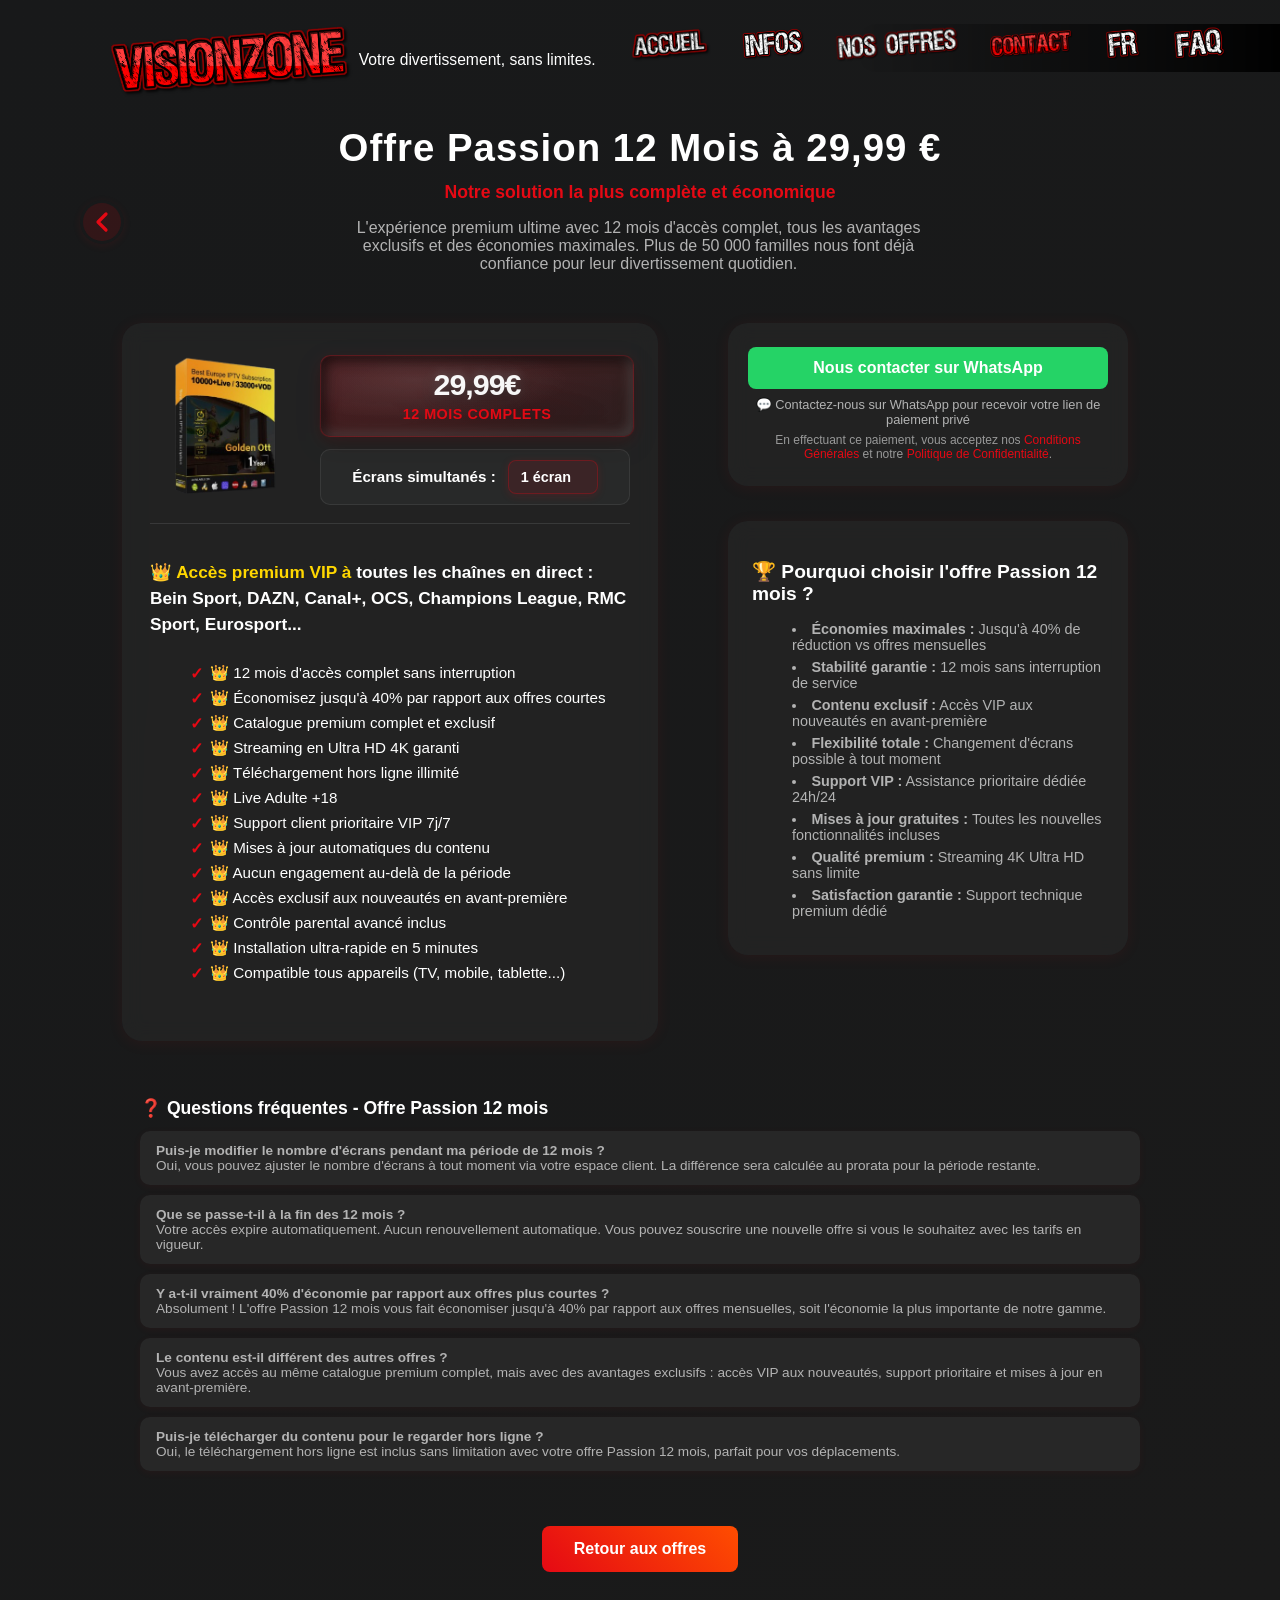
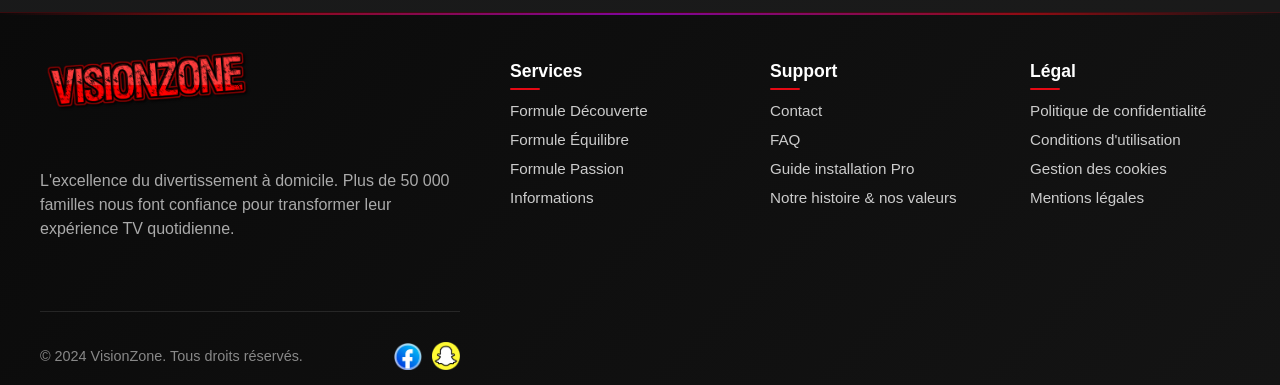
<file: offre-12mois.html>
<!DOCTYPE html>
<html lang="fr">
<head>
  <meta charset="UTF-8">
  <meta name="viewport" content="width=device-width, initial-scale=1.0">
  <title>Abonnement IPTV 12 mois – VisionZone, l'offre la plus complète du marché</title>
  <meta name="description" content="Profitez de l'offre Passion : 12 mois d'abonnement IPTV VisionZone, le meilleur du direct TV, films et séries à prix réduit. Support client prioritaire inclus.">
  <link rel="canonical" href="https://bosta95.github.io/site/offre-12mois.html">
  <meta name="keywords" content="offre 12 mois VisionZone, abonnement annuel, passion streaming, 29.99 euros, économies maximales">
  <meta property="og:title" content="Offre IPTV 12 mois – VisionZone abonnement en direct">
  <meta property="og:description" content="Optez pour l'abonnement IPTV 12 mois VisionZone : le meilleur du direct TV, films et séries à prix avantageux. Support client réactif.">
  <meta property="og:type" content="website">
<meta property="og:site_name" content="VisionZone">
  <meta name="twitter:card" content="summary_large_image">
  <meta name="twitter:title" content="Offre IPTV 12 mois – VisionZone abonnement en direct">
  <meta name="twitter:description" content="Optez pour l'abonnement IPTV 12 mois VisionZone : le meilleur du direct TV, films et séries à prix avantageux. Support client réactif.">
<meta name="robots" content="index, follow">
  <link rel="stylesheet" href="./style.css">
  <link rel="icon" type="image/x-icon" href="favicon.ico">
  <link rel="icon" type="image/png" sizes="48x48" href="favicon.png">
  <style>
    .offer-landing {
      min-height: 100vh;
      background: linear-gradient(135deg, #18191a 0%, #1a1a1a 100%);
      padding: 100px 0 40px;
      display: flex;
      flex-direction: column;
      align-items: center;
      position: relative;
    }
    
    /* S'assurer que le desktop reste inchangé */
    @media screen and (min-width: 601px) {
      .offer-landing {
        padding-top: 100px !important;
        padding-bottom: 40px !important;
      }
    }
    
    /* Ajustement du padding pour le menu burger mobile - FORCER LE CHANGEMENT */
    @media screen and (max-width: 600px) {
      .offer-landing {
        padding-top: 140px !important;
        padding-bottom: 40px !important;
      }
    }
    
    @media screen and (max-width: 480px) {
      .offer-landing {
        padding-top: 135px !important;
        padding-bottom: 40px !important;
      }
    }
    
    @media screen and (max-width: 360px) {
      .offer-landing {
        padding-top: 130px !important;
        padding-bottom: 40px !important;
      }
    }
    .offer-header {
      text-align: center;
      margin-bottom: 30px;
    }
    .offer-title {
      font-size: 2.4rem;
      color: #fff;
      font-weight: 800;
      margin-bottom: 12px;
    }
    .offer-subtitle {
      color: #e50914;
      font-size: 1.1rem;
      font-weight: 600;
      margin-bottom: 8px;
    }
    .offer-desc {
      color: #b3b3b3;
      font-size: 1rem;
      margin-bottom: 20px;
      max-width: 600px;
    }
    .offer-main {
      display: flex;
      flex-wrap: wrap;
      gap: 40px;
      align-items: flex-start;
      justify-content: center;
      margin-bottom: 40px;
      max-width: 1300px;
      width: 100%;
      padding: 0 20px;
    }
    .offer-image {
      flex: 1 1 300px;
      max-width: 350px;
      position: relative;
      display: flex;
      align-items: center;
      justify-content: center;
    }
    .offer-image img {
      width: 100%;
      height: auto;
      display: block;
      border-radius: 15px;
      max-height: 320px;
      object-fit: cover;
    }
    .offer-card-left {
      flex: 1 1 400px;
      max-width: 480px;
      background: rgba(255,255,255,0.04);
      border-radius: 20px;
      padding: 32px 28px;
      box-shadow: 0 2px 16px rgba(229,9,20,0.07);
      display: flex;
      flex-direction: column;
      align-items: flex-start;
      height: fit-content;
      backdrop-filter: blur(10px);
      transition: transform 0.3s ease, box-shadow 0.3s ease;
      transform: translateY(0px) translateX(-30px);
    }
    .offer-card-left:hover {
      transform: translateY(0px) translateX(-30px);
      box-shadow: 0 4px 20px rgba(229,9,20,0.12);
    }
    .offer-right-sections {
      flex: 1 1 350px;
      max-width: 400px;
      display: flex;
      flex-direction: column;
      gap: 35px;
      transform: translateY(0px);
    }
    .offer-header-section {
      width: 100%;
      margin-bottom: 20px;
      padding-bottom: 18px;
      border-bottom: 1px solid rgba(255,255,255,0.1);
      display: flex;
      justify-content: flex-start;
      align-items: flex-start;
      gap: 20px;
    }
    .offer-right-content {
      flex: 1;
      display: flex;
      flex-direction: column;
      align-items: stretch;
      gap: 12px;
      max-width: 280px;
    }
    .offer-image-header {
      flex-shrink: 0;
      display: flex;
      align-items: flex-start;
      justify-content: center;
      width: 150px;
      position: relative;
      z-index: 1;
    }
    .offer-image-header img {
      width: 100%;
      height: auto;
      display: block;
      border-radius: 12px;
      max-height: 150px;
      object-fit: contain;
      transition: transform 0.3s ease, opacity 0.3s ease, brightness 0.3s ease;
      cursor: pointer;
      opacity: 0.9;
    }
    .offer-image-header img:hover {
      transform: scale(2.5);
      opacity: 1;
      filter: brightness(1.2) contrast(1.1);
      position: relative;
      z-index: 1000;
    }
    .screen-selector {
      display: flex;
      align-items: center;
      justify-content: center;
      gap: 12px;
      width: 100%;
      background: rgba(255,255,255,0.03);
      border-radius: 10px;
      padding: 10px 14px;
      border: 1px solid rgba(255,255,255,0.08);
      order: 2;
    }
    .screen-label {
      color: #fff;
      font-size: 0.95rem;
      font-weight: 600;
      white-space: nowrap;
    }
    .premium-select {
      background: rgba(229,9,20,0.1);
      border: 1px solid rgba(229,9,20,0.3);
      border-radius: 8px;
      padding: 8px 12px;
      color: #fff;
      font-size: 0.9rem;
      font-weight: 600;
      cursor: pointer;
      transition: all 0.3s ease;
      min-width: 90px;
      box-shadow: 0 2px 8px rgba(229,9,20,0.15);
    }
    .premium-select:focus {
      outline: none;
      border-color: rgba(229,9,20,0.6);
      background: rgba(229,9,20,0.15);
      box-shadow: 0 0 0 3px rgba(229,9,20,0.1);
    }
    .premium-select:hover {
      background: rgba(229,9,20,0.15);
      border-color: rgba(229,9,20,0.4);
    }
    .premium-select option {
      background: #333;
      color: #fff;
    }
    .pricing-section {
      text-align: center;
      width: 100%;
      background: 
        linear-gradient(145deg, rgba(229,9,20,0.15), rgba(229,9,20,0.02)),
        radial-gradient(ellipse at 30% 30%, rgba(255,255,255,0.1), transparent 50%),
        radial-gradient(ellipse at 70% 70%, rgba(0,0,0,0.2), transparent 50%),
        radial-gradient(circle at center, rgba(229,9,20,0.08), rgba(229,9,20,0.06));
      border-radius: 10px;
      padding: 12px 16px;
      border: 1px solid rgba(229,9,20,0.2);
      box-shadow: 
        inset 4px 4px 12px rgba(0,0,0,0.5),
        inset -4px -4px 12px rgba(255,255,255,0.15),
        inset 0 0 20px rgba(0,0,0,0.3),
        0 4px 15px rgba(229,9,20,0.1),
        0 8px 25px rgba(0,0,0,0.2);
      order: 1;
      position: relative;
      transform: perspective(1000px) rotateX(2deg);
    }
    .offer-price {
      font-size: 1.9rem;
      color: #fff;
      font-weight: 900;
      margin-bottom: 4px;
      line-height: 1.1;
      background: linear-gradient(135deg, #fff, #f0f0f0);
      -webkit-background-clip: text;
      -webkit-text-fill-color: transparent;
      background-clip: text;
      text-shadow: 
        0 2px 0 rgba(255,255,255,0.4),
        0 -2px 0 rgba(0,0,0,0.9),
        2px 0 0 rgba(0,0,0,0.7),
        -2px 0 0 rgba(255,255,255,0.3),
        0 4px 8px rgba(0,0,0,0.9),
        0 -4px 8px rgba(255,255,255,0.2),
        0 6px 12px rgba(0,0,0,0.8),
        0 -6px 12px rgba(255,255,255,0.1),
        inset 0 4px 8px rgba(0,0,0,0.8),
        inset 0 -4px 8px rgba(255,255,255,0.2);
      filter: 
        drop-shadow(0 4px 8px rgba(0,0,0,0.7))
        drop-shadow(0 -2px 4px rgba(255,255,255,0.2));
      transform: translateZ(-10px);
    }
    .offer-duration {
      color: #e50914;
      font-size: 0.9rem;
      font-weight: 700;
      margin-bottom: 0;
      line-height: 1.3;
      text-transform: uppercase;
      letter-spacing: 0.5px;
    }
    .offer-access-premium {
      color: #e50914;
      font-size: 1rem;
      font-weight: 600;
      margin: 16px 0 12px 0;
      line-height: 1.5;
    }
    .offer-benefits {
      margin-bottom: 20px;
    }
    .offer-benefits li {
      color: #fff;
      font-size: 0.95rem;
      margin-bottom: 7px;
      list-style: none;
      position: relative;
      padding-left: 20px;
    }
    .offer-benefits li::before {
      content: "✓";
      position: absolute;
      left: 0;
      color: #e50914;
      font-weight: bold;
      font-size: 1rem;
    }
    .payment-section-right {
      background: rgba(255,255,255,0.04);
      border-radius: 20px;
      padding: 24px 20px;
      box-shadow: 0 2px 16px rgba(229,9,20,0.07);
      backdrop-filter: blur(10px);
      transition: transform 0.3s ease, box-shadow 0.3s ease;
    }
    .payment-section-right:hover {
      transform: translateY(-2px);
      box-shadow: 0 4px 20px rgba(229,9,20,0.12);
    }
    .why-section-right {
      background: rgba(255,255,255,0.04);
      border-radius: 20px;
      padding: 20px 24px;
      box-shadow: 0 2px 16px rgba(229,9,20,0.07);
      backdrop-filter: blur(10px);
      transition: transform 0.3s ease, box-shadow 0.3s ease;
    }
    .why-section-right:hover {
      transform: translateY(-2px);
      box-shadow: 0 4px 20px rgba(229,9,20,0.12);
    }

    .payment-buttons {
      display: flex;
      flex-direction: column;
      gap: 6px;
      margin-bottom: 8px;
    }
    .paypal-btn {
      width: 100%;
    }
    .paypal-btn form {
      width: 100%;
    }

    .payment-info {
      text-align: center;
      margin-top: 8px;
      color: #b3b3b3;
      font-size: 0.8rem;
    }
    .payment-terms {
      color: #999;
      font-size: 0.75rem;
      text-align: center;
      margin-top: 6px;
      line-height: 1.2;
    }
    .payment-terms a {
      color: #e50914;
      text-decoration: none;
    }
    .payment-terms a:hover {
      text-decoration: underline;
    }
    .why-section {
      max-width: 1000px;
      margin: 0 auto 25px;
      background: rgba(255,255,255,0.04);
      border-radius: 15px;
      padding: 20px 24px;
      box-shadow: 0 2px 16px rgba(229,9,20,0.07);
    }
    .why-title {
      color: #fff;
      font-size: 1.2rem;
      font-weight: 700;
      margin-bottom: 12px;
    }
    .why-list li {
      color: #b3b3b3;
      font-size: 0.9rem;
      margin-bottom: 6px;
      list-style: disc inside;
    }
    .faq-section {
      max-width: 1000px;
      margin: 0 auto 25px;
    }
    .faq-title {
      color: #fff;
      font-size: 1.1rem;
      font-weight: 700;
      margin-bottom: 12px;
    }
    .faq-item {
      background: rgba(255,255,255,0.06);
      border-radius: 10px;
      margin-bottom: 10px;
      padding: 12px 16px;
      color: #b3b3b3;
      font-size: 0.85rem;
      box-shadow: 0 2px 8px rgba(229,9,20,0.05);
    }
    .cta-final {
      text-align: center;
      margin-top: 20px;
    }
    .cta-final-btn {
      background: linear-gradient(45deg, #e50914, #ff4d00);
      color: #fff;
      border: none;
      padding: 14px 32px;
      border-radius: 8px;
      font-size: 1rem;
      font-weight: 600;
      cursor: pointer;
      transition: all 0.3s ease;
      text-decoration: none;
      display: inline-block;
    }
    .cta-final-btn:hover {
      transform: translateY(-2px);
      box-shadow: 0 8px 20px rgba(229,9,20,0.3);
    }

    /* Responsive Design */
    @media (max-width: 1200px) {
      .offer-main {
        gap: 30px;
        padding: 0 15px;
      }
      .offer-card-left {
        transform: translateY(0px) translateX(-15px);
      }
      .offer-card-left:hover {
        transform: translateY(0px) translateX(-15px);
      }
    }

    @media (max-width: 768px) {
      .offer-main {
        flex-direction: column;
        align-items: center;
        gap: 25px;
      }
      .offer-card-left {
        max-width: 100%;
        transform: none;
        margin-bottom: 20px;
      }
      .offer-card-left:hover {
        transform: translateY(-2px);
      }
      .offer-right-sections {
        max-width: 100%;
        width: 100%;
        transform: none;
      }
      .offer-header-section {
        flex-direction: column;
        align-items: center;
        text-align: center;
        gap: 15px;
      }
      .offer-image-header {
        width: 120px;
      }
      .offer-right-content {
        max-width: 100%;
        align-items: center;
      }
      .offer-title {
        font-size: 2rem;
      }
      .offer-price {
        font-size: 1.7rem;
      }
    }

    @media (max-width: 480px) {
      .offer-landing {
        padding: 140px 10px 30px;
      }
      .offer-main {
        padding: 0 10px;
        gap: 20px;
      }
      .offer-card-left,
      .payment-section-right,
      .why-section-right {
        padding: 20px 16px;
      }
      .offer-title {
        font-size: 1.8rem;
      }
      .offer-price {
        font-size: 1.5rem;
      }
      .offer-image-header {
        width: 100px;
      }
    }

    /* Style pour les éléments PayPal */
    .paypal-btn input[type="submit"] {
      background: #0070ba !important;
      border: none !important;
      border-radius: 8px !important;
      padding: 12px 20px !important;
      font-size: 0.95rem !important;
      font-weight: 600 !important;
      cursor: pointer !important;
      transition: all 0.3s ease !important;
      width: 100% !important;
      color: #fff !important;
    }
    
    .paypal-btn input[type="submit"]:hover {
      background: #005ea6 !important;
      transform: translateY(-1px) !important;
    }

    /* Styles pour le popup de confirmation après paiement */
    .payment-success-popup {
      position: fixed;
      top: 0;
      left: 0;
      width: 100%;
      height: 100%;
      background: rgba(0, 0, 0, 0.8);
      z-index: 10000;
      display: none;
      align-items: center;
      justify-content: center;
      backdrop-filter: blur(5px);
    }

    .payment-success-content {
      background: linear-gradient(135deg, #1a1a1a 0%, #2a2a2a 100%);
      border: 2px solid #1bc47d;
      border-radius: 20px;
      padding: 40px;
      max-width: 500px;
      width: 90%;
      text-align: center;
      box-shadow: 0 20px 40px rgba(27, 196, 125, 0.3);
      animation: popupSlideIn 0.5s ease-out;
      position: relative;
    }

    @keyframes popupSlideIn {
      from {
        opacity: 0;
        transform: scale(0.8) translateY(-50px);
      }
      to {
        opacity: 1;
        transform: scale(1) translateY(0);
      }
    }

    .payment-success-icon {
      width: 80px;
      height: 80px;
      background: linear-gradient(135deg, #1bc47d, #4ade80);
      border-radius: 50%;
      display: flex;
      align-items: center;
      justify-content: center;
      margin: 0 auto 25px;
      font-size: 40px;
      color: white;
      animation: iconPulse 2s infinite;
    }

    @keyframes iconPulse {
      0%, 100% { transform: scale(1); }
      50% { transform: scale(1.1); }
    }

    .payment-success-title {
      color: #1bc47d;
      font-size: 1.8rem;
      font-weight: 700;
      margin-bottom: 20px;
      text-shadow: 0 2px 4px rgba(27, 196, 125, 0.3);
    }

    .payment-success-message {
      color: #fff;
      font-size: 1.1rem;
      line-height: 1.6;
      margin-bottom: 25px;
      text-align: left;
    }

    .payment-success-list {
      list-style: none;
      padding: 0;
      margin: 20px 0;
      text-align: left;
    }

    .payment-success-list li {
      color: #ccc;
      font-size: 1rem;
      line-height: 1.5;
      margin-bottom: 12px;
      padding-left: 25px;
      position: relative;
    }

    .payment-success-list li:before {
      content: "✓";
      position: absolute;
      left: 0;
      color: #1bc47d;
      font-weight: bold;
      font-size: 1.1rem;
    }

    .payment-success-contact {
      background: rgba(27, 196, 125, 0.1);
      border: 1px solid rgba(27, 196, 125, 0.3);
      border-radius: 10px;
      padding: 15px;
      margin: 20px 0;
      color: #fff;
      font-size: 0.95rem;
    }

    .payment-success-contact a {
      color: #1bc47d;
      text-decoration: none;
      font-weight: 600;
    }

    .payment-success-contact a:hover {
      text-decoration: underline;
    }

    .payment-success-close {
      background: linear-gradient(135deg, #1bc47d, #4ade80);
      color: white;
      border: none;
      padding: 12px 30px;
      border-radius: 25px;
      font-size: 1rem;
      font-weight: 600;
      cursor: pointer;
      transition: all 0.3s ease;
      margin-top: 20px;
    }

    .payment-success-close:hover {
      transform: translateY(-2px);
      box-shadow: 0 5px 15px rgba(27, 196, 125, 0.4);
    }

    /* Responsive pour le popup */
    @media (max-width: 600px) {
      .payment-success-content {
        padding: 30px 20px;
        margin: 20px;
      }

      .payment-success-title {
        font-size: 1.5rem;
      }

      .payment-success-message {
        font-size: 1rem;
      }

      .payment-success-icon {
        width: 60px;
        height: 60px;
        font-size: 30px;
      }
    }
  </style>
</head>
<body>
  <div class="nf-floating-header">
    <div class="nf-floating-left">
      <a href="index.html" style="text-decoration: none;">
        <img src="./imgs/visionzone.png" alt="VisionZone Logo" class="nf-logo-img" style="height: 70px; margin-right: 12px; margin-top: -2px;">
      </a>
      <span id="slogan" class="premium-slogan" style="font-size:0.98rem; margin-left:-10px; margin-top:33px; display:inline-block; vertical-align: middle;">Votre divertissement, sans limites.</span>
    </div>
    <div class="nf-floating-header-bg"></div>
    
    <!-- Menu burger pour mobile -->
    <button class="mobile-menu-toggle" id="mobile-menu-toggle">
      <div class="burger-icon">
        <div class="burger-line"></div>
        <div class="burger-line"></div>
        <div class="burger-line"></div>
      </div>
    </button>
    
    <!-- Menu déroulant mobile -->
    <div class="mobile-menu-dropdown" id="mobile-menu-dropdown">
      <a href="index.html" class="mobile-menu-item">
        <img src="./imgs/accueil.png" alt="Accueil">
        Accueil
      </a>
      <a href="astuces-infos.html" class="mobile-menu-item">
        <img src="./imgs/infos.png" alt="Infos">
        Informations
      </a>
      <a href="index.html#offers-section" class="mobile-menu-item">
        <img src="./imgs/nosoffres.png" alt="Nos offres">
        Nos Offres
      </a>
      <a href="contact.html" class="mobile-menu-item">
        <img src="./imgs/contact.png" alt="Contact">
        Contact
      </a>
      <a href="faq.html" class="mobile-menu-item">
        <img src="./imgs/faq.png" alt="FAQ">
        FAQ
      </a>
      <div style="border-top: 1px solid rgba(255,255,255,0.1); padding: 15px 20px;">
        <div style="display: flex; gap: 15px; justify-content: center; align-items: center;">
          <button class="mobile-lang-btn active" data-lang="fr" style="background: none; border: 2px solid #e50914; color: #e50914; padding: 8px 12px; border-radius: 6px; cursor: pointer; font-size: 0.9rem; font-weight: bold; transition: all 0.3s ease;">
            FR
          </button>
          <button class="mobile-lang-btn" data-lang="en" style="background: none; border: 2px solid rgba(255,255,255,0.3); color: rgba(255,255,255,0.7); padding: 8px 12px; border-radius: 6px; cursor: pointer; font-size: 0.9rem; font-weight: bold; transition: all 0.3s ease;">
            EN
          </button>
        </div>
      </div>
    </div>
    
    <!-- Menu desktop (caché sur mobile) -->
    <div class="nf-floating-right">
      <a href="index.html" id="menu-home" class="nf-btn-home-img" style="display:inline-block;"><img src="./imgs/accueil.png" alt="Accueil" style="height:90px;width:90px;object-fit:contain;vertical-align:middle;"></a>
      <a href="astuces-infos.html" id="menu-infos" class="nf-btn-infos-img" style="display:inline-block;"><img src="./imgs/infos.png" alt="Infos" style="height:70px;width:70px;object-fit:contain;vertical-align:middle;"></a>
      <a href="index.html#offers-section" id="menu-offers" class="nf-btn-offers-img" style="display:inline-block;"><img src="./imgs/nosoffres.png" alt="Nos offres" style="height:130px;width:130px;object-fit:contain;vertical-align:middle;"></a>
      <a href="contact.html" id="menu-contact" class="nf-btn-contact-img" style="display:inline-block;"><img src="./imgs/contact.png" alt="Contact" style="height:90px;width:90px;object-fit:contain;vertical-align:middle;"></a>
      <div class="nf-lang-select-wrapper" style="position: relative; z-index: 102;">
        <img src="./imgs/FR.png" alt="Français" id="lang-btn-img" style="height:45px;width:45px;object-fit:contain;vertical-align:middle;cursor:pointer;">
        <div id="lang-dropdown" class="lang-dropdown" style="display:none; position:absolute; top:60px; left:0; background:#181818; border-radius:8px; box-shadow:0 2px 8px rgba(0,0,0,0.18); min-width:120px; z-index:103;">
          <div class="lang-option" data-lang="fr" style="padding:12px 22px; color:#fff; cursor:pointer;">Français</div>
          <div class="lang-option" data-lang="en" style="padding:12px 22px; color:#fff; cursor:pointer;">English</div>
        </div>
      </div>
      <a href="faq.html" id="menu-faq" class="nf-btn-faq-img" style="display:inline-block;"><img src="./imgs/faq.png" alt="FAQ" style="height:60px;width:60px;object-fit:contain;vertical-align:middle;"></a>
    </div>
  </div>

  <a href="index.html" class="faq-back-arrow" aria-label="Retour à l'accueil">
    <svg width="38" height="38" viewBox="0 0 38 38" fill="none" xmlns="http://www.w3.org/2000/svg">
      <circle cx="19" cy="19" r="19" fill="rgba(229,9,20,0.13)"/>
      <path d="M23 11L15 19L23 27" stroke="#E50914" stroke-width="3.2" stroke-linecap="round" stroke-linejoin="round"/>
    </svg>
  </a>

  <a href="offre-6mois.html" class="faq-back-arrow" aria-label="Offre 6 mois précédente" style="left: 80px; right: auto; top: 200px;">
    <svg width="38" height="38" viewBox="0 0 38 38" fill="none" xmlns="http://www.w3.org/2000/svg">
      <circle cx="19" cy="19" r="19" fill="rgba(229,9,20,0.13)"/>
      <path d="M23 11L15 19L23 27" stroke="#E50914" stroke-width="3.2" stroke-linecap="round" stroke-linejoin="round"/>
    </svg>
  </a>

  <div class="offer-landing">
    <div class="offer-header">
      <h1 class="offer-title">Offre Passion 12 Mois à <span class="offer-title-price">29,99&nbsp;€</span></h1>
      <div class="offer-subtitle"> Notre solution la plus complète et économique</div>
      <p class="offer-desc">L'expérience premium ultime avec 12 mois d'accès complet, tous les avantages exclusifs et des économies maximales. Plus de 50 000 familles nous font déjà confiance pour leur divertissement quotidien.</p>
    </div>

    <div class="offer-main">
      <!-- Carte principale à gauche -->
      <div class="offer-card-left">
        <div class="offer-header-section">
          <div class="offer-image-header">
            <img src="./imgs/1ans.png" alt="Offre Passion 12 mois VisionZone" loading="lazy">
          </div>
          <div class="offer-right-content">
            <div class="pricing-section">
              <div class="offer-price" id="total-price">29.99€</div>
              <div class="offer-duration">12 mois complets</div>
            </div>
            <div class="screen-selector">
              <label class="screen-label" for="screen-count">Écrans simultanés :</label>
              <select class="premium-select" id="screen-count">
                <option value="1">1 écran</option>
                <option value="2">2 écrans</option>
                <option value="3">3 écrans</option>
                <option value="4">4 écrans</option>
              </select>
            </div>
          </div>
        </div>

        <div class="offer-access-premium" style="color:#ffd700;font-size:1.08rem;font-weight:600;margin:16px 0 10px 0;line-height:1.5;">
          👑 Accès premium VIP à <span style="color:#fff;">toutes les chaînes en direct : Bein Sport, DAZN, Canal+, OCS, Champions League, RMC Sport, Eurosport...</span>
        </div>
        
        <ul class="offer-benefits">
          <li>👑 12 mois d'accès complet sans interruption</li>
          <li>👑 Économisez jusqu'à 40% par rapport aux offres courtes</li>
          <li>👑 Catalogue premium complet et exclusif</li>
          <li>👑 Streaming en Ultra HD 4K garanti</li>
          <li>👑 Téléchargement hors ligne illimité</li>
          <li>👑 Live Adulte +18</li>
          <li>👑 Support client prioritaire VIP 7j/7</li>
          <li>👑 Mises à jour automatiques du contenu</li>
          <li>👑 Aucun engagement au-delà de la période</li>
          <li>👑 Accès exclusif aux nouveautés en avant-première</li>
          <li>👑 Contrôle parental avancé inclus</li>
          <li>👑 Installation ultra-rapide en 5 minutes</li>
          <li>👑 Compatible tous appareils (TV, mobile, tablette...)</li>
        </ul>
      </div>

      <!-- Sections à droite -->
      <div class="offer-right-sections">
        <!-- Section PayPal -->
        <div class="payment-section-right">
          <div class="payment-buttons">
            <div class="paypal-btn">
              <div id="paypal-button-container">
                <!-- Bouton de fallback en attendant le chargement PayPal -->
                <div id="fallback-button" style="text-align: center;">
                  <button style="background: #ffc439; color: #003087; border: none; padding: 12px 24px; border-radius: 6px; font-weight: bold; cursor: pointer; font-size: 16px; width: 100%; height: 50px;">
                    PayPal
                  </button>
                </div>
              </div>
            </div>
          </div>
          <div class="payment-info">
            🔒 Paiement 100% sécurisé via PayPal
          </div>
          <div class="payment-terms">
            En effectuant ce paiement, vous acceptez nos 
                    <a href="conditions.html">Conditions Générales</a> et
        notre <a href="confidentialite.html">Politique de Confidentialité</a>.
          </div>
        </div>

        <!-- Section Pourquoi choisir -->
        <div class="why-section-right">
          <h3 class="why-title">🏆 Pourquoi choisir l'offre Passion 12 mois ?</h3>
          <ul class="why-list">
            <li><strong>Économies maximales :</strong> Jusqu'à 40% de réduction vs offres mensuelles</li>
            <li><strong>Stabilité garantie :</strong> 12 mois sans interruption de service</li>
            <li><strong>Contenu exclusif :</strong> Accès VIP aux nouveautés en avant-première</li>
            <li><strong>Flexibilité totale :</strong> Changement d'écrans possible à tout moment</li>
            <li><strong>Support VIP :</strong> Assistance prioritaire dédiée 24h/24</li>
            <li><strong>Mises à jour gratuites :</strong> Toutes les nouvelles fonctionnalités incluses</li>
            <li><strong>Qualité premium :</strong> Streaming 4K Ultra HD sans limite</li>
            <li><strong>Satisfaction garantie :</strong> Support technique premium dédié</li>
          </ul>
        </div>
      </div>
    </div>

    <!-- Section FAQ spécifique à l'offre 12 mois -->
    <div class="faq-section">
      <h3 class="faq-title">❓ Questions fréquentes - Offre Passion 12 mois</h3>
      
      <div class="faq-item">
        <strong>Puis-je modifier le nombre d'écrans pendant ma période de 12 mois ?</strong><br>
        Oui, vous pouvez ajuster le nombre d'écrans à tout moment via votre espace client. La différence sera calculée au prorata pour la période restante.
      </div>
      
      <div class="faq-item">
        <strong>Que se passe-t-il à la fin des 12 mois ?</strong><br>
        Votre accès expire automatiquement. Aucun renouvellement automatique. Vous pouvez souscrire une nouvelle offre si vous le souhaitez avec les tarifs en vigueur.
      </div>
      
      <div class="faq-item">
        <strong>Y a-t-il vraiment 40% d'économie par rapport aux offres plus courtes ?</strong><br>
        Absolument ! L'offre Passion 12 mois vous fait économiser jusqu'à 40% par rapport aux offres mensuelles, soit l'économie la plus importante de notre gamme.
      </div>
      
      <div class="faq-item">
        <strong>Le contenu est-il différent des autres offres ?</strong><br>
        Vous avez accès au même catalogue premium complet, mais avec des avantages exclusifs : accès VIP aux nouveautés, support prioritaire et mises à jour en avant-première.
      </div>
      
      <div class="faq-item">
        <strong>Puis-je télécharger du contenu pour le regarder hors ligne ?</strong><br>
        Oui, le téléchargement hors ligne est inclus sans limitation avec votre offre Passion 12 mois, parfait pour vos déplacements.
      </div>
    </div>

    <div class="cta-final">
      <a href="index.html#offers-section" class="cta-final-btn">Retour aux offres</a>
    </div>
  </div>

  <script src="./js/main.js"></script>
  <script src="./js/offres.js"></script>
  
  <script>
    // Gestion du prix dynamique selon le nombre d'écrans pour l'offre 12 mois
    const screenSelect = document.getElementById('screen-count');
    const totalPriceElement = document.getElementById('total-price');

    // Prix pour l'offre 12 mois selon le nombre d'écrans
    const prixOffre12Mois = {
      1: 29.99,
      2: 59.99,
      3: 79.99,
      4: 99.99
    };

    // Variable globale pour la langue courante
    let currentLanguage = 'fr';
    
    // Fonction pour mettre à jour le titre avec le prix dynamique
    function updateOfferTitle(lang) {
      const offerTitle = document.querySelector('.offer-title');
      const offerTitlePrice = document.querySelector('.offer-title-price');
      const screenCount = parseInt(screenSelect.value);
      const totalPrice = prixOffre12Mois[screenCount] || 29.99;

      if (lang === 'en') {
        // Format anglais
        offerTitle.innerHTML = `Passion Offer 12 Months at <span class="offer-title-price">€${totalPrice.toFixed(2)}</span>`;
      } else {
        // Format français
        const prixFr = totalPrice.toFixed(2).replace('.', ',');
        offerTitle.innerHTML = `Offre Passion 12 Mois à <span class="offer-title-price">${prixFr}&nbsp;€</span>`;
      }
    }
    
    // Fonction pour mettre à jour le prix selon la langue
    function updateOfferPrice(lang) {
      currentLanguage = lang;
      const screenCount = parseInt(screenSelect.value);
      const totalPrice = prixOffre12Mois[screenCount] || 89.99;
      
      if (lang === 'en') {
        // Format anglais : €29.99
        totalPriceElement.textContent = '€' + totalPrice.toFixed(2);
      } else {
        // Format français : 29,99€
        totalPriceElement.textContent = totalPrice.toFixed(2).replace('.', ',') + '€';
      }
      
      // Mettre à jour aussi le titre
      updateOfferTitle(lang);
    }
    
    function updatePrice() {
      updateOfferPrice(currentLanguage);
      // Met à jour le bouton PayPal
      renderPayPalButton();
    }

    screenSelect.addEventListener('change', updatePrice);

    // Initialiser le prix
    updatePrice();

    // Gestion PayPal
    let paypalButtonsInstance = null;

    function renderPayPalButton() {
      // Vérifier si PayPal est chargé
      if (typeof paypal === 'undefined') {
        console.error('PayPal SDK non chargé');
        document.getElementById('paypal-button-container').innerHTML = '<p style="color: #e50914; text-align: center;">Erreur de chargement PayPal</p>';
        return;
      }

      // Nettoie le conteneur (supprime le bouton de fallback)
      document.getElementById('paypal-button-container').innerHTML = '';
      
      const ecrans = parseInt(screenSelect.value);
      const prix = prixOffre12Mois[ecrans] || 89.99;
      
      try {
        paypalButtonsInstance = paypal.Buttons({
          style: {
            color: 'gold',
            shape: 'rect',
            label: 'pay',
            height: 40,
            tagline: false
          },
          createOrder: function(data, actions) {
            return actions.order.create({
              purchase_units: [{
                amount: {
                  value: prix.toFixed(2)
                },
                description: currentLanguage === 'en' 
                  ? `VisionZone Passion 12 months - ${ecrans} screen${ecrans > 1 ? 's' : ''}` 
                  : `VisionZone IPTV 12 mois - ${ecrans} écran${ecrans > 1 ? 's' : ''}`
              }]
            });
          },
          onApprove: function(data, actions) {
            return actions.order.capture().then(function(details) {
              showPaymentSuccessPopup();
            });
          },
          onError: function(err) {
            console.error('Erreur PayPal:', err);
            alert('Une erreur est survenue lors du paiement. Veuillez réessayer.');
          }
        });
        
        paypalButtonsInstance.render('#paypal-button-container').catch(function(err) {
          console.error('Erreur de rendu PayPal:', err);
          document.getElementById('paypal-button-container').innerHTML = '<p style="color: #e50914; text-align: center;">Erreur de rendu du bouton PayPal</p>';
        });
      } catch (error) {
        console.error('Erreur lors de la création du bouton PayPal:', error);
        document.getElementById('paypal-button-container').innerHTML = '<p style="color: #e50914; text-align: center;">Erreur PayPal</p>';
      }
    }

    // Attendre que PayPal soit chargé avant d'initialiser
    function initPayPal() {
      if (typeof paypal !== 'undefined') {
        renderPayPalButton();
      } else {
        // Réessayer après 500ms
        setTimeout(initPayPal, 500);
      }
    }

  // Initialise le bouton PayPal au chargement
  initPayPal();

  // Les commandes sont désormais traitées manuellement via WhatsApp.
  function renderPayPalButton() {
    const ecrans = parseInt(screenSelect.value);
    const prix = (prixOffre12Mois[ecrans] || 89.99).toFixed(2).replace('.', ',');
    const message = encodeURIComponent(`Bonjour, je suis intéressé(e) par l'offre Passion 12 mois pour ${ecrans} écran${ecrans > 1 ? 's' : ''} (${prix} €). Je souhaite recevoir les informations et le lien de paiement privé.`);
    document.getElementById('paypal-button-container').innerHTML = `<a href="https://wa.me/33652020293?text=${message}" target="_blank" rel="noopener noreferrer" style="display:block;background:#25D366;color:#fff;padding:12px 16px;border-radius:8px;text-align:center;font-weight:700;text-decoration:none;">Nous contacter sur WhatsApp</a>`;
  }

  function initPayPal() {
    renderPayPalButton();
  }

  document.querySelector('.payment-info').textContent = '💬 Contactez-nous sur WhatsApp pour recevoir votre lien de paiement privé';

    // Fonctions pour le popup de confirmation après paiement
    function showPaymentSuccessPopup() {
      const popup = document.getElementById('payment-success-popup');
      popup.style.display = 'flex';
      document.body.style.overflow = 'hidden'; // Empêche le scroll
    }

    function closePaymentSuccessPopup() {
      const popup = document.getElementById('payment-success-popup');
      popup.style.display = 'none';
      document.body.style.overflow = 'auto'; // Restaure le scroll
    }

    // Fermer le popup en cliquant à l'extérieur
    document.getElementById('payment-success-popup').addEventListener('click', function(e) {
      if (e.target === this) {
        closePaymentSuccessPopup();
      }
    });

    // Fermer le popup avec la touche Escape
    document.addEventListener('keydown', function(e) {
      if (e.key === 'Escape') {
        closePaymentSuccessPopup();
      }
    });

    // Script pour le menu burger
    const mobileMenuToggle = document.getElementById('mobile-menu-toggle');
    const mobileMenuDropdown = document.getElementById('mobile-menu-dropdown');
    
    if (mobileMenuToggle && mobileMenuDropdown) {
      mobileMenuToggle.addEventListener('click', function(e) {
        e.preventDefault();
        e.stopPropagation();
        mobileMenuToggle.classList.toggle('active');
        mobileMenuDropdown.classList.toggle('active');
      });
      
      // Fermer le menu si on clique ailleurs
      document.addEventListener('click', function(event) {
        if (!mobileMenuToggle.contains(event.target) && !mobileMenuDropdown.contains(event.target)) {
          mobileMenuToggle.classList.remove('active');
          mobileMenuDropdown.classList.remove('active');
        }
      });
      
      // Fermer le menu après clic sur un lien
      const mobileMenuItems = document.querySelectorAll('.mobile-menu-item');
      mobileMenuItems.forEach(item => {
        item.addEventListener('click', function() {
          if (this.getAttribute('href')) {
            mobileMenuToggle.classList.remove('active');
            mobileMenuDropdown.classList.remove('active');
          }
        });
      });
    }
    
    // Gestion des boutons de langue mobile
    const langBtns = document.querySelectorAll('.mobile-lang-btn');
    
    langBtns.forEach(btn => {
      btn.addEventListener('click', function() {
        // Retirer l'état actif de tous les boutons
        langBtns.forEach(b => {
          b.classList.remove('active');
          b.style.border = '2px solid rgba(255,255,255,0.3)';
          b.style.color = 'rgba(255,255,255,0.7)';
        });
        
        // Activer le bouton cliqué
        this.classList.add('active');
        this.style.border = '2px solid #e50914';
        this.style.color = '#e50914';
        
        // Utiliser la fonction de traduction existante de main.js
        const lang = this.dataset.lang;
        if (typeof updateLanguage === 'function') {
          updateLanguage(lang);
        }
        
        // Fermer le menu
        if (mobileMenuToggle && mobileMenuDropdown) {
          mobileMenuToggle.classList.remove('active');
          mobileMenuDropdown.classList.remove('active');
        }
      });
    });
  </script>

  <!-- FOOTER PREMIUM -->
  <footer class="premium-footer">
    <div class="footer-container">
      <!-- Colonne Marque -->
      <div class="footer-brand">
        <div class="footer-logo">
          <img src="./imgs/visionzone.png" alt="VisionZone Logo" style="height: 80px; width: auto;">
        </div>
        <p class="footer-tagline" id="footer-tagline">L'excellence du divertissement à domicile. Plus de 50 000 familles nous font confiance pour transformer leur expérience TV quotidienne.</p>
      </div>
      
      <!-- Colonne Services -->
      <div class="footer-section">
        <h3 class="footer-title" id="footer-services-title">Services</h3>
        <div class="footer-links">
          <a href="offre-3mois.html" class="footer-link" id="footer-link-discovery">Formule Découverte</a>
          <a href="offre-6mois.html" class="footer-link" id="footer-link-balance">Formule Équilibre</a>
          <a href="offre-12mois.html" class="footer-link" id="footer-link-passion">Formule Passion</a>
          <a href="astuces-infos.html" class="footer-link" id="footer-link-info">Informations</a>
        </div>
      </div>
      
      <!-- Colonne Support -->
      <div class="footer-section">
        <h3 class="footer-title" id="footer-support-title">Support</h3>
        <div class="footer-links">
          <a href="contact.html" class="footer-link" id="footer-link-contact">Contact</a>
          <a href="faq.html" class="footer-link" id="footer-link-faq">FAQ</a>
          <a href="installation-facile-rapide.html" class="footer-link">Guide installation Pro</a>
          <a href="qui-sommes-nous.html" class="footer-link">Notre histoire &amp; nos valeurs</a>
        </div>
      </div>
      
      <!-- Colonne Légal -->
      <div class="footer-section">
        <h3 class="footer-title" id="footer-legal-title">Légal</h3>
        <div class="footer-links">
          <a href="confidentialite.html" class="footer-link" id="footer-link-privacy">Politique de confidentialité</a>
          <a href="conditions.html" class="footer-link" id="footer-link-terms">Conditions d'utilisation</a>
          <a href="cookies.html" class="footer-link" id="footer-link-cookies">Gestion des cookies</a>
          <a href="mentions-legales.html" class="footer-link" id="footer-link-mentions">Mentions légales</a>
        </div>
      </div>
    </div>
    
    <!-- Bas du footer -->
    <div class="footer-container">
      <div class="footer-bottom">
        <div class="footer-copyright" id="footer-copyright">
          © 2024 VisionZone. Tous droits réservés.
        </div>
        <div class="footer-social" style="gap:10px;">
          <a href="https://www.facebook.com/groups/1740808673190199?locale=fr_FR" target="_blank" rel="noopener" title="Facebook VisionZone">
            <img src="./imgs/facebook.png" alt="Facebook" style="width:28px;height:28px;object-fit:contain;vertical-align:middle;">
          </a>
          <a href="https://www.snapchat.com/add/dyuka.953" target="_blank" rel="noopener" title="Snapchat dyuka.953">
            <img src="./imgs/snap.png" alt="Snapchat" style="width:28px;height:28px;object-fit:contain;vertical-align:middle;">
          </a>
        </div>
      </div>
    </div>
  </footer>

  <!-- Popup de confirmation après paiement -->
  <div id="payment-success-popup" class="payment-success-popup">
    <div class="payment-success-content">
      <div class="payment-success-icon">✓</div>
      <h2 class="payment-success-title">Merci pour votre commande !</h2>
      <div class="payment-success-message">
        Votre paiement a bien été reçu.<br>
        Pas d'inquiétude si vous ne recevez pas immédiatement de mail de confirmation.
      </div>
      <ul class="payment-success-list">
        <li>Pensez à vérifier votre dossier "Spam" ou "Courrier indésirable".</li>
        <li>Nous avons bien enregistré votre adresse e-mail lors du paiement.</li>
        <li>Préparez-vous à recevoir vos accès directement à cette adresse dans les prochaines heures.</li>
      </ul>
      <div class="payment-success-contact">
        Si vous avez la moindre question, <a href="contact.html">contactez-nous</a>
      </div>
      <button class="payment-success-close" onclick="closePaymentSuccessPopup()">Fermer</button>
    </div>
  </div>

</body>
</html>
</file>
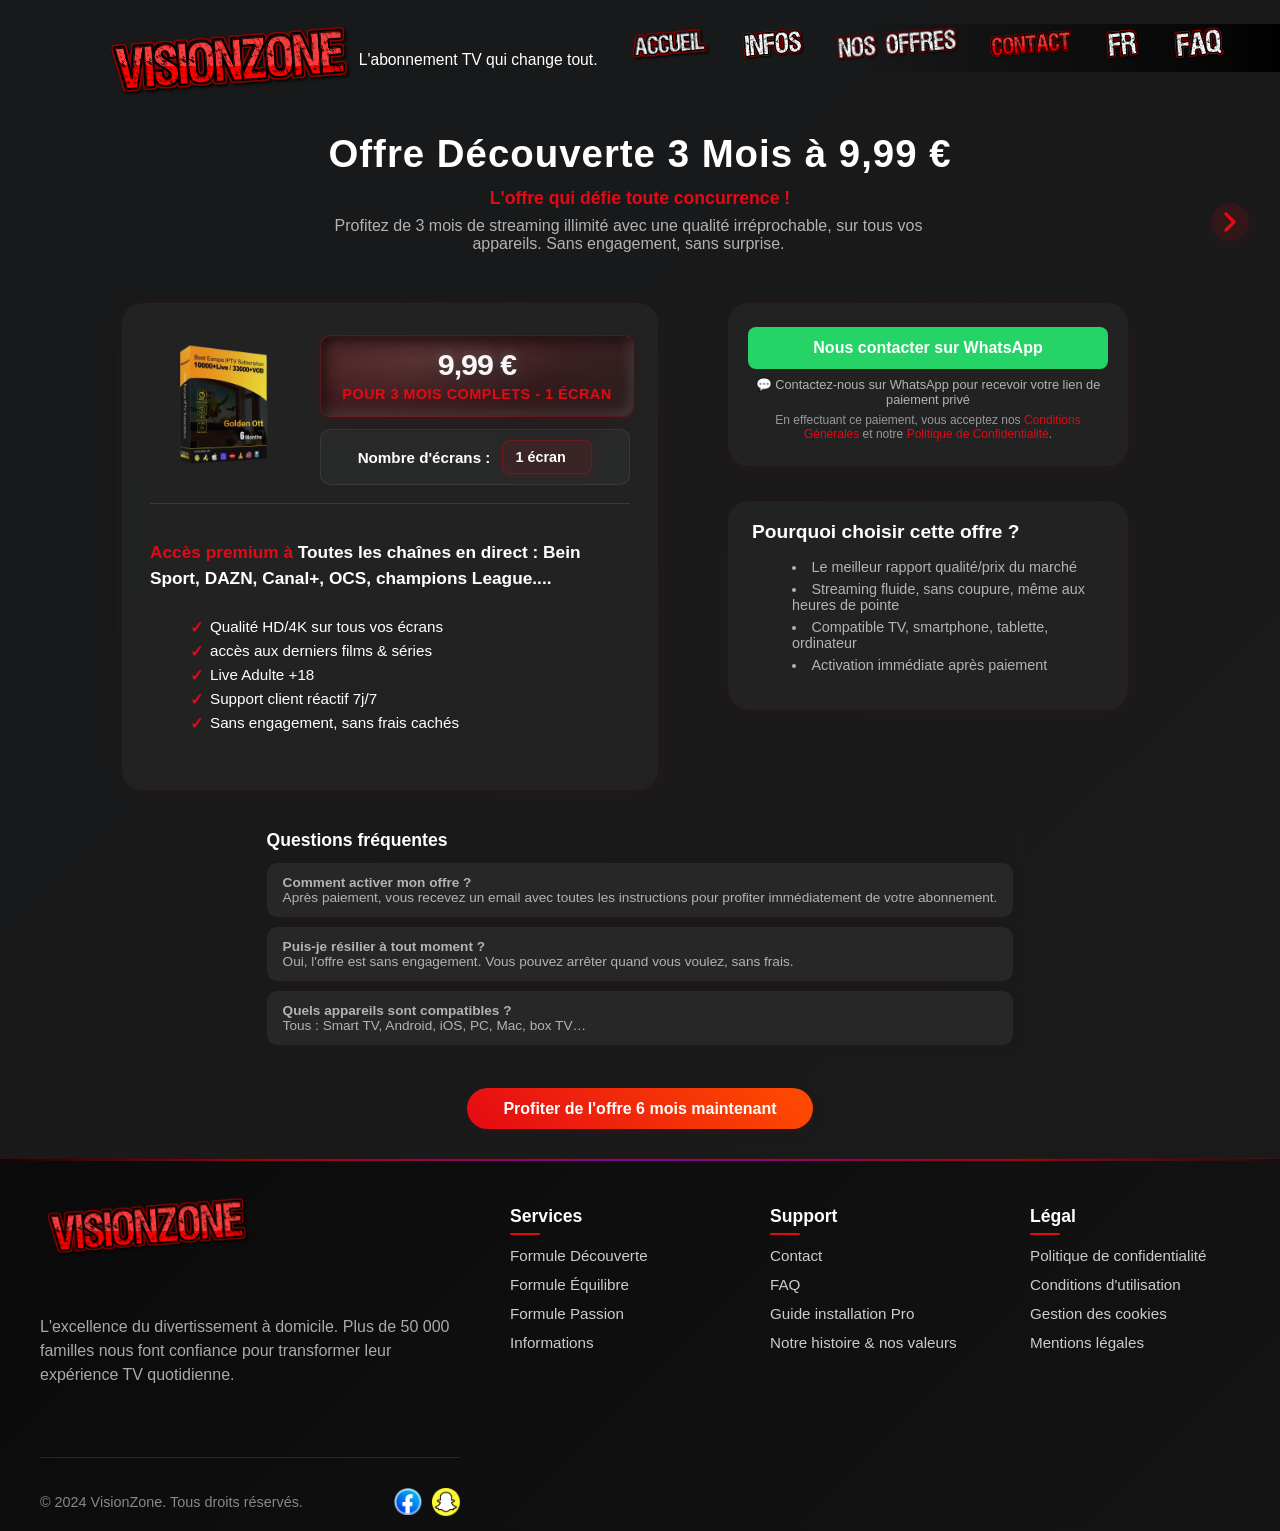
<file: offre-3mois.html>
<!DOCTYPE html>
<html lang="fr">
<head>
  <meta charset="UTF-8">
  <meta name="viewport" content="width=device-width, initial-scale=1.0">
  <title>Essayez l'IPTV sans engagement – 3 mois VisionZone, activation rapide</title>
  <meta name="description" content="Testez VisionZone avec l'offre Découverte : 3 mois d'abonnement IPTV, chaînes TV, films, séries et sport en direct HD. Sans engagement, activation immédiate.">
  <link rel="canonical" href="https://bosta95.github.io/site/offre-3mois.html">
  <meta name="keywords" content="offre 3 mois VisionZone, streaming pas cher, essai VisionZone, abonnement découverte, 9.99 euros">
  <meta property="og:title" content="Offre IPTV 3 mois – VisionZone abonnement en direct">
  <meta property="og:description" content="Profitez de 3 mois d'abonnement IPTV VisionZone : chaînes TV, films, séries et sport en direct HD. Sans engagement, activation rapide.">
  <meta property="og:type" content="website">
<meta property="og:site_name" content="VisionZone">
  <meta name="twitter:card" content="summary_large_image">
  <meta name="twitter:title" content="Offre IPTV 3 mois – VisionZone abonnement en direct">
  <meta name="twitter:description" content="Profitez de 3 mois d'abonnement IPTV VisionZone : chaînes TV, films, séries et sport en direct HD. Sans engagement, activation rapide.">
<meta name="robots" content="index, follow">
  <link rel="stylesheet" href="./style.css">
  <link rel="icon" type="image/x-icon" href="favicon.ico">
  <link rel="icon" type="image/png" sizes="48x48" href="favicon.png">
  <style>
    .offer-landing {
      min-height: 100vh;
      background: linear-gradient(135deg, #18191a 0%, #1a1a1a 100%);
      padding: 100px 0 40px;
      display: flex;
      flex-direction: column;
      align-items: center;
      position: relative;
    }
    
    /* S'assurer que le desktop reste inchangé */
    @media screen and (min-width: 601px) {
      .offer-landing {
        padding-top: 100px !important;
        padding-bottom: 40px !important;
      }
    }
    
    /* Ajustement du padding pour le menu burger mobile - FORCER LE CHANGEMENT */
    @media screen and (max-width: 600px) {
      .offer-landing {
        padding-top: 140px !important;
        padding-bottom: 40px !important;
      }
    }
    
    @media screen and (max-width: 480px) {
      .offer-landing {
        padding-top: 135px !important;
        padding-bottom: 40px !important;
      }
    }
    
    @media screen and (max-width: 360px) {
      .offer-landing {
        padding-top: 130px !important;
        padding-bottom: 40px !important;
      }
    }
    .offer-header {
      text-align: center;
      margin-bottom: 30px;
    }
    .offer-title {
      font-size: 2.4rem;
      color: #fff;
      font-weight: 800;
      margin-bottom: 12px;
    }
    .offer-subtitle {
      color: #e50914;
      font-size: 1.1rem;
      font-weight: 600;
      margin-bottom: 8px;
    }
    .offer-desc {
      color: #b3b3b3;
      font-size: 1rem;
      margin-bottom: 20px;
      max-width: 600px;
    }
    .offer-main {
      display: flex;
      flex-wrap: wrap;
      gap: 40px;
      align-items: flex-start;
      justify-content: center;
      margin-bottom: 40px;
      max-width: 1300px;
      width: 100%;
      padding: 0 20px;
    }
    .offer-image {
      flex: 1 1 300px;
      max-width: 350px;
      position: relative;
      display: flex;
      align-items: center;
      justify-content: center;
    }
    .offer-image img {
      width: 100%;
      height: auto;
      display: block;
      border-radius: 15px;
      max-height: 320px;
      object-fit: cover;
    }
    .offer-card-left {
      flex: 1 1 400px;
      max-width: 480px;
      background: rgba(255,255,255,0.04);
      border-radius: 20px;
      padding: 32px 28px;
      box-shadow: 0 2px 16px rgba(229,9,20,0.07);
      display: flex;
      flex-direction: column;
      align-items: flex-start;
      height: fit-content;
      backdrop-filter: blur(10px);
      transition: transform 0.3s ease, box-shadow 0.3s ease;
      transform: translateY(0px) translateX(-30px);
    }
    .offer-card-left:hover {
      transform: translateY(0px) translateX(-30px);
      box-shadow: 0 4px 20px rgba(229,9,20,0.12);
    }
    .offer-right-sections {
      flex: 1 1 350px;
      max-width: 400px;
      display: flex;
      flex-direction: column;
      gap: 35px;
      transform: translateY(0px);
    }
    .offer-header-section {
      width: 100%;
      margin-bottom: 20px;
      padding-bottom: 18px;
      border-bottom: 1px solid rgba(255,255,255,0.1);
      display: flex;
      justify-content: flex-start;
      align-items: flex-start;
      gap: 20px;
    }
    .offer-right-content {
      flex: 1;
      display: flex;
      flex-direction: column;
      align-items: stretch;
      gap: 12px;
      max-width: 280px;
    }
    .offer-image-header {
      flex-shrink: 0;
      display: flex;
      align-items: flex-start;
      justify-content: center;
      width: 150px;
      position: relative;
      z-index: 1;
    }
    .offer-image-header img {
      width: 100%;
      height: auto;
      display: block;
      border-radius: 12px;
      max-height: 150px;
      object-fit: contain;
      transition: transform 0.3s ease, opacity 0.3s ease, brightness 0.3s ease;
      cursor: pointer;
      opacity: 0.9;
    }
    .offer-image-header img:hover {
      transform: scale(2.5);
      opacity: 1;
      filter: brightness(1.2) contrast(1.1);
      position: relative;
      z-index: 1000;
    }
    .screen-selector {
      display: flex;
      align-items: center;
      justify-content: center;
      gap: 12px;
      width: 100%;
      background: rgba(255,255,255,0.03);
      border-radius: 10px;
      padding: 10px 14px;
      border: 1px solid rgba(255,255,255,0.08);
      order: 2;
    }
    .screen-label {
      color: #fff;
      font-size: 0.95rem;
      font-weight: 600;
      white-space: nowrap;
    }
    .premium-select {
      background: rgba(229,9,20,0.1);
      border: 1px solid rgba(229,9,20,0.3);
      border-radius: 8px;
      padding: 8px 12px;
      color: #fff;
      font-size: 0.9rem;
      font-weight: 600;
      cursor: pointer;
      transition: all 0.3s ease;
      min-width: 90px;
      box-shadow: 0 2px 8px rgba(229,9,20,0.15);
    }
    .premium-select:focus {
      outline: none;
      border-color: rgba(229,9,20,0.6);
      background: rgba(229,9,20,0.15);
      box-shadow: 0 0 0 3px rgba(229,9,20,0.1);
    }
    .premium-select:hover {
      background: rgba(229,9,20,0.15);
      border-color: rgba(229,9,20,0.4);
    }
    .premium-select option {
      background: #333;
      color: #fff;
    }
    .pricing-section {
      text-align: center;
      width: 100%;
      background: 
        linear-gradient(145deg, rgba(229,9,20,0.15), rgba(229,9,20,0.02)),
        radial-gradient(ellipse at 30% 30%, rgba(255,255,255,0.1), transparent 50%),
        radial-gradient(ellipse at 70% 70%, rgba(0,0,0,0.2), transparent 50%),
        radial-gradient(circle at center, rgba(229,9,20,0.08), rgba(229,9,20,0.06));
      border-radius: 10px;
      padding: 12px 16px;
      border: 1px solid rgba(229,9,20,0.2);
      box-shadow: 
        inset 4px 4px 12px rgba(0,0,0,0.5),
        inset -4px -4px 12px rgba(255,255,255,0.15),
        inset 0 0 20px rgba(0,0,0,0.3),
        0 4px 15px rgba(229,9,20,0.1),
        0 8px 25px rgba(0,0,0,0.2);
      order: 1;
      position: relative;
      transform: perspective(1000px) rotateX(2deg);
    }
    .offer-price {
      font-size: 1.9rem;
      color: #fff;
      font-weight: 900;
      margin-bottom: 4px;
      line-height: 1.1;
      background: linear-gradient(135deg, #fff, #f0f0f0);
      -webkit-background-clip: text;
      -webkit-text-fill-color: transparent;
      background-clip: text;
      text-shadow: 
        0 2px 0 rgba(255,255,255,0.4),
        0 -2px 0 rgba(0,0,0,0.9),
        2px 0 0 rgba(0,0,0,0.7),
        -2px 0 0 rgba(255,255,255,0.3),
        0 4px 8px rgba(0,0,0,0.9),
        0 -4px 8px rgba(255,255,255,0.2),
        0 6px 12px rgba(0,0,0,0.8),
        0 -6px 12px rgba(255,255,255,0.1),
        inset 0 4px 8px rgba(0,0,0,0.8),
        inset 0 -4px 8px rgba(255,255,255,0.2);
      filter: 
        drop-shadow(0 4px 8px rgba(0,0,0,0.7))
        drop-shadow(0 -2px 4px rgba(255,255,255,0.2));
      transform: translateZ(-10px);
    }
    .offer-duration {
      color: #e50914;
      font-size: 0.9rem;
      font-weight: 700;
      margin-bottom: 0;
      line-height: 1.3;
      text-transform: uppercase;
      letter-spacing: 0.5px;
    }
    .offer-access-premium {
      color: #e50914;
      font-size: 1rem;
      font-weight: 600;
      margin: 16px 0 12px 0;
      line-height: 1.5;
    }
    .offer-benefits {
      margin-bottom: 20px;
    }
    .offer-benefits li {
      color: #fff;
      font-size: 0.95rem;
      margin-bottom: 7px;
      list-style: none;
      position: relative;
      padding-left: 20px;
    }
    .offer-benefits li::before {
      content: "✓";
      position: absolute;
      left: 0;
      color: #e50914;
      font-weight: bold;
      font-size: 1rem;
    }
    .payment-section-right {
      background: rgba(255,255,255,0.04);
      border-radius: 20px;
      padding: 24px 20px;
      box-shadow: 0 2px 16px rgba(229,9,20,0.07);
      backdrop-filter: blur(10px);
      transition: transform 0.3s ease, box-shadow 0.3s ease;
    }
    .payment-section-right:hover {
      transform: translateY(-2px);
      box-shadow: 0 4px 20px rgba(229,9,20,0.12);
    }
    .why-section-right {
      background: rgba(255,255,255,0.04);
      border-radius: 20px;
      padding: 20px 24px;
      box-shadow: 0 2px 16px rgba(229,9,20,0.07);
      backdrop-filter: blur(10px);
      transition: transform 0.3s ease, box-shadow 0.3s ease;
    }
    .why-section-right:hover {
      transform: translateY(-2px);
      box-shadow: 0 4px 20px rgba(229,9,20,0.12);
    }

    .payment-buttons {
      display: flex;
      flex-direction: column;
      gap: 6px;
      margin-bottom: 8px;
    }
    .paypal-btn {
      width: 100%;
    }
    .paypal-btn form {
      width: 100%;
    }

    .payment-info {
      text-align: center;
      margin-top: 8px;
      color: #b3b3b3;
      font-size: 0.8rem;
    }
    .payment-terms {
      color: #999;
      font-size: 0.75rem;
      text-align: center;
      margin-top: 6px;
      line-height: 1.2;
    }
    .payment-terms a {
      color: #e50914;
      text-decoration: none;
    }
    .payment-terms a:hover {
      text-decoration: underline;
    }
    .why-section {
      max-width: 1000px;
      margin: 0 auto 25px;
      background: rgba(255,255,255,0.04);
      border-radius: 15px;
      padding: 20px 24px;
      box-shadow: 0 2px 16px rgba(229,9,20,0.07);
    }
    .why-title {
      color: #fff;
      font-size: 1.2rem;
      font-weight: 700;
      margin-bottom: 12px;
    }
    .why-list li {
      color: #b3b3b3;
      font-size: 0.9rem;
      margin-bottom: 6px;
      list-style: disc inside;
    }
    .faq-section {
      max-width: 1000px;
      margin: 0 auto 25px;
    }
    .faq-title {
      color: #fff;
      font-size: 1.1rem;
      font-weight: 700;
      margin-bottom: 12px;
    }
    .faq-item {
      background: rgba(255,255,255,0.06);
      border-radius: 10px;
      margin-bottom: 10px;
      padding: 12px 16px;
      color: #b3b3b3;
      font-size: 0.85rem;
      box-shadow: 0 2px 8px rgba(229,9,20,0.05);
    }
    .cta-final {
      text-align: center;
      margin-top: 20px;
    }
    .cta-final-btn {
      background: linear-gradient(45deg, #e50914, #ff4d00);
      color: #fff;
      border: none;
      padding: 12px 36px;
      border-radius: 25px;
      font-size: 1rem;
      font-weight: 700;
      cursor: pointer;
      text-decoration: none;
      transition: background 0.2s, box-shadow 0.2s;
      box-shadow: 0 2px 8px rgba(229,9,20,0.10);
      margin-top: 8px;
    }
    .cta-final-btn:hover {
      background: linear-gradient(45deg, #ff4d00, #e50914);
      box-shadow: 0 4px 16px rgba(229,9,20,0.18);
    }
    @media (max-width: 900px) {
      .offer-main {
        flex-direction: column;
        gap: 30px;
      }
      .offer-card-left, .offer-right-sections {
        max-width: 100%;
      }
      .offer-right-sections {
        gap: 20px;
      }
      .offer-header-section {
        flex-direction: column;
        align-items: flex-start;
        gap: 15px;
      }
      .offer-image-header {
        width: 100px;
        align-self: center;
      }
      .offer-image-header img {
        max-height: 80px;
      }
    }
    /* Styles pour le formulaire PayPal */
    .paypal-checkout-sandbox,
    .paypal-checkout-context-iframe,
    [data-paypal-checkout-sandbox] {
      border-radius: 15px !important;
      overflow: hidden !important;
    }
    
    /* Tentative de stylisation du formulaire de carte */
    iframe[name*="paypal"] {
      border-radius: 15px !important;
      box-shadow: 0 8px 25px rgba(0,0,0,0.3) !important;
    }
    
    /* Style pour les overlays PayPal */
    .paypal-overlay {
      position: fixed;
      top: 0;
      left: 0;
      width: 100%;
      height: 100%;
      background: rgba(0,0,0,0.5);
      z-index: 9999;
      display: none;
    }
    
    .paypal-card-form {
      position: absolute;
      top: 50%;
      left: 50%;
      transform: translate(-50%, -50%);
      background: white;
      padding: 20px;
      border-radius: 10px;
      box-shadow: 0 10px 30px rgba(0,0,0,0.3);
    }
    
    .paypal-card-form input {
      width: 100%;
      padding: 10px;
      margin: 5px 0;
      border: 1px solid #ddd;
      border-radius: 5px;
    }

    /* Styles pour le popup de confirmation après paiement */
    .payment-success-popup {
      position: fixed;
      top: 0;
      left: 0;
      width: 100%;
      height: 100%;
      background: rgba(0, 0, 0, 0.8);
      z-index: 10000;
      display: none;
      align-items: center;
      justify-content: center;
      backdrop-filter: blur(5px);
    }

    .payment-success-content {
      background: linear-gradient(135deg, #1a1a1a 0%, #2a2a2a 100%);
      border: 2px solid #1bc47d;
      border-radius: 20px;
      padding: 40px;
      max-width: 500px;
      width: 90%;
      text-align: center;
      box-shadow: 0 20px 40px rgba(27, 196, 125, 0.3);
      animation: popupSlideIn 0.5s ease-out;
      position: relative;
    }

    @keyframes popupSlideIn {
      from {
        opacity: 0;
        transform: scale(0.8) translateY(-50px);
      }
      to {
        opacity: 1;
        transform: scale(1) translateY(0);
      }
    }

    .payment-success-icon {
      width: 80px;
      height: 80px;
      background: linear-gradient(135deg, #1bc47d, #4ade80);
      border-radius: 50%;
      display: flex;
      align-items: center;
      justify-content: center;
      margin: 0 auto 25px;
      font-size: 40px;
      color: white;
      animation: iconPulse 2s infinite;
    }

    @keyframes iconPulse {
      0%, 100% { transform: scale(1); }
      50% { transform: scale(1.1); }
    }

    .payment-success-title {
      color: #1bc47d;
      font-size: 1.8rem;
      font-weight: 700;
      margin-bottom: 20px;
      text-shadow: 0 2px 4px rgba(27, 196, 125, 0.3);
    }

    .payment-success-message {
      color: #fff;
      font-size: 1.1rem;
      line-height: 1.6;
      margin-bottom: 25px;
      text-align: left;
    }

    .payment-success-list {
      list-style: none;
      padding: 0;
      margin: 20px 0;
      text-align: left;
    }

    .payment-success-list li {
      color: #ccc;
      font-size: 1rem;
      line-height: 1.5;
      margin-bottom: 12px;
      padding-left: 25px;
      position: relative;
    }

    .payment-success-list li:before {
      content: "✓";
      position: absolute;
      left: 0;
      color: #1bc47d;
      font-weight: bold;
      font-size: 1.1rem;
    }

    .payment-success-contact {
      background: rgba(27, 196, 125, 0.1);
      border: 1px solid rgba(27, 196, 125, 0.3);
      border-radius: 10px;
      padding: 15px;
      margin: 20px 0;
      color: #fff;
      font-size: 0.95rem;
    }

    .payment-success-contact a {
      color: #1bc47d;
      text-decoration: none;
      font-weight: 600;
    }

    .payment-success-contact a:hover {
      text-decoration: underline;
    }

    .payment-success-close {
      background: linear-gradient(135deg, #1bc47d, #4ade80);
      color: white;
      border: none;
      padding: 12px 30px;
      border-radius: 25px;
      font-size: 1rem;
      font-weight: 600;
      cursor: pointer;
      transition: all 0.3s ease;
      margin-top: 20px;
    }

    .payment-success-close:hover {
      transform: translateY(-2px);
      box-shadow: 0 5px 15px rgba(27, 196, 125, 0.4);
    }

    /* Responsive pour le popup */
    @media (max-width: 600px) {
      .payment-success-content {
        padding: 30px 20px;
        margin: 20px;
      }

      .payment-success-title {
        font-size: 1.5rem;
      }

      .payment-success-message {
        font-size: 1rem;
      }

      .payment-success-icon {
        width: 60px;
        height: 60px;
        font-size: 30px;
      }
    }

  </style>
</head>
<body>
  <div class="nf-floating-header">
    <div class="nf-floating-left">
      <a href="index.html" style="text-decoration: none;">
        <img src="./imgs/visionzone.png" alt="VisionZone Logo" class="nf-logo-img" style="height: 70px; margin-right: 12px; margin-top: -2px;">
      </a>
      <span id="slogan" class="premium-slogan" style="font-size:0.98rem; margin-left:-10px; margin-top:33px; display:inline-block; vertical-align: middle;">L'abonnement TV qui change tout.</span>
    </div>
    <div class="nf-floating-header-bg"></div>
    
    <!-- Menu burger pour mobile -->
    <button class="mobile-menu-toggle" id="mobile-menu-toggle">
      <div class="burger-icon">
        <div class="burger-line"></div>
        <div class="burger-line"></div>
        <div class="burger-line"></div>
      </div>
    </button>
    
    <!-- Menu déroulant mobile -->
    <div class="mobile-menu-dropdown" id="mobile-menu-dropdown">
      <a href="index.html" class="mobile-menu-item">
        <img src="./imgs/accueil.png" alt="Accueil">
        Accueil
      </a>
      <a href="astuces-infos.html" class="mobile-menu-item">
        <img src="./imgs/infos.png" alt="Infos">
        Informations
      </a>
      <a href="index.html#offers-section" class="mobile-menu-item">
        <img src="./imgs/nosoffres.png" alt="Nos offres">
        Nos Offres
      </a>
      <a href="contact.html" class="mobile-menu-item">
        <img src="./imgs/contact.png" alt="Contact">
        Contact
      </a>
      <a href="faq.html" class="mobile-menu-item">
        <img src="./imgs/faq.png" alt="FAQ">
        FAQ
      </a>
      <div style="border-top: 1px solid rgba(255,255,255,0.1); padding: 15px 20px;">
        <div style="display: flex; gap: 15px; justify-content: center; align-items: center;">
          <button class="mobile-lang-btn active" data-lang="fr" style="background: none; border: 2px solid #e50914; color: #e50914; padding: 8px 12px; border-radius: 6px; cursor: pointer; font-size: 0.9rem; font-weight: bold; transition: all 0.3s ease;">
            FR
          </button>
          <button class="mobile-lang-btn" data-lang="en" style="background: none; border: 2px solid rgba(255,255,255,0.3); color: rgba(255,255,255,0.7); padding: 8px 12px; border-radius: 6px; cursor: pointer; font-size: 0.9rem; font-weight: bold; transition: all 0.3s ease;">
            EN
          </button>
        </div>
      </div>
    </div>
    
    <!-- Menu desktop (caché sur mobile) -->
    <div class="nf-floating-right">
      <a href="index.html" id="menu-home" class="nf-btn-home-img" style="display:inline-block;"><img src="./imgs/accueil.png" alt="Accueil" style="height:90px;width:90px;object-fit:contain;vertical-align:middle;"></a>
      <a href="astuces-infos.html" id="menu-infos" class="nf-btn-infos-img" style="display:inline-block;"><img src="./imgs/infos.png" alt="Infos" style="height:70px;width:70px;object-fit:contain;vertical-align:middle;"></a>
                    <a href="index.html#offers-section" id="menu-offers" class="nf-btn-offers-img" style="display:inline-block;"><img src="./imgs/nosoffres.png" alt="Nos offres" style="height:130px;width:130px;object-fit:contain;vertical-align:middle;"></a>
      <a href="contact.html" id="menu-contact" class="nf-btn-contact-img" style="display:inline-block;"><img src="./imgs/contact.png" alt="Contact" style="height:90px;width:90px;object-fit:contain;vertical-align:middle;"></a>
      <div class="nf-lang-select-wrapper" style="position: relative; z-index: 102;">
        <img src="./imgs/FR.png" alt="Français" id="lang-btn-img" style="height:45px;width:45px;object-fit:contain;vertical-align:middle;cursor:pointer;">
        <div id="lang-dropdown" class="lang-dropdown" style="display:none; position:absolute; top:60px; left:0; background:#181818; border-radius:8px; box-shadow:0 2px 8px rgba(0,0,0,0.18); min-width:120px; z-index:103;">
          <div class="lang-option" data-lang="fr" style="padding:12px 22px; color:#fff; cursor:pointer;">Français</div>
          <div class="lang-option" data-lang="en" style="padding:12px 22px; color:#fff; cursor:pointer;">English</div>
        </div>
      </div>
      <a href="faq.html" id="menu-faq" class="nf-btn-faq-img" style="display:inline-block;"><img src="./imgs/faq.png" alt="FAQ" style="height:60px;width:60px;object-fit:contain;vertical-align:middle;"></a>
    </div>
  </div>

  <a href="index.html" class="faq-back-arrow" aria-label="Retour à l'accueil">
    <svg width="38" height="38" viewBox="0 0 38 38" fill="none" xmlns="http://www.w3.org/2000/svg">
      <circle cx="19" cy="19" r="19" fill="rgba(229,9,20,0.13)"/>
      <path d="M23 11L15 19L23 27" stroke="#E50914" stroke-width="3.2" stroke-linecap="round" stroke-linejoin="round"/>
    </svg>
  </a>

  <a href="offre-6mois.html" class="faq-back-arrow" aria-label="Offre 6 mois suivante" style="left: auto; right: 28px; top: 200px;">
    <svg width="38" height="38" viewBox="0 0 38 38" fill="none" xmlns="http://www.w3.org/2000/svg">
      <circle cx="19" cy="19" r="19" fill="rgba(229,9,20,0.13)"/>
      <path d="M15 11L23 19L15 27" stroke="#E50914" stroke-width="3.2" stroke-linecap="round" stroke-linejoin="round"/>
    </svg>
  </a>

  <section class="offer-landing">
    <div class="offer-header">
      <h1 class="offer-title">Offre Découverte 3 Mois à <span class="offer-title-price">9,99&nbsp;€</span></h1>
      <div class="offer-subtitle">L'offre qui défie toute concurrence !</div>
      <div class="offer-desc">Profitez de 3 mois de streaming illimité avec une qualité irréprochable, sur tous vos appareils. Sans engagement, sans surprise.</div>
    </div>
    <div class="offer-main">
      <!-- Carte à gauche avec image -->
      <div class="offer-card-left">
        <div class="offer-header-section">
          <div class="offer-image-header">
            <img src="./imgs/3mois.png" alt="Offre 3 mois" />
          </div>
          <div class="offer-right-content">
            <div class="screen-selector">
              <label for="select-ecrans" class="screen-label">Nombre d'écrans :</label>
              <select id="select-ecrans" class="premium-select">
                <option value="1">1 écran</option>
                <option value="2">2 écrans</option>
                <option value="3">3 écrans</option>
                <option value="4">4 écrans</option>
              </select>
            </div>
            <div class="pricing-section">
              <div class="offer-price">9,99&nbsp;€</div>
              <div class="offer-duration">pour 3 mois complets - 1 écran</div>
            </div>
          </div>
        </div>
        <div class="offer-access-premium" style="color:#e50914;font-size:1.08rem;font-weight:600;margin:16px 0 10px 0;line-height:1.5;">
          Accès premium à <span style="color:#fff;">Toutes les chaînes en direct : Bein Sport, DAZN, Canal+, OCS, champions League....
        </div>
        <ul class="offer-benefits">
          <li>Qualité HD/4K sur tous vos écrans</li>
          <li>accès aux derniers films & séries
          <li> Live Adulte +18
          <li>Support client réactif 7j/7</li>
          <li>Sans engagement, sans frais cachés</li>
        </ul>
        
      </div>
      
      <!-- Sections à droite -->
      <div class="offer-right-sections">
        <!-- Section PayPal -->
        <div class="payment-section-right">
          <div class="payment-buttons">
            <div class="paypal-btn">
              <div id="paypal-button-container">
                <!-- Bouton de fallback en attendant le chargement PayPal -->
                <div id="fallback-button" style="text-align: center;">
                  <button style="background: #ffc439; color: #003087; border: none; padding: 12px 24px; border-radius: 6px; font-weight: bold; cursor: pointer; font-size: 16px; width: 100%; height: 50px;">
                    PayPal
                  </button>
                </div>
              </div>
            </div>
          </div>
          <div class="payment-info">
            🔒 Paiement 100% sécurisé via PayPal
          </div>
          <div class="payment-terms">
            En effectuant ce paiement, vous acceptez nos 
                    <a href="conditions.html">Conditions Générales</a> et
  notre <a href="confidentialite.html">Politique de Confidentialité</a>.
          </div>
        </div>
        
        <!-- Section Pourquoi choisir -->
        <div class="why-section-right">
          <div class="why-title">Pourquoi choisir cette offre ?</div>
          <ul class="why-list">
            <li>Le meilleur rapport qualité/prix du marché</li>
            <li>Streaming fluide, sans coupure, même aux heures de pointe</li>
            <li>Compatible TV, smartphone, tablette, ordinateur</li>
            <li>Activation immédiate après paiement</li>
          </ul>
        </div>
      </div>
    </div>

    <div class="faq-section">
      <div class="faq-title">Questions fréquentes</div>
      <div class="faq-item"><strong>Comment activer mon offre ?</strong><br>Après paiement, vous recevez un email avec toutes les instructions pour profiter immédiatement de votre abonnement.</div>
      <div class="faq-item"><strong>Puis-je résilier à tout moment ?</strong><br>Oui, l'offre est sans engagement. Vous pouvez arrêter quand vous voulez, sans frais.</div>
      <div class="faq-item"><strong>Quels appareils sont compatibles ?</strong><br>Tous : Smart TV, Android, iOS, PC, Mac, box TV…</div>
    </div>
    <div class="cta-final">
      <a href="offre-6mois.html" class="cta-final-btn">Profiter de l'offre 6 mois maintenant</a>
    </div>
  </section>

  <script src="./js/main.js"></script>
  
  <!-- Script pour le menu burger -->
  <script>
    // Gestion du menu burger
    const mobileMenuToggle = document.getElementById('mobile-menu-toggle');
    const mobileMenuDropdown = document.getElementById('mobile-menu-dropdown');
    
    mobileMenuToggle.addEventListener('click', function(e) {
      e.preventDefault();
      e.stopPropagation();
      mobileMenuToggle.classList.toggle('active');
      mobileMenuDropdown.classList.toggle('active');
    });
    
    // Fermer le menu si on clique ailleurs
    document.addEventListener('click', function(event) {
      if (!mobileMenuToggle.contains(event.target) && !mobileMenuDropdown.contains(event.target)) {
        mobileMenuToggle.classList.remove('active');
        mobileMenuDropdown.classList.remove('active');
      }
    });
    
    // Fermer le menu après clic sur un lien
    const mobileMenuItems = document.querySelectorAll('.mobile-menu-item');
    mobileMenuItems.forEach(item => {
      item.addEventListener('click', function() {
        if (this.getAttribute('href')) { // Seulement pour les vrais liens
          mobileMenuToggle.classList.remove('active');
          mobileMenuDropdown.classList.remove('active');
        }
      });
    });
    
    // Gestion simple des boutons de langue
    const langBtns = document.querySelectorAll('.mobile-lang-btn');
    
    langBtns.forEach(btn => {
      btn.addEventListener('click', function() {
        // Retirer l'état actif de tous les boutons
        langBtns.forEach(b => {
          b.classList.remove('active');
          b.style.border = '2px solid rgba(255,255,255,0.3)';
          b.style.color = 'rgba(255,255,255,0.7)';
        });
        
        // Activer le bouton cliqué
        this.classList.add('active');
        this.style.border = '2px solid #e50914';
        this.style.color = '#e50914';
        
        // Utiliser la fonction de traduction existante de main.js
        const lang = this.dataset.lang;
        updateLanguage(lang);
        
        // Fermer le menu
        mobileMenuToggle.classList.remove('active');
        mobileMenuDropdown.classList.remove('active');
      });
    });
  </script>
  
  <script>
  // Gestion dynamique du prix, du texte et du bouton PayPal
  const selectEcrans = document.getElementById('select-ecrans');
  const offerPrice = document.querySelector('.offer-price');
  const offerDuration = document.querySelector('.offer-duration');
  const prixBase = 9.99;
  const idsPaypal = {
    1: 'TON_ID_PAYPAL_1',
    2: 'TON_ID_PAYPAL_2',
    3: 'TON_ID_PAYPAL_3',
    4: 'TON_ID_PAYPAL_4'
  };
  const offerTitlePrice = document.querySelector('.offer-title-price');
  // Variable globale pour la langue courante
  let currentLanguage = 'fr';
  
  // Fonction pour mettre à jour la durée selon la langue
  function updateOfferDuration(lang) {
    currentLanguage = lang;
    const ecrans = parseInt(selectEcrans.value);
    
    if (lang === 'en') {
      offerDuration.textContent = 'for 3 full months - ' + ecrans + (ecrans > 1 ? ' screens' : ' screen');
    } else {
      offerDuration.textContent = 'pour 3 mois complets - ' + ecrans + (ecrans > 1 ? ' écrans' : ' écran');
    }
  }
  
  // Fonction pour mettre à jour le titre complet avec traduction
  function updateOfferTitle(lang) {
    const offerTitleDiv = document.querySelector('.offer-title');
    const ecrans = parseInt(selectEcrans.value);
    const prixValue = (prixBase + (ecrans-1)*10).toFixed(2);
    
    if (lang === 'en') {
      // Format anglais
      offerTitleDiv.innerHTML = `Discovery Offer 3 Months at <span class="offer-title-price">€${prixValue}</span>`;
    } else {
      // Format français
      const prixFr = prixValue.replace('.', ',');
      offerTitleDiv.innerHTML = `Offre Découverte 3 Mois à <span class="offer-title-price">${prixFr}&nbsp;€</span>`;
    }
  }
  
  // Fonction pour mettre à jour le prix dans le titre (utilisée par updateOfferTitle)
  function updateOfferTitlePrice(lang) {
    const ecrans = parseInt(selectEcrans.value);
    const prixValue = (prixBase + (ecrans-1)*10).toFixed(2);
    
    if (lang === 'en') {
      // Format anglais : €9.99
      offerTitlePrice.textContent = '€' + prixValue;
    } else {
      // Format français : 9,99 €
      const prixFr = prixValue.replace('.', ',');
      offerTitlePrice.textContent = prixFr + '&nbsp;€';
    }
  }
  
  // Fonction pour mettre à jour le prix selon la langue
  function updateOfferPrice(lang) {
    const ecrans = parseInt(selectEcrans.value);
    const prixValue = (prixBase + (ecrans-1)*10).toFixed(2);
    
    if (lang === 'en') {
      // Format anglais : €9.99
      offerPrice.textContent = '€' + prixValue;
    } else {
      // Format français : 9,99 €
      const prixFr = prixValue.replace('.', ',');
      offerPrice.textContent = prixFr + ' €';
    }
    
    // Mettre à jour aussi le titre complet
    updateOfferTitle(lang);
  }
  
  function updateOffer() {
    updateOfferPrice(currentLanguage);
    updateOfferDuration(currentLanguage);
    // Met à jour l'ancre dans l'URL
    const ecrans = parseInt(selectEcrans.value);
    window.location.hash = ecrans + '-ecrans';
    // Met à jour le bouton PayPal
    renderPayPalButton();
  }
  selectEcrans.addEventListener('change', updateOffer);
  // Si l'URL contient une ancre, sélectionne le bon nombre d'écrans
  if(window.location.hash) {
    const match = window.location.hash.match(/(\d)-ecrans/);
    if(match) {
      selectEcrans.value = match[1];
      updateOffer();
    }
  } else {
    updateOffer();
  }

  let paypalButtonsInstance = null;

  function renderPayPalButton() {
    // Vérifier si PayPal est chargé
    if (typeof paypal === 'undefined') {
      console.error('PayPal SDK non chargé');
      document.getElementById('paypal-button-container').innerHTML = '<p style="color: #e50914; text-align: center;">Erreur de chargement PayPal</p>';
      return;
    }

    // Nettoie le conteneur (supprime le bouton de fallback)
    document.getElementById('paypal-button-container').innerHTML = '';
    
    const ecrans = parseInt(selectEcrans.value);
    const prix = (prixBase + (ecrans-1)*10).toFixed(2);
    
    try {
      paypalButtonsInstance = paypal.Buttons({
        style: {
          color: 'gold',
          shape: 'rect',
          label: 'pay',
          height: 40,
          tagline: false
        },
        createOrder: function(data, actions) {
          return actions.order.create({
            purchase_units: [{
              amount: {
                value: prix
              },
              description: `VisionZone 3 mois - ${ecrans} écran${ecrans > 1 ? 's' : ''}`
            }]
          });
        },
        onApprove: function(data, actions) {
          return actions.order.capture().then(function(details) {
            showPaymentSuccessPopup();
          });
        },
        onError: function(err) {
          console.error('Erreur PayPal:', err);
          alert('Une erreur est survenue lors du paiement. Veuillez réessayer.');
        }
      });
      
      paypalButtonsInstance.render('#paypal-button-container').catch(function(err) {
        console.error('Erreur de rendu PayPal:', err);
        document.getElementById('paypal-button-container').innerHTML = '<p style="color: #e50914; text-align: center;">Erreur de rendu du bouton PayPal</p>';
      });
    } catch (error) {
      console.error('Erreur lors de la création du bouton PayPal:', error);
      document.getElementById('paypal-button-container').innerHTML = '<p style="color: #e50914; text-align: center;">Erreur PayPal</p>';
    }
  }

  // Attendre que PayPal soit chargé avant d'initialiser
  function initPayPal() {
    if (typeof paypal !== 'undefined') {
      renderPayPalButton();
    } else {
      // Réessayer après 500ms
      setTimeout(initPayPal, 500);
    }
  }

  // Initialise le bouton PayPal au chargement
  initPayPal();

  // Les commandes sont désormais traitées manuellement via WhatsApp.
  function renderPayPalButton() {
    const ecrans = parseInt(selectEcrans.value);
    const prix = (prixBase + (ecrans - 1) * 10).toFixed(2).replace('.', ',');
    const message = encodeURIComponent(`Bonjour, je suis intéressé(e) par l'offre Découverte 3 mois pour ${ecrans} écran${ecrans > 1 ? 's' : ''} (${prix} €). Je souhaite recevoir les informations et le lien de paiement privé.`);
    document.getElementById('paypal-button-container').innerHTML = `<a href="https://wa.me/33652020293?text=${message}" target="_blank" rel="noopener noreferrer" style="display:block;background:#25D366;color:#fff;padding:12px 16px;border-radius:8px;text-align:center;font-weight:700;text-decoration:none;">Nous contacter sur WhatsApp</a>`;
  }

  function initPayPal() {
    renderPayPalButton();
  }

  document.querySelector('.payment-info').textContent = '💬 Contactez-nous sur WhatsApp pour recevoir votre lien de paiement privé';

  // Fonctions pour le popup de confirmation après paiement
  function showPaymentSuccessPopup() {
    const popup = document.getElementById('payment-success-popup');
    popup.style.display = 'flex';
    document.body.style.overflow = 'hidden'; // Empêche le scroll
  }

  function closePaymentSuccessPopup() {
    const popup = document.getElementById('payment-success-popup');
    popup.style.display = 'none';
    document.body.style.overflow = 'auto'; // Restaure le scroll
  }

  // Fermer le popup en cliquant à l'extérieur
  document.getElementById('payment-success-popup').addEventListener('click', function(e) {
    if (e.target === this) {
      closePaymentSuccessPopup();
    }
  });

  // Fermer le popup avec la touche Escape
  document.addEventListener('keydown', function(e) {
    if (e.key === 'Escape') {
      closePaymentSuccessPopup();
    }
  });

  </script>

  <!-- FOOTER PREMIUM -->
  <footer class="premium-footer">
    <div class="footer-container">
      <!-- Colonne Marque -->
      <div class="footer-brand">
        <div class="footer-logo">
          <img src="./imgs/visionzone.png" alt="VisionZone Logo" style="height: 80px; width: auto;">
        </div>
        <p class="footer-tagline" id="footer-tagline">L'excellence du divertissement à domicile. Plus de 50 000 familles nous font confiance pour transformer leur expérience TV quotidienne.</p>
      </div>
      
      <!-- Colonne Services -->
      <div class="footer-section">
        <h3 class="footer-title" id="footer-services-title">Services</h3>
        <div class="footer-links">
          <a href="offre-3mois.html" class="footer-link" id="footer-link-discovery">Formule Découverte</a>
          <a href="offre-6mois.html" class="footer-link" id="footer-link-balance">Formule Équilibre</a>
          <a href="offre-12mois.html" class="footer-link" id="footer-link-passion">Formule Passion</a>
          <a href="astuces-infos.html" class="footer-link" id="footer-link-info">Informations</a>
        </div>
      </div>
      
      <!-- Colonne Support -->
      <div class="footer-section">
        <h3 class="footer-title" id="footer-support-title">Support</h3>
        <div class="footer-links">
          <a href="contact.html" class="footer-link" id="footer-link-contact">Contact</a>
          <a href="faq.html" class="footer-link" id="footer-link-faq">FAQ</a>
          <a href="installation-facile-rapide.html" class="footer-link">Guide installation Pro</a>
          <a href="qui-sommes-nous.html" class="footer-link">Notre histoire &amp; nos valeurs</a>
        </div>
      </div>
      
      <!-- Colonne Légal -->
      <div class="footer-section">
        <h3 class="footer-title" id="footer-legal-title">Légal</h3>
        <div class="footer-links">
          <a href="confidentialite.html" class="footer-link" id="footer-link-privacy">Politique de confidentialité</a>
          <a href="conditions.html" class="footer-link" id="footer-link-terms">Conditions d'utilisation</a>
          <a href="cookies.html" class="footer-link" id="footer-link-cookies">Gestion des cookies</a>
          <a href="mentions-legales.html" class="footer-link" id="footer-link-mentions">Mentions légales</a>
        </div>
      </div>
    </div>
    
    <!-- Bas du footer -->
    <div class="footer-container">
      <div class="footer-bottom">
        <div class="footer-copyright" id="footer-copyright">
          © 2024 VisionZone. Tous droits réservés.
        </div>
        <div class="footer-social" style="gap:10px;">
          <a href="https://www.facebook.com/groups/1740808673190199?locale=fr_FR" target="_blank" rel="noopener" title="Facebook VisionZone">
            <img src="./imgs/facebook.png" alt="Facebook" style="width:28px;height:28px;object-fit:contain;vertical-align:middle;">
          </a>
          <a href="https://www.snapchat.com/add/dyuka.953" target="_blank" rel="noopener" title="Snapchat dyuka.953">
            <img src="./imgs/snap.png" alt="Snapchat" style="width:28px;height:28px;object-fit:contain;vertical-align:middle;">
          </a>
        </div>
      </div>
    </div>
  </footer>

  <!-- Popup de confirmation après paiement -->
  <div id="payment-success-popup" class="payment-success-popup">
    <div class="payment-success-content">
      <div class="payment-success-icon">✓</div>
      <h2 class="payment-success-title">Merci pour votre commande !</h2>
      <div class="payment-success-message">
        Votre paiement a bien été reçu.<br>
        Pas d'inquiétude si vous ne recevez pas immédiatement de mail de confirmation.
      </div>
      <ul class="payment-success-list">
        <li>Pensez à vérifier votre dossier "Spam" ou "Courrier indésirable".</li>
        <li>Nous avons bien enregistré votre adresse e-mail lors du paiement.</li>
        <li>Préparez-vous à recevoir vos accès directement à cette adresse dans les prochaines heures.</li>
      </ul>
      <div class="payment-success-contact">
        Si vous avez la moindre question, <a href="contact.html">contactez-nous</a>
      </div>
      <button class="payment-success-close" onclick="closePaymentSuccessPopup()">Fermer</button>
    </div>
  </div>

</body>
</html>
</file>
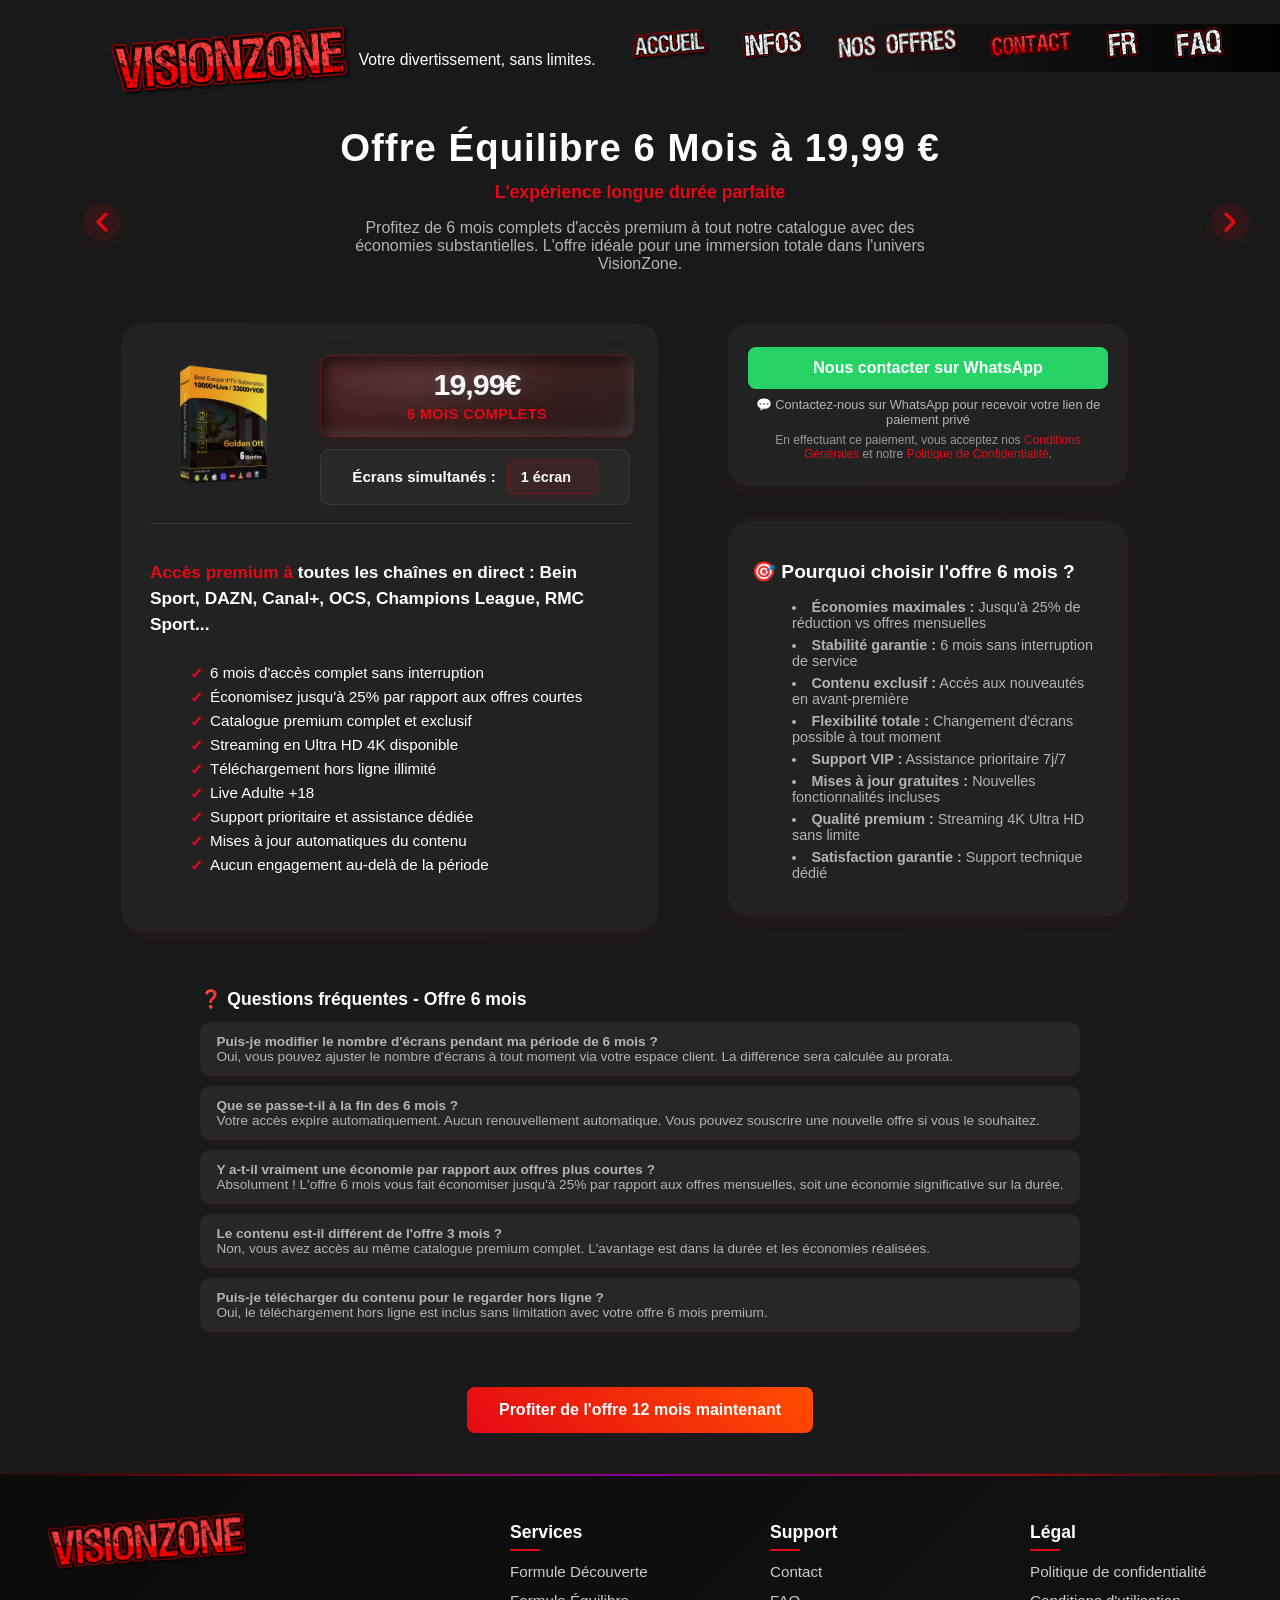
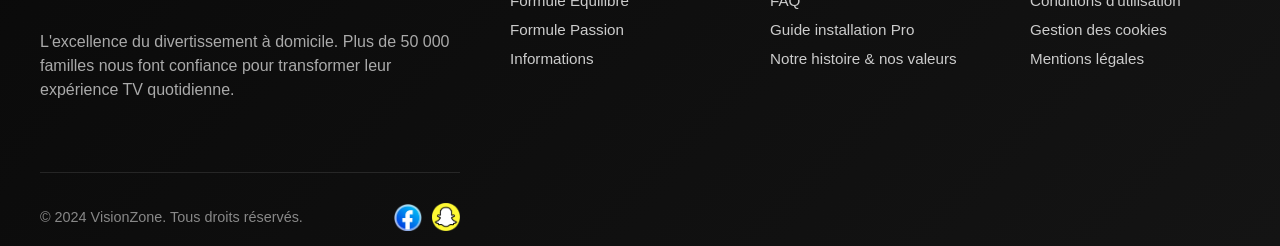
<file: offre-6mois.html>
<!DOCTYPE html>
<html lang="fr">
<head>
  <meta charset="UTF-8">
  <meta name="viewport" content="width=device-width, initial-scale=1.0">
  <title>Abonnement TV 6 mois – Séries, sport, multi-écrans, support 7j/7 VisionZone</title>
  <meta name="description" content="Optez pour l'offre Équilibre : 6 mois d'abonnement IPTV VisionZone, accès illimité à des milliers de chaînes, films et séries en direct HD. Économies et flexibilité.">
  <link rel="canonical" href="https://bosta95.github.io/site/offre-6mois.html">
  <meta name="keywords" content="offre 6 mois VisionZone, streaming économique, abonnement équilibre, 19.99 euros, 25% économies">
  <meta property="og:title" content="Offre IPTV 6 mois – VisionZone abonnement en direct">
  <meta property="og:description" content="Découvrez l'abonnement IPTV 6 mois VisionZone : accès illimité à des milliers de chaînes, films et séries en direct HD. Service fiable et rapide.">
  <meta property="og:type" content="website">
<meta property="og:site_name" content="VisionZone">
  <meta name="twitter:card" content="summary_large_image">
  <meta name="twitter:title" content="Offre IPTV 6 mois – VisionZone abonnement en direct">
  <meta name="twitter:description" content="Découvrez l'abonnement IPTV 6 mois VisionZone : accès illimité à des milliers de chaînes, films et séries en direct HD. Service fiable et rapide.">
<meta name="robots" content="index, follow">
  <link rel="stylesheet" href="./style.css">
  <link rel="icon" type="image/x-icon" href="favicon.ico">
  <link rel="icon" type="image/png" sizes="48x48" href="favicon.png">
  <style>
    .offer-landing {
      min-height: 100vh;
      background: linear-gradient(135deg, #18191a 0%, #1a1a1a 100%);
      padding: 100px 0 40px;
      display: flex;
      flex-direction: column;
      align-items: center;
      position: relative;
    }
    
    /* S'assurer que le desktop reste inchangé */
    @media screen and (min-width: 601px) {
      .offer-landing {
        padding-top: 100px !important;
        padding-bottom: 40px !important;
      }
    }
    
    /* Ajustement du padding pour le menu burger mobile - FORCER LE CHANGEMENT */
    @media screen and (max-width: 600px) {
      .offer-landing {
        padding-top: 140px !important;
        padding-bottom: 40px !important;
      }
    }
    
    @media screen and (max-width: 480px) {
      .offer-landing {
        padding-top: 135px !important;
        padding-bottom: 40px !important;
      }
    }
    
    @media screen and (max-width: 360px) {
      .offer-landing {
        padding-top: 130px !important;
        padding-bottom: 40px !important;
      }
    }
    .offer-header {
      text-align: center;
      margin-bottom: 30px;
    }
    .offer-title {
      font-size: 2.4rem;
      color: #fff;
      font-weight: 800;
      margin-bottom: 12px;
    }
    .offer-subtitle {
      color: #e50914;
      font-size: 1.1rem;
      font-weight: 600;
      margin-bottom: 8px;
    }
    .offer-desc {
      color: #b3b3b3;
      font-size: 1rem;
      margin-bottom: 20px;
      max-width: 600px;
    }
    .offer-main {
      display: flex;
      flex-wrap: wrap;
      gap: 40px;
      align-items: flex-start;
      justify-content: center;
      margin-bottom: 40px;
      max-width: 1300px;
      width: 100%;
      padding: 0 20px;
    }
    .offer-image {
      flex: 1 1 300px;
      max-width: 350px;
      position: relative;
      display: flex;
      align-items: center;
      justify-content: center;
    }
    .offer-image img {
      width: 100%;
      height: auto;
      display: block;
      border-radius: 15px;
      max-height: 320px;
      object-fit: cover;
    }
    .offer-card-left {
      flex: 1 1 400px;
      max-width: 480px;
      background: rgba(255,255,255,0.04);
      border-radius: 20px;
      padding: 32px 28px;
      box-shadow: 0 2px 16px rgba(229,9,20,0.07);
      display: flex;
      flex-direction: column;
      align-items: flex-start;
      height: fit-content;
      backdrop-filter: blur(10px);
      transition: transform 0.3s ease, box-shadow 0.3s ease;
      transform: translateY(0px) translateX(-30px);
    }
    .offer-card-left:hover {
      transform: translateY(0px) translateX(-30px);
      box-shadow: 0 4px 20px rgba(229,9,20,0.12);
    }
    .offer-right-sections {
      flex: 1 1 350px;
      max-width: 400px;
      display: flex;
      flex-direction: column;
      gap: 35px;
      transform: translateY(0px);
    }
    .offer-header-section {
      width: 100%;
      margin-bottom: 20px;
      padding-bottom: 18px;
      border-bottom: 1px solid rgba(255,255,255,0.1);
      display: flex;
      justify-content: flex-start;
      align-items: flex-start;
      gap: 20px;
    }
    .offer-right-content {
      flex: 1;
      display: flex;
      flex-direction: column;
      align-items: stretch;
      gap: 12px;
      max-width: 280px;
    }
    .offer-image-header {
      flex-shrink: 0;
      display: flex;
      align-items: flex-start;
      justify-content: center;
      width: 150px;
      position: relative;
      z-index: 1;
    }
    .offer-image-header img {
      width: 100%;
      height: auto;
      display: block;
      border-radius: 12px;
      max-height: 150px;
      object-fit: contain;
      transition: transform 0.3s ease, opacity 0.3s ease, brightness 0.3s ease;
      cursor: pointer;
      opacity: 0.9;
    }
    .offer-image-header img:hover {
      transform: scale(2.5);
      opacity: 1;
      filter: brightness(1.2) contrast(1.1);
      position: relative;
      z-index: 1000;
    }
    .screen-selector {
      display: flex;
      align-items: center;
      justify-content: center;
      gap: 12px;
      width: 100%;
      background: rgba(255,255,255,0.03);
      border-radius: 10px;
      padding: 10px 14px;
      border: 1px solid rgba(255,255,255,0.08);
      order: 2;
    }
    .screen-label {
      color: #fff;
      font-size: 0.95rem;
      font-weight: 600;
      white-space: nowrap;
    }
    .premium-select {
      background: rgba(229,9,20,0.1);
      border: 1px solid rgba(229,9,20,0.3);
      border-radius: 8px;
      padding: 8px 12px;
      color: #fff;
      font-size: 0.9rem;
      font-weight: 600;
      cursor: pointer;
      transition: all 0.3s ease;
      min-width: 90px;
      box-shadow: 0 2px 8px rgba(229,9,20,0.15);
    }
    .premium-select:focus {
      outline: none;
      border-color: rgba(229,9,20,0.6);
      background: rgba(229,9,20,0.15);
      box-shadow: 0 0 0 3px rgba(229,9,20,0.1);
    }
    .premium-select:hover {
      background: rgba(229,9,20,0.15);
      border-color: rgba(229,9,20,0.4);
    }
    .premium-select option {
      background: #333;
      color: #fff;
    }
    .pricing-section {
      text-align: center;
      width: 100%;
      background: 
        linear-gradient(145deg, rgba(229,9,20,0.15), rgba(229,9,20,0.02)),
        radial-gradient(ellipse at 30% 30%, rgba(255,255,255,0.1), transparent 50%),
        radial-gradient(ellipse at 70% 70%, rgba(0,0,0,0.2), transparent 50%),
        radial-gradient(circle at center, rgba(229,9,20,0.08), rgba(229,9,20,0.06));
      border-radius: 10px;
      padding: 12px 16px;
      border: 1px solid rgba(229,9,20,0.2);
      box-shadow: 
        inset 4px 4px 12px rgba(0,0,0,0.5),
        inset -4px -4px 12px rgba(255,255,255,0.15),
        inset 0 0 20px rgba(0,0,0,0.3),
        0 4px 15px rgba(229,9,20,0.1),
        0 8px 25px rgba(0,0,0,0.2);
      order: 1;
      position: relative;
      transform: perspective(1000px) rotateX(2deg);
    }
    .offer-price {
      font-size: 1.9rem;
      color: #fff;
      font-weight: 900;
      margin-bottom: 4px;
      line-height: 1.1;
      background: linear-gradient(135deg, #fff, #f0f0f0);
      -webkit-background-clip: text;
      -webkit-text-fill-color: transparent;
      background-clip: text;
      text-shadow: 
        0 2px 0 rgba(255,255,255,0.4),
        0 -2px 0 rgba(0,0,0,0.9),
        2px 0 0 rgba(0,0,0,0.7),
        -2px 0 0 rgba(255,255,255,0.3),
        0 4px 8px rgba(0,0,0,0.9),
        0 -4px 8px rgba(255,255,255,0.2),
        0 6px 12px rgba(0,0,0,0.8),
        0 -6px 12px rgba(255,255,255,0.1),
        inset 0 4px 8px rgba(0,0,0,0.8),
        inset 0 -4px 8px rgba(255,255,255,0.2);
      filter: 
        drop-shadow(0 4px 8px rgba(0,0,0,0.7))
        drop-shadow(0 -2px 4px rgba(255,255,255,0.2));
      transform: translateZ(-10px);
    }
    .offer-duration {
      color: #e50914;
      font-size: 0.9rem;
      font-weight: 700;
      margin-bottom: 0;
      line-height: 1.3;
      text-transform: uppercase;
      letter-spacing: 0.5px;
    }
    .offer-access-premium {
      color: #e50914;
      font-size: 1rem;
      font-weight: 600;
      margin: 16px 0 12px 0;
      line-height: 1.5;
    }
    .offer-benefits {
      margin-bottom: 20px;
    }
    .offer-benefits li {
      color: #fff;
      font-size: 0.95rem;
      margin-bottom: 7px;
      list-style: none;
      position: relative;
      padding-left: 20px;
    }
    .offer-benefits li::before {
      content: "✓";
      position: absolute;
      left: 0;
      color: #e50914;
      font-weight: bold;
      font-size: 1rem;
    }
    .payment-section-right {
      background: rgba(255,255,255,0.04);
      border-radius: 20px;
      padding: 24px 20px;
      box-shadow: 0 2px 16px rgba(229,9,20,0.07);
      backdrop-filter: blur(10px);
      transition: transform 0.3s ease, box-shadow 0.3s ease;
    }
    .payment-section-right:hover {
      transform: translateY(-2px);
      box-shadow: 0 4px 20px rgba(229,9,20,0.12);
    }
    .why-section-right {
      background: rgba(255,255,255,0.04);
      border-radius: 20px;
      padding: 20px 24px;
      box-shadow: 0 2px 16px rgba(229,9,20,0.07);
      backdrop-filter: blur(10px);
      transition: transform 0.3s ease, box-shadow 0.3s ease;
    }
    .why-section-right:hover {
      transform: translateY(-2px);
      box-shadow: 0 4px 20px rgba(229,9,20,0.12);
    }

    .payment-buttons {
      display: flex;
      flex-direction: column;
      gap: 6px;
      margin-bottom: 8px;
    }
    .paypal-btn {
      width: 100%;
    }
    .paypal-btn form {
      width: 100%;
    }

    .payment-info {
      text-align: center;
      margin-top: 8px;
      color: #b3b3b3;
      font-size: 0.8rem;
    }
    .payment-terms {
      color: #999;
      font-size: 0.75rem;
      text-align: center;
      margin-top: 6px;
      line-height: 1.2;
    }
    .payment-terms a {
      color: #e50914;
      text-decoration: none;
    }
    .payment-terms a:hover {
      text-decoration: underline;
    }
    .why-section {
      max-width: 1000px;
      margin: 0 auto 25px;
      background: rgba(255,255,255,0.04);
      border-radius: 15px;
      padding: 20px 24px;
      box-shadow: 0 2px 16px rgba(229,9,20,0.07);
    }
    .why-title {
      color: #fff;
      font-size: 1.2rem;
      font-weight: 700;
      margin-bottom: 12px;
    }
    .why-list li {
      color: #b3b3b3;
      font-size: 0.9rem;
      margin-bottom: 6px;
      list-style: disc inside;
    }
    .faq-section {
      max-width: 1000px;
      margin: 0 auto 25px;
    }
    .faq-title {
      color: #fff;
      font-size: 1.1rem;
      font-weight: 700;
      margin-bottom: 12px;
    }
    .faq-item {
      background: rgba(255,255,255,0.06);
      border-radius: 10px;
      margin-bottom: 10px;
      padding: 12px 16px;
      color: #b3b3b3;
      font-size: 0.85rem;
      box-shadow: 0 2px 8px rgba(229,9,20,0.05);
    }
    .cta-final {
      text-align: center;
      margin-top: 20px;
    }
    .cta-final-btn {
      background: linear-gradient(45deg, #e50914, #ff4d00);
      color: #fff;
      border: none;
      padding: 14px 32px;
      border-radius: 8px;
      font-size: 1rem;
      font-weight: 600;
      cursor: pointer;
      transition: all 0.3s ease;
      text-decoration: none;
      display: inline-block;
    }
    .cta-final-btn:hover {
      transform: translateY(-2px);
      box-shadow: 0 8px 20px rgba(229,9,20,0.3);
    }

    /* Responsive Design */
    @media (max-width: 1200px) {
      .offer-main {
        gap: 30px;
        padding: 0 15px;
      }
      .offer-card-left {
        transform: translateY(0px) translateX(-15px);
      }
      .offer-card-left:hover {
        transform: translateY(0px) translateX(-15px);
      }
    }

    @media (max-width: 768px) {
      .offer-main {
        flex-direction: column;
        align-items: center;
        gap: 25px;
      }
      .offer-card-left {
        max-width: 100%;
        transform: none;
        margin-bottom: 20px;
      }
      .offer-card-left:hover {
        transform: translateY(-2px);
      }
      .offer-right-sections {
        max-width: 100%;
        width: 100%;
        transform: none;
      }
      .offer-header-section {
        flex-direction: column;
        align-items: center;
        text-align: center;
        gap: 15px;
      }
      .offer-image-header {
        width: 120px;
      }
      .offer-right-content {
        max-width: 100%;
        align-items: center;
      }
      .offer-title {
        font-size: 2rem;
      }
      .offer-price {
        font-size: 1.7rem;
      }
    }

    @media (max-width: 480px) {
      .offer-landing {
        padding: 140px 10px 30px;
      }
      .offer-main {
        padding: 0 10px;
        gap: 20px;
      }
      .offer-card-left,
      .payment-section-right,
      .why-section-right {
        padding: 20px 16px;
      }
      .offer-title {
        font-size: 1.8rem;
      }
      .offer-price {
        font-size: 1.5rem;
      }
      .offer-image-header {
        width: 100px;
      }
    }

    /* Style pour les éléments PayPal */
    .paypal-btn input[type="submit"] {
      background: linear-gradient(135deg, #e50914, #ff6b6b);
      color: white;
      border: none;
      padding: 12px 30px;
      border-radius: 25px;
      font-size: 1rem;
      font-weight: 600;
      cursor: pointer;
      transition: all 0.3s ease;
      width: 100%;
      margin-top: 15px;
    }
    
    .paypal-btn input[type="submit"]:hover {
      transform: translateY(-2px);
      box-shadow: 0 5px 15px rgba(229, 9, 20, 0.4);
    }

    /* Styles pour le popup de confirmation après paiement */
    .payment-success-popup {
      position: fixed;
      top: 0;
      left: 0;
      width: 100%;
      height: 100%;
      background: rgba(0, 0, 0, 0.8);
      z-index: 10000;
      display: none;
      align-items: center;
      justify-content: center;
      backdrop-filter: blur(5px);
    }

    .payment-success-content {
      background: linear-gradient(135deg, #1a1a1a 0%, #2a2a2a 100%);
      border: 2px solid #1bc47d;
      border-radius: 20px;
      padding: 40px;
      max-width: 500px;
      width: 90%;
      text-align: center;
      box-shadow: 0 20px 40px rgba(27, 196, 125, 0.3);
      animation: popupSlideIn 0.5s ease-out;
      position: relative;
    }

    @keyframes popupSlideIn {
      from {
        opacity: 0;
        transform: scale(0.8) translateY(-50px);
      }
      to {
        opacity: 1;
        transform: scale(1) translateY(0);
      }
    }

    .payment-success-icon {
      width: 80px;
      height: 80px;
      background: linear-gradient(135deg, #1bc47d, #4ade80);
      border-radius: 50%;
      display: flex;
      align-items: center;
      justify-content: center;
      margin: 0 auto 25px;
      font-size: 40px;
      color: white;
      animation: iconPulse 2s infinite;
    }

    @keyframes iconPulse {
      0%, 100% { transform: scale(1); }
      50% { transform: scale(1.1); }
    }

    .payment-success-title {
      color: #1bc47d;
      font-size: 1.8rem;
      font-weight: 700;
      margin-bottom: 20px;
      text-shadow: 0 2px 4px rgba(27, 196, 125, 0.3);
    }

    .payment-success-message {
      color: #fff;
      font-size: 1.1rem;
      line-height: 1.6;
      margin-bottom: 25px;
      text-align: left;
    }

    .payment-success-list {
      list-style: none;
      padding: 0;
      margin: 20px 0;
      text-align: left;
    }

    .payment-success-list li {
      color: #ccc;
      font-size: 1rem;
      line-height: 1.5;
      margin-bottom: 12px;
      padding-left: 25px;
      position: relative;
    }

    .payment-success-list li:before {
      content: "✓";
      position: absolute;
      left: 0;
      color: #1bc47d;
      font-weight: bold;
      font-size: 1.1rem;
    }

    .payment-success-contact {
      background: rgba(27, 196, 125, 0.1);
      border: 1px solid rgba(27, 196, 125, 0.3);
      border-radius: 10px;
      padding: 15px;
      margin: 20px 0;
      color: #fff;
      font-size: 0.95rem;
    }

    .payment-success-contact a {
      color: #1bc47d;
      text-decoration: none;
      font-weight: 600;
    }

    .payment-success-contact a:hover {
      text-decoration: underline;
    }

    .payment-success-close {
      background: linear-gradient(135deg, #1bc47d, #4ade80);
      color: white;
      border: none;
      padding: 12px 30px;
      border-radius: 25px;
      font-size: 1rem;
      font-weight: 600;
      cursor: pointer;
      transition: all 0.3s ease;
      margin-top: 20px;
    }

    .payment-success-close:hover {
      transform: translateY(-2px);
      box-shadow: 0 5px 15px rgba(27, 196, 125, 0.4);
    }

    /* Responsive pour le popup */
    @media (max-width: 600px) {
      .payment-success-content {
        padding: 30px 20px;
        margin: 20px;
      }

      .payment-success-title {
        font-size: 1.5rem;
      }

      .payment-success-message {
        font-size: 1rem;
      }

      .payment-success-icon {
        width: 60px;
        height: 60px;
        font-size: 30px;
      }
    }
  </style>
</head>
<body>
  <div class="nf-floating-header">
    <div class="nf-floating-left">
      <a href="index.html" style="text-decoration: none;">
        <img src="./imgs/visionzone.png" alt="VisionZone Logo" class="nf-logo-img" style="height: 70px; margin-right: 12px; margin-top: -2px;">
      </a>
      <span id="slogan" class="premium-slogan" style="font-size:0.98rem; margin-left:-10px; margin-top:33px; display:inline-block; vertical-align: middle;">Votre divertissement, sans limites.</span>
    </div>
    <div class="nf-floating-header-bg"></div>
    
    <!-- Menu burger pour mobile -->
    <button class="mobile-menu-toggle" id="mobile-menu-toggle">
      <div class="burger-icon">
        <div class="burger-line"></div>
        <div class="burger-line"></div>
        <div class="burger-line"></div>
      </div>
    </button>
    
    <!-- Menu déroulant mobile -->
    <div class="mobile-menu-dropdown" id="mobile-menu-dropdown">
      <a href="index.html" class="mobile-menu-item">
        <img src="./imgs/accueil.png" alt="Accueil">
        Accueil
      </a>
      <a href="astuces-infos.html" class="mobile-menu-item">
        <img src="./imgs/infos.png" alt="Infos">
        Informations
      </a>
      <a href="index.html#offers-section" class="mobile-menu-item">
        <img src="./imgs/nosoffres.png" alt="Nos offres">
        Nos Offres
      </a>
      <a href="contact.html" class="mobile-menu-item">
        <img src="./imgs/contact.png" alt="Contact">
        Contact
      </a>
      <a href="faq.html" class="mobile-menu-item">
        <img src="./imgs/faq.png" alt="FAQ">
        FAQ
      </a>
      <div style="border-top: 1px solid rgba(255,255,255,0.1); padding: 15px 20px;">
        <div style="display: flex; gap: 15px; justify-content: center; align-items: center;">
          <button class="mobile-lang-btn active" data-lang="fr" style="background: none; border: 2px solid #e50914; color: #e50914; padding: 8px 12px; border-radius: 6px; cursor: pointer; font-size: 0.9rem; font-weight: bold; transition: all 0.3s ease;">
            FR
          </button>
          <button class="mobile-lang-btn" data-lang="en" style="background: none; border: 2px solid rgba(255,255,255,0.3); color: rgba(255,255,255,0.7); padding: 8px 12px; border-radius: 6px; cursor: pointer; font-size: 0.9rem; font-weight: bold; transition: all 0.3s ease;">
            EN
          </button>
        </div>
      </div>
    </div>
    
    <!-- Menu desktop (caché sur mobile) -->
    <div class="nf-floating-right">
      <a href="index.html" id="menu-home" class="nf-btn-home-img" style="display:inline-block;"><img src="./imgs/accueil.png" alt="Accueil" style="height:90px;width:90px;object-fit:contain;vertical-align:middle;"></a>
      <a href="astuces-infos.html" id="menu-infos" class="nf-btn-infos-img" style="display:inline-block;"><img src="./imgs/infos.png" alt="Infos" style="height:70px;width:70px;object-fit:contain;vertical-align:middle;"></a>
      <a href="index.html#offers-section" id="menu-offers" class="nf-btn-offers-img" style="display:inline-block;"><img src="./imgs/nosoffres.png" alt="Nos offres" style="height:130px;width:130px;object-fit:contain;vertical-align:middle;"></a>
      <a href="contact.html" id="menu-contact" class="nf-btn-contact-img" style="display:inline-block;"><img src="./imgs/contact.png" alt="Contact" style="height:90px;width:90px;object-fit:contain;vertical-align:middle;"></a>
      <div class="nf-lang-select-wrapper" style="position: relative; z-index: 102;">
        <img src="./imgs/FR.png" alt="Français" id="lang-btn-img" style="height:45px;width:45px;object-fit:contain;vertical-align:middle;cursor:pointer;">
        <div id="lang-dropdown" class="lang-dropdown" style="display:none; position:absolute; top:60px; left:0; background:#181818; border-radius:8px; box-shadow:0 2px 8px rgba(0,0,0,0.18); min-width:120px; z-index:103;">
          <div class="lang-option" data-lang="fr" style="padding:12px 22px; color:#fff; cursor:pointer;">Français</div>
          <div class="lang-option" data-lang="en" style="padding:12px 22px; color:#fff; cursor:pointer;">English</div>
        </div>
      </div>
      <a href="faq.html" id="menu-faq" class="nf-btn-faq-img" style="display:inline-block;"><img src="./imgs/faq.png" alt="FAQ" style="height:60px;width:60px;object-fit:contain;vertical-align:middle;"></a>
    </div>
  </div>

  <a href="index.html" class="faq-back-arrow" aria-label="Retour à l'accueil">
    <svg width="38" height="38" viewBox="0 0 38 38" fill="none" xmlns="http://www.w3.org/2000/svg">
      <circle cx="19" cy="19" r="19" fill="rgba(229,9,20,0.13)"/>
      <path d="M23 11L15 19L23 27" stroke="#E50914" stroke-width="3.2" stroke-linecap="round" stroke-linejoin="round"/>
    </svg>
  </a>

  <a href="offre-3mois.html" class="faq-back-arrow" aria-label="Offre 3 mois précédente" style="left: 80px; right: auto; top: 200px;">
    <svg width="38" height="38" viewBox="0 0 38 38" fill="none" xmlns="http://www.w3.org/2000/svg">
      <circle cx="19" cy="19" r="19" fill="rgba(229,9,20,0.13)"/>
      <path d="M23 11L15 19L23 27" stroke="#E50914" stroke-width="3.2" stroke-linecap="round" stroke-linejoin="round"/>
    </svg>
  </a>

  <a href="offre-12mois.html" class="faq-back-arrow" aria-label="Offre 12 mois suivante" style="left: auto; right: 28px; top: 200px;">
    <svg width="38" height="38" viewBox="0 0 38 38" fill="none" xmlns="http://www.w3.org/2000/svg">
      <circle cx="19" cy="19" r="19" fill="rgba(229,9,20,0.13)"/>
      <path d="M15 11L23 19L15 27" stroke="#E50914" stroke-width="3.2" stroke-linecap="round" stroke-linejoin="round"/>
    </svg>
  </a>

  <div class="offer-landing">
    <div class="offer-header">
      <h1 class="offer-title">Offre Équilibre 6 Mois à <span class="offer-title-price">19,99&nbsp;€</span></h1>
      <div class="offer-subtitle">L'expérience longue durée parfaite</div>
      <p class="offer-desc">Profitez de 6 mois complets d'accès premium à tout notre catalogue avec des économies substantielles. L'offre idéale pour une immersion totale dans l'univers VisionZone.</p>
    </div>

    <div class="offer-main">
      <!-- Carte principale à gauche -->
      <div class="offer-card-left">
        <div class="offer-header-section">
          <div class="offer-image-header">
            <img src="./imgs/6mois.png" alt="Offre 6 mois VisionZone" loading="lazy">
          </div>
          <div class="offer-right-content">
            <div class="pricing-section">
              <div class="offer-price" id="total-price">19.99€</div>
              <div class="offer-duration">6 mois complets</div>
            </div>
            <div class="screen-selector">
              <label class="screen-label" for="screen-count">Écrans simultanés :</label>
              <select class="premium-select" id="screen-count">
                <option value="1">1 écran</option>
                <option value="2">2 écrans</option>
                <option value="3">3 écrans</option>
                <option value="4">4 écrans</option>
              </select>
            </div>
          </div>
        </div>

        <div class="offer-access-premium" style="color:#e50914;font-size:1.08rem;font-weight:600;margin:16px 0 10px 0;line-height:1.5;">
          Accès premium à <span style="color:#fff;">toutes les chaînes en direct : Bein Sport, DAZN, Canal+, OCS, Champions League, RMC Sport...</span>
        </div>
        
        <ul class="offer-benefits">
          <li>6 mois d'accès complet sans interruption</li>
          <li>Économisez jusqu'à 25% par rapport aux offres courtes</li>
          <li>Catalogue premium complet et exclusif</li>
          <li>Streaming en Ultra HD 4K disponible</li>
          <li>Téléchargement hors ligne illimité</li>
          <li>Live Adulte +18</li>
          <li>Support prioritaire et assistance dédiée</li>
          <li>Mises à jour automatiques du contenu</li>
          <li>Aucun engagement au-delà de la période</li>
        </ul>
      </div>

      <!-- Sections à droite -->
      <div class="offer-right-sections">
        <!-- Section PayPal -->
        <div class="payment-section-right">
          <div class="payment-buttons">
            <div class="paypal-btn">
              <div id="paypal-button-container">
                <!-- Bouton de fallback en attendant le chargement PayPal -->
                <div id="fallback-button" style="text-align: center;">
                  <button style="background: #ffc439; color: #003087; border: none; padding: 12px 24px; border-radius: 6px; font-weight: bold; cursor: pointer; font-size: 16px; width: 100%; height: 50px;">
                    PayPal
                  </button>
                </div>
              </div>
            </div>
          </div>
          <div class="payment-info">
            🔒 Paiement 100% sécurisé via PayPal
          </div>
          <div class="payment-terms">
            En effectuant ce paiement, vous acceptez nos 
                    <a href="conditions.html">Conditions Générales</a> et
        notre <a href="confidentialite.html">Politique de Confidentialité</a>.
          </div>
        </div>

        <!-- Section Pourquoi choisir -->
        <div class="why-section-right">
          <h3 class="why-title">🎯 Pourquoi choisir l'offre 6 mois ?</h3>
          <ul class="why-list">
            <li><strong>Économies maximales :</strong> Jusqu'à 25% de réduction vs offres mensuelles</li>
            <li><strong>Stabilité garantie :</strong> 6 mois sans interruption de service</li>
            <li><strong>Contenu exclusif :</strong> Accès aux nouveautés en avant-première</li>
            <li><strong>Flexibilité totale :</strong> Changement d'écrans possible à tout moment</li>
            <li><strong>Support VIP :</strong> Assistance prioritaire 7j/7</li>
            <li><strong>Mises à jour gratuites :</strong> Nouvelles fonctionnalités incluses</li>
            <li><strong>Qualité premium :</strong> Streaming 4K Ultra HD sans limite</li>
            <li><strong>Satisfaction garantie :</strong> Support technique dédié</li>
          </ul>
        </div>
      </div>
    </div>

    <!-- Section FAQ spécifique à l'offre 6 mois -->
    <div class="faq-section">
      <h3 class="faq-title">❓ Questions fréquentes - Offre 6 mois</h3>
      
      <div class="faq-item">
        <strong>Puis-je modifier le nombre d'écrans pendant ma période de 6 mois ?</strong><br>
        Oui, vous pouvez ajuster le nombre d'écrans à tout moment via votre espace client. La différence sera calculée au prorata.
      </div>
      
      <div class="faq-item">
        <strong>Que se passe-t-il à la fin des 6 mois ?</strong><br>
        Votre accès expire automatiquement. Aucun renouvellement automatique. Vous pouvez souscrire une nouvelle offre si vous le souhaitez.
      </div>
      
      <div class="faq-item">
        <strong>Y a-t-il vraiment une économie par rapport aux offres plus courtes ?</strong><br>
        Absolument ! L'offre 6 mois vous fait économiser jusqu'à 25% par rapport aux offres mensuelles, soit une économie significative sur la durée.
      </div>
      
      <div class="faq-item">
        <strong>Le contenu est-il différent de l'offre 3 mois ?</strong><br>
        Non, vous avez accès au même catalogue premium complet. L'avantage est dans la durée et les économies réalisées.
      </div>
      
      <div class="faq-item">
        <strong>Puis-je télécharger du contenu pour le regarder hors ligne ?</strong><br>
        Oui, le téléchargement hors ligne est inclus sans limitation avec votre offre 6 mois premium.
      </div>
    </div>

    <div class="cta-final">
      <a href="offre-12mois.html" class="cta-final-btn">Profiter de l'offre 12 mois maintenant</a>
    </div>
  </div>

  <script src="./js/main.js"></script>
  <script src="./js/offres.js"></script>
  
  <script>
    // Gestion du prix dynamique selon le nombre d'écrans pour l'offre 6 mois
    const screenSelect = document.getElementById('screen-count');
    const totalPriceElement = document.getElementById('total-price');

    // Prix pour l'offre 6 mois selon le nombre d'écrans
    const prixOffre6Mois = {
      1: 19.99,
      2: 39.99,
      3: 59.99,
      4: 79.99
    };

    // Variable globale pour la langue courante
    let currentLanguage = 'fr';
    
    // Fonction pour mettre à jour le titre avec le prix dynamique
    function updateOfferTitle(lang) {
      const offerTitle = document.querySelector('.offer-title');
      const screenCount = parseInt(screenSelect.value);
      const totalPrice = prixOffre6Mois[screenCount] || 19.99;
      
      if (lang === 'en') {
        // Format anglais
        offerTitle.textContent = `Balance Offer 6 Months at €${totalPrice.toFixed(2)}`;
      } else {
        // Format français
        const prixFr = totalPrice.toFixed(2).replace('.', ',');
        offerTitle.textContent = `Offre Équilibre 6 Mois à ${prixFr} €`;
      }
    }
    
    // Fonction pour mettre à jour le prix selon la langue
    function updateOfferPrice(lang) {
      currentLanguage = lang;
      const screenCount = parseInt(screenSelect.value);
      const totalPrice = prixOffre6Mois[screenCount] || 19.99;
      
      if (lang === 'en') {
        // Format anglais : €19.99
        totalPriceElement.textContent = '€' + totalPrice.toFixed(2);
      } else {
        // Format français : 19,99€
        totalPriceElement.textContent = totalPrice.toFixed(2).replace('.', ',') + '€';
      }
      
      // Mettre à jour aussi le titre
      updateOfferTitle(lang);
    }
    
    function updatePrice() {
      updateOfferPrice(currentLanguage);
      // Met à jour le bouton PayPal
      renderPayPalButton();
    }

    screenSelect.addEventListener('change', updatePrice);

    // Initialiser le prix
    updatePrice();

    // Gestion PayPal
    let paypalButtonsInstance = null;

    function renderPayPalButton() {
      // Vérifier si PayPal est chargé
      if (typeof paypal === 'undefined') {
        console.error('PayPal SDK non chargé');
        document.getElementById('paypal-button-container').innerHTML = '<p style="color: #e50914; text-align: center;">Erreur de chargement PayPal</p>';
        return;
      }

      // Nettoie le conteneur (supprime le bouton de fallback)
      document.getElementById('paypal-button-container').innerHTML = '';
      
      const ecrans = parseInt(screenSelect.value);
      const prix = prixOffre6Mois[ecrans] || 19.99;
      
      try {
        paypalButtonsInstance = paypal.Buttons({
          style: {
            color: 'gold',
            shape: 'rect',
            label: 'pay',
            height: 40,
            tagline: false
          },
          createOrder: function(data, actions) {
            return actions.order.create({
              purchase_units: [{
                amount: {
                  value: prix.toFixed(2)
                },
                description: currentLanguage === 'en' 
                  ? `VisionZone 6 months - ${ecrans} screen${ecrans > 1 ? 's' : ''}` 
                  : `VisionZone 6 mois - ${ecrans} écran${ecrans > 1 ? 's' : ''}`
              }]
            });
          },
          onApprove: function(data, actions) {
            return actions.order.capture().then(function(details) {
              showPaymentSuccessPopup();
            });
          },
          onError: function(err) {
            console.error('Erreur PayPal:', err);
            alert('Une erreur est survenue lors du paiement. Veuillez réessayer.');
          }
        });
        
        paypalButtonsInstance.render('#paypal-button-container').catch(function(err) {
          console.error('Erreur de rendu PayPal:', err);
          document.getElementById('paypal-button-container').innerHTML = '<p style="color: #e50914; text-align: center;">Erreur de rendu du bouton PayPal</p>';
        });
      } catch (error) {
        console.error('Erreur lors de la création du bouton PayPal:', error);
        document.getElementById('paypal-button-container').innerHTML = '<p style="color: #e50914; text-align: center;">Erreur PayPal</p>';
      }
    }

    // Attendre que PayPal soit chargé avant d'initialiser
    function initPayPal() {
      if (typeof paypal !== 'undefined') {
        renderPayPalButton();
      } else {
        // Réessayer après 500ms
        setTimeout(initPayPal, 500);
      }
    }

  // Initialise le bouton PayPal au chargement
  initPayPal();

  // Les commandes sont désormais traitées manuellement via WhatsApp.
  function renderPayPalButton() {
    const ecrans = parseInt(screenSelect.value);
    const prix = (prixOffre6Mois[ecrans] || 19.99).toFixed(2).replace('.', ',');
    const message = encodeURIComponent(`Bonjour, je suis intéressé(e) par l'offre Équilibre 6 mois pour ${ecrans} écran${ecrans > 1 ? 's' : ''} (${prix} €). Je souhaite recevoir les informations et le lien de paiement privé.`);
    document.getElementById('paypal-button-container').innerHTML = `<a href="https://wa.me/33652020293?text=${message}" target="_blank" rel="noopener noreferrer" style="display:block;background:#25D366;color:#fff;padding:12px 16px;border-radius:8px;text-align:center;font-weight:700;text-decoration:none;">Nous contacter sur WhatsApp</a>`;
  }

  function initPayPal() {
    renderPayPalButton();
  }

  document.querySelector('.payment-info').textContent = '💬 Contactez-nous sur WhatsApp pour recevoir votre lien de paiement privé';

    // Fonctions pour le popup de confirmation après paiement
    function showPaymentSuccessPopup() {
      const popup = document.getElementById('payment-success-popup');
      popup.style.display = 'flex';
      document.body.style.overflow = 'hidden'; // Empêche le scroll
    }

    function closePaymentSuccessPopup() {
      const popup = document.getElementById('payment-success-popup');
      popup.style.display = 'none';
      document.body.style.overflow = 'auto'; // Restaure le scroll
    }

    // Fermer le popup en cliquant à l'extérieur
    document.getElementById('payment-success-popup').addEventListener('click', function(e) {
      if (e.target === this) {
        closePaymentSuccessPopup();
      }
    });

    // Fermer le popup avec la touche Escape
    document.addEventListener('keydown', function(e) {
      if (e.key === 'Escape') {
        closePaymentSuccessPopup();
      }
    });

    // Script pour le menu burger
    const mobileMenuToggle = document.getElementById('mobile-menu-toggle');
    const mobileMenuDropdown = document.getElementById('mobile-menu-dropdown');
    
    if (mobileMenuToggle && mobileMenuDropdown) {
      mobileMenuToggle.addEventListener('click', function(e) {
        e.preventDefault();
        e.stopPropagation();
        mobileMenuToggle.classList.toggle('active');
        mobileMenuDropdown.classList.toggle('active');
      });
      
      // Fermer le menu si on clique ailleurs
      document.addEventListener('click', function(event) {
        if (!mobileMenuToggle.contains(event.target) && !mobileMenuDropdown.contains(event.target)) {
          mobileMenuToggle.classList.remove('active');
          mobileMenuDropdown.classList.remove('active');
        }
      });
      
      // Fermer le menu après clic sur un lien
      const mobileMenuItems = document.querySelectorAll('.mobile-menu-item');
      mobileMenuItems.forEach(item => {
        item.addEventListener('click', function() {
          if (this.getAttribute('href')) {
            mobileMenuToggle.classList.remove('active');
            mobileMenuDropdown.classList.remove('active');
          }
        });
      });
    }
    
    // Gestion des boutons de langue mobile
    const langBtns = document.querySelectorAll('.mobile-lang-btn');
    
    langBtns.forEach(btn => {
      btn.addEventListener('click', function() {
        // Retirer l'état actif de tous les boutons
        langBtns.forEach(b => {
          b.classList.remove('active');
          b.style.border = '2px solid rgba(255,255,255,0.3)';
          b.style.color = 'rgba(255,255,255,0.7)';
        });
        
        // Activer le bouton cliqué
        this.classList.add('active');
        this.style.border = '2px solid #e50914';
        this.style.color = '#e50914';
        
        // Utiliser la fonction de traduction existante de main.js
        const lang = this.dataset.lang;
        if (typeof updateLanguage === 'function') {
          updateLanguage(lang);
        }
        
        // Fermer le menu
        if (mobileMenuToggle && mobileMenuDropdown) {
          mobileMenuToggle.classList.remove('active');
          mobileMenuDropdown.classList.remove('active');
        }
      });
    });
  </script>

  <!-- FOOTER PREMIUM -->
  <footer class="premium-footer">
    <div class="footer-container">
      <!-- Colonne Marque -->
      <div class="footer-brand">
        <div class="footer-logo">
          <img src="./imgs/visionzone.png" alt="VisionZone Logo" style="height: 80px; width: auto;">
        </div>
        <p class="footer-tagline" id="footer-tagline">L'excellence du divertissement à domicile. Plus de 50 000 familles nous font confiance pour transformer leur expérience TV quotidienne.</p>
      </div>
      
      <!-- Colonne Services -->
      <div class="footer-section">
        <h3 class="footer-title" id="footer-services-title">Services</h3>
        <div class="footer-links">
          <a href="offre-3mois.html" class="footer-link" id="footer-link-discovery">Formule Découverte</a>
          <a href="offre-6mois.html" class="footer-link" id="footer-link-balance">Formule Équilibre</a>
          <a href="offre-12mois.html" class="footer-link" id="footer-link-passion">Formule Passion</a>
          <a href="astuces-infos.html" class="footer-link" id="footer-link-info">Informations</a>
        </div>
      </div>
      
      <!-- Colonne Support -->
      <div class="footer-section">
        <h3 class="footer-title" id="footer-support-title">Support</h3>
        <div class="footer-links">
          <a href="contact.html" class="footer-link" id="footer-link-contact">Contact</a>
          <a href="faq.html" class="footer-link" id="footer-link-faq">FAQ</a>
          <a href="installation-facile-rapide.html" class="footer-link">Guide installation Pro</a>
          <a href="qui-sommes-nous.html" class="footer-link">Notre histoire &amp; nos valeurs</a>
        </div>
      </div>
      
      <!-- Colonne Légal -->
      <div class="footer-section">
        <h3 class="footer-title" id="footer-legal-title">Légal</h3>
        <div class="footer-links">
          <a href="confidentialite.html" class="footer-link" id="footer-link-privacy">Politique de confidentialité</a>
          <a href="conditions.html" class="footer-link" id="footer-link-terms">Conditions d'utilisation</a>
          <a href="cookies.html" class="footer-link" id="footer-link-cookies">Gestion des cookies</a>
          <a href="mentions-legales.html" class="footer-link" id="footer-link-mentions">Mentions légales</a>
        </div>
      </div>
    </div>
    
    <!-- Bas du footer -->
    <div class="footer-container">
      <div class="footer-bottom">
        <div class="footer-copyright" id="footer-copyright">
          © 2024 VisionZone. Tous droits réservés.
        </div>
        <div class="footer-social" style="gap:10px;">
          <a href="https://www.facebook.com/groups/1740808673190199?locale=fr_FR" target="_blank" rel="noopener" title="Facebook VisionZone">
            <img src="./imgs/facebook.png" alt="Facebook" style="width:28px;height:28px;object-fit:contain;vertical-align:middle;">
          </a>
          <a href="https://www.snapchat.com/add/dyuka.953" target="_blank" rel="noopener" title="Snapchat dyuka.953">
            <img src="./imgs/snap.png" alt="Snapchat" style="width:28px;height:28px;object-fit:contain;vertical-align:middle;">
          </a>
        </div>
      </div>
    </div>
  </footer>

  <!-- Popup de confirmation après paiement -->
  <div id="payment-success-popup" class="payment-success-popup">
    <div class="payment-success-content">
      <div class="payment-success-icon">✓</div>
      <h2 class="payment-success-title">Merci pour votre commande !</h2>
      <div class="payment-success-message">
        Votre paiement a bien été reçu.<br>
        Pas d'inquiétude si vous ne recevez pas immédiatement de mail de confirmation.
      </div>
      <ul class="payment-success-list">
        <li>Pensez à vérifier votre dossier "Spam" ou "Courrier indésirable".</li>
        <li>Nous avons bien enregistré votre adresse e-mail lors du paiement.</li>
        <li>Préparez-vous à recevoir vos accès directement à cette adresse dans les prochaines heures.</li>
      </ul>
      <div class="payment-success-contact">
        Si vous avez la moindre question, <a href="contact.html">contactez-nous</a>
      </div>
      <button class="payment-success-close" onclick="closePaymentSuccessPopup()">Fermer</button>
    </div>
  </div>

</body>
</html>
</file>
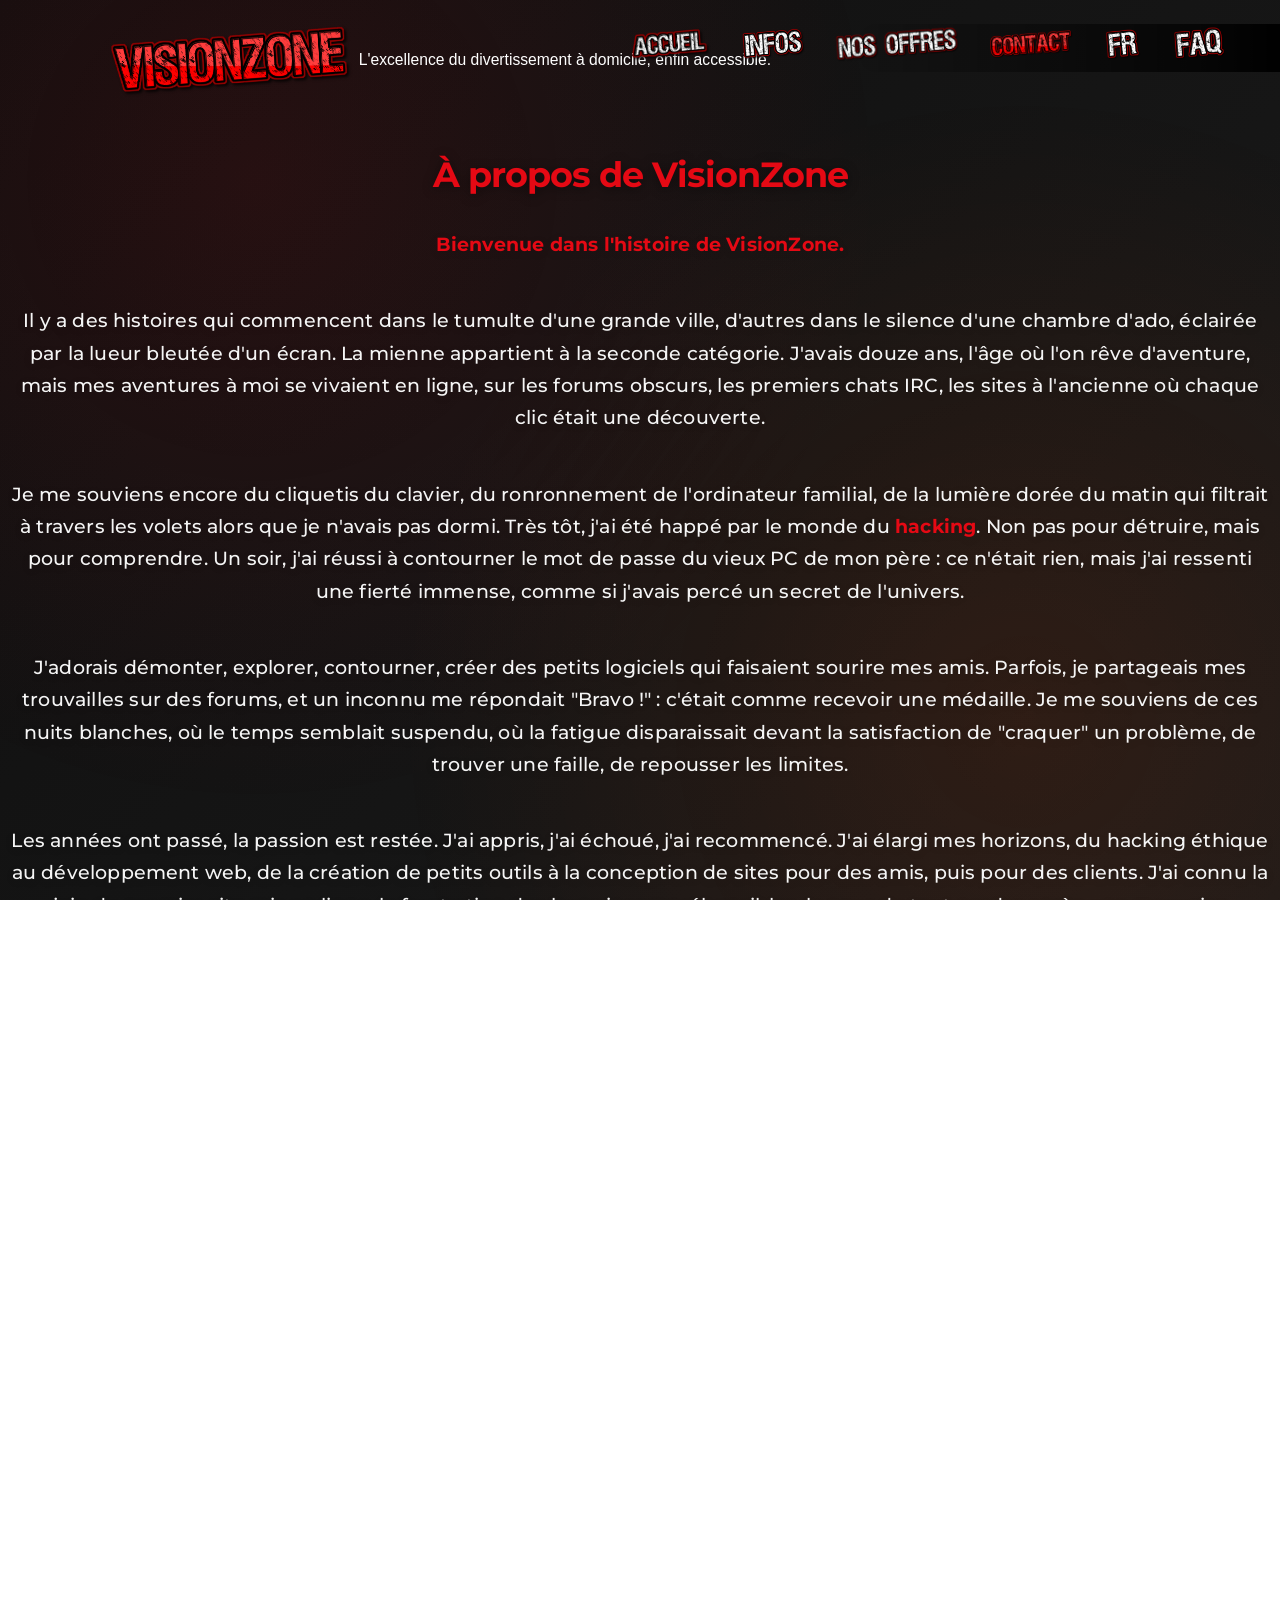
<file: qui-sommes-nous.html>
<!DOCTYPE html>
<html lang="fr">
<head>
  <meta charset="UTF-8">
  <meta name="viewport" content="width=device-width, initial-scale=1.0">
  <title>VisionZone – Notre histoire & nos valeurs</title>
  <meta name="description" content="Apprenez-en plus sur l'équipe VisionZone, notre mission, nos valeurs et notre engagement pour une expérience IPTV fiable et innovante.">
  <link rel="canonical" href="https://bosta95.github.io/site/qui-sommes-nous.html">
  <meta property="og:title" content="VisionZone – Notre histoire & nos valeurs">
  <meta property="og:description" content="Apprenez-en plus sur l'équipe VisionZone, notre mission, nos valeurs et notre engagement pour une expérience IPTV fiable et innovante.">
  <meta name="twitter:title" content="VisionZone – Notre histoire & nos valeurs">
  <meta name="twitter:description" content="Apprenez-en plus sur l'équipe VisionZone, notre mission, nos valeurs et notre engagement pour une expérience IPTV fiable et innovante.">
<meta name="robots" content="index, follow">
  <link rel="stylesheet" href="./style.css">
  <link href="https://fonts.googleapis.com/css2?family=Great+Vibes&display=swap" rel="stylesheet">
  <link href="https://fonts.googleapis.com/css2?family=Montserrat:wght@400;600&display=swap" rel="stylesheet">
  <link rel="icon" type="image/x-icon" href="favicon.ico">
  <link rel="icon" type="image/png" sizes="48x48" href="favicon.png">
  <style>
    html, body {
      margin: 0;
      font-family: 'Segoe UI', Arial, sans-serif;
      color: #fff;
      min-height: 100vh;
      height: 100%;
      position: relative;
      background: linear-gradient(135deg, #0f0f0f 0%, #1a1a1a 100%);
    }
    .about-section {
      min-height: 100vh;
      padding: 120px 0 60px 0;
      position: relative;
      overflow: hidden;
    }
    .about-section-bg {
      position: fixed;
      top: 0;
      left: 0;
      width: 100vw;
      height: 100%;
      background-image: 
        radial-gradient(circle at 20% 20%, rgba(229, 9, 20, 0.1) 0%, transparent 50%),
        radial-gradient(circle at 80% 80%, rgba(255, 77, 0, 0.1) 0%, transparent 50%);
      z-index: 0;
      pointer-events: none;
    }
    .about-container {
      max-width: 820px;
      margin: 0 auto;
      position: relative;
      z-index: 2;
      padding: 120px 20px 60px 20px;
      display: flex;
      flex-direction: column;
      align-items: center;
      box-sizing: border-box;
    }
    .about-content {
      width: 100%;
      max-width: 950px;
      background: none;
      border-radius: 0;
      box-shadow: none;
      padding: 0 10px;
      font-size: 1.18rem;
      line-height: 1.7;
      font-weight: 500;
      letter-spacing: 0.01em;
      color: #111;
      box-sizing: border-box;
      text-align: left;
    }
    .about-content h1 {
      color: #e50914;
      font-size: 2.1rem;
      font-weight: 700;
      margin-bottom: 36px;
      text-align: left;
      letter-spacing: -1px;
      border-bottom: 1.5px solid rgba(229,9,20,0.1);
      padding-bottom: 18px;
    }
    .about-content h2 {
      color: #e50914;
      font-size: 1.3rem;
      font-weight: 600;
      margin-top: 38px;
      margin-bottom: 18px;
      letter-spacing: -0.5px;
    }
    .about-content p {
      margin-bottom: 1.7em;
      text-align: left;
    }
    .about-content b, .about-content strong {
      color: #e50914;
      font-weight: 700;
    }
    .about-signature {
      margin-top: 2.5em;
      text-align: right;
      font-family: 'Great Vibes', cursive;
      color: #e50914;
      font-size: 1.2rem;
      font-weight: 400;
      letter-spacing: 0.04em;
    }
    .about-cta {
      display: flex;
      flex-wrap: wrap;
      gap: 18px;
      justify-content: flex-end;
      margin-top: 38px;
    }
    .about-cta a {
      background: linear-gradient(45deg, #e50914, #ff4d00);
      color: #fff;
      border-radius: 22px;
      padding: 13px 32px;
      font-size: 1.08rem;
      font-family: inherit;
      text-decoration: none;
      font-weight: 600;
      transition: background 0.2s, box-shadow 0.2s, transform 0.2s;
      box-shadow: 0 2px 8px rgba(229,9,20,0.13);
      border: none;
      outline: none;
      margin-top: 10px;
    }
    .about-cta a:hover {
      background: linear-gradient(45deg, #ff4d00, #e50914);
      color: #fff;
      transform: translateY(-2px) scale(1.03);
      box-shadow: 0 5px 20px rgba(229, 9, 20, 0.3);
    }
    @media (max-width: 900px) {
      .about-container { padding: 100px 4vw 40px 4vw; }
      .about-content { padding: 32px 10px 24px 10px; font-size: 1.01rem; }
      .about-container h1 { font-size: 1.4rem; }
    }
    @media (max-width: 700px) {
      .about-content {
        font-size: 1.08rem;
        max-width: 99vw;
        padding: 0 2vw;
      }
    }
    .credits-container {
      width: 100vw;
      min-height: 100vh;
      overflow: visible;
      display: flex;
      align-items: flex-end;
      justify-content: center;
      position: relative;
      z-index: 2;
      pointer-events: auto;
    }
    .credits-text {
      max-width: 1300px;
      margin-left: auto;
      margin-right: auto;
      padding-left: 10px;
      padding-right: 10px;
      width: 100%;
      text-align: center;
      color: #f5f5f5;
      background: none;
      font-size: 1.19rem;
      font-family: 'Montserrat', Arial, sans-serif;
      font-weight: 500;
      line-height: 1.7;
      letter-spacing: 0.01em;
      text-shadow: 0 2px 8px rgba(0,0,0,0.13);
      -webkit-font-smoothing: antialiased;
      -moz-osx-font-smoothing: grayscale;
      pointer-events: auto;
    }
    .credits-text h1, .credits-text h2 {
      color: #e50914;
      margin-top: 0.7em;
      margin-bottom: 0.7em;
      font-size: 2.2rem;
      font-weight: 700;
      letter-spacing: -1px;
      text-shadow: 0 2px 12px rgba(0,0,0,0.45);
    }
    .credits-text b, .credits-text strong {
      color: #e50914;
      font-weight: 700;
    }
    .about-signature {
      margin-top: 2.5em;
      text-align: right;
      font-family: 'Great Vibes', cursive;
      color: #e50914;
      font-size: 1.2rem;
      font-weight: 400;
      letter-spacing: 0.04em;
      text-shadow: 0 2px 12px rgba(0,0,0,0.45);
    }
    .credits-text p {
      margin-bottom: 2.3em;
    }
  </style>
</head>
<body>
  <div class="nf-floating-header">
    <div class="nf-floating-left">
      <img src="./imgs/visionzone.png" alt="VisionZone Logo" class="nf-logo-img" style="height: 95px; margin-right: 12px; margin-top: -2px;">
      <span id="slogan" class="premium-slogan" style="font-size:0.98rem; margin-left:-10px; margin-top:33px; display:inline-block; vertical-align: middle;">L'excellence du divertissement à domicile, enfin accessible.</span>
    </div>
    <div class="nf-floating-header-bg"></div>
    <!-- Menu burger pour mobile -->
    <button class="mobile-menu-toggle" id="mobile-menu-toggle">
      <div class="burger-icon">
        <div class="burger-line"></div>
        <div class="burger-line"></div>
        <div class="burger-line"></div>
      </div>
    </button>
    <!-- Menu déroulant mobile -->
    <div class="mobile-menu-dropdown" id="mobile-menu-dropdown">
      <a href="index.html" class="mobile-menu-item">
        <img src="./imgs/accueil.png" alt="Accueil">
        Accueil
      </a>
      <a href="astuces-infos.html" class="mobile-menu-item">
        <img src="./imgs/infos.png" alt="Infos">
        Informations
      </a>
      <a href="#offers-section" class="mobile-menu-item">
        <img src="./imgs/nosoffres.png" alt="Nos offres">
        Nos Offres
      </a>
      <a href="contact.html" class="mobile-menu-item">
        <img src="./imgs/contact.png" alt="Contact">
        Contact
      </a>
      <a href="faq.html" class="mobile-menu-item">
        <img src="./imgs/faq.png" alt="FAQ">
        FAQ
      </a>
      <div style="border-top: 1px solid rgba(255,255,255,0.1); padding: 15px 20px;">
        <div style="display: flex; gap: 15px; justify-content: center; align-items: center;">
          <button class="mobile-lang-btn active" data-lang="fr" style="background: none; border: 2px solid #e50914; color: #e50914; padding: 8px 12px; border-radius: 6px; cursor: pointer; font-size: 0.9rem; font-weight: bold; transition: all 0.3s ease;">
            FR
          </button>
          <button class="mobile-lang-btn" data-lang="en" style="background: none; border: 2px solid rgba(255,255,255,0.3); color: rgba(255,255,255,0.7); padding: 8px 12px; border-radius: 6px; cursor: pointer; font-size: 0.9rem; font-weight: bold; transition: all 0.3s ease;">
            EN
          </button>
        </div>
      </div>
    </div>
    <!-- Menu desktop (caché sur mobile) -->
    <div class="nf-floating-right">
      <a href="index.html" id="menu-home" class="nf-btn-home-img" style="display:inline-block;"><img src="./imgs/accueil.png" alt="Accueil" style="height:90px;width:90px;object-fit:contain;vertical-align:middle;"></a>
      <a href="astuces-infos.html" id="menu-infos" class="nf-btn-infos-img" style="display:inline-block;"><img src="./imgs/infos.png" alt="Infos" style="height:70px;width:70px;object-fit:contain;vertical-align:middle;"></a>
      <a href="#offers-section" id="menu-offers" class="nf-btn-offers-img" style="display:inline-block;"><img src="./imgs/nosoffres.png" alt="Nos offres" style="height:130px;width:130px;object-fit:contain;vertical-align:middle;"></a>
      <a href="contact.html" id="menu-contact" class="nf-btn-contact-img" style="display:inline-block;"><img src="./imgs/contact.png" alt="Contact" style="height:90px;width:90px;object-fit:contain;vertical-align:middle;"></a>
      <div class="nf-lang-select-wrapper" style="position: relative; z-index: 102;">
        <img src="./imgs/FR.png" alt="Français" id="lang-btn-img" style="height:45px;width:45px;object-fit:contain;vertical-align:middle;cursor:pointer;">
        <div id="lang-dropdown" class="lang-dropdown" style="display:none; position:absolute; top:60px; left:0; background:#181818; border-radius:8px; box-shadow:0 2px 8px rgba(0,0,0,0.18); min-width:120px; z-index:103;">
          <div class="lang-option" data-lang="fr" style="padding:12px 22px; color:#fff; cursor:pointer;">Français</div>
          <div class="lang-option" data-lang="en" style="padding:12px 22px; color:#fff; cursor:pointer;">English</div>
        </div>
      </div>
      <a href="faq.html" id="menu-faq" class="nf-btn-faq-img" style="display:inline-block;"><img src="./imgs/faq.png" alt="FAQ" style="height:60px;width:60px;object-fit:contain;vertical-align:middle;"></a>
    </div>
  </div>
  <div class="about-section">
    <div class="about-section-bg"></div>
    <div class="credits-container">
      <div class="credits-text">
        <h1>À propos de VisionZone</h1>
        <p><b>Bienvenue dans l'histoire de VisionZone.</b></p>
        <p>Il y a des histoires qui commencent dans le tumulte d'une grande ville, d'autres dans le silence d'une chambre d'ado, éclairée par la lueur bleutée d'un écran. La mienne appartient à la seconde catégorie. J'avais douze ans, l'âge où l'on rêve d'aventure, mais mes aventures à moi se vivaient en ligne, sur les forums obscurs, les premiers chats IRC, les sites à l'ancienne où chaque clic était une découverte.</p>
        <p>Je me souviens encore du cliquetis du clavier, du ronronnement de l'ordinateur familial, de la lumière dorée du matin qui filtrait à travers les volets alors que je n'avais pas dormi. Très tôt, j'ai été happé par le monde du <b>hacking</b>. Non pas pour détruire, mais pour comprendre. Un soir, j'ai réussi à contourner le mot de passe du vieux PC de mon père : ce n'était rien, mais j'ai ressenti une fierté immense, comme si j'avais percé un secret de l'univers.</p>
        <p>J'adorais démonter, explorer, contourner, créer des petits logiciels qui faisaient sourire mes amis. Parfois, je partageais mes trouvailles sur des forums, et un inconnu me répondait "Bravo !" : c'était comme recevoir une médaille. Je me souviens de ces nuits blanches, où le temps semblait suspendu, où la fatigue disparaissait devant la satisfaction de "craquer" un problème, de trouver une faille, de repousser les limites.</p>
        <p>Les années ont passé, la passion est restée. J'ai appris, j'ai échoué, j'ai recommencé. J'ai élargi mes horizons, du hacking éthique au développement web, de la création de petits outils à la conception de sites pour des amis, puis pour des clients. J'ai connu la joie du premier site mis en ligne, la frustration des bugs incompréhensibles, la peur de tout perdre après une mauvaise manipulation. Mais toujours, une question me hantait : "Comment rendre tout ça plus simple, plus humain, plus accessible ?"</p>
        <h2>Une histoire de partage et d'entraide</h2>
        <p>Au fil de ce parcours, j'ai eu la chance de croiser la route de nombreux développeurs, créateurs et passionnés. J'ai souvent été celui qu'on appelait à l'aide pour débloquer une idée, optimiser un code, ou donner vie à un projet qui semblait impossible. J'ai contribué, parfois dans l'ombre, à la conception de logiciels qui ont marqué leur époque : de l'accompagnement technique sur des outils devenus incontournables comme Cheat Engine, à la participation en profondeur à la création de l'application IPTV Smarters Pro dans sa version la plus avancée.</p>
        <p>Voir ces projets grandir, inspirer d'autres développeurs, faciliter la vie de milliers d'utilisateurs, a toujours été une immense fierté. VisionZone, ce n'est pas qu'un site : c'est aussi une histoire de transmission, de partage de savoir, d'entraide entre passionnés.</p>
        <h2>VisionZone aujourd'hui</h2>
        <p>C'est cette question qui a guidé toute ma vie d'adulte. J'ai vu trop de gens galérer avec la technologie, se sentir exclus, perdus, ou arnaqués. J'ai repensé à ma mère, qui n'osait jamais cliquer de peur de "tout casser", à mon meilleur ami qui m'appelait à l'aide dès qu'un message d'erreur s'affichait. J'ai voulu créer un pont, une passerelle entre le monde des passionnés et celui du grand public. J'ai voulu prouver qu'on pouvait allier <b>innovation</b> et <b>bienveillance</b>, <b>performance</b> et <b>simplicité</b>.</p>
        <p>Ainsi est née l'idée de <b>VisionZone</b>. Pas dans un open space branché, mais dans la chaleur d'un salon, entre deux cafés, mille lignes de code, et des discussions sans fin avec d'autres passionnés. Je revois encore la première version du site, imparfaite, bricolée, mais déjà animée par cette envie de partager. VisionZone, c'est l'aboutissement d'années de veille, d'essais, d'erreurs, de nuits blanches et de rencontres. C'est une plateforme pensée pour tous : les technophiles, les familles, les curieux, les novices, ceux qui veulent juste profiter du meilleur du contenu, sans prise de tête, sans se ruiner.</p>
        <p>Aujourd'hui, VisionZone, c'est une communauté vivante, un support humain, des guides clairs, des offres pour tous les goûts, et surtout une promesse : <b>rendre le streaming accessible à tous</b>, sans compromis sur la qualité, la sécurité ou l'expérience.</p>
        <p>Si tu lis ces lignes, c'est que toi aussi tu es curieux, passionné, ou simplement à la recherche d'une expérience différente. Prends le temps de parcourir nos guides, de découvrir nos offres, de poser tes questions. Peut-être que, comme moi, tu as déjà ressenti ce mélange d'excitation et d'appréhension devant un écran. Chez VisionZone, chaque histoire compte, et la tienne est la bienvenue.</p>
        <div class="about-signature">— Mickael, fondateur de VisionZone</div>
      </div>
    </div>
  </div>
  <footer class="premium-footer">
    <div class="footer-container">
      <!-- Colonne Marque -->
      <div class="footer-brand">
        <div class="footer-logo">
          <img src="./imgs/visionzone.png" alt="VisionZone Logo" style="height: 80px; width: auto;">
        </div>
        <p class="footer-tagline" id="footer-tagline">L'excellence du divertissement à domicile. Plus de 50 000 familles nous font confiance pour transformer leur expérience TV quotidienne.</p>
      </div>
      <!-- Colonne Services -->
      <div class="footer-section">
        <h3 class="footer-title" id="footer-services-title">Services</h3>
        <div class="footer-links">
          <a href="offre-3mois.html" class="footer-link" id="footer-link-discovery">Formule Découverte</a>
          <a href="offre-6mois.html" class="footer-link" id="footer-link-balance">Formule Équilibre</a>
          <a href="offre-12mois.html" class="footer-link" id="footer-link-passion">Formule Passion</a>
          <a href="astuces-infos.html" class="footer-link" id="footer-link-info">Informations</a>
        </div>
      </div>
      <!-- Colonne Support -->
      <div class="footer-section">
        <h3 class="footer-title" id="footer-support-title">Support</h3>
        <div class="footer-links">
          <a href="contact.html" class="footer-link" id="footer-link-contact">Contact</a>
          <a href="faq.html" class="footer-link" id="footer-link-faq">FAQ</a>
          <a href="installation-facile-rapide.html" class="footer-link">Guide installation Pro</a>
          <a href="qui-sommes-nous.html" class="footer-link">Notre histoire &amp; nos valeurs</a>
        </div>
      </div>
      <!-- Colonne Légal -->
      <div class="footer-section">
        <h3 class="footer-title" id="footer-legal-title">Légal</h3>
        <div class="footer-links">
          <a href="confidentialite.html" class="footer-link" id="footer-link-privacy">Politique de confidentialité</a>
          <a href="conditions.html" class="footer-link" id="footer-link-terms">Conditions d'utilisation</a>
          <a href="cookies.html" class="footer-link" id="footer-link-cookies">Gestion des cookies</a>
          <a href="mentions-legales.html" class="footer-link" id="footer-link-mentions">Mentions légales</a>
        </div>
      </div>
    </div>
    <!-- Bas du footer -->
    <div class="footer-container">
      <div class="footer-bottom">
        <div class="footer-copyright" id="footer-copyright">
          © 2024 VisionZone. Tous droits réservés.
        </div>
        <div class="footer-social" style="gap:10px;">
          <a href="https://www.facebook.com/groups/1740808673190199?locale=fr_FR" target="_blank" rel="noopener" title="Facebook VisionZone">
            <img src="./imgs/facebook.png" alt="Facebook" style="width:28px;height:28px;object-fit:contain;vertical-align:middle;">
          </a>
          <a href="https://www.snapchat.com/add/dyuka.953" target="_blank" rel="noopener" title="Snapchat dyuka.953">
            <img src="./imgs/snap.png" alt="Snapchat" style="width:28px;height:28px;object-fit:contain;vertical-align:middle;">
          </a>
        </div>
      </div>
    </div>
  </footer>
</body>
</html>
</file>
<file: style.css>
html, body {
  margin: 0;
  padding: 0;
  font-family: 'Segoe UI', Arial, sans-serif;
  background: #0a0a0a;
  color: #fff;
  min-height: 100vh;
  overflow-x: hidden;
  width: 100vw;
  box-sizing: border-box;
  /* Smooth scrolling simple et efficace */
  scroll-behavior: smooth;
}

/* Amélioration du scroll pour webkit */
* {
  -webkit-overflow-scrolling: touch;
}

.immersive-bg {
  min-height: 100vh;
  width: 100vw;
  background: #0a0a0a;
  display: flex;
  align-items: stretch;
  justify-content: center;
  max-width: 100vw;
  box-sizing: border-box;
  overflow: hidden;
  height: 100vh;
  max-height: 100vh;
}

.immersive-content {
  display: flex;
  align-items: stretch;
  justify-content: flex-start;
  width: 100vw;
  min-height: 100vh;
  max-width: 100vw;
  box-sizing: border-box;
}

.immersive-text {
  flex: 0 0 480px;
  max-width: 520px;
  padding: 80px 48px 48px 7vw;
  display: flex;
  flex-direction: column;
  justify-content: center;
  z-index: 2;
  margin-top: 250px;
}
.immersive-text h1 {
  font-size: 2.5rem;
  font-weight: 700;
  margin: 0 0 22px 0;
  color: #fff;
  letter-spacing: -1px;
}
.immersive-text p {
  font-size: 1.18rem;
  color: #eee;
  margin-bottom: 36px;
  line-height: 1.6;
}
.immersive-btn {
  background: #1a73e8;
  color: #fff;
  font-size: 1.15rem;
  font-weight: 600;
  border: none;
  border-radius: 8px;
  padding: 16px 0;
  width: 80%;
  min-width: 180px;
  max-width: 320px;
  text-align: center;
  text-decoration: none;
  box-shadow: 0 2px 8px rgba(0,0,0,0.10);
  transition: background 0.2s, transform 0.2s;
  cursor: pointer;
  margin-bottom: 22px;
  letter-spacing: 0.5px;
  outline: none;
  display: inline-block;
}
.immersive-btn:hover {
  background: #0d47a1;
  color: #fff;
  transform: translateY(-2px) scale(1.03);
}
.immersive-note {
  font-size: 0.97rem;
  color: #aaa;
  margin-top: 8px;
}

.immersive-image {
  flex: 1 1 0;
  position: relative;
  min-width: 0;
  min-height: 100vh;
  display: flex;
  align-items: stretch;
  justify-content: flex-end;
  overflow: hidden;
}
.immersive-image::after {
  content: '';
  position: absolute;
  bottom: 0;
  left: 0;
  right: 0;
  height: 40%;
  background: linear-gradient(to top, #0a0a0a 5%, rgba(10,10,10,0) 100%);
  z-index: 1;
}
.immersive-image img {
  width: 100%;
  height: 100vh;
  object-fit: cover;
  object-position: right center;
  display: block;
  min-width: 400px;
  max-width: none;
  clip-path: polygon(0 0, 100% 0, 100% 99.4%, 95% 98.7%, 80% 97.8%, 60% 97%, 50% 96.8%, 40% 97%, 20% 97.8%, 5% 98.7%, 0 99.4%);
}
.image-fade {
  position: absolute;
  left: 0; top: 0; bottom: 0;
  width: 55vw;
  height: 100%;
  background: linear-gradient(90deg, #0a0a0a 0%, rgba(10,10,10,0.92) 30%, rgba(10,10,10,0.7) 60%, rgba(10,10,10,0.0) 100%);
  pointer-events: none;
  z-index: 2;
}

@media (max-width: 1100px) {
  .immersive-text {
    padding: 60px 24px 36px 4vw;
    flex-basis: 340px;
    max-width: 420px;
  }
  .immersive-image img {
    min-width: 300px;
  }
  .image-fade { width: 50vw; }
}
@media (max-width: 800px) {
  .immersive-content {
    flex-direction: column;
    align-items: flex-start;
  }
  .immersive-text {
    padding: 36px 10vw 18px 10vw;
    max-width: 100vw;
    flex-basis: unset;
  }
  .immersive-image {
    min-height: 220px;
    height: 220px;
    width: 100vw;
  }
  .immersive-image img {
    height: 220px;
    min-width: unset;
    width: 100vw;
    object-position: center 60%;
  }
  .image-fade { width: 100vw; }
}
@media (max-width: 500px) {
  .immersive-text {
    padding: 18px 4vw 10px 4vw;
  }
  .immersive-btn {
    width: 100%;
    min-width: 120px;
    font-size: 1rem;
    padding: 12px 0;
  }
  .immersive-image {
    min-height: 120px;
    height: 120px;
  }
  .immersive-image img {
    height: 120px;
  }
}

.nf-bar {
  width: 100vw;
  height: 56px;
  background: rgba(20, 20, 20, 0.85);
  position: fixed;
  top: 0;
  left: 0;
  z-index: 1000;
  display: flex;
  align-items: center;
  justify-content: space-between;
  box-shadow: 0 2px 12px rgba(0,0,0,0.10);
  padding: 0 32px;
}

.nf-bar-left {
  display: flex;
  align-items: center;
}

.nf-logo-text {
  font-family: 'Arial Black', Arial, sans-serif;
  font-size: 3.5rem;
  color: #e50914;
  letter-spacing: 2px;
  font-weight: bold;
  line-height: 1;
  text-shadow: 0 2px 8px rgba(0,0,0,0.18);
  margin-top: 0;
  margin-left: 0;
}

.nf-bar-right {
  display: flex;
  align-items: center;
  gap: 12px;
}

.nf-lang-btn {
  background: rgba(229,9,20,0.10);
  color: #fff;
  border: 1px solid #888;
  border-radius: 4px;
  padding: 6px 14px;
  font-size: 1rem;
  font-family: inherit;
  cursor: pointer;
  outline: none;
  min-width: unset;
  display: flex;
  align-items: center;
  gap: 6px;
  transition: background 0.2s, color 0.2s, border 0.2s;
  box-shadow: 0 2px 8px rgba(0,0,0,0.10);
}

.nf-lang-btn:hover {
  background: rgba(229,9,20,0.13);
  border-color: #e50914;
  color: #e50914;
}

.nf-lang-icon {
  font-size: 1.1em;
  vertical-align: middle;
}

.nf-btn-red {
  background: #e50914;
  color: #fff;
  border: none;
  border-radius: 4px;
  padding: 8px 18px;
  font-size: 1rem;
  font-family: inherit;
  cursor: pointer;
  font-weight: 600;
  text-decoration: none;
  transition: background 0.2s, box-shadow 0.2s;
  min-width: unset;
  display: inline-block;
  box-shadow: 0 2px 8px rgba(0,0,0,0.10);
}

.nf-btn-red:hover {
  background: #b0060f;
}

body {
  padding-top: 64px;
}

.nf-floating-header {
  width: 100vw;
  display: flex;
  align-items: flex-start;
  justify-content: space-between;
  position: fixed;
  top: 0;
  left: 0;
  padding: 18px 8vw 0 8vw;
  z-index: 2001;
  box-sizing: border-box;
}

.nf-floating-header-bg {
  position: absolute;
  top: 24px;
  right: 0;
  width: 420px;
  height: 48px;
  background: linear-gradient(90deg, rgba(0,0,0,0.01) 0%, rgba(0,0,0,0.7) 80%, rgba(0,0,0,0.95) 100%);
  border-radius: 16px 0 0 16px;
  z-index: 1;
  pointer-events: none;
}

.nf-floating-right {
  position: absolute;
  top: -20px;
  right: 4vw;
  display: flex;
  align-items: center;
  gap: 24px;
  pointer-events: auto;
  z-index: 2;
}

/* Menu burger caché par défaut sur desktop */
.mobile-menu-toggle {
  display: none;
}

.mobile-menu-dropdown {
  display: none;
}

.nf-floating-left {
  display: flex;
  align-items: flex-start;
  pointer-events: auto;
  margin-left: 0;
}

.nf-logo-text {
  font-family: 'Arial Black', Arial, sans-serif;
  font-size: 3.5rem;
  color: #e50914;
  letter-spacing: 2px;
  font-weight: bold;
  line-height: 1;
  text-shadow: 0 2px 8px rgba(0,0,0,0.18);
  margin-top: 0;
  margin-left: 0;
}

.nf-lang-btn {
  background: rgba(30, 30, 30, 0.55);
  color: #fff;
  border: 1px solid #888;
  border-radius: 4px;
  padding: 7px 18px;
  font-size: 1rem;
  font-family: inherit;
  cursor: pointer;
  outline: none;
  min-width: 110px;
  display: flex;
  align-items: center;
  gap: 6px;
  transition: background 0.2s, color 0.2s, border 0.2s;
  box-shadow: 0 2px 8px rgba(0,0,0,0.10);
}

.nf-lang-btn:hover {
  background: rgba(229,9,20,0.13);
  border-color: #e50914;
  color: #e50914;
}

.nf-lang-icon {
  font-size: 1.1em;
  vertical-align: middle;
}

.nf-btn-red {
  background: #e50914;
  color: #fff;
  border: none;
  border-radius: 4px;
  padding: 8px 18px;
  font-size: 1rem;
  font-family: inherit;
  cursor: pointer;
  font-weight: 600;
  text-decoration: none;
  transition: background 0.2s, box-shadow 0.2s;
  min-width: unset;
  display: inline-block;
  box-shadow: 0 2px 8px rgba(0,0,0,0.10);
}

.nf-btn-red:hover {
  background: #b0060f;
}

body {
  padding-top: 0;
}

@media (max-width: 900px) {
  .nf-floating-header {
    padding: 12px 2vw 0 2vw;
  }
  .nf-floating-left {
    margin-left: 0;
  }
  .nf-floating-right {
    top: -14px;
    right: 2vw;
    gap: 14px;
  }
  .nf-logo-text {
    font-size: 1.5rem;
  }
  .nf-btn-contact-img img {
    height: 56px;
    width: 56px;
  }
}

@media (max-width: 600px) {
  .nf-floating-header {
    flex-direction: row;
    align-items: flex-start;
    justify-content: space-between;
    padding: 8px 2vw 0 2vw;
    height: auto;
    min-height: 70px;
  }
  .nf-floating-left {
    margin-left: 0;
    margin-bottom: 0;
    align-items: flex-start;
    flex-direction: column;
    gap: 3px;
  }
  .nf-floating-right {
    margin-right: 0;
    gap: 12px;
    display: none; /* Cacher les boutons individuels */
  }
  .nf-logo-text {
    font-size: 2.2rem;
    margin-top: 0;
    margin-left: 0;
  }
  .nf-lang-btn, .nf-btn-red {
    padding: 6px 10px;
    min-width: 80px;
    font-size: 0.95rem;
  }
  .nf-logo-img {
    height: 75px !important;
    margin-right: 0 !important;
    margin-top: 0 !important;
  }
  .premium-slogan {
    font-size: 0.75rem !important;
    margin-left: 0 !important;
    margin-top: 2px !important;
    line-height: 1.2 !important;
  }
  
  /* Menu burger */
  .mobile-menu-toggle {
    display: block !important;
    position: fixed;
    top: 15px;
    right: 2vw;
    background: rgba(229, 9, 20, 0.9);
    border: none;
    border-radius: 8px;
    padding: 12px;
    cursor: pointer;
    z-index: 2002;
    transition: all 0.3s ease;
    box-shadow: 0 2px 10px rgba(0,0,0,0.3);
  }
  
  .mobile-menu-toggle:hover {
    background: rgba(229, 9, 20, 1);
    transform: scale(1.05);
  }
  
  .burger-icon {
    width: 24px;
    height: 18px;
    position: relative;
    display: flex;
    flex-direction: column;
    justify-content: space-between;
  }
  
  .burger-line {
    width: 100%;
    height: 3px;
    background: #fff;
    border-radius: 2px;
    transition: all 0.3s ease;
  }
  
  .mobile-menu-toggle.active .burger-line:nth-child(1) {
    transform: rotate(45deg) translateY(7.5px);
  }
  
  .mobile-menu-toggle.active .burger-line:nth-child(2) {
    opacity: 0;
  }
  
  .mobile-menu-toggle.active .burger-line:nth-child(3) {
    transform: rotate(-45deg) translateY(-7.5px);
  }
  
  /* Menu déroulant */
  .mobile-menu-dropdown {
    position: fixed;
    top: 85px;
    right: 2vw;
    background: rgba(24, 24, 24, 0.98);
    border-radius: 12px;
    box-shadow: 0 8px 32px rgba(0,0,0,0.4);
    backdrop-filter: blur(10px);
    border: 1px solid rgba(255,255,255,0.1);
    z-index: 2001;
    min-width: 200px;
    display: none;
    transform: translateY(-10px);
    transition: all 0.3s ease;
  }
  
  .mobile-menu-dropdown.active {
    display: block !important;
    animation: slideDown 0.3s ease forwards;
  }
  
  @keyframes slideDown {
    from {
      opacity: 0;
      transform: translateY(-10px);
    }
    to {
      opacity: 1;
      transform: translateY(0);
    }
  }
  
  .mobile-menu-item {
    display: flex;
    align-items: center;
    padding: 15px 20px;
    color: #fff;
    text-decoration: none;
    border-bottom: 1px solid rgba(255,255,255,0.1);
    transition: all 0.3s ease;
    font-size: 1rem;
    font-weight: 500;
  }
  
  .mobile-menu-item:last-child {
    border-bottom: none;
  }
  
  .mobile-menu-item:hover {
    background: rgba(229, 9, 20, 0.1);
    color: #e50914;
    transform: translateX(5px);
  }
  
  .mobile-menu-item img {
    width: 24px;
    height: 24px;
    margin-right: 12px;
    object-fit: contain;
  }
}

.nf-lang-select-wrapper {
  display: flex;
  align-items: center;
  justify-content: center;
  height: 120px;
  position: relative;
  margin-right: 0;
}

#lang-btn-img {
  height: 120px;
  width: 120px;
  object-fit: contain;
  vertical-align: middle;
  cursor: pointer;
  display: inline-block;
}

#lang-dropdown {
  display: none;
  position: absolute;
  top: 60px;
  left: 0;
  background: #181818;
  border-radius: 8px;
  box-shadow: 0 2px 8px rgba(0,0,0,0.18);
  min-width: 120px;
  z-index: 103;
  padding: 0;
}

.lang-option {
  padding: 12px 22px;
  color: #fff;
  cursor: pointer;
  font-size: 1.08rem;
  transition: background 0.2s;
  border-bottom: 1px solid #222;
}
.lang-option:last-child {
  border-bottom: none;
}
.lang-option:hover {
  background: #e50914;
  color: #fff;
}

.nf-btn-contact-img img {
  height: 80px;
  width: 80px;
  object-fit: contain;
  vertical-align: middle;
}

.faq-back-home {
  color: #fff;
  font-family: 'Montserrat', 'Segoe UI', Arial, sans-serif;
  font-size: 1.13rem;
  font-weight: 600;
  text-decoration: none;
  background: rgba(26,115,232,0.10);
  border-radius: 8px;
  padding: 8px 18px 8px 12px;
  box-shadow: 0 2px 8px rgba(0,0,0,0.10);
  transition: background 0.2s, color 0.2s, box-shadow 0.2s;
  position: absolute;
  left: 30px;
  top: 100px;
  z-index: 20;
  display: flex;
  align-items: center;
  gap: 8px;
}
.faq-back-home:hover {
  background: #1a73e8;
  color: #fff;
  box-shadow: 0 4px 16px rgba(26,115,232,0.18);
}

.faq-back-arrow {
  position: fixed;
  left: 28px;
  top: 24px;
  z-index: 9999;
  display: flex;
  align-items: center;
  justify-content: center;
  width: 44px;
  height: 44px;
  border-radius: 50%;
  background: none;
  box-shadow: 0 2px 8px rgba(229,9,20,0.08);
  transition: box-shadow 0.18s, background 0.18s, transform 0.18s;
  cursor: pointer;
  border: none;
}
.faq-back-arrow:hover {
  background: rgba(229,9,20,0.18);
  box-shadow: 0 4px 16px rgba(229,9,20,0.18);
  transform: scale(1.08);
}

.offers-separator {
  width: 100vw;
  height: 30px;
  pointer-events: none;
  overflow: visible;
  margin: -40px 0 0 0;
  position: relative;
  left: 50%;
  transform: translateX(-50%);
  z-index: 50;
}

.offers-section {
  background: url('../imgs/fond.jpg') center center/cover no-repeat;
  padding: 80px 0 60px 0;
  margin: 0;
  max-width: 100vw;
  width: 100vw;
  position: relative;
  overflow: hidden;
}
.offers-section::before {
  content: '';
  position: absolute;
  top: 0; left: 0; right: 0;
  height: 90px;
  background: linear-gradient(to bottom, #0a0a0a 0%, rgba(10,10,10,0.85) 60%, rgba(10,10,10,0.01) 100%);
  z-index: 2;
  pointer-events: none;
}
.offers-section::after {
  content: '';
  position: absolute;
  top: 0; left: 0; right: 0; bottom: 0;
  z-index: 1;
  pointer-events: none;
  background: rgba(0,0,0,0.32);
  backdrop-filter: brightness(0.6);
}
.offers-title {
  text-align: center;
  color: #fff;
  font-size: 2.4rem;
  font-weight: 700;
  margin-bottom: 48px;
  letter-spacing: -1px;
  margin-top: 30px;
  position: relative;
  z-index: 2;
}
.offers-cards {
  position: relative;
  z-index: 3;
  display: flex;
  justify-content: center;
  gap: 38px;
  flex-wrap: wrap;
}
.offer-card {
  background: rgba(24,24,24,0.82);
  border-radius: 18px;
  box-shadow: 0 4px 32px rgba(0,0,0,0.18);
  padding: 38px 32px 32px 32px;
  min-width: 290px;
  max-width: 340px;
  display: flex;
  flex-direction: column;
  align-items: center;
  position: relative;
  transition: transform 0.18s, box-shadow 0.18s, border 0.18s;
  border: 1.5px solid rgba(255,255,255,0.18);
}
.offer-card:hover {
  transform: translateY(-6px) scale(1.03);
  box-shadow: 0 8px 40px rgba(26,115,232,0.13);
  border: 1.5px solid #1a73e8;
}
.offer-badge {
  position: absolute;
  top: -18px;
  left: 50%;
  transform: translateX(-50%);
  background: #e50914;
  color: #fff;
  font-size: 1.02rem;
  font-weight: 700;
  padding: 6px 22px;
  border-radius: 16px;
  box-shadow: 0 2px 8px rgba(229,9,20,0.13);
  letter-spacing: 0.5px;
}
.offer-duration {
  color: #fff;
  font-size: 2.1rem;
  font-weight: 700;
  margin-bottom: 8px;
  letter-spacing: -1px;
}
.offer-price {
  color: #1a73e8;
  font-size: 2.2rem;
  font-weight: 800;
  margin-bottom: 10px;
  letter-spacing: -1px;
}
.offer-desc {
  color: #aaa;
  font-size: 1.08rem;
  margin-bottom: 22px;
  text-align: center;
}
.offer-label {
  color: #fff;
  font-size: 1.01rem;
  margin-bottom: 6px;
  font-weight: 500;
}
.offer-screens {
  width: 100%;
  padding: 8px 12px;
  border-radius: 8px;
  border: 1px solid #222;
  background: #23272f;
  color: #fff;
  font-size: 1.08rem;
  margin-bottom: 18px;
  margin-top: 2px;
  outline: none;
  transition: border 0.2s;
}
.offer-screens:focus {
  border: 1.5px solid #1a73e8;
}
.offer-btn {
  background: #1a73e8;
  color: #fff;
  font-size: 1.13rem;
  font-weight: 700;
  border: none;
  border-radius: 8px;
  padding: 15px 0;
  width: 100%;
  min-width: 160px;
  max-width: 260px;
  text-align: center;
  text-decoration: none;
  box-shadow: 0 2px 8px rgba(0,0,0,0.10);
  transition: background 0.2s, transform 0.2s;
  cursor: pointer;
  margin-top: 8px;
  letter-spacing: 0.5px;
  outline: none;
  display: inline-block;
}
.offer-btn:hover {
  background: #0d47a1;
  color: #fff;
  transform: translateY(-2px) scale(1.03);
}
.best-offer {
  border: 2.5px solid #e50914;
  box-shadow: 0 8px 40px rgba(229,9,20,0.13);
}
@media (max-width: 1100px) {
  .offers-cards {
    gap: 18px;
  }
  .offer-card {
    min-width: 240px;
    max-width: 320px;
    padding: 28px 12px 24px 12px;
  }
}
@media (max-width: 800px) {
  .offers-section {
    padding: 40px 0 30px 0;
  }
  .offers-cards {
    flex-direction: column;
    align-items: center;
    gap: 24px;
  }
}

/* --- Cartes d'offres premium transparentes --- */
.offers-background-section {
  background: url('../imgs/fond.jpg') center center/cover no-repeat;
  width: 100vw;
  position: relative;
  overflow: hidden;
  margin-top: -5px;
}

.offers-background-section::after {
  content: '';
  position: absolute;
  top: 0;
  left: 0;
  right: 0;
  bottom: 0;
  background: linear-gradient(180deg, rgba(10, 10, 10, 0.95) 0%, rgba(10, 10, 10, 0.6) 20%, rgba(10, 10, 10, 0.4) 40%, rgba(10, 10, 10, 0.9) 80%, rgb(10, 10, 10) 100%);
  z-index: 1;
  pointer-events: none;
}

.offers-background-section::before {
  content: '';
  position: absolute;
  top: 0; left: 0; right: 0;
  height: 120px;
  background: linear-gradient(to bottom, rgba(0,0,0,0.8) 0%, rgba(0,0,0,0.6) 20%, rgba(0,0,0,0.3) 50%, rgba(0,0,0,0.0) 100%);
  z-index: 2;
  pointer-events: none;
}

.premium-offers-cards {
  display: flex;
  justify-content: center;
  align-items: flex-start;
  gap: 90px;
  padding: 10px 0 60px 0;
  position: relative;
  z-index: 3;
}

.premium-offer-card {
  background: rgba(80,80,80,0.50); /* gris naturel moins transparent */
  border-radius: 22px;
  box-shadow: 0 8px 40px rgba(26,115,232,0.18);
  padding: 38px 32px 32px 32px;
  min-width: 290px;
  max-width: 320px;
  display: flex;
  flex-direction: column;
  align-items: center;
  position: relative;
  border: 1px solid rgba(255,255,255,0.2);
  transition: transform 0.18s, box-shadow 0.18s;
  justify-content: flex-start;
  z-index: 3;
}
.premium-offer-card:hover {
  transform: translateY(-8px) scale(1.04);
  box-shadow: 0 16px 48px rgba(26,115,232,0.22);
}
.offer-title {
  color: #fff;
  font-size: 1.25rem;
  font-weight: 400;
  margin-bottom: 22px;
  letter-spacing: 1px;
  text-align: center;
}
.offer-price-circle {
  width: 150px;
  height: 150px;
  border-radius: 50%;
  position: relative;
  display: flex;
  align-items: center;
  justify-content: center;
  margin-bottom: 18px;
  box-shadow: 0 2px 16px rgba(200,0,255,0.13);
  border: 3px solid #fff6;
  overflow: visible;
  background: none;
}
.offer-price-circle::before {
  content: '';
  position: absolute;
  left: 0; top: 0; right: 0; bottom: 0;
  border-radius: 50%;
  z-index: 1;
  background: conic-gradient(
    #e50914 0deg, #c800ff 120deg, #1a73e8 240deg, #e50914 360deg
  );
  animation: spin-cercle 6s linear infinite;
}
@keyframes spin-cercle {
  0% { transform: rotate(0deg); }
  100% { transform: rotate(360deg); }
}
.spin1::before { animation: spin-cercle 7s linear infinite; animation-delay: 0s; }
.spin2::before { animation: spin-cercle 10s linear infinite; animation-delay: -2s; }
.spin3::before { animation: spin-cercle 5.5s linear infinite; animation-delay: -3s; }
.offer-price-inner {
  width: 125px;
  height: 125px;
  border-radius: 50%;
  background: #181818;
  display: flex;
  flex-direction: column;
  align-items: center;
  justify-content: center;
  color: #fff;
  position: relative;
  text-align: center;
  line-height: 1.15;
  padding-top: 0;
  z-index: 2;
  box-shadow: 0 0 0 2px #181818;
}
.offer-price-inner span {
  font-size: 2.2rem;
  font-weight: 700;
  color: #fff;
  line-height: 1.15;
  display: block;
  margin-bottom: 0px;
  margin-top: 8px;
}
.offer-price-inner small {
  font-size: 1.01rem;
  color: #bbb;
  font-weight: 400;
  margin-top: 2px;
  display: block;
}
.offer-features {
  list-style: none;
  padding: 0;
  margin: 0 0 24px 0;
  color: #eee;
  font-size: 1.08rem;
  text-align: center;
}
.offer-features li {
  margin-bottom: 8px;
  padding-bottom: 4px;
  border-bottom: 1px solid rgba(255,255,255,0.07);
  font-weight: 400;
}
.offer-features li:last-child {
  border-bottom: none;
}
.offer-features .bold {
  font-weight: 700;
  color: #fff;
}
.premium-offer-btn {
  background: transparent;
  color: #fff;
  font-size: 1.13rem;
  font-weight: 700;
  border: 2px solid #fff;
  border-radius: 8px;
  padding: 13px 0;
  width: 100%;
  min-width: 160px;
  max-width: 260px;
  text-align: center;
  text-decoration: none;
  box-shadow: 0 2px 8px rgba(0,0,0,0.10);
  transition: background 0.2s, color 0.2s, border 0.2s, transform 0.2s;
  cursor: pointer;
  margin-top: auto;
  letter-spacing: 0.5px;
  outline: none;
  display: inline-block;
}
.premium-offer-btn:hover {
  background: rgba(255,255,255,0.08);
  color: #e50914;
  border-color: #e50914;
  transform: translateY(-2px) scale(1.03);
}
.premium-offer-select {
  width: 80%;
  padding: 8px 12px;
  border-radius: 8px;
  border: 2px solid #c800ff;
  background: linear-gradient(90deg, rgba(80,80,100,0.22) 0%, rgba(120,120,140,0.22) 100%);
  color: #fff;
  font-size: 1.08rem;
  margin-bottom: 10px;
  margin-top: 10px;
  outline: none;
  transition: border 0.2s, box-shadow 0.2s;
  box-shadow: 0 2px 8px rgba(200,0,255,0.10);
  display: block;
  appearance: none;
  -webkit-appearance: none;
  -moz-appearance: none;
  cursor: pointer;
}
.premium-offer-select:focus, .premium-offer-select:hover {
  border: 2px solid #e50914;
  box-shadow: 0 0 0 2px #e5091440;
}
.premium-offer-select option {
  background: #444a55;
  color: #fff;
}
.premium-offer-card label[for^="screens-"] {
  margin-bottom: 0;
  margin-top: 8px;
  font-size: 0.98rem;
  display: block;
}
@media (max-width: 900px) {
  .premium-offers-cards {
    flex-direction: column;
    align-items: center;
    gap: 28px;
    padding: 0;
  }
  .premium-offer-card {
    min-width: 220px;
    max-width: 98vw;
    padding: 28px 12px 24px 12px;
  }
}

.back-to-home {
  position: fixed;
  top: 20px;
  left: 20px;
  z-index: 2100;
  text-decoration: none;
  transition: transform 0.3s ease;
}

/* Style premium pour le select du formulaire de contact */
.premium-select {
  background: #181818;
  color: #fff;
  border: 1.5px solid rgba(229,9,20,0.35);
  border-radius: 10px;
  padding: 14px 16px;
  font-size: 1rem;
  font-family: inherit;
  transition: border 0.2s, box-shadow 0.2s;
  box-shadow: 0 2px 8px rgba(0,0,0,0.08);
  appearance: none;
  -webkit-appearance: none;
  -moz-appearance: none;
  cursor: pointer;
}
.premium-select:focus {
  border: 1.5px solid #e50914;
  outline: none;
  box-shadow: 0 0 0 2px rgba(229,9,20,0.18);
}
.premium-select option {
  background: #222;
  color: #fff;
}

/* Masquer la flèche de retour à l'accueil sur toutes les tailles d'écran */
.faq-back-arrow[href*="index.html"] {
  display: none !important;
}

/* Agrandir le logo VisionZone sur desktop uniquement */
@media (min-width: 769px) {
  .nf-logo-img {
    height: 95px !important;
  }
}

/* Repositionner les flèches de retour à côté du menu burger sur mobile */
@media (max-width: 600px) {
  .faq-back-arrow {
    right: 60px !important;
    left: auto !important;
    top: 15px !important;
    background: rgba(229,9,20,0.13) !important;
  }
  
  .faq-back-arrow:hover {
    background: rgba(229,9,20,0.2) !important;
    transform: scale(1.1) !important;
  }
  
  .faq-back-arrow svg {
    width: 32px !important;
    height: 32px !important;
  }
  
  .faq-back-arrow svg circle {
    fill: rgba(229,9,20,0.2) !important;
  }

  /* Repositionner les flèches de navigation sur mobile */
  .faq-back-arrow[href*="offre-"]:not([href*="index"]) {
    position: fixed !important;
    bottom: 20px !important;
    top: auto !important;
    z-index: 9999 !important;
  }

  .faq-back-arrow[href*="offre-3mois"] {
    left: 20px !important;
    right: auto !important;
  }

  .faq-back-arrow[href*="offre-12mois"] {
    right: 20px !important;
    left: auto !important;
  }

  .faq-back-arrow[href*="offre-6mois"] {
    right: 20px !important;
    left: auto !important;
  }
}

/* FOOTER PREMIUM STYLES */
.premium-footer {
  background: linear-gradient(135deg, #0a0a0a 0%, #141414 100%);
  border-top: 1px solid rgba(229, 9, 20, 0.2);
  padding: 30px 0 15px 0;
  margin-top: 0;
  position: relative;
  overflow: hidden;
}

.premium-footer::before {
  content: '';
  position: absolute;
  top: 0;
  left: 0;
  right: 0;
  height: 2px;
  background: linear-gradient(90deg, transparent 0%, #e50914 20%, #c800ff 50%, #e50914 80%, transparent 100%);
  opacity: 0.6;
}

.footer-container {
  max-width: 1200px;
  margin: 0 auto;
  padding: 0 40px;
  display: grid;
  grid-template-columns: 2fr 1fr 1fr 1fr;
  gap: 50px;
  align-items: start;
}

.footer-brand {
  display: flex;
  flex-direction: column;
  gap: 20px;
}

.footer-logo {
  display: flex;
  align-items: center;
  gap: 15px;
  margin-bottom: 10px;
}

.footer-logo img {
  height: 60px;
  width: auto;
  object-fit: contain;
}

.footer-brand-name {
  font-size: 1.8rem;
  font-weight: 700;
  color: #fff;
  letter-spacing: -0.5px;
}

.footer-tagline {
  font-size: 1rem;
  color: #aaa;
  line-height: 1.5;
  margin-bottom: 20px;
}

.footer-social {
  display: flex;
  gap: 15px;
  align-items: center;
}

.footer-section {
  display: flex;
  flex-direction: column;
}

.footer-title {
  font-size: 1.1rem;
  font-weight: 600;
  color: #fff;
  margin-bottom: 20px;
  position: relative;
}

.footer-title::after {
  content: '';
  position: absolute;
  bottom: -8px;
  left: 0;
  width: 30px;
  height: 2px;
  background: #e50914;
  border-radius: 1px;
}

.footer-links {
  display: flex;
  flex-direction: column;
  gap: 12px;
}

.footer-link {
  color: #ccc;
  text-decoration: none;
  font-size: 0.95rem;
  transition: all 0.3s ease;
  position: relative;
  padding-left: 0;
}

.footer-link:hover {
  color: #e50914;
  padding-left: 8px;
  transform: translateX(4px);
}

.footer-link::before {
  content: '';
  position: absolute;
  left: -8px;
  top: 50%;
  transform: translateY(-50%);
  width: 4px;
  height: 4px;
  background: #e50914;
  border-radius: 50%;
  opacity: 0;
  transition: opacity 0.3s ease;
}

.footer-link:hover::before {
  opacity: 1;
}

.footer-bottom {
  margin-top: 50px;
  padding-top: 30px;
  border-top: 1px solid rgba(255, 255, 255, 0.1);
  display: flex;
  justify-content: space-between;
  align-items: center;
  flex-wrap: wrap;
  gap: 20px;
}

.footer-copyright {
  font-size: 0.9rem;
  color: #888;
}

.footer-legal {
  display: flex;
  gap: 25px;
  align-items: center;
}

.footer-legal-link {
  color: #aaa;
  text-decoration: none;
  font-size: 0.9rem;
  transition: color 0.3s ease;
}

.footer-legal-link:hover {
  color: #e50914;
}

/* Responsive Footer */
@media (max-width: 1024px) {
  .footer-container {
    grid-template-columns: 2fr 1fr 1fr;
    gap: 40px;
    padding: 0 30px;
  }
}

@media (max-width: 768px) {
  .premium-footer {
    padding: 25px 0 15px 0;
    margin-top: 60px;
  }
  
  .footer-container {
    grid-template-columns: 1fr;
    gap: 35px;
    padding: 0 20px;
    text-align: center;
  }
  
  .footer-brand {
    align-items: center;
  }
  
  .footer-logo {
    justify-content: center;
  }
  
  .footer-links {
    align-items: center;
  }
  
  .footer-bottom {
    flex-direction: column;
    text-align: center;
    gap: 15px;
  }
  
  .footer-legal {
    flex-wrap: wrap;
    justify-content: center;
  }
}

@media (max-width: 480px) {
  .premium-footer {
    padding: 30px 0 15px 0;
    margin-top: 40px;
  }
  
  .footer-container {
    padding: 0 15px;
    gap: 25px;
  }
  
  .footer-brand-name {
    font-size: 1.5rem;
  }
  
  .footer-tagline {
    font-size: 0.9rem;
  }
  
  .footer-legal {
    gap: 15px;
  }
  
  .footer-legal-link {
    font-size: 0.85rem;
  }
}

/* Styles pour la page de gestion des cookies */
.cookie-toggle {
    position: relative;
    display: inline-block;
    width: 60px;
    height: 30px;
}

.cookie-toggle input {
    opacity: 0;
    width: 0;
    height: 0;
}

.toggle-slider {
    position: absolute;
    cursor: pointer;
    top: 0;
    left: 0;
    right: 0;
    bottom: 0;
    background-color: rgba(255, 255, 255, 0.3);
    transition: 0.3s;
    border-radius: 30px;
}

.toggle-slider:before {
    position: absolute;
    content: "";
    height: 22px;
    width: 22px;
    left: 4px;
    bottom: 4px;
    background-color: white;
    transition: 0.3s;
    border-radius: 50%;
}

.cookie-toggle input:checked + .toggle-slider {
    background: linear-gradient(45deg, #4CAF50 0%, #45a049 100%);
}

.cookie-toggle input:checked + .toggle-slider:before {
    transform: translateX(30px);
}

.cookie-category {
    transition: all 0.3s ease;
}

.cookie-category:hover {
    background: rgba(255, 255, 255, 0.15) !important;
    transform: translateY(-2px);
}

.cookie-preferences button {
    transition: all 0.3s ease;
    box-shadow: 0 4px 15px rgba(0, 0, 0, 0.2);
}

.cookie-preferences button:hover {
    transform: translateY(-2px);
    box-shadow: 0 6px 20px rgba(0, 0, 0, 0.3);
}

/* Responsive pour les toggles */
@media (max-width: 768px) {
    .cookie-category {
        flex-direction: column;
        text-align: center;
    }
    
    .cookie-category > div {
        flex-direction: column !important;
        gap: 15px;
    }
    
    .cookie-toggle {
        align-self: center;
    }
}

/* Style pour le bouton d'installation */
.install-link-btn {
    display: inline-block;
    background: linear-gradient(135deg, #e50914 0%, #b71c1c 100%);
    color: #fff;
    font-size: 1.1rem;
    font-weight: 600;
    text-decoration: none;
    border: none;
    border-radius: 6px;
    padding: 14px 32px;
    text-align: center;
    box-shadow: 0 4px 15px rgba(229, 9, 20, 0.3);
    transition: all 0.3s ease;
    cursor: pointer;
    letter-spacing: 0.5px;
    text-transform: uppercase;
    position: relative;
    overflow: hidden;
}

.install-link-btn:hover {
    background: linear-gradient(135deg, #ff1744 0%, #d32f2f 100%);
    transform: translateY(-2px);
    box-shadow: 0 6px 20px rgba(229, 9, 20, 0.4);
    color: #fff;
}

.install-link-btn:active {
    transform: translateY(0);
    box-shadow: 0 2px 10px rgba(229, 9, 20, 0.3);
}

/* Effet de brillance au survol */
.install-link-btn::before {
    content: '';
    position: absolute;
    top: 0;
    left: -100%;
    width: 100%;
    height: 100%;
    background: linear-gradient(90deg, transparent, rgba(255,255,255,0.2), transparent);
    transition: left 0.5s;
}

.install-link-btn:hover::before {
    left: 100%;
}

/* Responsive pour le bouton d'installation */
@media (max-width: 768px) {
    .install-link-btn {
        font-size: 1rem;
        padding: 12px 24px;
    }
}

@media (max-width: 480px) {
    .install-link-btn {
        font-size: 0.95rem;
        padding: 10px 20px;
        width: 100%;
        max-width: 280px;
    }
}

/* Styles pour la page Smarters Player Lite */
.lite-guide {
  padding: 60px 0;
  margin: 40px 0;
  max-width: 1200px;
  margin-left: auto;
  margin-right: auto;
  padding-left: 20px;
  padding-right: 20px;
}

.lite-guide h2 {
  color: #fff;
  font-size: 2.4rem;
  font-weight: 500;
  margin-bottom: 50px;
  text-align: center;
  text-shadow: 0 2px 4px rgba(0, 0, 0, 0.3);
}

.procedure-section {
  margin-bottom: 60px;
}

.procedure-section h3 {
  color: #fff;
  font-size: 1.6rem;
  font-weight: 500;
  margin-bottom: 20px;
  margin-top: 40px;
}

.procedure-section h3:first-child {
  margin-top: 0;
}

.procedure-section p {
  color: rgba(255, 255, 255, 0.9);
  font-size: 1.1rem;
  line-height: 1.7;
  margin-bottom: 25px;
  max-width: 900px;
}

.comparison-section {
  margin-bottom: 60px;
  background: rgba(255, 255, 255, 0.02);
  border-radius: 20px;
  padding: 40px;
  border: 1px solid rgba(255, 255, 255, 0.08);
  backdrop-filter: blur(10px);
}

.comparison-section h3 {
  color: #fff;
  font-size: 1.8rem;
  font-weight: 500;
  margin-bottom: 35px;
  text-align: center;
}

.version-comparison {
  display: grid;
  grid-template-columns: 1fr 1fr;
  gap: 40px;
}

.version-info {
  background: rgba(255, 255, 255, 0.03);
  border-radius: 15px;
  padding: 30px;
  border: 1px solid rgba(255, 255, 255, 0.1);
  transition: all 0.3s ease;
}

.version-info:hover {
  transform: translateY(-3px);
  box-shadow: 0 8px 25px rgba(0, 0, 0, 0.3);
  border-color: rgba(255, 255, 255, 0.15);
}

.version-info h4 {
  color: #fff;
  font-size: 1.4rem;
  font-weight: 500;
  margin-bottom: 20px;
}

.version-info p {
  color: rgba(255, 255, 255, 0.85);
  font-size: 1rem;
  line-height: 1.6;
  margin-bottom: 20px;
}

.guide-link {
  display: inline-block;
  background: rgba(255, 255, 255, 0.1);
  color: #fff;
  padding: 12px 24px;
  border-radius: 8px;
  text-decoration: none;
  font-weight: 500;
  font-size: 0.95rem;
  border: 1px solid rgba(255, 255, 255, 0.2);
  transition: all 0.3s ease;
}

.guide-link:hover {
  background: rgba(255, 255, 255, 0.15);
  border-color: rgba(255, 255, 255, 0.3);
  transform: translateY(-1px);
}

.offers-section {
  background: rgba(255, 255, 255, 0.02);
  border-radius: 20px;
  padding: 50px 40px;
  border: 1px solid rgba(255, 255, 255, 0.08);
  backdrop-filter: blur(10px);
}

.offers-section h3 {
  color: #fff;
  font-size: 1.8rem;
  font-weight: 500;
  margin-bottom: 20px;
  text-align: center;
}

.offers-section > p {
  color: rgba(255, 255, 255, 0.9);
  font-size: 1.1rem;
  line-height: 1.6;
  text-align: center;
  margin-bottom: 40px;
  max-width: 700px;
  margin-left: auto;
  margin-right: auto;
}

.offers-grid {
  display: grid;
  grid-template-columns: repeat(3, 1fr);
  gap: 30px;
  max-width: 900px;
  margin: 0 auto;
}

.offer-item {
  background: rgba(255, 255, 255, 0.03);
  border-radius: 15px;
  padding: 35px 25px;
  text-align: center;
  border: 1px solid rgba(255, 255, 255, 0.1);
  transition: all 0.3s ease;
  position: relative;
}

.offer-item:hover {
  transform: translateY(-5px);
  box-shadow: 0 10px 30px rgba(0, 0, 0, 0.3);
  border-color: rgba(255, 255, 255, 0.15);
}

.offer-item.recommended {
  border-color: rgba(255, 255, 255, 0.2);
  background: rgba(255, 255, 255, 0.05);
}

.offer-item.recommended::before {
  content: 'Recommandé';
  position: absolute;
  top: -12px;
  left: 50%;
  transform: translateX(-50%);
  background: rgba(255, 255, 255, 0.9);
  color: #000;
  padding: 6px 16px;
  border-radius: 12px;
  font-size: 0.8rem;
  font-weight: 600;
  text-transform: uppercase;
  letter-spacing: 0.5px;
}

.offer-item h4 {
  color: #fff;
  font-size: 1.3rem;
  font-weight: 500;
  margin-bottom: 15px;
}

.offer-duration {
  color: rgba(255, 255, 255, 0.8);
  font-size: 1rem;
  margin-bottom: 10px;
}

.offer-price {
  color: #fff;
  font-size: 1.8rem;
  font-weight: 600;
  margin-bottom: 25px;
}

.offer-button {
  display: inline-block;
  background: rgba(255, 255, 255, 0.1);
  color: #fff;
  padding: 12px 30px;
  border-radius: 8px;
  text-decoration: none;
  font-weight: 500;
  font-size: 1rem;
  border: 1px solid rgba(255, 255, 255, 0.2);
  transition: all 0.3s ease;
  width: 100%;
  max-width: 120px;
}

.offer-button:hover {
  background: rgba(255, 255, 255, 0.15);
  border-color: rgba(255, 255, 255, 0.3);
  transform: translateY(-1px);
}

.simple-cta {
  text-align: center;
  margin-top: 40px;
}

.simple-cta h3 {
  color: #fff;
  font-size: 1.5rem;
  font-weight: 400;
  margin-bottom: 15px;
}

.simple-cta p {
  color: rgba(255, 255, 255, 0.9);
  margin-bottom: 25px;
  font-size: 1.1rem;
}

.simple-buttons {
  display: flex;
  gap: 15px;
  justify-content: center;
  flex-wrap: wrap;
}

.simple-buttons a {
  color: #fff;
  padding: 12px 25px;
  text-decoration: none;
  font-weight: 400;
  border: 1px solid rgba(255, 255, 255, 0.3);
  transition: all 0.3s ease;
}

.simple-buttons a:hover {
  color: #fff;
  border-color: rgba(255, 255, 255, 0.6);
}

/* Styles pour la section de comparaison */
.comparison-grid {
  display: grid;
  grid-template-columns: 1fr 1fr;
  gap: 30px;
  margin: 40px 0;
}

.comparison-card {
  background: rgba(255, 255, 255, 0.08);
  border-radius: 15px;
  padding: 30px;
  backdrop-filter: blur(10px);
  border: 1px solid rgba(255, 255, 255, 0.15);
  transition: all 0.3s ease;
}

.comparison-card:hover {
  transform: translateY(-5px);
  box-shadow: 0 10px 30px rgba(0, 0, 0, 0.3);
}

.comparison-card h4 {
  font-size: 1.5rem;
  font-weight: 600;
  margin-bottom: 20px;
  text-align: center;
  color: #fff;
}

.comparison-list {
  list-style: none;
  padding: 0;
  margin: 0;
}

.comparison-list li {
  padding: 10px 0;
  padding-left: 30px;
  position: relative;
  color: rgba(255, 255, 255, 0.9);
  line-height: 1.6;
  border-bottom: 1px solid rgba(255, 255, 255, 0.1);
}

.comparison-list li:last-child {
  border-bottom: none;
}

.comparison-list.pros li::before {
  content: "✓";
  color: #4CAF50;
  position: absolute;
  left: 0;
  font-weight: bold;
  font-size: 1.2rem;
}

.comparison-list.cons li::before {
  content: "✗";
  color: #f44336;
  position: absolute;
  left: 0;
  font-weight: bold;
  font-size: 1.2rem;
}

/* Responsive pour la page Smarters Player Lite */
@media (max-width: 1024px) {
  .offers-grid {
    grid-template-columns: 1fr;
    gap: 25px;
    max-width: 400px;
  }
}

@media (max-width: 768px) {
  .lite-guide {
    padding: 40px 15px;
  }
  
  .lite-guide h2 {
    font-size: 2rem;
    margin-bottom: 40px;
  }
  
  .procedure-section h3 {
    font-size: 1.4rem;
  }
  
  .version-comparison {
    grid-template-columns: 1fr;
    gap: 25px;
  }
  
  .comparison-section {
    padding: 30px 20px;
  }
  
  .offers-section {
    padding: 35px 20px;
  }
  
  .offers-grid {
    grid-template-columns: 1fr;
    gap: 20px;
    max-width: 350px;
  }
  
  .comparison-grid {
    grid-template-columns: 1fr;
    gap: 20px;
  }
  
  .comparison-card {
    padding: 25px;
  }
}

@media (max-width: 480px) {
  .lite-guide {
    padding: 30px 10px;
  }
  
  .lite-guide h2 {
    font-size: 1.8rem;
  }
  
  .procedure-section h3 {
    font-size: 1.3rem;
  }
  
  .comparison-section h3 {
    font-size: 1.6rem;
  }
  
  .offers-section h3 {
    font-size: 1.6rem;
  }
  
  .version-info {
    padding: 25px 20px;
  }
  
  .offer-item {
    padding: 30px 20px;
  }
}

@media (max-width: 480px) {
  .simple-install {
    padding: 20px 0;
  }
  
  .simple-install h2 {
    font-size: 1.7rem;
  }
  
  .install-step h3 {
    font-size: 1.3rem;
  }
  
  .simple-cta h3 {
    font-size: 1.3rem;
  }
  
  .comparison-card {
    padding: 20px;
  }
}

.green-offer-btn {
  display: inline-block;
  background: linear-gradient(135deg, #1bc47d, #4ade80);
  color: #fff;
  font-size: 1.13rem;
  font-weight: 700;
  border: none;
  border-radius: 30px;
  padding: 15px 38px;
  margin: 10px 12px 0 12px;
  box-shadow: 0 4px 18px rgba(27,196,125,0.13);
  transition: background 0.2s, transform 0.2s, box-shadow 0.2s;
  cursor: pointer;
  letter-spacing: 0.5px;
  text-decoration: none;
  position: relative;
}
.green-offer-btn:hover {
  background: linear-gradient(135deg, #17a76b, #22d3a7);
  color: #fff;
  transform: translateY(-2px) scale(1.04);
  box-shadow: 0 8px 24px rgba(27,196,125,0.22);
}
@media (max-width: 600px) {
  .green-offer-btn {
    font-size: 1rem;
    padding: 12px 18px;
    margin: 8px 4px 0 4px;
  }
}

.btn-outline-red {
  display: inline-block;
  background: #231f20;
  color: #fff;
  font-size: 1.08rem;
  font-weight: 500;
  border: 2px solid #e50914;
  border-radius: 10px;
  padding: 12px 32px;
  margin: 10px 12px 0 12px;
  box-shadow: none;
  transition: background 0.2s, color 0.2s, border-color 0.2s, transform 0.2s;
  cursor: pointer;
  letter-spacing: 0.2px;
  text-decoration: none;
  text-align: center;
}
.btn-outline-red:hover {
  background: #2d2324;
  color: #fff;
  border-color: #ff4d4d;
  transform: translateY(-2px) scale(1.04);
}
@media (max-width: 600px) {
  .btn-outline-red {
    font-size: 1rem;
    padding: 10px 16px;
    margin: 8px 4px 0 4px;
  }
}
</file>
